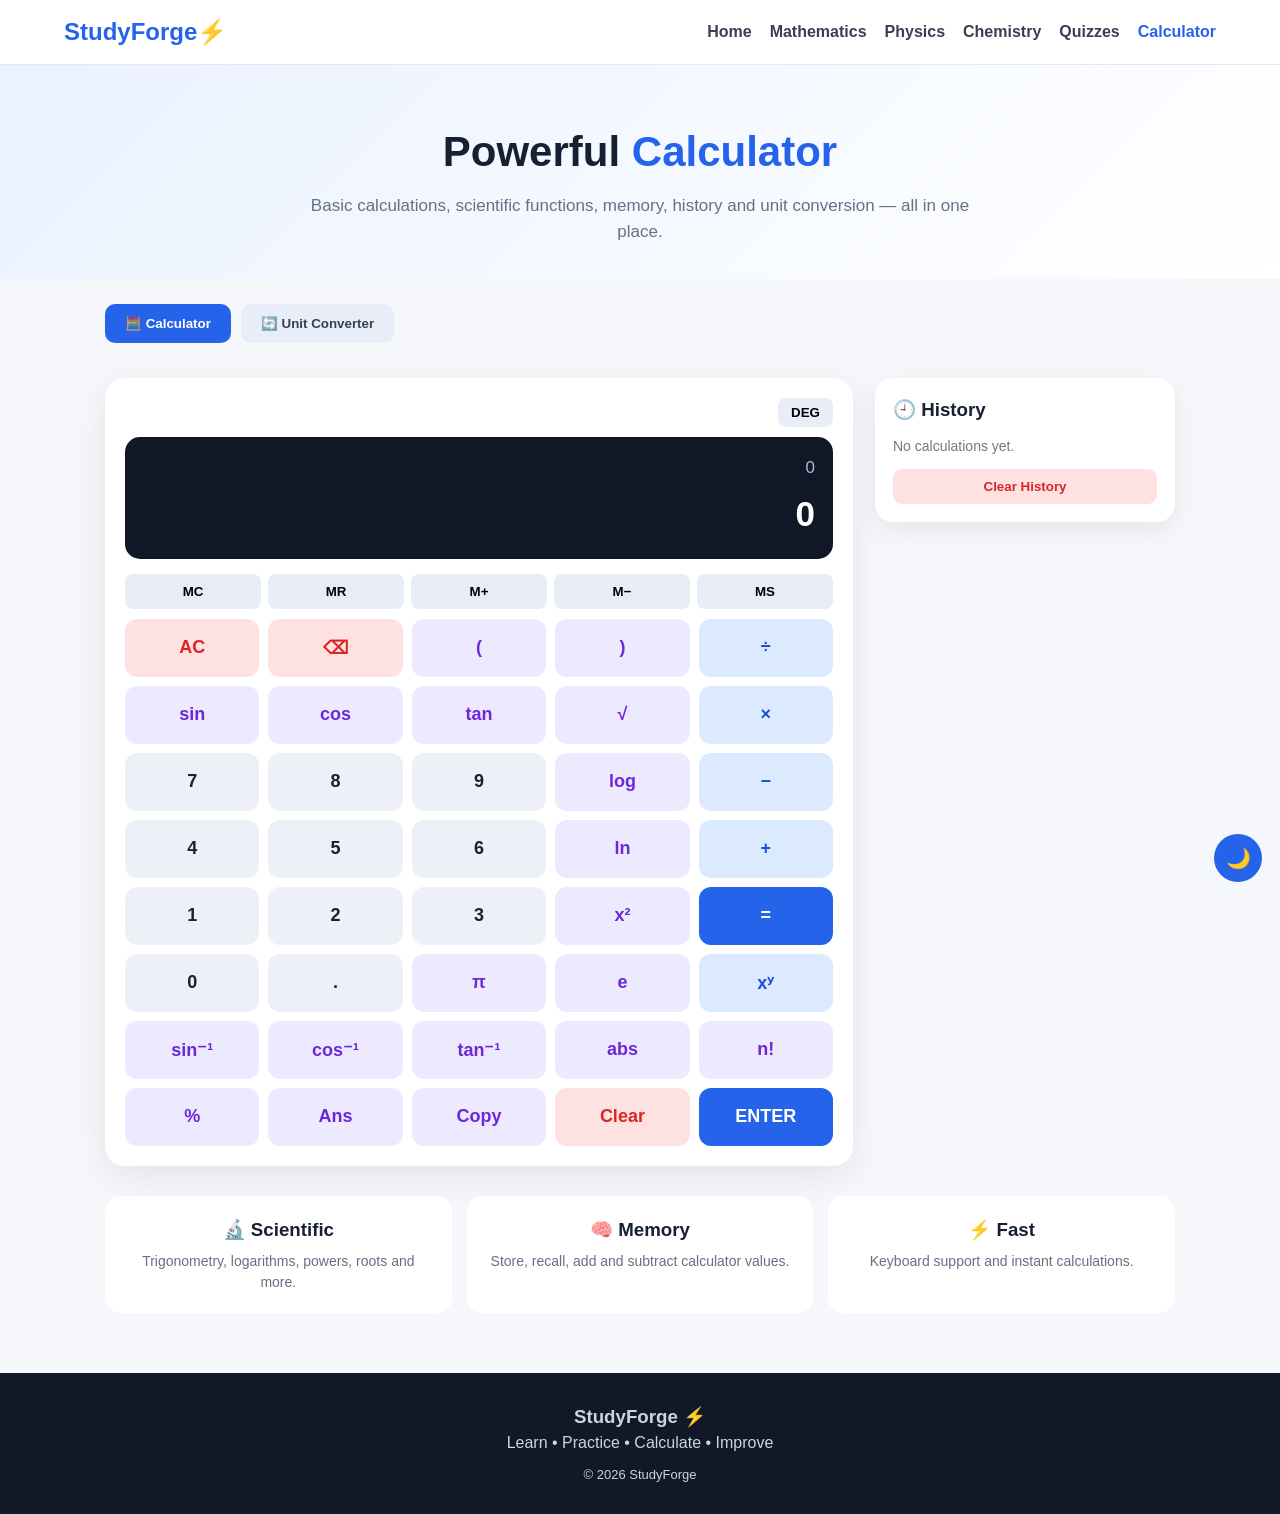
<file: 500-questions.html>
<!DOCTYPE html>
<html lang="en">
<head>
<meta charset="UTF-8">
<meta name="viewport" content="width=device-width, initial-scale=1.0">

<title>StudyForge — Powerful Calculator</title>

<meta name="description"
content="StudyForge powerful calculator with basic, scientific, percentage, memory, history and unit conversion tools.">

<style>
*{
    margin:0;
    padding:0;
    box-sizing:border-box;
}

html{
    scroll-behavior:smooth;
}

body{
    font-family:Arial, sans-serif;
    background:#f5f7fb;
    color:#172033;
    line-height:1.5;
    transition:.3s;
}

body.dark{
    background:#101522;
    color:#f2f5ff;
}

/* NAVBAR */

.navbar{
    position:sticky;
    top:0;
    z-index:1000;
    background:#ffffff;
    border-bottom:1px solid #e5e8ef;
    padding:14px 5%;
    display:flex;
    align-items:center;
    justify-content:space-between;
}

.dark .navbar{
    background:#171d2b;
    border-color:#293246;
}

.logo{
    font-size:24px;
    font-weight:800;
    color:#2563eb;
}

.logo span{
    color:#111827;
}

.dark .logo span{
    color:#fff;
}

.nav-links{
    display:flex;
    gap:18px;
    align-items:center;
}

.nav-links a{
    text-decoration:none;
    color:#374151;
    font-weight:600;
}

.dark .nav-links a{
    color:#e5e7eb;
}

.nav-links a:hover,
.nav-links a.active{
    color:#2563eb;
}

.menu-btn{
    display:none;
    font-size:25px;
    cursor:pointer;
}

/* HERO */

.hero{
    padding:55px 20px 35px;
    text-align:center;
    background:linear-gradient(135deg,#eaf2ff,#ffffff);
}

.dark .hero{
    background:linear-gradient(135deg,#17213a,#101522);
}

.hero h1{
    font-size:42px;
    margin-bottom:10px;
}

.hero h1 span{
    color:#2563eb;
}

.hero p{
    max-width:700px;
    margin:auto;
    color:#667085;
    font-size:17px;
}

.dark .hero p{
    color:#b9c1d1;
}

/* TABS */

.tabs{
    max-width:1100px;
    margin:25px auto;
    padding:0 15px;
    display:flex;
    gap:10px;
    flex-wrap:wrap;
}

.tab{
    border:0;
    background:#e8edf7;
    padding:12px 20px;
    border-radius:10px;
    cursor:pointer;
    font-weight:700;
    color:#334155;
}

.dark .tab{
    background:#222b3d;
    color:#e8edf7;
}

.tab.active{
    background:#2563eb;
    color:white;
}

/* MAIN */

.container{
    max-width:1100px;
    margin:auto;
    padding:10px 15px 60px;
}

.section{
    display:none;
}

.section.active{
    display:block;
}

/* CALCULATOR */

.calculator-layout{
    display:grid;
    grid-template-columns:1fr 300px;
    gap:22px;
}

.calculator{
    background:#fff;
    border-radius:20px;
    padding:20px;
    box-shadow:0 10px 35px rgba(0,0,0,.08);
}

.dark .calculator{
    background:#171d2b;
    box-shadow:0 10px 35px rgba(0,0,0,.25);
}

.display-box{
    background:#101827;
    border-radius:15px;
    padding:18px;
    margin-bottom:15px;
    color:white;
    overflow:hidden;
}

.expression{
    min-height:28px;
    text-align:right;
    color:#aeb9cc;
    font-size:17px;
    overflow-x:auto;
    white-space:nowrap;
}

.result{
    text-align:right;
    font-size:35px;
    font-weight:800;
    margin-top:5px;
    overflow-x:auto;
    white-space:nowrap;
}

.memory-row{
    display:grid;
    grid-template-columns:repeat(5,1fr);
    gap:7px;
    margin-bottom:10px;
}

.memory-row button{
    padding:10px 5px;
    border:0;
    border-radius:8px;
    background:#e8edf5;
    cursor:pointer;
    font-weight:bold;
}

.dark .memory-row button{
    background:#283247;
    color:white;
}

.keypad{
    display:grid;
    grid-template-columns:repeat(5,1fr);
    gap:9px;
}

.key{
    min-height:58px;
    border:0;
    border-radius:12px;
    font-size:18px;
    font-weight:700;
    cursor:pointer;
    background:#edf1f7;
    color:#182235;
    transition:.12s;
}

.dark .key{
    background:#252e40;
    color:#f5f7ff;
}

.key:hover{
    transform:translateY(-2px);
}

.key.operator{
    background:#dbeafe;
    color:#1d4ed8;
}

.key.equal{
    background:#2563eb;
    color:white;
}

.key.danger{
    background:#fee2e2;
    color:#dc2626;
}

.key.function{
    background:#ede9fe;
    color:#6d28d9;
}

.dark .key.operator{
    background:#20385f;
}

.dark .key.function{
    background:#34255c;
}

/* DEG */

.angle-box{
    display:flex;
    justify-content:flex-end;
    margin-bottom:10px;
}

.angle-box button{
    border:0;
    padding:7px 13px;
    border-radius:8px;
    cursor:pointer;
    font-weight:bold;
    background:#e8edf7;
}

.dark .angle-box button{
    background:#283247;
    color:white;
}

/* HISTORY */

.side-card{
    background:#fff;
    border-radius:18px;
    padding:18px;
    box-shadow:0 8px 25px rgba(0,0,0,.07);
    height:max-content;
}

.dark .side-card{
    background:#171d2b;
}

.side-card h3{
    margin-bottom:12px;
}

.history-list{
    max-height:450px;
    overflow-y:auto;
}

.history-item{
    padding:11px;
    border-bottom:1px solid #e5e7eb;
    cursor:pointer;
}

.dark .history-item{
    border-color:#30394b;
}

.history-item:hover{
    background:#f1f5f9;
}

.dark .history-item:hover{
    background:#222b3d;
}

.history-expression{
    font-size:13px;
    color:#667085;
}

.history-answer{
    font-weight:bold;
    margin-top:3px;
}

.clear-history{
    margin-top:12px;
    width:100%;
    border:0;
    padding:10px;
    border-radius:9px;
    cursor:pointer;
    background:#fee2e2;
    color:#dc2626;
    font-weight:bold;
}

/* CONVERTER */

.converter{
    background:#fff;
    padding:25px;
    border-radius:20px;
    box-shadow:0 8px 30px rgba(0,0,0,.07);
}

.dark .converter{
    background:#171d2b;
}

.converter-grid{
    display:grid;
    grid-template-columns:repeat(2,1fr);
    gap:15px;
}

.field{
    margin-bottom:15px;
}

.field label{
    display:block;
    font-weight:bold;
    margin-bottom:7px;
}

.field input,
.field select{
    width:100%;
    padding:13px;
    border:1px solid #d6dce7;
    border-radius:9px;
    font-size:16px;
    outline:none;
    background:white;
}

.dark .field input,
.dark .field select{
    background:#222b3d;
    color:white;
    border-color:#39445a;
}

.convert-btn{
    width:100%;
    padding:14px;
    border:0;
    border-radius:10px;
    background:#2563eb;
    color:white;
    font-size:17px;
    font-weight:bold;
    cursor:pointer;
}

.converter-result{
    margin-top:20px;
    padding:18px;
    border-radius:12px;
    background:#eff6ff;
    color:#1d4ed8;
    font-size:22px;
    font-weight:bold;
    text-align:center;
}

.dark .converter-result{
    background:#172d50;
    color:#93c5fd;
}

/* FEATURES */

.features{
    display:grid;
    grid-template-columns:repeat(3,1fr);
    gap:15px;
    margin-top:30px;
}

.feature{
    background:#fff;
    padding:20px;
    border-radius:15px;
    text-align:center;
}

.dark .feature{
    background:#171d2b;
}

.feature h3{
    margin-bottom:7px;
}

.feature p{
    color:#667085;
    font-size:14px;
}

.dark .feature p{
    color:#b9c1d1;
}

/* FOOTER */

footer{
    text-align:center;
    padding:30px 15px;
    background:#111827;
    color:#cbd5e1;
}

.theme-btn{
    position:fixed;
    right:18px;
    bottom:18px;
    width:48px;
    height:48px;
    border:0;
    border-radius:50%;
    background:#2563eb;
    color:white;
    font-size:20px;
    cursor:pointer;
    z-index:500;
}

/* MOBILE */

@media(max-width:850px){

    .calculator-layout{
        grid-template-columns:1fr;
    }

    .nav-links{
        display:none;
        position:absolute;
        top:65px;
        left:0;
        width:100%;
        background:white;
        padding:15px;
        flex-direction:column;
        border-bottom:1px solid #ddd;
    }

    .dark .nav-links{
        background:#171d2b;
        border-color:#293246;
    }

    .nav-links.show{
        display:flex;
    }

    .menu-btn{
        display:block;
    }

    .hero h1{
        font-size:32px;
    }

    .features{
        grid-template-columns:1fr;
    }
}

@media(max-width:550px){

    .calculator{
        padding:12px;
    }

    .keypad{
        gap:6px;
    }

    .key{
        min-height:52px;
        font-size:16px;
    }

    .result{
        font-size:29px;
    }

    .memory-row{
        gap:5px;
    }

    .memory-row button{
        font-size:12px;
    }

    .converter-grid{
        grid-template-columns:1fr;
    }
}
</style>
</head>

<body>

<!-- NAVBAR -->

<nav class="navbar">

    <div class="logo">
        StudyForge<span>⚡</span>
    </div>

    <div class="menu-btn" onclick="toggleMenu()">☰</div>

    <div class="nav-links" id="navLinks">
        <a href="index.html">Home</a>
        <a href="mathematics.html">Mathematics</a>
        <a href="physics.html">Physics</a>
        <a href="chemistry.html">Chemistry</a>
        <a href="quizzes.html">Quizzes</a>
        <a href="calculator.html" class="active">Calculator</a>
    </div>

</nav>


<!-- HERO -->

<section class="hero">

    <h1>Powerful <span>Calculator</span></h1>

    <p>
        Basic calculations, scientific functions, memory,
        history and unit conversion — all in one place.
    </p>

</section>


<!-- TABS -->

<div class="tabs">

    <button class="tab active" onclick="openTab('calculatorSection',this)">
        🧮 Calculator
    </button>

    <button class="tab" onclick="openTab('converterSection',this)">
        🔄 Unit Converter
    </button>

</div>


<div class="container">

<!-- CALCULATOR SECTION -->

<section id="calculatorSection" class="section active">

<div class="calculator-layout">

<div class="calculator">

    <div class="angle-box">
        <button id="angleBtn" onclick="toggleAngle()">DEG</button>
    </div>

    <div class="display-box">

        <div class="expression" id="expression">
            0
        </div>

        <div class="result" id="result">
            0
        </div>

    </div>


    <!-- MEMORY -->

    <div class="memory-row">

        <button onclick="memoryClear()">MC</button>
        <button onclick="memoryRecall()">MR</button>
        <button onclick="memoryAdd()">M+</button>
        <button onclick="memorySubtract()">M−</button>
        <button onclick="memoryStore()">MS</button>

    </div>


    <!-- KEYPAD -->

    <div class="keypad">

        <button class="key danger" onclick="clearAll()">AC</button>
        <button class="key danger" onclick="backspace()">⌫</button>
        <button class="key function" onclick="insert('(')">(</button>
        <button class="key function" onclick="insert(')')">)</button>
        <button class="key operator" onclick="insert('/')">÷</button>


        <button class="key function" onclick="insert('sin(')">sin</button>
        <button class="key function" onclick="insert('cos(')">cos</button>
        <button class="key function" onclick="insert('tan(')">tan</button>
        <button class="key function" onclick="insert('sqrt(')">√</button>
        <button class="key operator" onclick="insert('*')">×</button>


        <button class="key" onclick="insert('7')">7</button>
        <button class="key" onclick="insert('8')">8</button>
        <button class="key" onclick="insert('9')">9</button>
        <button class="key function" onclick="insert('log(')">log</button>
        <button class="key operator" onclick="insert('-')">−</button>


        <button class="key" onclick="insert('4')">4</button>
        <button class="key" onclick="insert('5')">5</button>
        <button class="key" onclick="insert('6')">6</button>
        <button class="key function" onclick="insert('ln(')">ln</button>
        <button class="key operator" onclick="insert('+')">+</button>


        <button class="key" onclick="insert('1')">1</button>
        <button class="key" onclick="insert('2')">2</button>
        <button class="key" onclick="insert('3')">3</button>
        <button class="key function" onclick="squareCurrent()">x²</button>
        <button class="key equal" onclick="calculate()">=</button>


        <button class="key" onclick="insert('0')">0</button>
        <button class="key" onclick="insert('.')">.</button>
        <button class="key function" onclick="insert('π')">π</button>
        <button class="key function" onclick="insert('e')">e</button>
        <button class="key operator" onclick="insert('^')">xʸ</button>


        <button class="key function" onclick="insert('asin(')">sin⁻¹</button>
        <button class="key function" onclick="insert('acos(')">cos⁻¹</button>
        <button class="key function" onclick="insert('atan(')">tan⁻¹</button>
        <button class="key function" onclick="insert('abs(')">abs</button>
        <button class="key function" onclick="factorial()">n!</button>


        <button class="key function" onclick="insert('%')">%</button>
        <button class="key function" onclick="insert('Ans')">Ans</button>
        <button class="key function" onclick="copyResult()">Copy</button>
        <button class="key danger" onclick="clearAll()">Clear</button>
        <button class="key equal" onclick="calculate()">ENTER</button>

    </div>

</div>


<!-- HISTORY -->

<div class="side-card">

    <h3>🕘 History</h3>

    <div class="history-list" id="historyList">
        <p style="color:#777;font-size:14px;">
            No calculations yet.
        </p>
    </div>

    <button class="clear-history" onclick="clearHistory()">
        Clear History
    </button>

</div>

</div>


<!-- FEATURES -->

<div class="features">

    <div class="feature">
        <h3>🔬 Scientific</h3>
        <p>Trigonometry, logarithms, powers, roots and more.</p>
    </div>

    <div class="feature">
        <h3>🧠 Memory</h3>
        <p>Store, recall, add and subtract calculator values.</p>
    </div>

    <div class="feature">
        <h3>⚡ Fast</h3>
        <p>Keyboard support and instant calculations.</p>
    </div>

</div>

</section>


<!-- CONVERTER -->

<section id="converterSection" class="section">

<div class="converter">

    <h2 style="margin-bottom:20px;">
        🔄 Unit Converter
    </h2>

    <div class="converter-grid">

        <div class="field">

            <label>Category</label>

            <select id="category" onchange="updateUnits()">

                <option value="length">Length</option>
                <option value="mass">Mass</option>
                <option value="temperature">Temperature</option>
                <option value="time">Time</option>

            </select>

        </div>


        <div class="field">

            <label>Value</label>

            <input
                type="number"
                id="convertValue"
                placeholder="Enter value"
                value="1"
            >

        </div>


        <div class="field">

            <label>From</label>

            <select id="fromUnit"></select>

        </div>


        <div class="field">

            <label>To</label>

            <select id="toUnit"></select>

        </div>

    </div>


    <button class="convert-btn" onclick="convertUnit()">
        Convert
    </button>


    <div class="converter-result" id="converterResult">
        Result will appear here
    </div>

</div>

</section>

</div>


<!-- FOOTER -->

<footer>

    <h3>StudyForge ⚡</h3>

    <p>
        Learn • Practice • Calculate • Improve
    </p>

    <p style="margin-top:10px;font-size:13px;">
        © 2026 StudyForge
    </p>

</footer>


<!-- DARK MODE -->

<button class="theme-btn" onclick="toggleTheme()" title="Toggle Theme">
    🌙
</button>


<script>

/* =========================
   GLOBAL VARIABLES
========================= */

let currentInput = "";
let lastAnswer = 0;
let memory = 0;
let angleMode = "DEG";


/* =========================
   NAV MENU
========================= */

function toggleMenu(){

    document
        .getElementById("navLinks")
        .classList.toggle("show");

}


/* =========================
   TABS
========================= */

function openTab(id,button){

    document.querySelectorAll(".section")
        .forEach(section=>{
            section.classList.remove("active");
        });

    document.getElementById(id)
        .classList.add("active");

    document.querySelectorAll(".tab")
        .forEach(tab=>{
            tab.classList.remove("active");
        });

    button.classList.add("active");

}


/* =========================
   DISPLAY
========================= */

function updateDisplay(){

    document.getElementById("expression")
        .textContent = currentInput || "0";

}


/* =========================
   INSERT
========================= */

function insert(value){

    if(currentInput === "Error"){
        currentInput = "";
    }

    currentInput += value;

    updateDisplay();

}


/* =========================
   CLEAR
========================= */

function clearAll(){

    currentInput = "";

    document.getElementById("expression")
        .textContent = "0";

    document.getElementById("result")
        .textContent = "0";

}


/* =========================
   BACKSPACE
========================= */

function backspace(){

    currentInput =
        currentInput.slice(0,-1);

    updateDisplay();

}


/* =========================
   FACTORIAL
========================= */

function factorial(){

    if(!currentInput) return;

    let value = calculateExpression(
        currentInput
    );

    if(!Number.isInteger(value) || value < 0 || value > 170){

        showError();

        return;

    }

    let result = 1;

    for(let i=2;i<=value;i++){
        result *= i;
    }

    currentInput = String(result);

    document.getElementById("result")
        .textContent = formatNumber(result);

    updateDisplay();

}


/* =========================
   SQUARE
========================= */

function squareCurrent(){

    if(!currentInput) return;

    currentInput = "(" + currentInput + ")^2";

    updateDisplay();

}


/* =========================
   CALCULATE
========================= */

function calculate(){

    if(!currentInput) return;

    try{

        let answer =
            calculateExpression(currentInput);

        if(!Number.isFinite(answer)){
            throw new Error();
        }

        lastAnswer = answer;

        document.getElementById("result")
            .textContent =
            formatNumber(answer);

        addHistory(
            currentInput,
            answer
        );

    }
    catch(error){

        showError();

    }

}


/* =========================
   SAFE EXPRESSION ENGINE
========================= */

function calculateExpression(expression){

    let exp = expression;

    exp = exp
        .replace(/π/g,"Math.PI")
        .replace(/\bAns\b/g,"("+lastAnswer+")")
        .replace(/\be\b/g,"Math.E");

    exp = exp.replace(/\^/g,"**");

    exp = exp.replace(
        /sqrt\(/g,
        "Math.sqrt("
    );

    exp = exp.replace(
        /abs\(/g,
        "Math.abs("
    );

    exp = exp.replace(
        /log\(/g,
        "Math.log10("
    );

    exp = exp.replace(
        /ln\(/g,
        "Math.log("
    );

    exp = exp.replace(
        /sin\(/g,
        "SIN("
    );

    exp = exp.replace(
        /cos\(/g,
        "COS("
    );

    exp = exp.replace(
        /tan\(/g,
        "TAN("
    );

    exp = exp.replace(
        /asin\(/g,
        "ASIN("
    );

    exp = exp.replace(
        /acos\(/g,
        "ACOS("
    );

    exp = exp.replace(
        /atan\(/g,
        "ATAN("
    );

    /*
       Percentage:
       50% = 0.5
    */

    exp = exp.replace(
        /(\d+(?:\.\d+)?)%/g,
        "($1/100)"
    );

    /*
       Only allow calculator characters
    */

    if(!/^[0-9+\-*/().,\sA-Za-z_*]+$/.test(exp)){
        throw new Error();
    }

    /*
       Prevent dangerous JavaScript words.
    */

    const allowed =
        /^(Math\.PI|Math\.E|Math\.sqrt|Math\.abs|Math\.log10|Math\.log|SIN|COS|TAN|ASIN|ACOS|ATAN|[0-9+\-*/().,\s]+)*$/;

    /*
       Controlled Function environment.
    */

    const SIN = function(x){

        return Math.sin(
            angleMode === "DEG"
            ? x * Math.PI / 180
            : x
        );

    };

    const COS = function(x){

        return Math.cos(
            angleMode === "DEG"
            ? x * Math.PI / 180
            : x
        );

    };

    const TAN = function(x){

        return Math.tan(
            angleMode === "DEG"
            ? x * Math.PI / 180
            : x
        );

    };

    const ASIN = function(x){

        let r = Math.asin(x);

        return angleMode === "DEG"
            ? r * 180 / Math.PI
            : r;

    };

    const ACOS = function(x){

        let r = Math.acos(x);

        return angleMode === "DEG"
            ? r * 180 / Math.PI
            : r;

    };

    const ATAN = function(x){

        let r = Math.atan(x);

        return angleMode === "DEG"
            ? r * 180 / Math.PI
            : r;

    };

    /*
       Final validation.
    */

    if(/[;{}[\]'"`=<>?:&_]/.test(exp)){
        throw new Error();
    }

    return Function(
        "SIN",
        "COS",
        "TAN",
        "ASIN",
        "ACOS",
        "ATAN",
        '"use strict"; return (' + exp + ')'
    )(
        SIN,
        COS,
        TAN,
        ASIN,
        ACOS,
        ATAN
    );

}


/* =========================
   FORMAT NUMBER
========================= */

function formatNumber(number){

    if(
        Math.abs(number) >= 1e12 ||
        (Math.abs(number) < 1e-8 && number !== 0)
    ){

        return number.toExponential(8);

    }

    return Number(
        number.toFixed(10)
    ).toLocaleString(
        "en-IN"
    );

}


/* =========================
   ERROR
========================= */

function showError(){

    document.getElementById("result")
        .textContent = "Error";

}


/* =========================
   HISTORY
========================= */

function addHistory(expression,answer){

    let history =
        JSON.parse(
            localStorage.getItem(
                "studyforgeCalculatorHistory"
            ) || "[]"
        );

    history.unshift({
        expression:expression,
        answer:answer
    });

    history =
        history.slice(0,30);

    localStorage.setItem(
        "studyforgeCalculatorHistory",
        JSON.stringify(history)
    );

    renderHistory();

}


function renderHistory(){

    let history =
        JSON.parse(
            localStorage.getItem(
                "studyforgeCalculatorHistory"
            ) || "[]"
        );

    const list =
        document.getElementById("historyList");

    if(history.length === 0){

        list.innerHTML =
            '<p style="color:#777;font-size:14px;">No calculations yet.</p>';

        return;

    }

    list.innerHTML =
        history.map((item,index)=>`

            <div class="history-item"
                 onclick="useHistory(${index})">

                <div class="history-expression">
                    ${escapeHTML(item.expression)}
                </div>

                <div class="history-answer">
                    = ${formatNumber(item.answer)}
                </div>

            </div>

        `).join("");

}


function useHistory(index){

    let history =
        JSON.parse(
            localStorage.getItem(
                "studyforgeCalculatorHistory"
            ) || "[]"
        );

    if(history[index]){

        currentInput =
            String(history[index].answer);

        updateDisplay();

        document.getElementById("result")
            .textContent =
            formatNumber(
                history[index].answer
            );

    }

}


function clearHistory(){

    localStorage.removeItem(
        "studyforgeCalculatorHistory"
    );

    renderHistory();

}


/* =========================
   HTML ESCAPE
========================= */

function escapeHTML(text){

    return text
        .replace(/&/g,"&amp;")
        .replace(/</g,"&lt;")
        .replace(/>/g,"&gt;")
        .replace(/"/g,"&quot;")
        .replace(/'/g,"&#039;");

}


/* =========================
   MEMORY
========================= */

function getCurrentValue(){

    try{

        return calculateExpression(
            currentInput || "0"
        );

    }
    catch{

        return 0;

    }

}


function memoryClear(){

    memory = 0;

}


function memoryRecall(){

    currentInput += String(memory);

    updateDisplay();

}


function memoryAdd(){

    memory += getCurrentValue();

}


function memorySubtract(){

    memory -= getCurrentValue();

}


function memoryStore(){

    memory = getCurrentValue();

}


/* =========================
   ANGLE MODE
========================= */

function toggleAngle(){

    angleMode =
        angleMode === "DEG"
        ? "RAD"
        : "DEG";

    document.getElementById("angleBtn")
        .textContent = angleMode;

}


/* =========================
   COPY
========================= */

function copyResult(){

    const value =
        document.getElementById("result")
        .textContent;

    if(
        navigator.clipboard &&
        value !== "Error"
    ){

        navigator.clipboard.writeText(value);

    }

}


/* =========================
   KEYBOARD
========================= */

document.addEventListener(
    "keydown",
    function(event){

        let key = event.key;

        if(
            /[0-9+\-*/().]/.test(key)
        ){

            insert(key);

        }

        else if(key === "Enter"){

            event.preventDefault();

            calculate();

        }

        else if(key === "Backspace"){

            backspace();

        }

        else if(key === "Escape"){

            clearAll();

        }

        else if(key === "^"){

            insert("^");

        }

    }
);


/* =========================
   UNIT CONVERTER
========================= */

const units = {

    length:{
        meter:1,
        kilometer:1000,
        centimeter:0.01,
        millimeter:0.001,
        mile:1609.344,
        yard:0.9144,
        foot:0.3048,
        inch:0.0254
    },

    mass:{
        kilogram:1,
        gram:0.001,
        milligram:0.000001,
        tonne:1000,
        pound:0.45359237,
        ounce:0.028349523125
    },

    time:{
        second:1,
        minute:60,
        hour:3600,
        day:86400,
        week:604800
    },

    temperature:{
        celsius:"c",
        fahrenheit:"f",
        kelvin:"k"
    }

};


function updateUnits(){

    const category =
        document.getElementById(
            "category"
        ).value;

    const from =
        document.getElementById(
            "fromUnit"
        );

    const to =
        document.getElementById(
            "toUnit"
        );

    from.innerHTML = "";
    to.innerHTML = "";

    Object.keys(
        units[category]
    ).forEach(unit=>{

        from.innerHTML +=
            `<option value="${unit}">
                ${capitalize(unit)}
            </option>`;

        to.innerHTML +=
            `<option value="${unit}">
                ${capitalize(unit)}
            </option>`;

    });

}


function capitalize(text){

    return text.charAt(0).toUpperCase()
        + text.slice(1);

}


function convertUnit(){

    const category =
        document.getElementById(
            "category"
        ).value;

    const value =
        Number(
            document.getElementById(
                "convertValue"
            ).value
        );

    const from =
        document.getElementById(
            "fromUnit"
        ).value;

    const to =
        document.getElementById(
            "toUnit"
        ).value;

    if(!Number.isFinite(value)){

        document.getElementById(
            "converterResult"
        ).textContent =
            "Enter a valid number.";

        return;

    }


    let result;


    if(category === "temperature"){

        let celsius;

        if(from === "celsius"){
            celsius = value;
        }

        else if(from === "fahrenheit"){
            celsius =
                (value - 32) * 5 / 9;
        }

        else{
            celsius =
                value - 273.15;
        }


        if(to === "celsius"){
            result = celsius;
        }

        else if(to === "fahrenheit"){
            result =
                celsius * 9 / 5 + 32;
        }

        else{
            result =
                celsius + 273.15;
        }

    }

    else{

        let baseValue =
            value * units[category][from];

        result =
            baseValue /
            units[category][to];

    }


    document.getElementById(
        "converterResult"
    ).textContent =
        formatNumber(result) +
        " " +
        capitalize(to);

}


/* =========================
   DARK MODE
========================= */

function toggleTheme(){

    document.body.classList.toggle("dark");

    const dark =
        document.body.classList.contains(
            "dark"
        );

    localStorage.setItem(
        "studyforgeTheme",
        dark ? "dark" : "light"
    );

    document.querySelector(
        ".theme-btn"
    ).textContent =
        dark ? "☀️" : "🌙";

}


function loadTheme(){

    const theme =
        localStorage.getItem(
            "studyforgeTheme"
        );

    if(theme === "dark"){

        document.body.classList.add("dark");

        document.querySelector(
            ".theme-btn"
        ).textContent = "☀️";

    }

}


/* =========================
   START
========================= */

loadTheme();

renderHistory();

updateUnits();

</script>

</body>
</html>
</file>
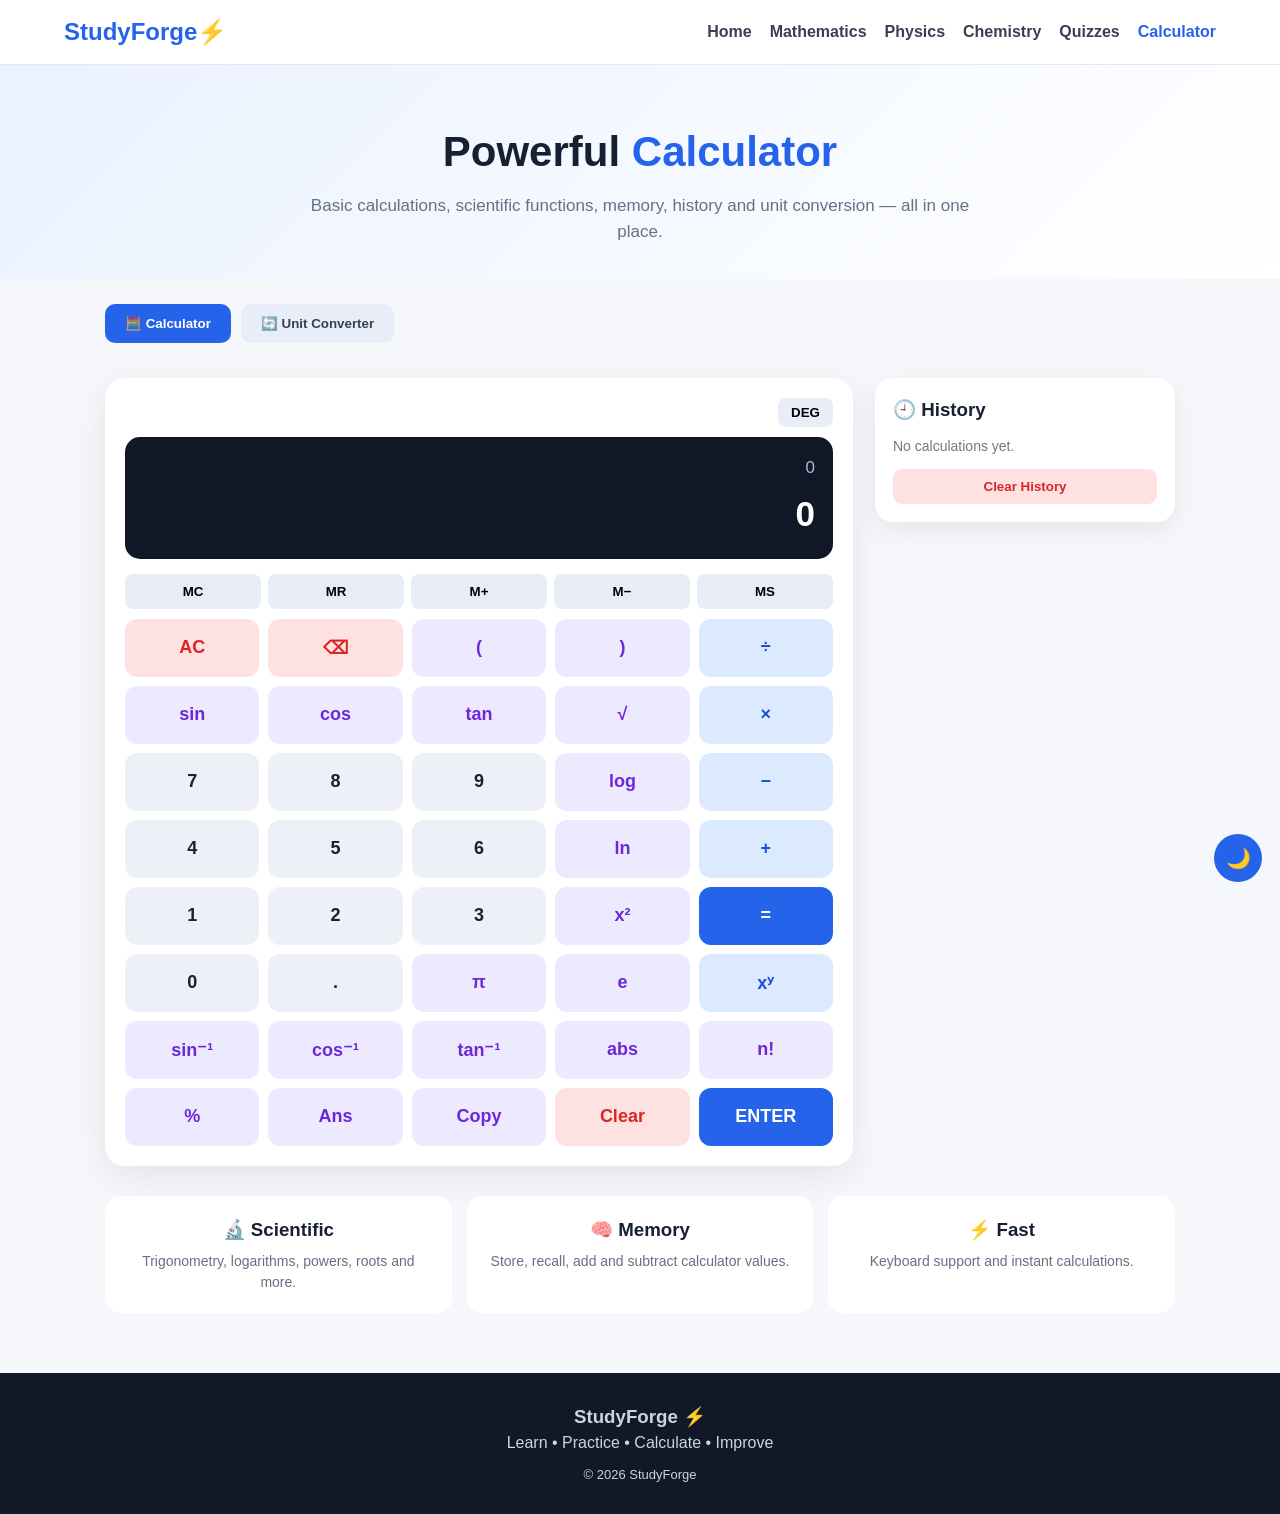
<file: calculator.html>
<!DOCTYPE html>
<html lang="en">
<head>
<meta charset="UTF-8">
<meta name="viewport" content="width=device-width, initial-scale=1.0">

<title>StudyForge — Powerful Calculator</title>

<meta name="description"
content="StudyForge powerful calculator with basic, scientific, percentage, memory, history and unit conversion tools.">

<style>
*{
    margin:0;
    padding:0;
    box-sizing:border-box;
}

html{
    scroll-behavior:smooth;
}

body{
    font-family:Arial, sans-serif;
    background:#f5f7fb;
    color:#172033;
    line-height:1.5;
    transition:.3s;
}

body.dark{
    background:#101522;
    color:#f2f5ff;
}

/* NAVBAR */

.navbar{
    position:sticky;
    top:0;
    z-index:1000;
    background:#ffffff;
    border-bottom:1px solid #e5e8ef;
    padding:14px 5%;
    display:flex;
    align-items:center;
    justify-content:space-between;
}

.dark .navbar{
    background:#171d2b;
    border-color:#293246;
}

.logo{
    font-size:24px;
    font-weight:800;
    color:#2563eb;
}

.logo span{
    color:#111827;
}

.dark .logo span{
    color:#fff;
}

.nav-links{
    display:flex;
    gap:18px;
    align-items:center;
}

.nav-links a{
    text-decoration:none;
    color:#374151;
    font-weight:600;
}

.dark .nav-links a{
    color:#e5e7eb;
}

.nav-links a:hover,
.nav-links a.active{
    color:#2563eb;
}

.menu-btn{
    display:none;
    font-size:25px;
    cursor:pointer;
}

/* HERO */

.hero{
    padding:55px 20px 35px;
    text-align:center;
    background:linear-gradient(135deg,#eaf2ff,#ffffff);
}

.dark .hero{
    background:linear-gradient(135deg,#17213a,#101522);
}

.hero h1{
    font-size:42px;
    margin-bottom:10px;
}

.hero h1 span{
    color:#2563eb;
}

.hero p{
    max-width:700px;
    margin:auto;
    color:#667085;
    font-size:17px;
}

.dark .hero p{
    color:#b9c1d1;
}

/* TABS */

.tabs{
    max-width:1100px;
    margin:25px auto;
    padding:0 15px;
    display:flex;
    gap:10px;
    flex-wrap:wrap;
}

.tab{
    border:0;
    background:#e8edf7;
    padding:12px 20px;
    border-radius:10px;
    cursor:pointer;
    font-weight:700;
    color:#334155;
}

.dark .tab{
    background:#222b3d;
    color:#e8edf7;
}

.tab.active{
    background:#2563eb;
    color:white;
}

/* MAIN */

.container{
    max-width:1100px;
    margin:auto;
    padding:10px 15px 60px;
}

.section{
    display:none;
}

.section.active{
    display:block;
}

/* CALCULATOR */

.calculator-layout{
    display:grid;
    grid-template-columns:1fr 300px;
    gap:22px;
}

.calculator{
    background:#fff;
    border-radius:20px;
    padding:20px;
    box-shadow:0 10px 35px rgba(0,0,0,.08);
}

.dark .calculator{
    background:#171d2b;
    box-shadow:0 10px 35px rgba(0,0,0,.25);
}

.display-box{
    background:#101827;
    border-radius:15px;
    padding:18px;
    margin-bottom:15px;
    color:white;
    overflow:hidden;
}

.expression{
    min-height:28px;
    text-align:right;
    color:#aeb9cc;
    font-size:17px;
    overflow-x:auto;
    white-space:nowrap;
}

.result{
    text-align:right;
    font-size:35px;
    font-weight:800;
    margin-top:5px;
    overflow-x:auto;
    white-space:nowrap;
}

.memory-row{
    display:grid;
    grid-template-columns:repeat(5,1fr);
    gap:7px;
    margin-bottom:10px;
}

.memory-row button{
    padding:10px 5px;
    border:0;
    border-radius:8px;
    background:#e8edf5;
    cursor:pointer;
    font-weight:bold;
}

.dark .memory-row button{
    background:#283247;
    color:white;
}

.keypad{
    display:grid;
    grid-template-columns:repeat(5,1fr);
    gap:9px;
}

.key{
    min-height:58px;
    border:0;
    border-radius:12px;
    font-size:18px;
    font-weight:700;
    cursor:pointer;
    background:#edf1f7;
    color:#182235;
    transition:.12s;
}

.dark .key{
    background:#252e40;
    color:#f5f7ff;
}

.key:hover{
    transform:translateY(-2px);
}

.key.operator{
    background:#dbeafe;
    color:#1d4ed8;
}

.key.equal{
    background:#2563eb;
    color:white;
}

.key.danger{
    background:#fee2e2;
    color:#dc2626;
}

.key.function{
    background:#ede9fe;
    color:#6d28d9;
}

.dark .key.operator{
    background:#20385f;
}

.dark .key.function{
    background:#34255c;
}

/* DEG */

.angle-box{
    display:flex;
    justify-content:flex-end;
    margin-bottom:10px;
}

.angle-box button{
    border:0;
    padding:7px 13px;
    border-radius:8px;
    cursor:pointer;
    font-weight:bold;
    background:#e8edf7;
}

.dark .angle-box button{
    background:#283247;
    color:white;
}

/* HISTORY */

.side-card{
    background:#fff;
    border-radius:18px;
    padding:18px;
    box-shadow:0 8px 25px rgba(0,0,0,.07);
    height:max-content;
}

.dark .side-card{
    background:#171d2b;
}

.side-card h3{
    margin-bottom:12px;
}

.history-list{
    max-height:450px;
    overflow-y:auto;
}

.history-item{
    padding:11px;
    border-bottom:1px solid #e5e7eb;
    cursor:pointer;
}

.dark .history-item{
    border-color:#30394b;
}

.history-item:hover{
    background:#f1f5f9;
}

.dark .history-item:hover{
    background:#222b3d;
}

.history-expression{
    font-size:13px;
    color:#667085;
}

.history-answer{
    font-weight:bold;
    margin-top:3px;
}

.clear-history{
    margin-top:12px;
    width:100%;
    border:0;
    padding:10px;
    border-radius:9px;
    cursor:pointer;
    background:#fee2e2;
    color:#dc2626;
    font-weight:bold;
}

/* CONVERTER */

.converter{
    background:#fff;
    padding:25px;
    border-radius:20px;
    box-shadow:0 8px 30px rgba(0,0,0,.07);
}

.dark .converter{
    background:#171d2b;
}

.converter-grid{
    display:grid;
    grid-template-columns:repeat(2,1fr);
    gap:15px;
}

.field{
    margin-bottom:15px;
}

.field label{
    display:block;
    font-weight:bold;
    margin-bottom:7px;
}

.field input,
.field select{
    width:100%;
    padding:13px;
    border:1px solid #d6dce7;
    border-radius:9px;
    font-size:16px;
    outline:none;
    background:white;
}

.dark .field input,
.dark .field select{
    background:#222b3d;
    color:white;
    border-color:#39445a;
}

.convert-btn{
    width:100%;
    padding:14px;
    border:0;
    border-radius:10px;
    background:#2563eb;
    color:white;
    font-size:17px;
    font-weight:bold;
    cursor:pointer;
}

.converter-result{
    margin-top:20px;
    padding:18px;
    border-radius:12px;
    background:#eff6ff;
    color:#1d4ed8;
    font-size:22px;
    font-weight:bold;
    text-align:center;
}

.dark .converter-result{
    background:#172d50;
    color:#93c5fd;
}

/* FEATURES */

.features{
    display:grid;
    grid-template-columns:repeat(3,1fr);
    gap:15px;
    margin-top:30px;
}

.feature{
    background:#fff;
    padding:20px;
    border-radius:15px;
    text-align:center;
}

.dark .feature{
    background:#171d2b;
}

.feature h3{
    margin-bottom:7px;
}

.feature p{
    color:#667085;
    font-size:14px;
}

.dark .feature p{
    color:#b9c1d1;
}

/* FOOTER */

footer{
    text-align:center;
    padding:30px 15px;
    background:#111827;
    color:#cbd5e1;
}

.theme-btn{
    position:fixed;
    right:18px;
    bottom:18px;
    width:48px;
    height:48px;
    border:0;
    border-radius:50%;
    background:#2563eb;
    color:white;
    font-size:20px;
    cursor:pointer;
    z-index:500;
}

/* MOBILE */

@media(max-width:850px){

    .calculator-layout{
        grid-template-columns:1fr;
    }

    .nav-links{
        display:none;
        position:absolute;
        top:65px;
        left:0;
        width:100%;
        background:white;
        padding:15px;
        flex-direction:column;
        border-bottom:1px solid #ddd;
    }

    .dark .nav-links{
        background:#171d2b;
        border-color:#293246;
    }

    .nav-links.show{
        display:flex;
    }

    .menu-btn{
        display:block;
    }

    .hero h1{
        font-size:32px;
    }

    .features{
        grid-template-columns:1fr;
    }
}

@media(max-width:550px){

    .calculator{
        padding:12px;
    }

    .keypad{
        gap:6px;
    }

    .key{
        min-height:52px;
        font-size:16px;
    }

    .result{
        font-size:29px;
    }

    .memory-row{
        gap:5px;
    }

    .memory-row button{
        font-size:12px;
    }

    .converter-grid{
        grid-template-columns:1fr;
    }
}
</style>
</head>

<body>

<!-- NAVBAR -->

<nav class="navbar">

    <div class="logo">
        StudyForge<span>⚡</span>
    </div>

    <div class="menu-btn" onclick="toggleMenu()">☰</div>

    <div class="nav-links" id="navLinks">
        <a href="index.html">Home</a>
        <a href="mathematics.html">Mathematics</a>
        <a href="physics.html">Physics</a>
        <a href="chemistry.html">Chemistry</a>
        <a href="quizzes.html">Quizzes</a>
        <a href="calculator.html" class="active">Calculator</a>
    </div>

</nav>


<!-- HERO -->

<section class="hero">

    <h1>Powerful <span>Calculator</span></h1>

    <p>
        Basic calculations, scientific functions, memory,
        history and unit conversion — all in one place.
    </p>

</section>


<!-- TABS -->

<div class="tabs">

    <button class="tab active" onclick="openTab('calculatorSection',this)">
        🧮 Calculator
    </button>

    <button class="tab" onclick="openTab('converterSection',this)">
        🔄 Unit Converter
    </button>

</div>


<div class="container">

<!-- CALCULATOR SECTION -->

<section id="calculatorSection" class="section active">

<div class="calculator-layout">

<div class="calculator">

    <div class="angle-box">
        <button id="angleBtn" onclick="toggleAngle()">DEG</button>
    </div>

    <div class="display-box">

        <div class="expression" id="expression">
            0
        </div>

        <div class="result" id="result">
            0
        </div>

    </div>


    <!-- MEMORY -->

    <div class="memory-row">

        <button onclick="memoryClear()">MC</button>
        <button onclick="memoryRecall()">MR</button>
        <button onclick="memoryAdd()">M+</button>
        <button onclick="memorySubtract()">M−</button>
        <button onclick="memoryStore()">MS</button>

    </div>


    <!-- KEYPAD -->

    <div class="keypad">

        <button class="key danger" onclick="clearAll()">AC</button>
        <button class="key danger" onclick="backspace()">⌫</button>
        <button class="key function" onclick="insert('(')">(</button>
        <button class="key function" onclick="insert(')')">)</button>
        <button class="key operator" onclick="insert('/')">÷</button>


        <button class="key function" onclick="insert('sin(')">sin</button>
        <button class="key function" onclick="insert('cos(')">cos</button>
        <button class="key function" onclick="insert('tan(')">tan</button>
        <button class="key function" onclick="insert('sqrt(')">√</button>
        <button class="key operator" onclick="insert('*')">×</button>


        <button class="key" onclick="insert('7')">7</button>
        <button class="key" onclick="insert('8')">8</button>
        <button class="key" onclick="insert('9')">9</button>
        <button class="key function" onclick="insert('log(')">log</button>
        <button class="key operator" onclick="insert('-')">−</button>


        <button class="key" onclick="insert('4')">4</button>
        <button class="key" onclick="insert('5')">5</button>
        <button class="key" onclick="insert('6')">6</button>
        <button class="key function" onclick="insert('ln(')">ln</button>
        <button class="key operator" onclick="insert('+')">+</button>


        <button class="key" onclick="insert('1')">1</button>
        <button class="key" onclick="insert('2')">2</button>
        <button class="key" onclick="insert('3')">3</button>
        <button class="key function" onclick="squareCurrent()">x²</button>
        <button class="key equal" onclick="calculate()">=</button>


        <button class="key" onclick="insert('0')">0</button>
        <button class="key" onclick="insert('.')">.</button>
        <button class="key function" onclick="insert('π')">π</button>
        <button class="key function" onclick="insert('e')">e</button>
        <button class="key operator" onclick="insert('^')">xʸ</button>


        <button class="key function" onclick="insert('asin(')">sin⁻¹</button>
        <button class="key function" onclick="insert('acos(')">cos⁻¹</button>
        <button class="key function" onclick="insert('atan(')">tan⁻¹</button>
        <button class="key function" onclick="insert('abs(')">abs</button>
        <button class="key function" onclick="factorial()">n!</button>


        <button class="key function" onclick="insert('%')">%</button>
        <button class="key function" onclick="insert('Ans')">Ans</button>
        <button class="key function" onclick="copyResult()">Copy</button>
        <button class="key danger" onclick="clearAll()">Clear</button>
        <button class="key equal" onclick="calculate()">ENTER</button>

    </div>

</div>


<!-- HISTORY -->

<div class="side-card">

    <h3>🕘 History</h3>

    <div class="history-list" id="historyList">
        <p style="color:#777;font-size:14px;">
            No calculations yet.
        </p>
    </div>

    <button class="clear-history" onclick="clearHistory()">
        Clear History
    </button>

</div>

</div>


<!-- FEATURES -->

<div class="features">

    <div class="feature">
        <h3>🔬 Scientific</h3>
        <p>Trigonometry, logarithms, powers, roots and more.</p>
    </div>

    <div class="feature">
        <h3>🧠 Memory</h3>
        <p>Store, recall, add and subtract calculator values.</p>
    </div>

    <div class="feature">
        <h3>⚡ Fast</h3>
        <p>Keyboard support and instant calculations.</p>
    </div>

</div>

</section>


<!-- CONVERTER -->

<section id="converterSection" class="section">

<div class="converter">

    <h2 style="margin-bottom:20px;">
        🔄 Unit Converter
    </h2>

    <div class="converter-grid">

        <div class="field">

            <label>Category</label>

            <select id="category" onchange="updateUnits()">

                <option value="length">Length</option>
                <option value="mass">Mass</option>
                <option value="temperature">Temperature</option>
                <option value="time">Time</option>

            </select>

        </div>


        <div class="field">

            <label>Value</label>

            <input
                type="number"
                id="convertValue"
                placeholder="Enter value"
                value="1"
            >

        </div>


        <div class="field">

            <label>From</label>

            <select id="fromUnit"></select>

        </div>


        <div class="field">

            <label>To</label>

            <select id="toUnit"></select>

        </div>

    </div>


    <button class="convert-btn" onclick="convertUnit()">
        Convert
    </button>


    <div class="converter-result" id="converterResult">
        Result will appear here
    </div>

</div>

</section>

</div>


<!-- FOOTER -->

<footer>

    <h3>StudyForge ⚡</h3>

    <p>
        Learn • Practice • Calculate • Improve
    </p>

    <p style="margin-top:10px;font-size:13px;">
        © 2026 StudyForge
    </p>

</footer>


<!-- DARK MODE -->

<button class="theme-btn" onclick="toggleTheme()" title="Toggle Theme">
    🌙
</button>


<script>

/* =========================
   GLOBAL VARIABLES
========================= */

let currentInput = "";
let lastAnswer = 0;
let memory = 0;
let angleMode = "DEG";


/* =========================
   NAV MENU
========================= */

function toggleMenu(){

    document
        .getElementById("navLinks")
        .classList.toggle("show");

}


/* =========================
   TABS
========================= */

function openTab(id,button){

    document.querySelectorAll(".section")
        .forEach(section=>{
            section.classList.remove("active");
        });

    document.getElementById(id)
        .classList.add("active");

    document.querySelectorAll(".tab")
        .forEach(tab=>{
            tab.classList.remove("active");
        });

    button.classList.add("active");

}


/* =========================
   DISPLAY
========================= */

function updateDisplay(){

    document.getElementById("expression")
        .textContent = currentInput || "0";

}


/* =========================
   INSERT
========================= */

function insert(value){

    if(currentInput === "Error"){
        currentInput = "";
    }

    currentInput += value;

    updateDisplay();

}


/* =========================
   CLEAR
========================= */

function clearAll(){

    currentInput = "";

    document.getElementById("expression")
        .textContent = "0";

    document.getElementById("result")
        .textContent = "0";

}


/* =========================
   BACKSPACE
========================= */

function backspace(){

    currentInput =
        currentInput.slice(0,-1);

    updateDisplay();

}


/* =========================
   FACTORIAL
========================= */

function factorial(){

    if(!currentInput) return;

    let value = calculateExpression(
        currentInput
    );

    if(!Number.isInteger(value) || value < 0 || value > 170){

        showError();

        return;

    }

    let result = 1;

    for(let i=2;i<=value;i++){
        result *= i;
    }

    currentInput = String(result);

    document.getElementById("result")
        .textContent = formatNumber(result);

    updateDisplay();

}


/* =========================
   SQUARE
========================= */

function squareCurrent(){

    if(!currentInput) return;

    currentInput = "(" + currentInput + ")^2";

    updateDisplay();

}


/* =========================
   CALCULATE
========================= */

function calculate(){

    if(!currentInput) return;

    try{

        let answer =
            calculateExpression(currentInput);

        if(!Number.isFinite(answer)){
            throw new Error();
        }

        lastAnswer = answer;

        document.getElementById("result")
            .textContent =
            formatNumber(answer);

        addHistory(
            currentInput,
            answer
        );

    }
    catch(error){

        showError();

    }

}


/* =========================
   SAFE EXPRESSION ENGINE
========================= */

function calculateExpression(expression){

    let exp = expression;

    exp = exp
        .replace(/π/g,"Math.PI")
        .replace(/\bAns\b/g,"("+lastAnswer+")")
        .replace(/\be\b/g,"Math.E");

    exp = exp.replace(/\^/g,"**");

    exp = exp.replace(
        /sqrt\(/g,
        "Math.sqrt("
    );

    exp = exp.replace(
        /abs\(/g,
        "Math.abs("
    );

    exp = exp.replace(
        /log\(/g,
        "Math.log10("
    );

    exp = exp.replace(
        /ln\(/g,
        "Math.log("
    );

    exp = exp.replace(
        /sin\(/g,
        "SIN("
    );

    exp = exp.replace(
        /cos\(/g,
        "COS("
    );

    exp = exp.replace(
        /tan\(/g,
        "TAN("
    );

    exp = exp.replace(
        /asin\(/g,
        "ASIN("
    );

    exp = exp.replace(
        /acos\(/g,
        "ACOS("
    );

    exp = exp.replace(
        /atan\(/g,
        "ATAN("
    );

    /*
       Percentage:
       50% = 0.5
    */

    exp = exp.replace(
        /(\d+(?:\.\d+)?)%/g,
        "($1/100)"
    );

    /*
       Only allow calculator characters
    */

    if(!/^[0-9+\-*/().,\sA-Za-z_*]+$/.test(exp)){
        throw new Error();
    }

    /*
       Prevent dangerous JavaScript words.
    */

    const allowed =
        /^(Math\.PI|Math\.E|Math\.sqrt|Math\.abs|Math\.log10|Math\.log|SIN|COS|TAN|ASIN|ACOS|ATAN|[0-9+\-*/().,\s]+)*$/;

    /*
       Controlled Function environment.
    */

    const SIN = function(x){

        return Math.sin(
            angleMode === "DEG"
            ? x * Math.PI / 180
            : x
        );

    };

    const COS = function(x){

        return Math.cos(
            angleMode === "DEG"
            ? x * Math.PI / 180
            : x
        );

    };

    const TAN = function(x){

        return Math.tan(
            angleMode === "DEG"
            ? x * Math.PI / 180
            : x
        );

    };

    const ASIN = function(x){

        let r = Math.asin(x);

        return angleMode === "DEG"
            ? r * 180 / Math.PI
            : r;

    };

    const ACOS = function(x){

        let r = Math.acos(x);

        return angleMode === "DEG"
            ? r * 180 / Math.PI
            : r;

    };

    const ATAN = function(x){

        let r = Math.atan(x);

        return angleMode === "DEG"
            ? r * 180 / Math.PI
            : r;

    };

    /*
       Final validation.
    */

    if(/[;{}[\]'"`=<>?:&_]/.test(exp)){
        throw new Error();
    }

    return Function(
        "SIN",
        "COS",
        "TAN",
        "ASIN",
        "ACOS",
        "ATAN",
        '"use strict"; return (' + exp + ')'
    )(
        SIN,
        COS,
        TAN,
        ASIN,
        ACOS,
        ATAN
    );

}


/* =========================
   FORMAT NUMBER
========================= */

function formatNumber(number){

    if(
        Math.abs(number) >= 1e12 ||
        (Math.abs(number) < 1e-8 && number !== 0)
    ){

        return number.toExponential(8);

    }

    return Number(
        number.toFixed(10)
    ).toLocaleString(
        "en-IN"
    );

}


/* =========================
   ERROR
========================= */

function showError(){

    document.getElementById("result")
        .textContent = "Error";

}


/* =========================
   HISTORY
========================= */

function addHistory(expression,answer){

    let history =
        JSON.parse(
            localStorage.getItem(
                "studyforgeCalculatorHistory"
            ) || "[]"
        );

    history.unshift({
        expression:expression,
        answer:answer
    });

    history =
        history.slice(0,30);

    localStorage.setItem(
        "studyforgeCalculatorHistory",
        JSON.stringify(history)
    );

    renderHistory();

}


function renderHistory(){

    let history =
        JSON.parse(
            localStorage.getItem(
                "studyforgeCalculatorHistory"
            ) || "[]"
        );

    const list =
        document.getElementById("historyList");

    if(history.length === 0){

        list.innerHTML =
            '<p style="color:#777;font-size:14px;">No calculations yet.</p>';

        return;

    }

    list.innerHTML =
        history.map((item,index)=>`

            <div class="history-item"
                 onclick="useHistory(${index})">

                <div class="history-expression">
                    ${escapeHTML(item.expression)}
                </div>

                <div class="history-answer">
                    = ${formatNumber(item.answer)}
                </div>

            </div>

        `).join("");

}


function useHistory(index){

    let history =
        JSON.parse(
            localStorage.getItem(
                "studyforgeCalculatorHistory"
            ) || "[]"
        );

    if(history[index]){

        currentInput =
            String(history[index].answer);

        updateDisplay();

        document.getElementById("result")
            .textContent =
            formatNumber(
                history[index].answer
            );

    }

}


function clearHistory(){

    localStorage.removeItem(
        "studyforgeCalculatorHistory"
    );

    renderHistory();

}


/* =========================
   HTML ESCAPE
========================= */

function escapeHTML(text){

    return text
        .replace(/&/g,"&amp;")
        .replace(/</g,"&lt;")
        .replace(/>/g,"&gt;")
        .replace(/"/g,"&quot;")
        .replace(/'/g,"&#039;");

}


/* =========================
   MEMORY
========================= */

function getCurrentValue(){

    try{

        return calculateExpression(
            currentInput || "0"
        );

    }
    catch{

        return 0;

    }

}


function memoryClear(){

    memory = 0;

}


function memoryRecall(){

    currentInput += String(memory);

    updateDisplay();

}


function memoryAdd(){

    memory += getCurrentValue();

}


function memorySubtract(){

    memory -= getCurrentValue();

}


function memoryStore(){

    memory = getCurrentValue();

}


/* =========================
   ANGLE MODE
========================= */

function toggleAngle(){

    angleMode =
        angleMode === "DEG"
        ? "RAD"
        : "DEG";

    document.getElementById("angleBtn")
        .textContent = angleMode;

}


/* =========================
   COPY
========================= */

function copyResult(){

    const value =
        document.getElementById("result")
        .textContent;

    if(
        navigator.clipboard &&
        value !== "Error"
    ){

        navigator.clipboard.writeText(value);

    }

}


/* =========================
   KEYBOARD
========================= */

document.addEventListener(
    "keydown",
    function(event){

        let key = event.key;

        if(
            /[0-9+\-*/().]/.test(key)
        ){

            insert(key);

        }

        else if(key === "Enter"){

            event.preventDefault();

            calculate();

        }

        else if(key === "Backspace"){

            backspace();

        }

        else if(key === "Escape"){

            clearAll();

        }

        else if(key === "^"){

            insert("^");

        }

    }
);


/* =========================
   UNIT CONVERTER
========================= */

const units = {

    length:{
        meter:1,
        kilometer:1000,
        centimeter:0.01,
        millimeter:0.001,
        mile:1609.344,
        yard:0.9144,
        foot:0.3048,
        inch:0.0254
    },

    mass:{
        kilogram:1,
        gram:0.001,
        milligram:0.000001,
        tonne:1000,
        pound:0.45359237,
        ounce:0.028349523125
    },

    time:{
        second:1,
        minute:60,
        hour:3600,
        day:86400,
        week:604800
    },

    temperature:{
        celsius:"c",
        fahrenheit:"f",
        kelvin:"k"
    }

};


function updateUnits(){

    const category =
        document.getElementById(
            "category"
        ).value;

    const from =
        document.getElementById(
            "fromUnit"
        );

    const to =
        document.getElementById(
            "toUnit"
        );

    from.innerHTML = "";
    to.innerHTML = "";

    Object.keys(
        units[category]
    ).forEach(unit=>{

        from.innerHTML +=
            `<option value="${unit}">
                ${capitalize(unit)}
            </option>`;

        to.innerHTML +=
            `<option value="${unit}">
                ${capitalize(unit)}
            </option>`;

    });

}


function capitalize(text){

    return text.charAt(0).toUpperCase()
        + text.slice(1);

}


function convertUnit(){

    const category =
        document.getElementById(
            "category"
        ).value;

    const value =
        Number(
            document.getElementById(
                "convertValue"
            ).value
        );

    const from =
        document.getElementById(
            "fromUnit"
        ).value;

    const to =
        document.getElementById(
            "toUnit"
        ).value;

    if(!Number.isFinite(value)){

        document.getElementById(
            "converterResult"
        ).textContent =
            "Enter a valid number.";

        return;

    }


    let result;


    if(category === "temperature"){

        let celsius;

        if(from === "celsius"){
            celsius = value;
        }

        else if(from === "fahrenheit"){
            celsius =
                (value - 32) * 5 / 9;
        }

        else{
            celsius =
                value - 273.15;
        }


        if(to === "celsius"){
            result = celsius;
        }

        else if(to === "fahrenheit"){
            result =
                celsius * 9 / 5 + 32;
        }

        else{
            result =
                celsius + 273.15;
        }

    }

    else{

        let baseValue =
            value * units[category][from];

        result =
            baseValue /
            units[category][to];

    }


    document.getElementById(
        "converterResult"
    ).textContent =
        formatNumber(result) +
        " " +
        capitalize(to);

}


/* =========================
   DARK MODE
========================= */

function toggleTheme(){

    document.body.classList.toggle("dark");

    const dark =
        document.body.classList.contains(
            "dark"
        );

    localStorage.setItem(
        "studyforgeTheme",
        dark ? "dark" : "light"
    );

    document.querySelector(
        ".theme-btn"
    ).textContent =
        dark ? "☀️" : "🌙";

}


function loadTheme(){

    const theme =
        localStorage.getItem(
            "studyforgeTheme"
        );

    if(theme === "dark"){

        document.body.classList.add("dark");

        document.querySelector(
            ".theme-btn"
        ).textContent = "☀️";

    }

}


/* =========================
   START
========================= */

loadTheme();

renderHistory();

updateUnits();

</script>

</body>
</html>
</file>
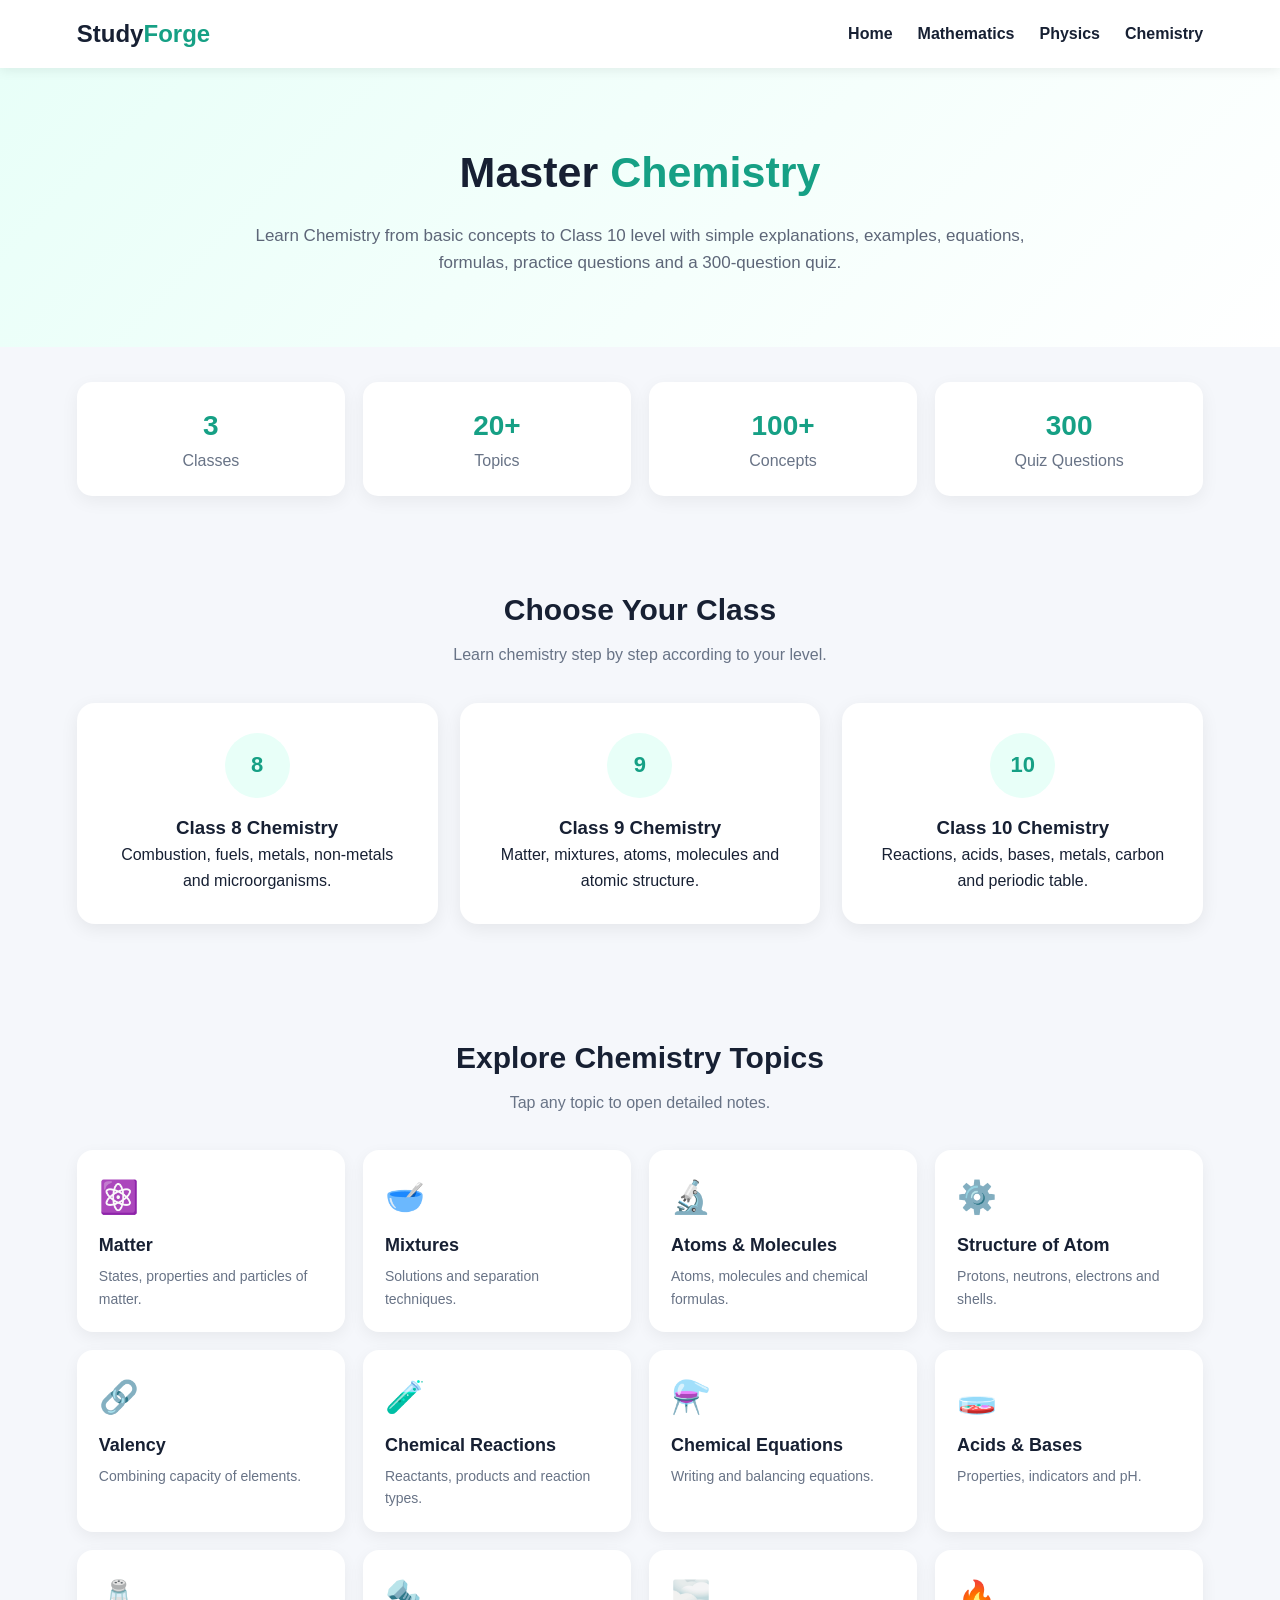
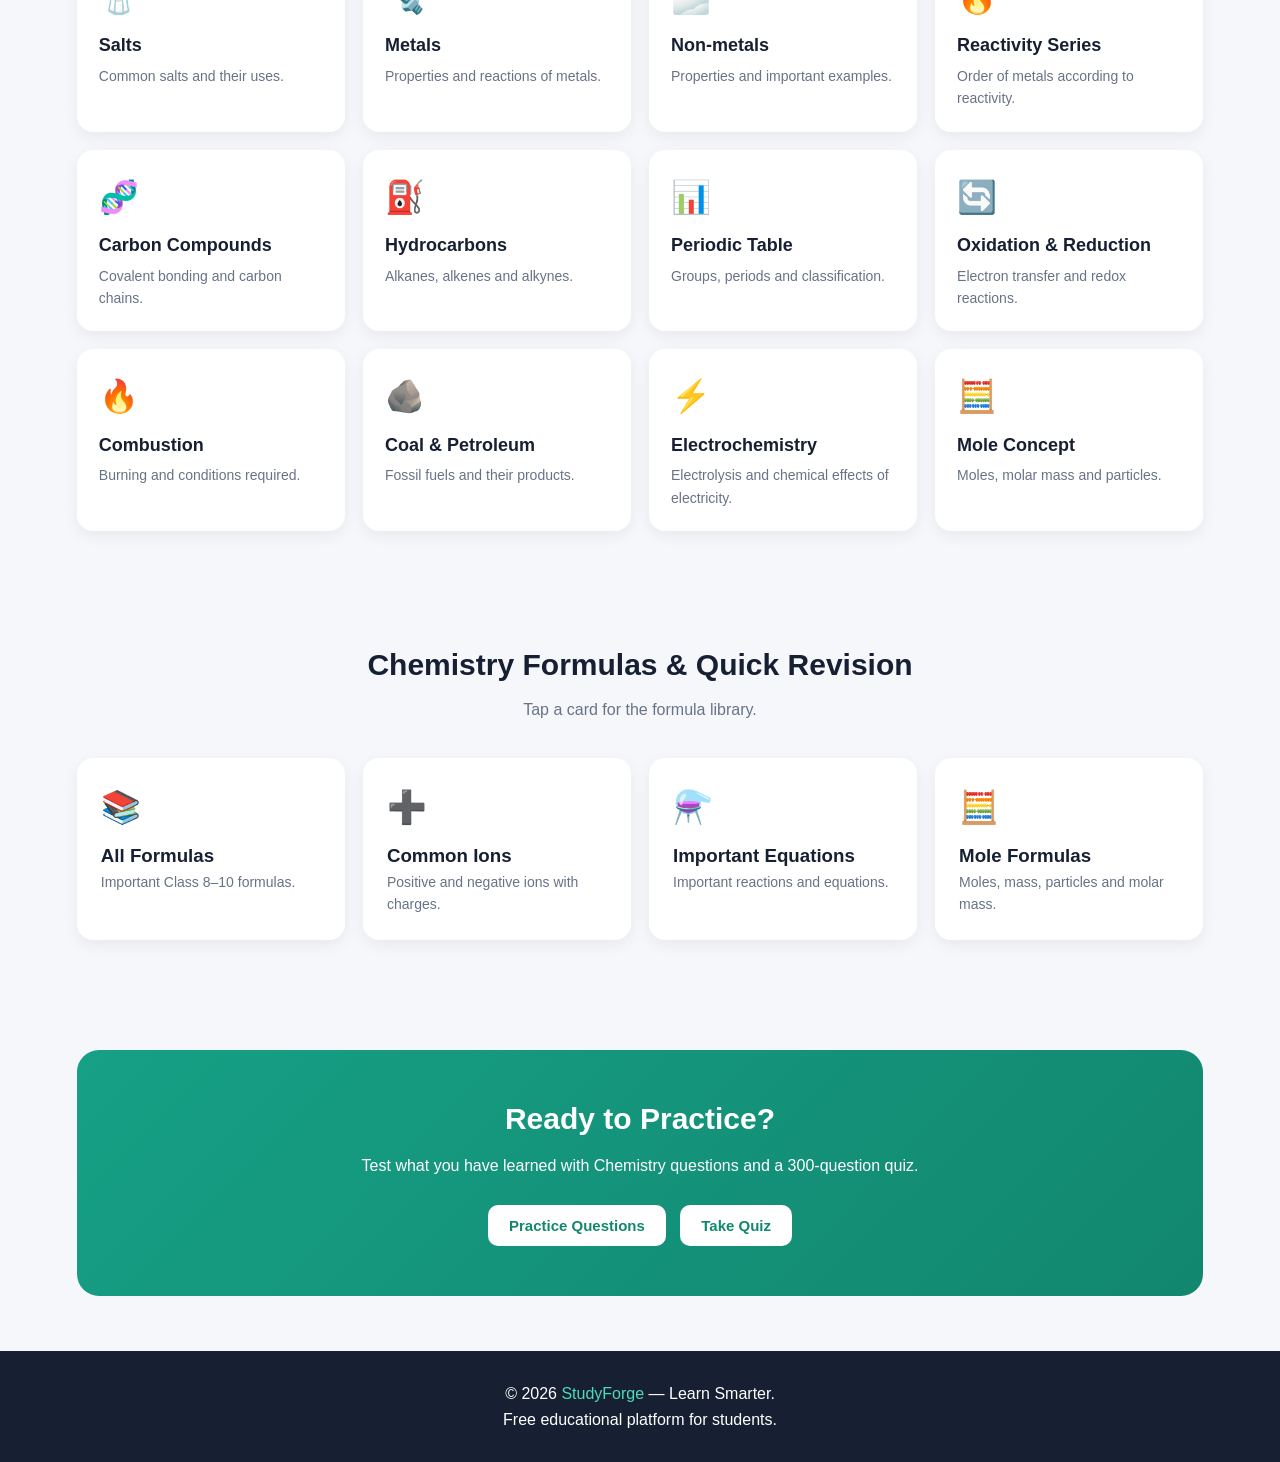
<file: chemistry.html>
<!DOCTYPE html>
<html lang="en">
<head>
<meta charset="UTF-8">
<meta name="viewport" content="width=device-width,initial-scale=1.0">

<title>StudyForge — Chemistry</title>

<meta name="description"
content="StudyForge Chemistry — Class 8, 9 and 10 Chemistry concepts, notes, formulas, reactions, practice questions and 300-question quiz.">

<style>
*{margin:0;padding:0;box-sizing:border-box}

html{scroll-behavior:smooth}

body{
font-family:Arial,sans-serif;
background:#f5f7fb;
color:#172033;
line-height:1.6
}

button{font-family:inherit}

.navbar{
background:#fff;
padding:15px 6%;
display:flex;
align-items:center;
justify-content:space-between;
box-shadow:0 2px 12px rgba(0,0,0,.08);
position:sticky;
top:0;
z-index:1000
}

.logo{
font-size:24px;
font-weight:800
}

.logo span{color:#16a085}

.nav-links{
display:flex;
gap:25px
}

.nav-links a{
text-decoration:none;
color:#172033;
font-weight:600
}

.nav-links a:hover{color:#16a085}

.menu-btn{
display:none;
font-size:26px;
cursor:pointer
}

.hero{
padding:70px 6%;
text-align:center;
background:linear-gradient(135deg,#e8fff8,#fff)
}

.hero h1{
font-size:43px;
margin-bottom:15px
}

.hero h1 span{color:#16a085}

.hero p{
max-width:800px;
margin:auto;
color:#5d6678;
font-size:17px
}

.section{padding:55px 6%}

.section-title{
text-align:center;
margin-bottom:35px
}

.section-title h2{
font-size:30px;
margin-bottom:8px
}

.section-title p{color:#687386}

.stats{
display:grid;
grid-template-columns:repeat(4,1fr);
gap:18px;
padding:35px 6%
}

.stat{
background:#fff;
padding:22px;
text-align:center;
border-radius:15px;
box-shadow:0 5px 18px rgba(0,0,0,.06)
}

.stat h3{
color:#16a085;
font-size:28px
}

.stat p{color:#687386}

.class-grid{
display:grid;
grid-template-columns:repeat(3,1fr);
gap:22px
}

.class-card{
background:#fff;
padding:30px;
border-radius:18px;
text-align:center;
cursor:pointer;
box-shadow:0 5px 18px rgba(0,0,0,.07);
transition:.25s
}

.class-card:hover{transform:translateY(-5px)}

.class-number{
width:65px;
height:65px;
margin:auto auto 15px;
border-radius:50%;
display:flex;
align-items:center;
justify-content:center;
background:#e8fff8;
color:#16a085;
font-size:22px;
font-weight:bold
}

.topic-grid{
display:grid;
grid-template-columns:repeat(4,1fr);
gap:18px
}

.topic-card{
background:#fff;
padding:22px;
border-radius:16px;
cursor:pointer;
box-shadow:0 5px 16px rgba(0,0,0,.06);
transition:.25s
}

.topic-card:hover{transform:translateY(-4px)}

.topic-icon{
font-size:32px;
margin-bottom:8px
}

.topic-card h3{
font-size:18px;
margin-bottom:5px
}

.topic-card p{
color:#687386;
font-size:14px
}

.formula-grid{
display:grid;
grid-template-columns:repeat(4,1fr);
gap:18px
}

.formula-card{
background:#fff;
padding:24px;
border-radius:16px;
cursor:pointer;
box-shadow:0 5px 16px rgba(0,0,0,.06);
transition:.25s
}

.formula-card:hover{transform:translateY(-4px)}

.formula-icon{
font-size:32px;
margin-bottom:8px
}

.formula-card p{
color:#687386;
font-size:14px
}

.practice-box{
background:linear-gradient(135deg,#16a085,#12876f);
color:white;
padding:45px 30px;
border-radius:22px;
text-align:center
}

.practice-box h2{
font-size:30px;
margin-bottom:10px
}

.practice-box p{margin-bottom:22px}

.btn{
border:none;
padding:12px 21px;
border-radius:10px;
cursor:pointer;
font-weight:bold;
font-size:15px;
margin:5px
}

.btn-light{
background:white;
color:#12876f
}

.btn-green{
background:#16a085;
color:white
}

.learn-page,
.practice-page,
.quiz-page{
display:none;
position:fixed;
inset:0;
background:#f5f7fb;
z-index:3000;
overflow-y:auto
}

.learn-header,
.practice-header,
.quiz-header{
background:white;
padding:16px 6%;
display:flex;
align-items:center;
gap:15px;
box-shadow:0 2px 12px rgba(0,0,0,.08);
position:sticky;
top:0;
z-index:10
}

.learn-header h2,
.practice-header h2,
.quiz-header h2{
color:#16a085
}

.back-btn{
border:none;
background:#e8fff8;
color:#12876f;
padding:10px 15px;
border-radius:9px;
cursor:pointer;
font-weight:bold
}

.learn-content,
.practice-content,
.quiz-content{
max-width:1050px;
margin:auto;
padding:35px 6%
}

.lesson-section{
background:white;
padding:25px;
margin-bottom:20px;
border-radius:16px;
box-shadow:0 4px 15px rgba(0,0,0,.06)
}

.lesson-title{
color:#12876f;
margin-bottom:12px
}

.lesson-body{color:#4d586b}

.lesson-body ul{
padding-left:22px;
margin:10px 0
}

.lesson-body li{margin-bottom:7px}

.chem-equation{
background:#f0faf7;
padding:15px;
border-radius:10px;
margin:14px 0;
font-weight:bold;
text-align:center;
font-size:18px;
color:#116b59;
overflow-x:auto
}

.formula-box{
background:#f0faf7;
padding:15px;
border-radius:10px;
margin:12px 0;
font-weight:bold;
color:#116b59
}

.formula-row{
display:flex;
justify-content:space-between;
gap:15px;
padding:11px 5px;
border-bottom:1px solid #dce8e4
}

.formula-row:last-child{border-bottom:0}

.formula-name{
font-weight:bold;
color:#263348
}

.formula-value{
font-weight:bold;
color:#12876f;
text-align:right
}

.note-box{
background:#fff8dc;
padding:15px;
border-left:4px solid #e2b93b;
border-radius:8px;
margin-top:15px
}

.example-box{
background:#f5f7fb;
padding:15px;
border-radius:10px;
margin:12px 0
}

.practice-card{
background:#fff;
padding:23px;
margin-bottom:18px;
border-radius:15px;
box-shadow:0 4px 15px rgba(0,0,0,.06)
}

.answer-input{
width:100%;
padding:12px;
margin-top:15px;
border:1px solid #ccd3df;
border-radius:9px;
font-size:15px
}

.answer-btn{
margin-top:10px;
background:#16a085;
color:#fff;
border:0;
padding:10px 15px;
border-radius:8px;
cursor:pointer
}

.answer-text{
display:none;
margin-top:12px;
padding:12px;
background:#e8fff8;
border-radius:8px;
color:#116b59;
font-weight:bold
}

.quiz-box{
background:white;
padding:28px;
border-radius:18px;
box-shadow:0 5px 18px rgba(0,0,0,.07)
}

.quiz-top{
display:flex;
justify-content:space-between;
align-items:center;
gap:10px;
flex-wrap:wrap
}

.quiz-progress{
color:#16a085;
font-weight:bold
}

.difficulty{
background:#e8fff8;
color:#12876f;
padding:6px 12px;
border-radius:20px;
font-size:13px;
font-weight:bold
}

.progress-wrap{
width:100%;
height:9px;
background:#e1e6ed;
border-radius:20px;
overflow:hidden;
margin:16px 0 25px
}

.progress-bar{
height:100%;
background:#16a085;
width:0;
transition:.3s
}

.quiz-question{
font-size:21px;
font-weight:bold;
margin-bottom:20px
}

.option{
padding:14px;
border:1px solid #d5dbe5;
border-radius:10px;
margin:10px 0;
cursor:pointer;
transition:.2s
}

.option:hover{background:#f0faf7}

.option.correct{
background:#d9f8ed;
border-color:#16a085
}

.option.wrong{
background:#ffe1e1;
border-color:#e05252
}

.option.disabled{
cursor:not-allowed
}

.quiz-actions{
display:flex;
justify-content:space-between;
margin-top:20px;
gap:10px
}

.quiz-next,
.restart-btn{
background:#16a085;
color:white
}

.quiz-next:disabled{
opacity:.45;
cursor:not-allowed
}

.quiz-score{
text-align:center;
font-size:42px;
color:#16a085;
font-weight:bold;
margin:20px 0
}

.result-box{
background:white;
padding:35px;
border-radius:20px;
text-align:center;
box-shadow:0 5px 18px rgba(0,0,0,.07)
}

.score-message{
font-size:18px;
color:#687386;
margin-bottom:20px
}

.result-grid{
display:grid;
grid-template-columns:repeat(3,1fr);
gap:12px;
margin:25px 0
}

.result-stat{
padding:18px;
background:#f5f7fb;
border-radius:12px
}

.result-stat b{
display:block;
font-size:24px;
color:#16a085
}

.search-box{
width:100%;
padding:14px;
border:1px solid #ccd3df;
border-radius:10px;
font-size:16px;
margin-bottom:20px
}

.small-title{
font-size:14px;
color:#687386;
margin-bottom:8px
}

footer{
background:#172033;
color:white;
text-align:center;
padding:30px 6%
}

footer span{color:#50d9b8}

@media(max-width:800px){

.nav-links{
display:none;
position:absolute;
top:65px;
left:0;
width:100%;
background:white;
flex-direction:column;
padding:20px 6%;
box-shadow:0 5px 15px rgba(0,0,0,.08)
}

.nav-links.active{display:flex}

.menu-btn{display:block}

.hero h1{font-size:32px}

.stats{grid-template-columns:repeat(2,1fr)}

.class-grid{grid-template-columns:1fr}

.topic-grid{grid-template-columns:repeat(2,1fr)}

.formula-grid{grid-template-columns:repeat(2,1fr)}
}

@media(max-width:500px){

.hero{padding:55px 6%}

.hero h1{font-size:29px}

.topic-grid,
.formula-grid{
grid-template-columns:1fr
}

.section{padding:45px 6%}

.learn-content,
.practice-content,
.quiz-content{
padding:25px 5%
}

.quiz-question{font-size:18px}

.result-grid{grid-template-columns:1fr}

.formula-row{display:block}

.formula-value{
text-align:left;
margin-top:4px
}
}
</style>
</head>

<body>

<header class="navbar">

<div class="logo">Study<span>Forge</span></div>

<nav class="nav-links" id="navLinks">
<a href="index.html">Home</a>
<a href="mathematics.html">Mathematics</a>
<a href="physics.html">Physics</a>
<a href="chemistry.html">Chemistry</a>
</nav>

<div class="menu-btn" onclick="toggleMenu()">☰</div>

</header>

<section class="hero">

<h1>Master <span>Chemistry</span></h1>

<p>
Learn Chemistry from basic concepts to Class 10 level with
simple explanations, examples, equations, formulas,
practice questions and a 300-question quiz.
</p>

</section>

<section class="stats">

<div class="stat">
<h3>3</h3>
<p>Classes</p>
</div>

<div class="stat">
<h3>20+</h3>
<p>Topics</p>
</div>

<div class="stat">
<h3>100+</h3>
<p>Concepts</p>
</div>

<div class="stat">
<h3>300</h3>
<p>Quiz Questions</p>
</div>

</section>

<section class="section">

<div class="section-title">
<h2>Choose Your Class</h2>
<p>Learn chemistry step by step according to your level.</p>
</div>

<div class="class-grid">

<div class="class-card" onclick="openLearn('class8')">
<div class="class-number">8</div>
<h3>Class 8 Chemistry</h3>
<p>Combustion, fuels, metals, non-metals and microorganisms.</p>
</div>

<div class="class-card" onclick="openLearn('class9')">
<div class="class-number">9</div>
<h3>Class 9 Chemistry</h3>
<p>Matter, mixtures, atoms, molecules and atomic structure.</p>
</div>

<div class="class-card" onclick="openLearn('class10')">
<div class="class-number">10</div>
<h3>Class 10 Chemistry</h3>
<p>Reactions, acids, bases, metals, carbon and periodic table.</p>
</div>

</div>
</section>

<section class="section">

<div class="section-title">
<h2>Explore Chemistry Topics</h2>
<p>Tap any topic to open detailed notes.</p>
</div>

<div class="topic-grid">

<div class="topic-card" onclick="openLearn('matter')">
<div class="topic-icon">⚛️</div>
<h3>Matter</h3>
<p>States, properties and particles of matter.</p>
</div>

<div class="topic-card" onclick="openLearn('mixtures')">
<div class="topic-icon">🥣</div>
<h3>Mixtures</h3>
<p>Solutions and separation techniques.</p>
</div>

<div class="topic-card" onclick="openLearn('atoms')">
<div class="topic-icon">🔬</div>
<h3>Atoms & Molecules</h3>
<p>Atoms, molecules and chemical formulas.</p>
</div>

<div class="topic-card" onclick="openLearn('structure')">
<div class="topic-icon">⚙️</div>
<h3>Structure of Atom</h3>
<p>Protons, neutrons, electrons and shells.</p>
</div>

<div class="topic-card" onclick="openLearn('valency')">
<div class="topic-icon">🔗</div>
<h3>Valency</h3>
<p>Combining capacity of elements.</p>
</div>

<div class="topic-card" onclick="openLearn('reactions')">
<div class="topic-icon">🧪</div>
<h3>Chemical Reactions</h3>
<p>Reactants, products and reaction types.</p>
</div>

<div class="topic-card" onclick="openLearn('equations')">
<div class="topic-icon">⚗️</div>
<h3>Chemical Equations</h3>
<p>Writing and balancing equations.</p>
</div>

<div class="topic-card" onclick="openLearn('acids')">
<div class="topic-icon">🧫</div>
<h3>Acids & Bases</h3>
<p>Properties, indicators and pH.</p>
</div>

<div class="topic-card" onclick="openLearn('salts')">
<div class="topic-icon">🧂</div>
<h3>Salts</h3>
<p>Common salts and their uses.</p>
</div>

<div class="topic-card" onclick="openLearn('metals')">
<div class="topic-icon">🔩</div>
<h3>Metals</h3>
<p>Properties and reactions of metals.</p>
</div>

<div class="topic-card" onclick="openLearn('nonmetals')">
<div class="topic-icon">🌫️</div>
<h3>Non-metals</h3>
<p>Properties and important examples.</p>
</div>

<div class="topic-card" onclick="openLearn('reactivity')">
<div class="topic-icon">🔥</div>
<h3>Reactivity Series</h3>
<p>Order of metals according to reactivity.</p>
</div>

<div class="topic-card" onclick="openLearn('carbon')">
<div class="topic-icon">🧬</div>
<h3>Carbon Compounds</h3>
<p>Covalent bonding and carbon chains.</p>
</div>

<div class="topic-card" onclick="openLearn('hydrocarbons')">
<div class="topic-icon">⛽</div>
<h3>Hydrocarbons</h3>
<p>Alkanes, alkenes and alkynes.</p>
</div>

<div class="topic-card" onclick="openLearn('periodic')">
<div class="topic-icon">📊</div>
<h3>Periodic Table</h3>
<p>Groups, periods and classification.</p>
</div>

<div class="topic-card" onclick="openLearn('oxidation')">
<div class="topic-icon">🔄</div>
<h3>Oxidation & Reduction</h3>
<p>Electron transfer and redox reactions.</p>
</div>

<div class="topic-card" onclick="openLearn('combustion')">
<div class="topic-icon">🔥</div>
<h3>Combustion</h3>
<p>Burning and conditions required.</p>
</div>

<div class="topic-card" onclick="openLearn('coal')">
<div class="topic-icon">🪨</div>
<h3>Coal & Petroleum</h3>
<p>Fossil fuels and their products.</p>
</div>

<div class="topic-card" onclick="openLearn('electrochemistry')">
<div class="topic-icon">⚡</div>
<h3>Electrochemistry</h3>
<p>Electrolysis and chemical effects of electricity.</p>
</div>

<div class="topic-card" onclick="openLearn('mole')">
<div class="topic-icon">🧮</div>
<h3>Mole Concept</h3>
<p>Moles, molar mass and particles.</p>
</div>

</div>
</section>

<section class="section">

<div class="section-title">
<h2>Chemistry Formulas & Quick Revision</h2>
<p>Tap a card for the formula library.</p>
</div>

<div class="formula-grid">

<div class="formula-card" onclick="openLearn('formulas')">
<div class="formula-icon">📚</div>
<h3>All Formulas</h3>
<p>Important Class 8–10 formulas.</p>
</div>

<div class="formula-card" onclick="openLearn('ions')">
<div class="formula-icon">➕</div>
<h3>Common Ions</h3>
<p>Positive and negative ions with charges.</p>
</div>

<div class="formula-card" onclick="openLearn('equations')">
<div class="formula-icon">⚗️</div>
<h3>Important Equations</h3>
<p>Important reactions and equations.</p>
</div>

<div class="formula-card" onclick="openLearn('mole')">
<div class="formula-icon">🧮</div>
<h3>Mole Formulas</h3>
<p>Moles, mass, particles and molar mass.</p>
</div>

</div>
</section>

<section class="section">

<div class="practice-box">

<h2>Ready to Practice?</h2>

<p>
Test what you have learned with Chemistry questions
and a 300-question quiz.
</p>

<button class="btn btn-light" onclick="openPractice()">
Practice Questions
</button>

<button class="btn btn-light" onclick="startQuiz()">
Take Quiz
</button>

</div>

</section>

<footer>

<p>© 2026 <span>StudyForge</span> — Learn Smarter.</p>
<p>Free educational platform for students.</p>

</footer>

<div class="learn-page" id="learnPage">

<div class="learn-header">
<button class="back-btn" onclick="closePages()">← Back</button>
<h2 id="learnTitle">Chemistry</h2>
</div>

<div class="learn-content" id="learnContent"></div>

</div>

<div class="practice-page" id="practicePage">

<div class="practice-header">
<button class="back-btn" onclick="closePages()">← Back</button>
<h2>Chemistry Practice</h2>
</div>

<div class="practice-content" id="practiceContent"></div>

</div>

<div class="quiz-page" id="quizPage">

<div class="quiz-header">
<button class="back-btn" onclick="closePages()">← Back</button>
<h2>300 Question Quiz</h2>
</div>

<div class="quiz-content" id="quizContent"></div>

</div>

<script>

/* =========================
NAVIGATION
========================= */

function toggleMenu(){
document.getElementById("navLinks").classList.toggle("active");
}

function hideAllPages(){
document.getElementById("learnPage").style.display="none";
document.getElementById("practicePage").style.display="none";
document.getElementById("quizPage").style.display="none";
}

function closePages(){
hideAllPages();
document.body.style.overflow="auto";
}

function openPage(id){
hideAllPages();
document.getElementById(id).style.display="block";
document.body.style.overflow="hidden";
window.scrollTo(0,0);
}

/* =========================
HELPERS
========================= */

function formulaRows(rows){
return rows.map(function(r){
return `
<div class="formula-row">
<span class="formula-name">${r[0]}</span>
<span class="formula-value">${r[1]}</span>
</div>`;
}).join("");
}

function section(title,body){
return `
<div class="lesson-section">
<h2 class="lesson-title">${title}</h2>
<div class="lesson-body">${body}</div>
</div>`;
}

/* =========================
LESSON DATABASE
========================= */

const lessons={};

/* =========================
CLASS 8
========================= */

lessons.class8={
title:"Class 8 Chemistry",
html:
section("Class 8 Chemistry — Foundation",`
<p>Class 8 chemistry builds the foundation for higher classes.</p>
<ul>
<li>Combustion and Flame</li>
<li>Coal and Petroleum</li>
<li>Metals and Non-metals</li>
<li>Physical and Chemical Changes</li>
<li>Microorganisms</li>
</ul>
`)
+
section("Combustion",`
<p>Combustion is a chemical process in which a substance reacts with oxygen and releases heat and usually light.</p>
<div class="chem-equation">Fuel + O₂ → Products + Heat</div>
<ul>
<li><b>Ignition temperature:</b> Minimum temperature at which a substance catches fire.</li>
<li><b>Combustible:</b> A substance that can burn.</li>
<li><b>Rapid combustion:</b> Combustion that occurs quickly.</li>
<li><b>Spontaneous combustion:</b> Burning without an external flame.</li>
<li><b>Explosion:</b> Extremely rapid combustion.</li>
</ul>
`)
+
section("Coal and Petroleum",`
<ul>
<li>Coal and petroleum are fossil fuels.</li>
<li>Coal mainly contains carbon.</li>
<li>Petroleum is a mixture of hydrocarbons.</li>
<li>Petroleum refining separates useful fractions.</li>
<li>Petroleum products include petrol, diesel and kerosene.</li>
<li>Natural gas is also a fossil fuel.</li>
</ul>
<div class="note-box">Fossil fuels are limited resources and should be used carefully.</div>
`)
+
section("Metals and Non-metals",`
<p><b>Metals:</b></p>
<ul>
<li>Lustrous</li>
<li>Malleable</li>
<li>Ductile</li>
<li>Good conductors of heat and electricity</li>
<li>Generally sonorous</li>
</ul>
<p><b>Non-metals:</b></p>
<ul>
<li>Generally poor conductors</li>
<li>Often brittle in solid form</li>
<li>Generally not malleable</li>
<li>Generally not ductile</li>
</ul>
`)
+
section("Microorganisms",`
<p>Microorganisms are organisms too small to be clearly seen with the naked eye.</p>
<ul>
<li>Lactobacillus helps in making curd.</li>
<li>Yeast is used in baking.</li>
<li>Yeast helps fermentation.</li>
<li>Some microorganisms are used to produce medicines.</li>
<li>Some microorganisms cause diseases.</li>
</ul>
`)
};

/* =========================
CLASS 9
========================= */

lessons.class9={
title:"Class 9 Chemistry",
html:
section("Class 9 Chemistry — Foundation",`
<p>Class 9 introduces matter, atoms, molecules and atomic structure.</p>
<ul>
<li>Matter in Our Surroundings</li>
<li>Is Matter Around Us Pure?</li>
<li>Atoms and Molecules</li>
<li>Structure of the Atom</li>
</ul>
`)
+
section("Matter",`
<p>Matter is anything that has mass and occupies space.</p>
<ul>
<li>Particles of matter are very small.</li>
<li>There are spaces between particles.</li>
<li>Particles are continuously moving.</li>
<li>Particles attract one another.</li>
</ul>
<h3>States of Matter</h3>
<ul>
<li><b>Solid:</b> Fixed shape and fixed volume.</li>
<li><b>Liquid:</b> Fixed volume but no fixed shape.</li>
<li><b>Gas:</b> No fixed shape and no fixed volume.</li>
</ul>
`)
+
section("Mixtures",`
<p>A mixture contains two or more substances physically combined.</p>
<ul>
<li><b>Homogeneous mixture:</b> Uniform composition.</li>
<li><b>Heterogeneous mixture:</b> Non-uniform composition.</li>
<li>Filtration can separate insoluble solids from liquids.</li>
<li>Evaporation can separate dissolved solids from solutions.</li>
<li>Distillation can separate liquids based on boiling points.</li>
</ul>
`)
+
section("Atoms and Molecules",`
<p>An atom is the smallest particle of an element that takes part in chemical reactions.</p>
<p>A molecule is made of two or more atoms chemically bonded together.</p>
<div class="chem-equation">H₂ + O₂ → H₂O</div>
<ul>
<li>H₂ = hydrogen molecule</li>
<li>O₂ = oxygen molecule</li>
<li>H₂O = water molecule</li>
</ul>
`)
+
section("Structure of Atom",`
<ul>
<li><b>Proton:</b> Positive charge.</li>
<li><b>Electron:</b> Negative charge.</li>
<li><b>Neutron:</b> No charge.</li>
<li>Protons and neutrons are present in the nucleus.</li>
<li>Electrons occupy regions around the nucleus.</li>
</ul>
`)
};

/* =========================
CLASS 10
========================= */

lessons.class10={
title:"Class 10 Chemistry",
html:
section("Class 10 Chemistry — Core Concepts",`
<p>Class 10 chemistry focuses on chemical reactions, acids and bases, metals, carbon compounds and the periodic table.</p>
<ul>
<li>Chemical Reactions and Equations</li>
<li>Acids, Bases and Salts</li>
<li>Metals and Non-metals</li>
<li>Carbon Compounds</li>
<li>Periodic Classification</li>
</ul>
`)
+
section("Chemical Reactions",`
<p>A chemical reaction converts reactants into new products.</p>
<div class="chem-equation">2Mg + O₂ → 2MgO</div>
<p>Common types:</p>
<ul>
<li>Combination reaction</li>
<li>Decomposition reaction</li>
<li>Displacement reaction</li>
<li>Double displacement reaction</li>
<li>Oxidation-reduction reaction</li>
</ul>
`)
+
section("Acids and Bases",`
<ul>
<li>Acids generally produce H⁺ ions in aqueous solution.</li>
<li>Bases generally produce OH⁻ ions in aqueous solution.</li>
<li>Acids turn blue litmus red.</li>
<li>Bases turn red litmus blue.</li>
<li>pH below 7 is acidic.</li>
<li>pH 7 is neutral.</li>
<li>pH above 7 is basic.</li>
</ul>
<div class="chem-equation">HCl + NaOH → NaCl + H₂O</div>
`)
+
section("Metals",`
<ul>
<li>Metals generally lose electrons to form positive ions.</li>
<li>Many metals react with oxygen to form metal oxides.</li>
<li>Some metals react with acids to release hydrogen.</li>
</ul>
<div class="chem-equation">Mg + 2HCl → MgCl₂ + H₂</div>
`)
+
section("Carbon Compounds",`
<p>Carbon forms a very large number of compounds because of catenation and tetravalency.</p>
<ul>
<li>Carbon has valency 4.</li>
<li>Covalent bonds are common in carbon compounds.</li>
<li>Hydrocarbons contain only carbon and hydrogen.</li>
<li>Alkanes contain single bonds.</li>
<li>Alkenes contain at least one double bond.</li>
<li>Alkynes contain at least one triple bond.</li>
</ul>
`)
+
section("Periodic Table",`
<ul>
<li>Horizontal rows are called periods.</li>
<li>Vertical columns are called groups.</li>
<li>Elements in the same group often show similar chemical properties.</li>
<li>Modern periodic table is arranged according to atomic number.</li>
</ul>
`)
};

/* =========================
TOPICS
========================= */

lessons.matter={
title:"Matter",
html:
section("Matter",`
<p>Matter is anything that has mass and occupies space.</p>
<ul>
<li>Particles are tiny.</li>
<li>Particles have spaces between them.</li>
<li>Particles are in continuous motion.</li>
<li>Particles attract each other.</li>
</ul>
<h3>Solid</h3>
<p>Strong intermolecular forces and fixed shape.</p>
<h3>Liquid</h3>
<p>Particles can move past one another.</p>
<h3>Gas</h3>
<p>Particles are far apart and move freely.</p>
`)
};

lessons.mixtures={
title:"Mixtures",
html:
section("Mixtures and Separation",`
<p>A mixture contains two or more substances that are physically combined.</p>
<ul>
<li>Filtration</li>
<li>Evaporation</li>
<li>Distillation</li>
<li>Chromatography</li>
<li>Centrifugation</li>
<li>Separating funnel</li>
</ul>
`)
};

lessons.atoms={
title:"Atoms and Molecules",
html:
section("Atoms and Molecules",`
<p><b>Atom:</b> Smallest unit of an element participating in chemical reactions.</p>
<p><b>Molecule:</b> Two or more atoms chemically bonded.</p>
<div class="formula-box">
Molecular mass = Sum of atomic masses of all atoms in a molecule
</div>
<div class="example-box">
H₂O = 2 × 1 + 16 = 18 u
</div>
`)
};

lessons.structure={
title:"Structure of Atom",
html:
section("Subatomic Particles",`
<div class="formula-box">
Proton = +1 charge<br>
Electron = −1 charge<br>
Neutron = 0 charge
</div>
<ul>
<li>Nucleus contains protons and neutrons.</li>
<li>Electrons occupy shells around the nucleus.</li>
<li>Atomic number = Number of protons.</li>
<li>For a neutral atom, electrons = protons.</li>
<li>Mass number = Protons + Neutrons.</li>
</ul>
`)
};

lessons.valency={
title:"Valency",
html:
section("Valency",`
<p>Valency is the combining capacity of an atom.</p>
<div class="formula-box">
Na → Na⁺ → Valency 1<br>
Mg → Mg²⁺ → Valency 2<br>
Al → Al³⁺ → Valency 3<br>
Cl → Cl⁻ → Valency 1
</div>
<p>Valency helps us write chemical formulas.</p>
<div class="example-box">
Mg has valency 2 and Cl has valency 1.<br>
Therefore: MgCl₂
</div>
`)
};

lessons.reactions={
title:"Chemical Reactions",
html:
section("Chemical Reactions",`
<p>A chemical reaction produces one or more new substances.</p>
<ul>
<li>Combination</li>
<li>Decomposition</li>
<li>Displacement</li>
<li>Double displacement</li>
<li>Redox</li>
</ul>
<div class="chem-equation">CaO + H₂O → Ca(OH)₂</div>
`)
};

lessons.equations={
title:"Chemical Equations",
html:
section("Writing Chemical Equations",`
<p>A chemical equation represents a chemical reaction using symbols and formulas.</p>
<p>An equation is balanced when the number of atoms of each element is equal on both sides.</p>
<div class="chem-equation">2H₂ + O₂ → 2H₂O</div>
<div class="note-box">
Never change subscripts while balancing an equation. Change only coefficients.
</div>
`)
};

lessons.acids={
title:"Acids and Bases",
html:
section("Acids and Bases",`
<p>Acids and bases have different chemical properties.</p>
<ul>
<li>Acids generally have pH below 7.</li>
<li>Bases generally have pH above 7.</li>
<li>Neutral substances have pH around 7.</li>
<li>Litmus is an important indicator.</li>
</ul>
<div class="chem-equation">Acid + Base → Salt + Water</div>
`)
};

lessons.salts={
title:"Salts",
html:
section("Salts",`
<p>Salts are ionic compounds often formed during neutralisation.</p>
<div class="chem-equation">HCl + NaOH → NaCl + H₂O</div>
<ul>
<li>NaCl = Sodium chloride</li>
<li>NaHCO₃ = Baking soda</li>
<li>Na₂CO₃·10H₂O = Washing soda</li>
<li>CaSO₄·½H₂O = Plaster of Paris</li>
</ul>
`)
};

lessons.metals={
title:"Metals",
html:
section("Metals",`
<ul>
<li>Metals are generally lustrous.</li>
<li>They are generally malleable.</li>
<li>They are generally ductile.</li>
<li>They conduct heat and electricity.</li>
<li>Many metals form positive ions.</li>
</ul>
<div class="chem-equation">Zn + 2HCl → ZnCl₂ + H₂</div>
`)
};

lessons.nonmetals={
title:"Non-metals",
html:
section("Non-metals",`
<ul>
<li>Many non-metals are poor conductors.</li>
<li>Solid non-metals are often brittle.</li>
<li>They are generally not malleable.</li>
<li>They are generally not ductile.</li>
<li>They may form negative ions or share electrons.</li>
</ul>
`)
};

lessons.reactivity={
title:"Reactivity Series",
html:
section("Reactivity Series",`
<p>A commonly used reactivity order is:</p>
<div class="formula-box">
K &gt; Na &gt; Ca &gt; Mg &gt; Al &gt; Zn &gt; Fe &gt; Pb &gt; H &gt; Cu &gt; Hg &gt; Ag &gt; Au
</div>
<p>A more reactive metal can displace a less reactive metal from its salt solution.</p>
<div class="chem-equation">Zn + CuSO₄ → ZnSO₄ + Cu</div>
`)
};

lessons.carbon={
title:"Carbon Compounds",
html:
section("Carbon Compounds",`
<p>Carbon has valency 4 and can form strong covalent bonds.</p>
<ul>
<li>Tetravalency</li>
<li>Catenation</li>
<li>Covalent bonding</li>
<li>Chains and rings</li>
</ul>
`)
};

lessons.hydrocarbons={
title:"Hydrocarbons",
html:
section("Hydrocarbons",`
<p>Hydrocarbons contain only carbon and hydrogen.</p>
<div class="formula-box">
Alkanes → CₙH₂ₙ₊₂<br>
Alkenes → CₙH₂ₙ<br>
Alkynes → CₙH₂ₙ₋₂
</div>
<div class="example-box">
Methane = CH₄<br>
Ethene = C₂H₄<br>
Ethyne = C₂H₂
</div>
`)
};

lessons.periodic={
title:"Periodic Table",
html:
section("Periodic Table",`
<ul>
<li>Periods are horizontal rows.</li>
<li>Groups are vertical columns.</li>
<li>Modern periodic table is based on atomic number.</li>
<li>Elements in the same group often have similar valence-electron patterns.</li>
</ul>
`)
};

lessons.oxidation={
title:"Oxidation and Reduction",
html:
section("Redox Reactions",`
<p><b>Oxidation</b> can involve loss of electrons or increase in oxidation state.</p>
<p><b>Reduction</b> can involve gain of electrons or decrease in oxidation state.</p>
<div class="formula-box">
Oxidation = Loss of electrons<br>
Reduction = Gain of electrons
</div>
<div class="chem-equation">Zn → Zn²⁺ + 2e⁻</div>
`)
};

lessons.combustion={
title:"Combustion",
html:
section("Combustion",`
<p>Combustion is a reaction with oxygen that releases energy.</p>
<ul>
<li>Fuel is the substance that burns.</li>
<li>Oxygen supports combustion.</li>
<li>Ignition temperature is required to start burning.</li>
</ul>
<div class="chem-equation">CH₄ + 2O₂ → CO₂ + 2H₂O + Heat</div>
`)
};

lessons.coal={
title:"Coal and Petroleum",
html:
section("Coal and Petroleum",`
<ul>
<li>They are fossil fuels.</li>
<li>Coal is mainly carbon.</li>
<li>Petroleum is a mixture of hydrocarbons.</li>
<li>Petroleum is refined into useful fractions.</li>
<li>Natural gas is another fossil fuel.</li>
</ul>
`)
};

lessons.electrochemistry={
title:"Electrochemistry",
html:
section("Electrochemistry",`
<p>Electrochemistry studies the relationship between electricity and chemical changes.</p>
<p><b>Electrolysis</b> uses electricity to bring about a chemical change.</p>
<ul>
<li>Anode</li>
<li>Cathode</li>
<li>Electrolyte</li>
<li>Electrodes</li>
</ul>
`)
};

lessons.mole={
title:"Mole Concept",
html:
section("Mole Concept",`
<p>A mole is a counting unit used for particles.</p>
<div class="formula-box">
Number of particles = Moles × 6.022 × 10²³
</div>
<div class="formula-box">
Moles = Given mass ÷ Molar mass
</div>
<div class="formula-box">
Molarity = Moles of solute ÷ Volume of solution in litres
</div>
`)
};

lessons.formulas={
title:"Chemistry Formula Library",
html:
section("Important Chemistry Formulas",`
${formulaRows([
["Moles","n = Given mass / Molar mass"],
["Particles","N = n × 6.022 × 10²³"],
["Mass","Mass = Moles × Molar mass"],
["Molarity","M = Moles / Volume(L)"],
["Density","Density = Mass / Volume"],
["Mass Number","A = Protons + Neutrons"],
["Atomic Number","Z = Number of Protons"],
["pH","pH = −log[H⁺]"]
])}
`)
+
section("Common Chemical Formulas",`
${formulaRows([
["Water","H₂O"],
["Carbon dioxide","CO₂"],
["Oxygen","O₂"],
["Hydrogen","H₂"],
["Sodium chloride","NaCl"],
["Hydrochloric acid","HCl"],
["Sulfuric acid","H₂SO₄"],
["Sodium hydroxide","NaOH"],
["Calcium carbonate","CaCO₃"],
["Ammonia","NH₃"]
])}
`)
};

lessons.ions={
title:"Common Ions",
html:
section("Common Positive Ions",`
${formulaRows([
["Hydrogen","H⁺"],
["Sodium","Na⁺"],
["Potassium","K⁺"],
["Magnesium","Mg²⁺"],
["Calcium","Ca²⁺"],
["Aluminium","Al³⁺"],
["Ammonium","NH₄⁺"]
])}
`)
+
section("Common Negative Ions",`
${formulaRows([
["Chloride","Cl⁻"],
["Oxide","O²⁻"],
["Hydroxide","OH⁻"],
["Nitrate","NO₃⁻"],
["Sulfate","SO₄²⁻"],
["Carbonate","CO₃²⁻"],
["Phosphate","PO₄³⁻"]
])}
`)
};

/* =========================
OPEN LEARN
========================= */

function openLearn(key){

const lesson=lessons[key];

if(!lesson){

alert("Lesson not available yet.");

return;
}

document.getElementById("learnTitle").textContent=lesson.title;

document.getElementById("learnContent").innerHTML=lesson.html;

openPage("learnPage");
}

/* =========================
PRACTICE
========================= */

const practiceQuestions=[
{
q:"What is the smallest unit of an element that participates in chemical reactions?",
a:"Atom"
},
{
q:"What is the valency of magnesium?",
a:"2"
},
{
q:"What is the chemical formula of water?",
a:"H₂O"
},
{
q:"What is the pH of a neutral solution at 25°C?",
a:"7"
},
{
q:"Which gas supports combustion?",
a:"Oxygen"
},
{
q:"What is the atomic number equal to?",
a:"Number of protons"
},
{
q:"What type of bond is commonly found in carbon compounds?",
a:"Covalent bond"
},
{
q:"What is the formula of sodium chloride?",
a:"NaCl"
},
{
q:"What is oxidation in terms of electrons?",
a:"Loss of electrons"
},
{
q:"What is reduction in terms of electrons?",
a:"Gain of electrons"
}
];

function openPractice(){

let html="";

practiceQuestions.forEach(function(item,index){

html+=`
<div class="practice-card">

<h3>Q${index+1}. ${item.q}</h3>

<input
class="answer-input"
id="answer${index}"
placeholder="Write your answer..."
>

<button
class="answer-btn"
onclick="showAnswer(${index})">
Show Answer
</button>

<div
class="answer-text"
id="solution${index}">
Answer: ${item.a}
</div>

</div>
`;

});

document.getElementById("practiceContent").innerHTML=html;

openPage("practicePage");
}

function showAnswer(index){

document.getElementById("solution"+index).style.display="block";

}

/* =========================
300 QUESTION QUIZ
========================= */

const baseQuiz=[

["Which gas supports combustion?","Oxygen","Nitrogen","Hydrogen","Carbon dioxide",0],

["What is the formula of water?","CO₂","H₂O","O₂","H₂",1],

["What is the valency of sodium?","1","2","3","4",0],

["What is the charge of a proton?","Negative","Positive","Zero","Variable",1],

["What is the charge of an electron?","Positive","Negative","Zero","Variable",1],

["What is the charge of a neutron?","Positive","Negative","Zero","Variable",2],

["What is the atomic number?","Number of neutrons","Number of protons","Mass number","Number of shells",1],

["What is the pH of a neutral solution?","0","5","7","14",2],

["Which is a metal?","Oxygen","Sulfur","Iron","Chlorine",2],

["Which is a non-metal?","Iron","Copper","Oxygen","Aluminium",2],

["Which particle is found in the nucleus?","Electron","Proton","Only electron","None",1],

["What is NaCl commonly called?","Baking soda","Common salt","Washing soda","Limestone",1],

["Which element has symbol O?","Gold","Oxygen","Osmium only","Silver",1],

["Which element has symbol Fe?","Fluorine","Iron","Francium","Fermium",1],

["What is oxidation in electron terms?","Gain of electrons","Loss of electrons","No change","Sharing only",1],

["What is reduction in electron terms?","Gain of electrons","Loss of electrons","No change","Burning",0],

["What is a mixture?","Only one atom","Two or more substances physically combined","Only one element","A proton",1],

["Which method separates an insoluble solid from a liquid?","Filtration","Distillation","Sublimation","Chromatography",0],

["Which is a fossil fuel?","Coal","Oxygen","Water","Salt",0],

["What is the formula of carbon dioxide?","CO","CO₂","C₂O","C₂O₂",1]

];

/*
Create 300 questions from the core question bank.
Questions are varied by rotating wording/options.
*/

const quizQuestions=[];

for(let i=0;i<300;i++){

const base=baseQuiz[i%baseQuiz.length];

let q=base[0];

if(i>=20){

const variation=Math.floor(i/baseQuiz.length);

if(variation%4===1){
q="Choose the correct answer: "+base[0];
}

else if(variation%4===2){
q="Chemistry question: "+base[0];
}

else if(variation%4===3){
q="Test your knowledge — "+base[0];
}
}

quizQuestions.push({
question:q,
options:[base[1],base[2],base[3],base[4]],
answer:base[5]
});

}

/* =========================
QUIZ STATE
========================= */

let quizIndex=0;
let quizScore=0;
let quizAnswered=false;

/* =========================
START QUIZ
========================= */

function startQuiz(){

quizIndex=0;
quizScore=0;
quizAnswered=false;

openPage("quizPage");

renderQuiz();
}

/* =========================
RENDER QUIZ
========================= */

function renderQuiz(){

const item=quizQuestions[quizIndex];

document.getElementById("quizContent").innerHTML=`

<div class="quiz-box">

<div class="quiz-top">

<div class="quiz-progress">
Question ${quizIndex+1} / ${quizQuestions.length}
</div>

<div class="difficulty">
${quizIndex<100?"Easy":quizIndex<200?"Medium":"Hard"}
</div>

</div>

<div class="progress-wrap">

<div
class="progress-bar"
style="width:${((quizIndex+1)/quizQuestions.length)*100}%">
</div>

</div>

<div class="quiz-question">
${item.question}
</div>

<div id="options">

${item.options.map(function(option,index){

return `
<div
class="option"
onclick="selectOption(${index})"
id="option${index}">
${String.fromCharCode(65+index)}. ${option}
</div>
`;

}).join("")}

</div>

<div class="quiz-actions">

<button
class="btn quiz-next"
id="nextBtn"
onclick="nextQuestion()"
disabled>
${quizIndex===quizQuestions.length-1?"Finish":"Next"}
</button>

</div>

</div>
`;
}

/* =========================
SELECT OPTION
========================= */

function selectOption(selected){

if(quizAnswered)return;

quizAnswered=true;

const item=quizQuestions[quizIndex];

const options=document.querySelectorAll(".option");

options.forEach(function(option){
option.classList.add("disabled");
});

if(selected===item.answer){

document
.getElementById("option"+selected)
.classList.add("correct");

quizScore++;

}else{

document
.getElementById("option"+selected)
.classList.add("wrong");

document
.getElementById("option"+item.answer)
.classList.add("correct");

}

document.getElementById("nextBtn").disabled=false;

}

/* =========================
NEXT QUESTION
========================= */

function nextQuestion(){

if(!quizAnswered)return;

if(quizIndex<quizQuestions.length-1){

quizIndex++;

quizAnswered=false;

renderQuiz();

}else{

showResult();

}

}

/* =========================
RESULT
========================= */

function showResult(){

const percentage=Math.round(
(quizScore/quizQuestions.length)*100
);

let message="Keep practicing!";

if(percentage>=90){
message="Excellent work! 🔥";
}
else if(percentage>=75){
message="Great job! 👏";
}
else if(percentage>=50){
message="Good effort! Keep learning.";
}

document.getElementById("quizContent").innerHTML=`

<div class="result-box">

<h2>Quiz Completed 🎉</h2>

<div class="quiz-score">
${percentage}%
</div>

<div class="score-message">
${message}
</div>

<div class="result-grid">

<div class="result-stat">
<b>${quizScore}</b>
Correct
</div>

<div class="result-stat">
<b>${quizQuestions.length-quizScore}</b>
Wrong
</div>

<div class="result-stat">
<b>${quizQuestions.length}</b>
Total
</div>

</div>

<button
class="btn restart-btn"
onclick="startQuiz()">
Restart Quiz
</button>

<button
class="btn btn-green"
onclick="closePages()">
Back to Chemistry
</button>

</div>
`;
}

/* =========================
SAFETY CHECK
========================= */

document.addEventListener("keydown",function(e){

if(e.key==="Escape"){
closePages();
}

});

</script>

</body>
</html>
</file>
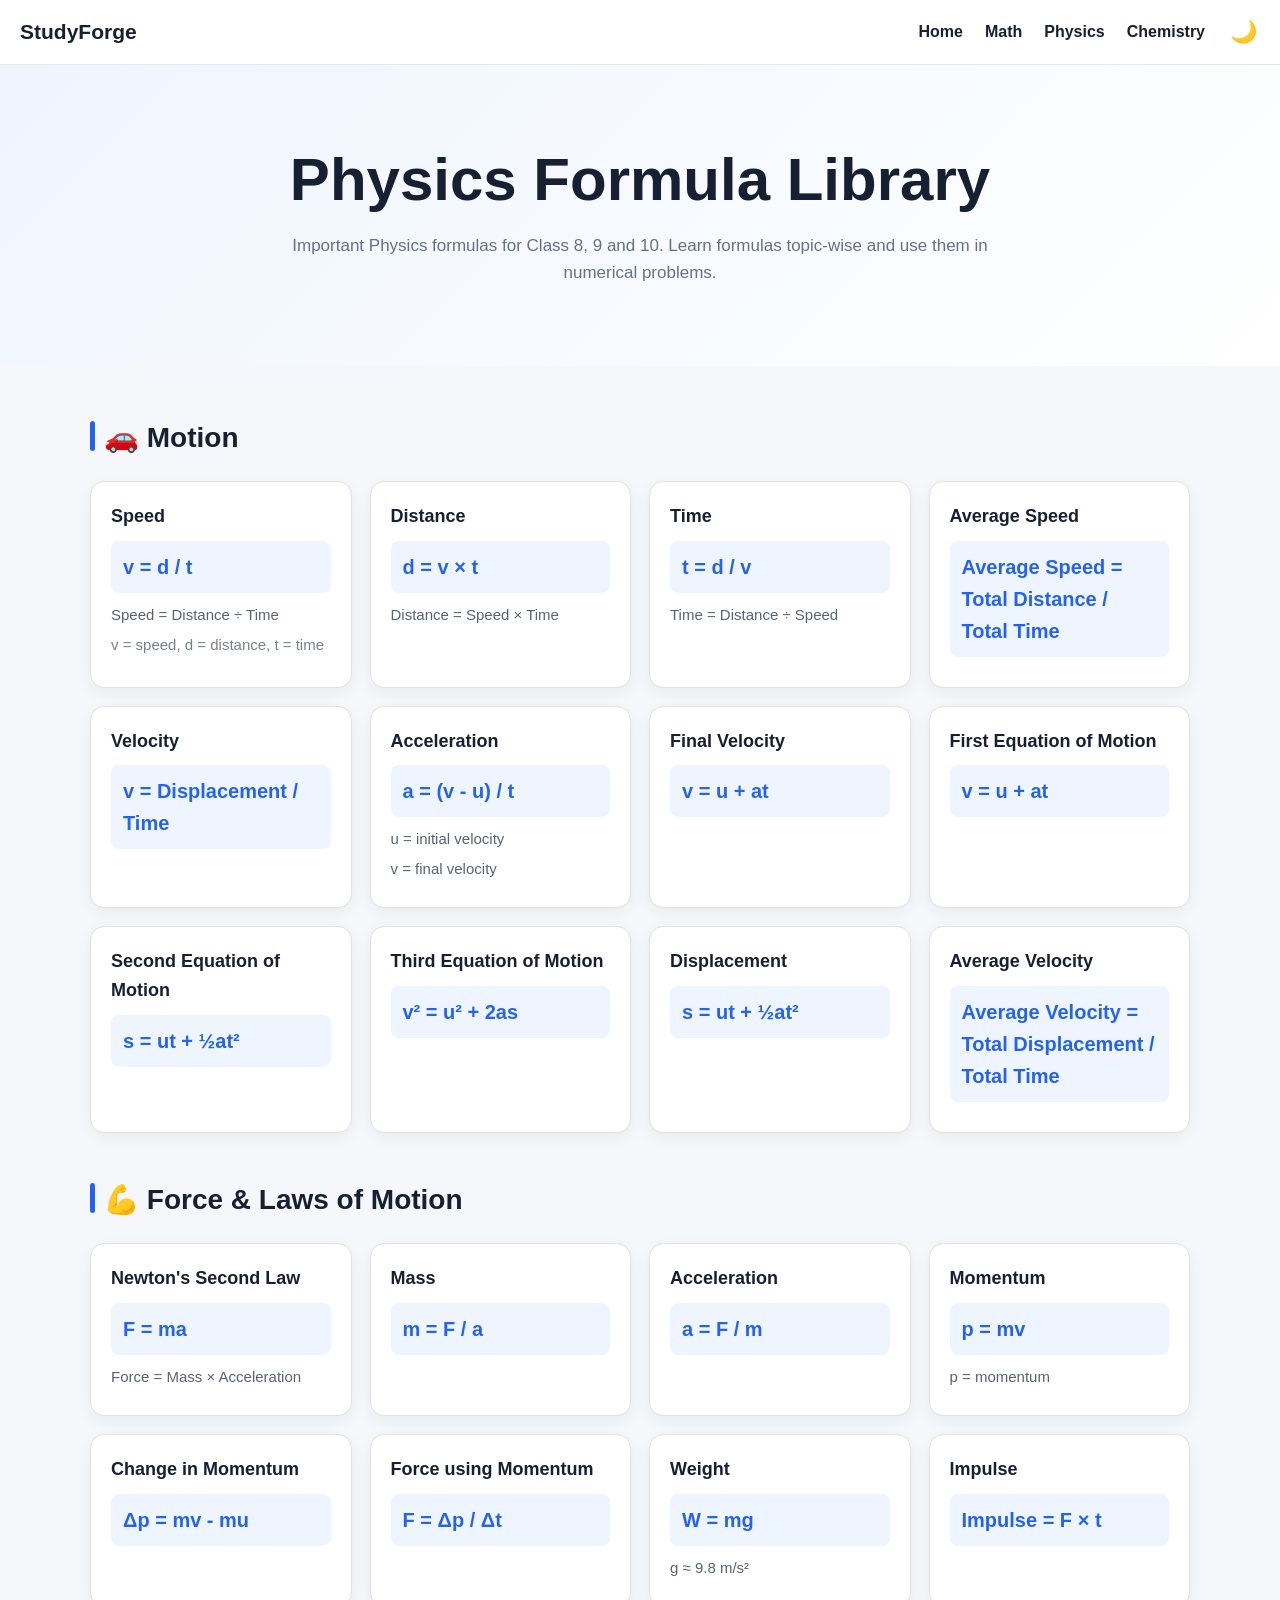
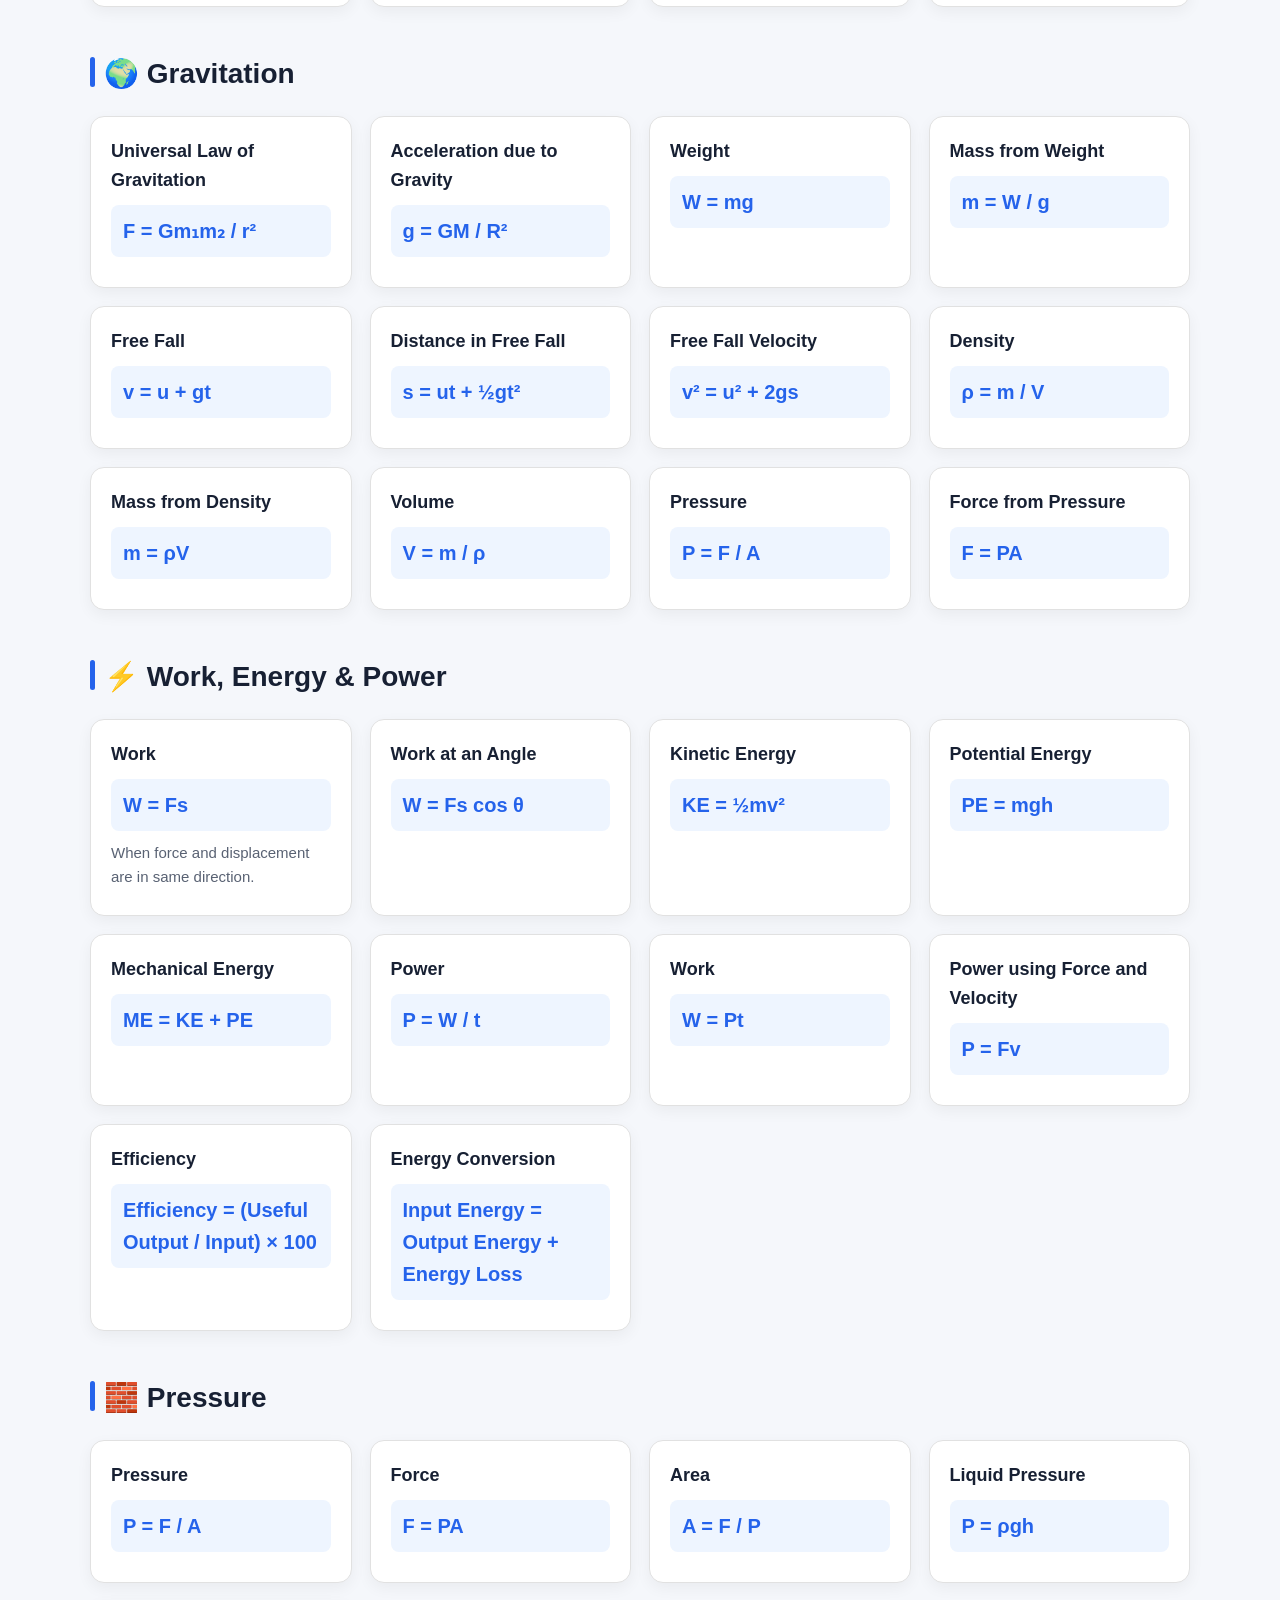
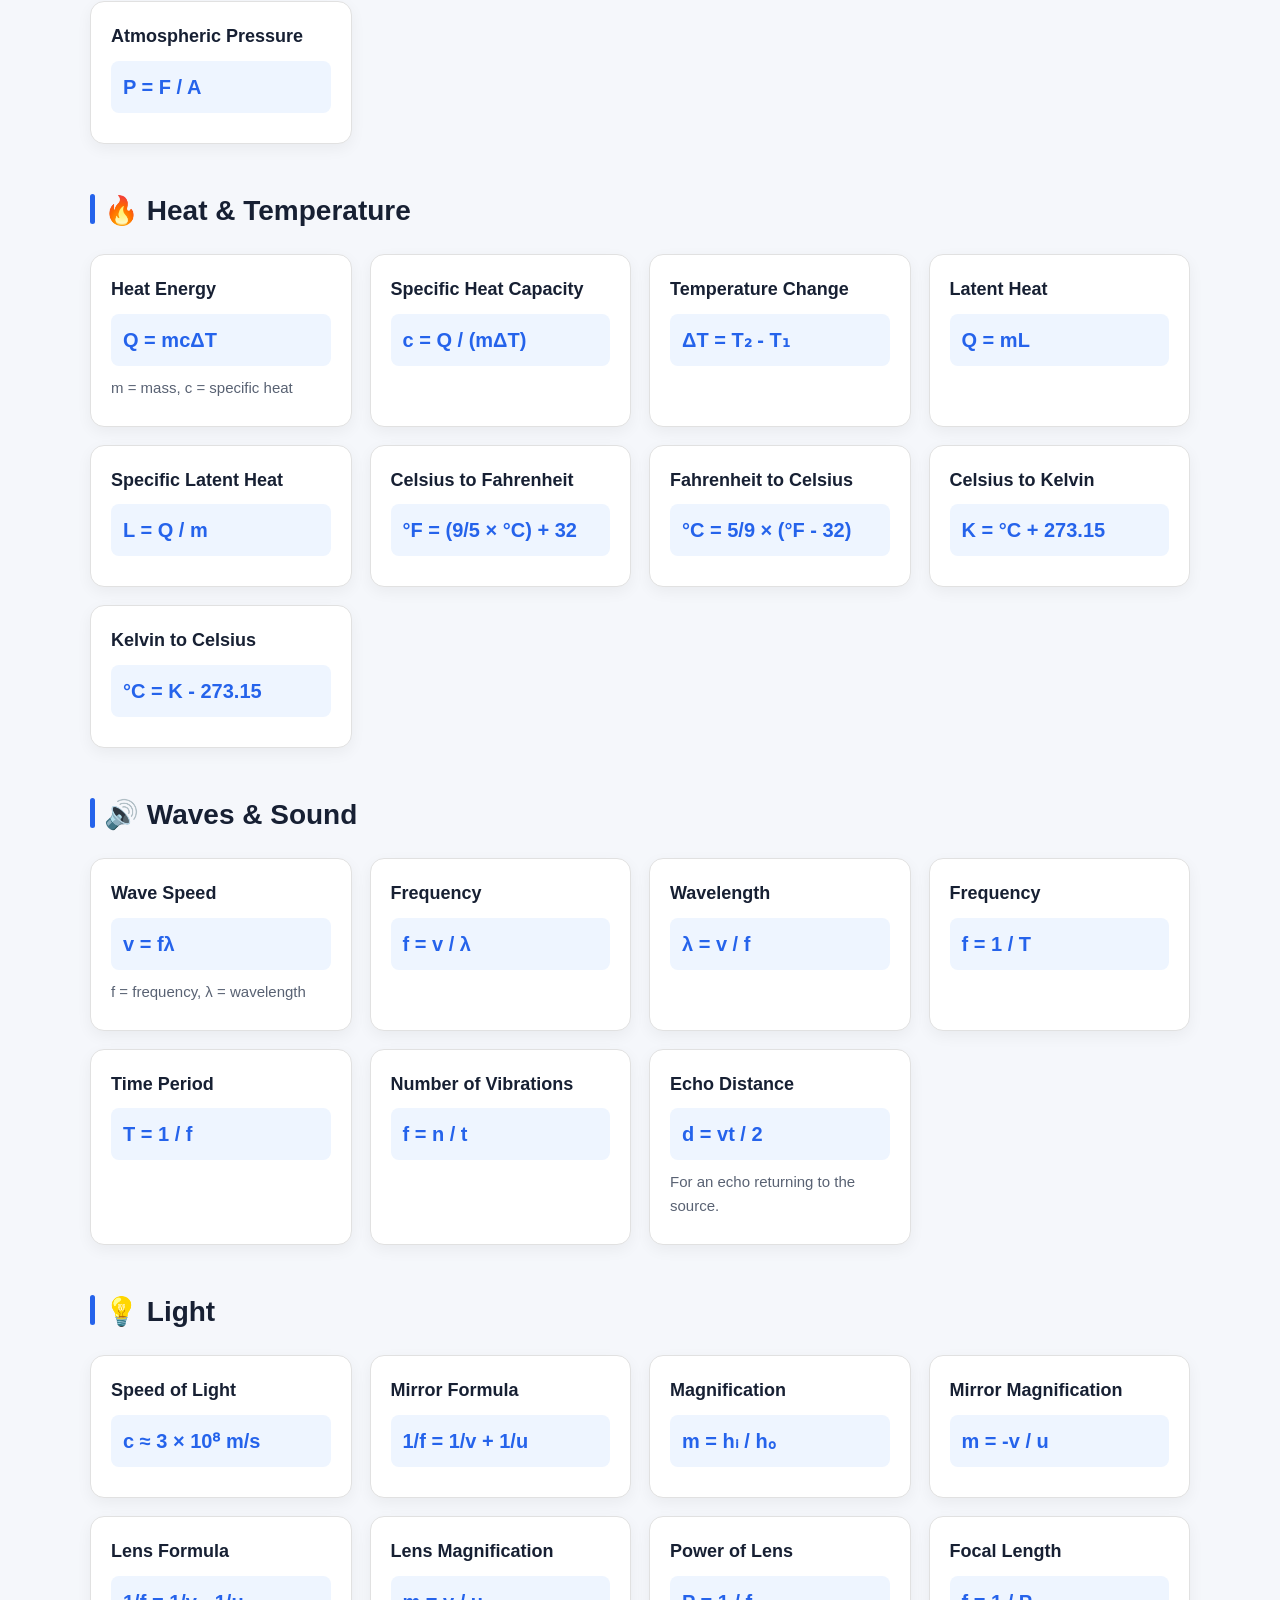
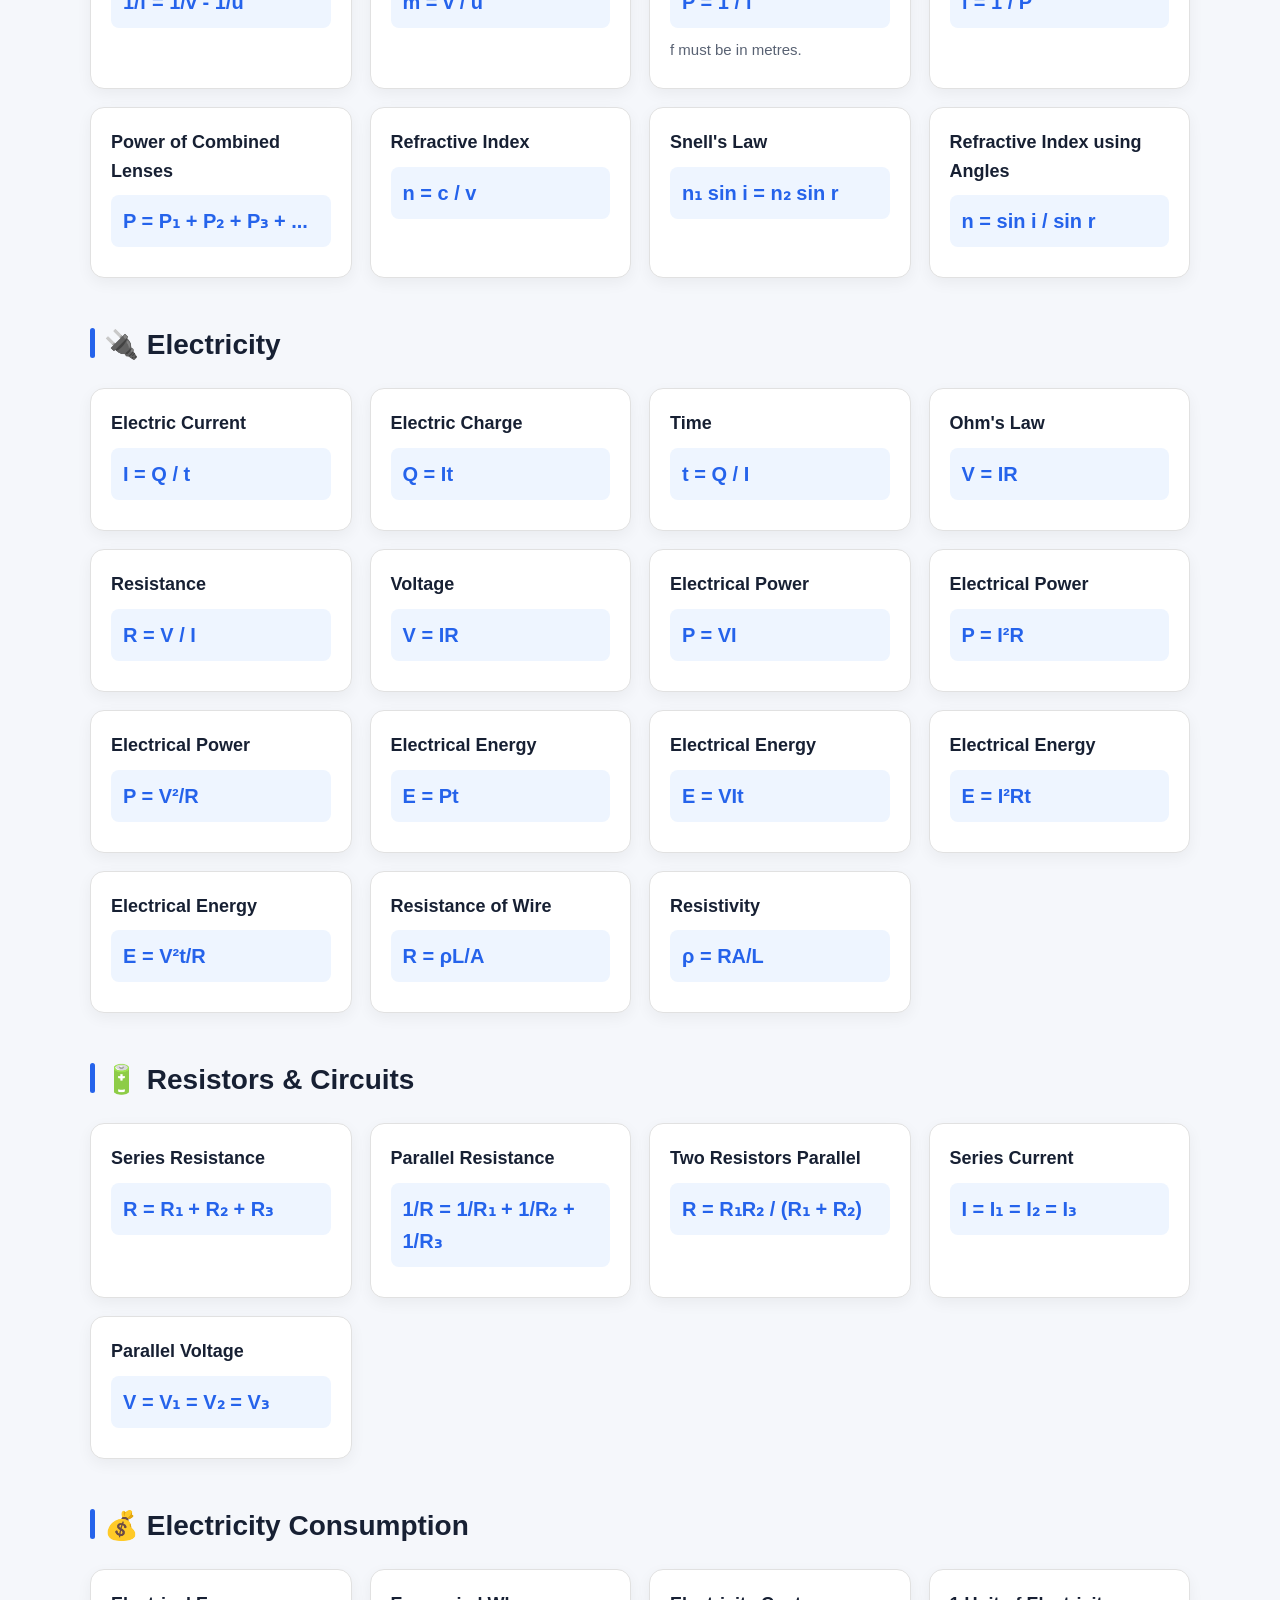
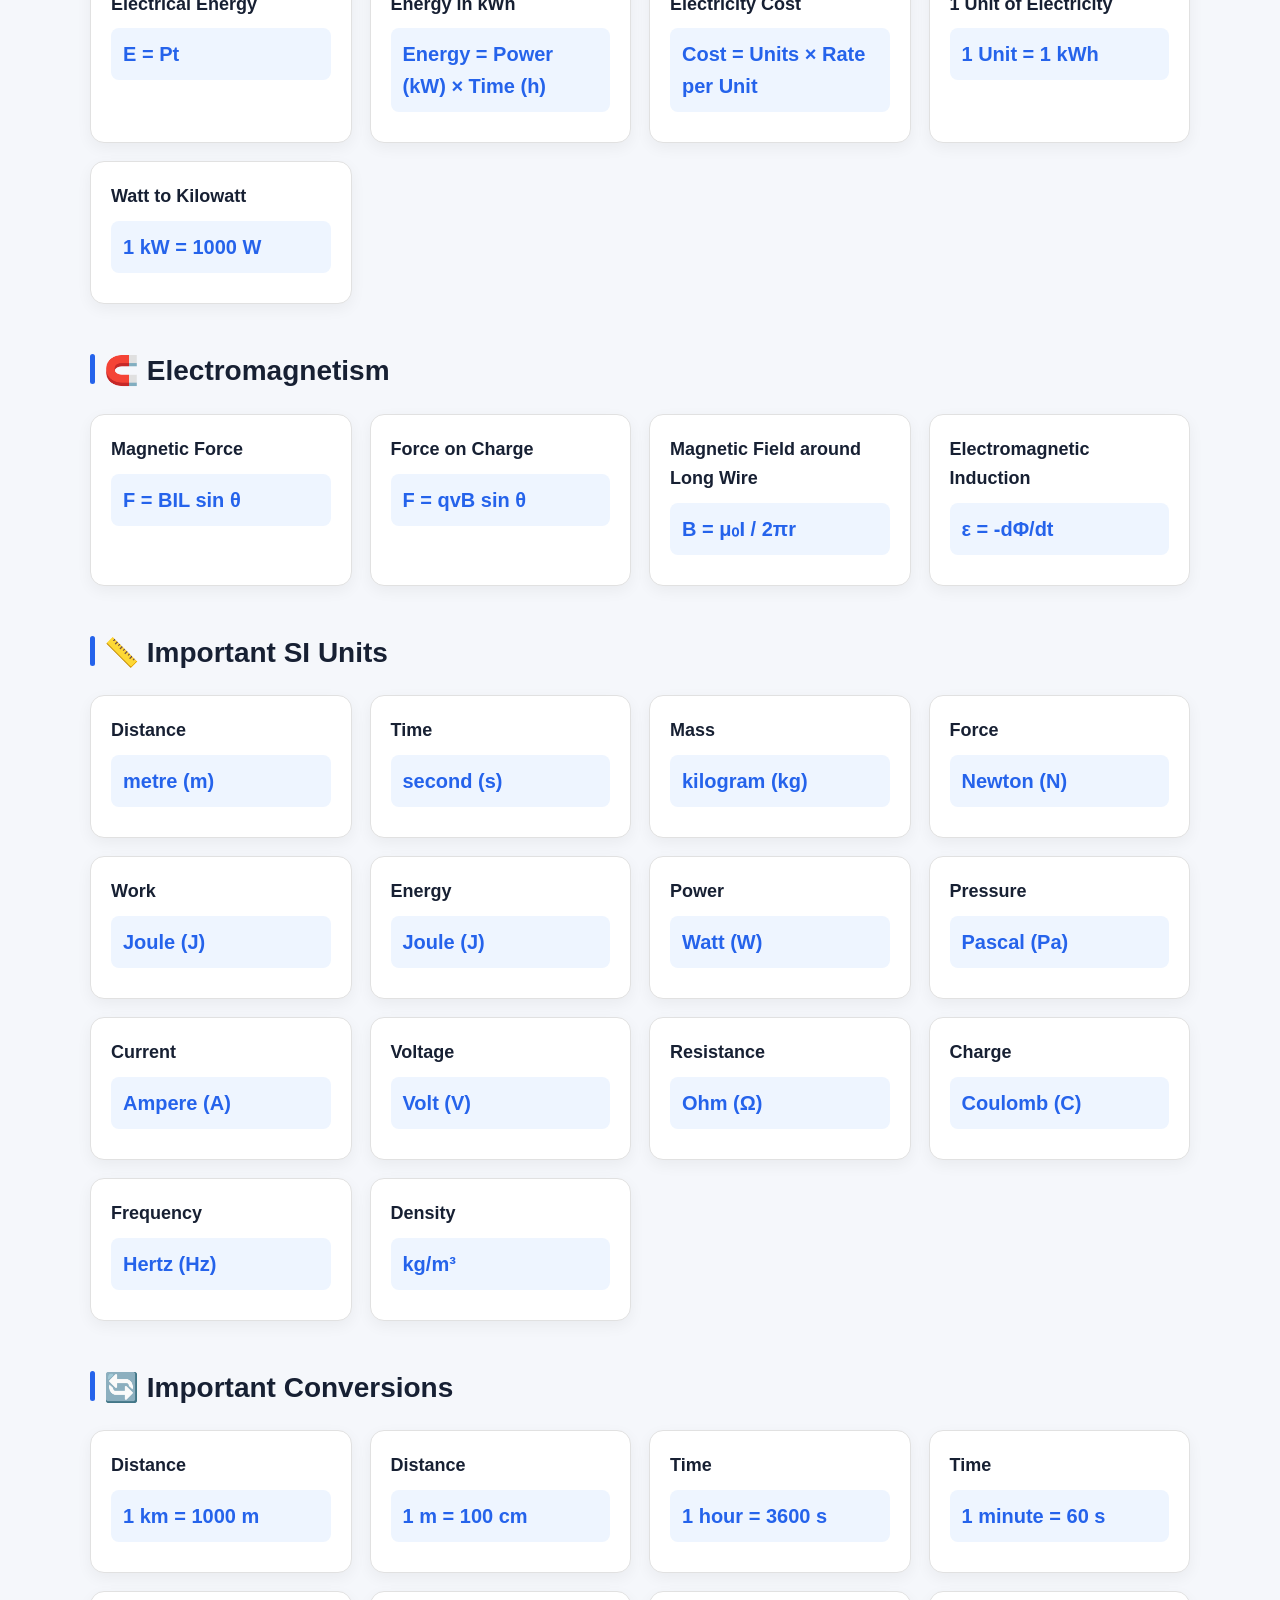
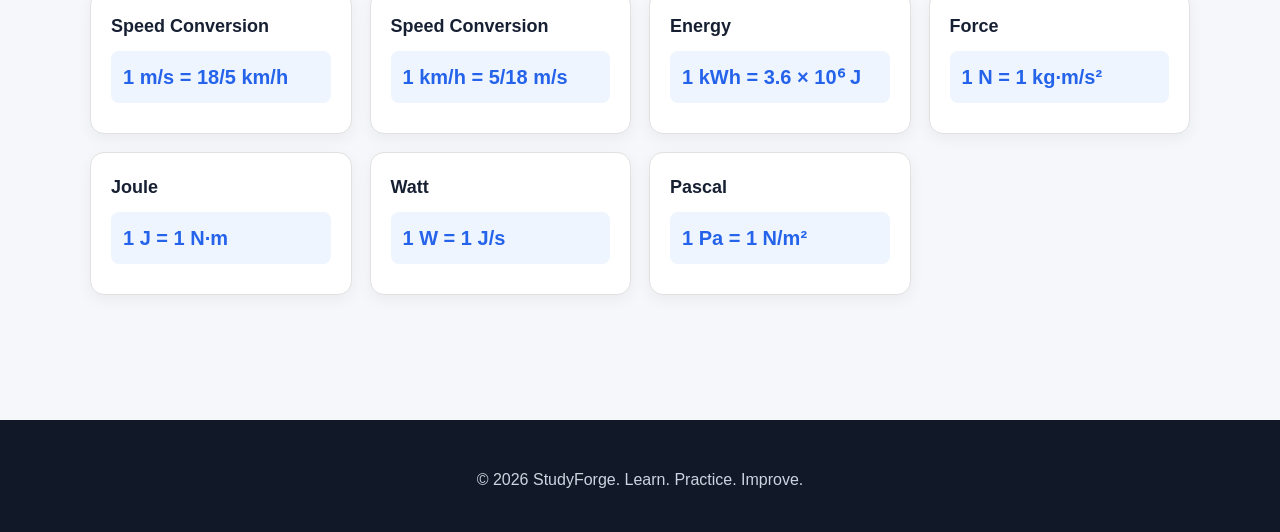
<file: formula.html>
<!DOCTYPE html>
<html lang="en">
<head>
    <meta charset="UTF-8">
    <meta name="viewport" content="width=device-width, initial-scale=1.0">

    <title>Physics Formula Library | StudyForge</title>
    <meta name="description" content="Complete Physics formula library for Class 8, 9 and 10. Motion, force, work, energy, electricity, light, sound, heat and more.">

<link rel="stylesheet" href="formula.css">

    <style>
        .formula-section {
            padding: 50px 20px;
        }

        .formula-container {
            max-width: 1100px;
            margin: auto;
        }

        .formula-topic {
            margin-bottom: 45px;
        }

        .formula-topic h2 {
            margin-bottom: 20px;
            font-size: 28px;
        }

        .formula-grid {
            display: grid;
            grid-template-columns: repeat(auto-fit, minmax(260px, 1fr));
            gap: 18px;
        }

        .formula-box {
            padding: 20px;
            border: 1px solid #e1e1e1;
            border-radius: 14px;
            background: #ffffff;
            box-shadow: 0 5px 15px rgba(0,0,0,0.05);
            transition: 0.2s;
        }

        .formula-box:hover {
            transform: translateY(-3px);
        }

        .formula-box h3 {
            margin-bottom: 10px;
            font-size: 18px;
        }

        .formula {
            font-size: 20px;
            font-weight: bold;
            margin: 10px 0;
        }

        .formula-box p {
            margin: 6px 0;
        }

        .symbol {
            font-size: 14px;
            opacity: 0.8;
        }

        body.dark .formula-box {
            background: #151922;
            border-color: #292e3a;
        }

        body.dark .formula-section {
            background: #0b0d12;
        }

        @media (max-width: 600px) {
            .formula-section {
                padding: 35px 14px;
            }

            .formula-topic h2 {
                font-size: 24px;
            }

            .formula {
                font-size: 18px;
            }
        }
    </style>
</head>

<body>

<!-- ================= NAVBAR ================= -->

<header class="navbar">

    <div class="logo">
        <a href="../index.html">StudyForge</a>
    </div>

    <button class="menu-btn" onclick="toggleMenu()">☰</button>

    <nav id="navMenu">

        <a href="../index.html">Home</a>
        <a href="../math/index.html">Math</a>
        <a href="index.html">Physics</a>
        <a href="../chemistry/index.html">Chemistry</a>

        <button class="theme-btn" onclick="toggleTheme()">🌙</button>

    </nav>

</header>


<!-- ================= HERO ================= -->

<section class="hero">

    <h1>Physics Formula Library</h1>

    <p>
        Important Physics formulas for Class 8, 9 and 10.
        Learn formulas topic-wise and use them in numerical problems.
    </p>

</section>


<!-- ================= FORMULAS ================= -->

<section class="formula-section">

<div class="formula-container">


<!-- =================================================
     1. MOTION
================================================= -->

<div class="formula-topic">

<h2>🚗 Motion</h2>

<div class="formula-grid">


<div class="formula-box">
<h3>Speed</h3>
<div class="formula">v = d / t</div>
<p>Speed = Distance ÷ Time</p>
<p class="symbol">v = speed, d = distance, t = time</p>
</div>


<div class="formula-box">
<h3>Distance</h3>
<div class="formula">d = v × t</div>
<p>Distance = Speed × Time</p>
</div>


<div class="formula-box">
<h3>Time</h3>
<div class="formula">t = d / v</div>
<p>Time = Distance ÷ Speed</p>
</div>


<div class="formula-box">
<h3>Average Speed</h3>
<div class="formula">
Average Speed = Total Distance / Total Time
</div>
</div>


<div class="formula-box">
<h3>Velocity</h3>
<div class="formula">v = Displacement / Time</div>
</div>


<div class="formula-box">
<h3>Acceleration</h3>
<div class="formula">a = (v - u) / t</div>
<p>u = initial velocity</p>
<p>v = final velocity</p>
</div>


<div class="formula-box">
<h3>Final Velocity</h3>
<div class="formula">v = u + at</div>
</div>


<div class="formula-box">
<h3>First Equation of Motion</h3>
<div class="formula">v = u + at</div>
</div>


<div class="formula-box">
<h3>Second Equation of Motion</h3>
<div class="formula">s = ut + ½at²</div>
</div>


<div class="formula-box">
<h3>Third Equation of Motion</h3>
<div class="formula">v² = u² + 2as</div>
</div>


<div class="formula-box">
<h3>Displacement</h3>
<div class="formula">s = ut + ½at²</div>
</div>


<div class="formula-box">
<h3>Average Velocity</h3>
<div class="formula">
Average Velocity = Total Displacement / Total Time
</div>
</div>


</div>
</div>


<!-- =================================================
     2. FORCE
================================================= -->

<div class="formula-topic">

<h2>💪 Force & Laws of Motion</h2>

<div class="formula-grid">


<div class="formula-box">
<h3>Newton's Second Law</h3>
<div class="formula">F = ma</div>
<p>Force = Mass × Acceleration</p>
</div>


<div class="formula-box">
<h3>Mass</h3>
<div class="formula">m = F / a</div>
</div>


<div class="formula-box">
<h3>Acceleration</h3>
<div class="formula">a = F / m</div>
</div>


<div class="formula-box">
<h3>Momentum</h3>
<div class="formula">p = mv</div>
<p>p = momentum</p>
</div>


<div class="formula-box">
<h3>Change in Momentum</h3>
<div class="formula">Δp = mv - mu</div>
</div>


<div class="formula-box">
<h3>Force using Momentum</h3>
<div class="formula">F = Δp / Δt</div>
</div>


<div class="formula-box">
<h3>Weight</h3>
<div class="formula">W = mg</div>
<p>g ≈ 9.8 m/s²</p>
</div>


<div class="formula-box">
<h3>Impulse</h3>
<div class="formula">Impulse = F × t</div>
</div>


</div>
</div>


<!-- =================================================
     3. GRAVITATION
================================================= -->

<div class="formula-topic">

<h2>🌍 Gravitation</h2>

<div class="formula-grid">


<div class="formula-box">
<h3>Universal Law of Gravitation</h3>
<div class="formula">
F = Gm₁m₂ / r²
</div>
</div>


<div class="formula-box">
<h3>Acceleration due to Gravity</h3>
<div class="formula">g = GM / R²</div>
</div>


<div class="formula-box">
<h3>Weight</h3>
<div class="formula">W = mg</div>
</div>


<div class="formula-box">
<h3>Mass from Weight</h3>
<div class="formula">m = W / g</div>
</div>


<div class="formula-box">
<h3>Free Fall</h3>
<div class="formula">v = u + gt</div>
</div>


<div class="formula-box">
<h3>Distance in Free Fall</h3>
<div class="formula">s = ut + ½gt²</div>
</div>


<div class="formula-box">
<h3>Free Fall Velocity</h3>
<div class="formula">v² = u² + 2gs</div>
</div>


<div class="formula-box">
<h3>Density</h3>
<div class="formula">ρ = m / V</div>
</div>


<div class="formula-box">
<h3>Mass from Density</h3>
<div class="formula">m = ρV</div>
</div>


<div class="formula-box">
<h3>Volume</h3>
<div class="formula">V = m / ρ</div>
</div>


<div class="formula-box">
<h3>Pressure</h3>
<div class="formula">P = F / A</div>
</div>


<div class="formula-box">
<h3>Force from Pressure</h3>
<div class="formula">F = PA</div>
</div>


</div>
</div>


<!-- =================================================
     4. WORK ENERGY POWER
================================================= -->

<div class="formula-topic">

<h2>⚡ Work, Energy & Power</h2>

<div class="formula-grid">


<div class="formula-box">
<h3>Work</h3>
<div class="formula">W = Fs</div>
<p>When force and displacement are in same direction.</p>
</div>


<div class="formula-box">
<h3>Work at an Angle</h3>
<div class="formula">W = Fs cos θ</div>
</div>


<div class="formula-box">
<h3>Kinetic Energy</h3>
<div class="formula">KE = ½mv²</div>
</div>


<div class="formula-box">
<h3>Potential Energy</h3>
<div class="formula">PE = mgh</div>
</div>


<div class="formula-box">
<h3>Mechanical Energy</h3>
<div class="formula">ME = KE + PE</div>
</div>


<div class="formula-box">
<h3>Power</h3>
<div class="formula">P = W / t</div>
</div>


<div class="formula-box">
<h3>Work</h3>
<div class="formula">W = Pt</div>
</div>


<div class="formula-box">
<h3>Power using Force and Velocity</h3>
<div class="formula">P = Fv</div>
</div>


<div class="formula-box">
<h3>Efficiency</h3>
<div class="formula">
Efficiency = (Useful Output / Input) × 100
</div>
</div>


<div class="formula-box">
<h3>Energy Conversion</h3>
<div class="formula">
Input Energy = Output Energy + Energy Loss
</div>
</div>


</div>
</div>


<!-- =================================================
     5. PRESSURE
================================================= -->

<div class="formula-topic">

<h2>🧱 Pressure</h2>

<div class="formula-grid">


<div class="formula-box">
<h3>Pressure</h3>
<div class="formula">P = F / A</div>
</div>


<div class="formula-box">
<h3>Force</h3>
<div class="formula">F = PA</div>
</div>


<div class="formula-box">
<h3>Area</h3>
<div class="formula">A = F / P</div>
</div>


<div class="formula-box">
<h3>Liquid Pressure</h3>
<div class="formula">P = ρgh</div>
</div>


<div class="formula-box">
<h3>Atmospheric Pressure</h3>
<div class="formula">P = F / A</div>
</div>


</div>
</div>


<!-- =================================================
     6. HEAT
================================================= -->

<div class="formula-topic">

<h2>🔥 Heat & Temperature</h2>

<div class="formula-grid">


<div class="formula-box">
<h3>Heat Energy</h3>
<div class="formula">Q = mcΔT</div>
<p>m = mass, c = specific heat</p>
</div>


<div class="formula-box">
<h3>Specific Heat Capacity</h3>
<div class="formula">
c = Q / (mΔT)
</div>
</div>


<div class="formula-box">
<h3>Temperature Change</h3>
<div class="formula">ΔT = T₂ - T₁</div>
</div>


<div class="formula-box">
<h3>Latent Heat</h3>
<div class="formula">Q = mL</div>
</div>


<div class="formula-box">
<h3>Specific Latent Heat</h3>
<div class="formula">L = Q / m</div>
</div>


<div class="formula-box">
<h3>Celsius to Fahrenheit</h3>
<div class="formula">
°F = (9/5 × °C) + 32
</div>
</div>


<div class="formula-box">
<h3>Fahrenheit to Celsius</h3>
<div class="formula">
°C = 5/9 × (°F - 32)
</div>
</div>


<div class="formula-box">
<h3>Celsius to Kelvin</h3>
<div class="formula">K = °C + 273.15</div>
</div>


<div class="formula-box">
<h3>Kelvin to Celsius</h3>
<div class="formula">°C = K - 273.15</div>
</div>


</div>
</div>


<!-- =================================================
     7. WAVES & SOUND
================================================= -->

<div class="formula-topic">

<h2>🔊 Waves & Sound</h2>

<div class="formula-grid">


<div class="formula-box">
<h3>Wave Speed</h3>
<div class="formula">v = fλ</div>
<p>f = frequency, λ = wavelength</p>
</div>


<div class="formula-box">
<h3>Frequency</h3>
<div class="formula">f = v / λ</div>
</div>


<div class="formula-box">
<h3>Wavelength</h3>
<div class="formula">λ = v / f</div>
</div>


<div class="formula-box">
<h3>Frequency</h3>
<div class="formula">f = 1 / T</div>
</div>


<div class="formula-box">
<h3>Time Period</h3>
<div class="formula">T = 1 / f</div>
</div>


<div class="formula-box">
<h3>Number of Vibrations</h3>
<div class="formula">f = n / t</div>
</div>


<div class="formula-box">
<h3>Echo Distance</h3>
<div class="formula">d = vt / 2</div>
<p>For an echo returning to the source.</p>
</div>


</div>
</div>


<!-- =================================================
     8. LIGHT
================================================= -->

<div class="formula-topic">

<h2>💡 Light</h2>

<div class="formula-grid">


<div class="formula-box">
<h3>Speed of Light</h3>
<div class="formula">c ≈ 3 × 10⁸ m/s</div>
</div>


<div class="formula-box">
<h3>Mirror Formula</h3>
<div class="formula">1/f = 1/v + 1/u</div>
</div>


<div class="formula-box">
<h3>Magnification</h3>
<div class="formula">m = hᵢ / hₒ</div>
</div>


<div class="formula-box">
<h3>Mirror Magnification</h3>
<div class="formula">m = -v / u</div>
</div>


<div class="formula-box">
<h3>Lens Formula</h3>
<div class="formula">1/f = 1/v - 1/u</div>
</div>


<div class="formula-box">
<h3>Lens Magnification</h3>
<div class="formula">m = v / u</div>
</div>


<div class="formula-box">
<h3>Power of Lens</h3>
<div class="formula">P = 1 / f</div>
<p>f must be in metres.</p>
</div>


<div class="formula-box">
<h3>Focal Length</h3>
<div class="formula">f = 1 / P</div>
</div>


<div class="formula-box">
<h3>Power of Combined Lenses</h3>
<div class="formula">
P = P₁ + P₂ + P₃ + ...
</div>
</div>


<div class="formula-box">
<h3>Refractive Index</h3>
<div class="formula">n = c / v</div>
</div>


<div class="formula-box">
<h3>Snell's Law</h3>
<div class="formula">
n₁ sin i = n₂ sin r
</div>
</div>


<div class="formula-box">
<h3>Refractive Index using Angles</h3>
<div class="formula">
n = sin i / sin r
</div>
</div>


</div>
</div>


<!-- =================================================
     9. ELECTRICITY
================================================= -->

<div class="formula-topic">

<h2>🔌 Electricity</h2>

<div class="formula-grid">


<div class="formula-box">
<h3>Electric Current</h3>
<div class="formula">I = Q / t</div>
</div>


<div class="formula-box">
<h3>Electric Charge</h3>
<div class="formula">Q = It</div>
</div>


<div class="formula-box">
<h3>Time</h3>
<div class="formula">t = Q / I</div>
</div>


<div class="formula-box">
<h3>Ohm's Law</h3>
<div class="formula">V = IR</div>
</div>


<div class="formula-box">
<h3>Resistance</h3>
<div class="formula">R = V / I</div>
</div>


<div class="formula-box">
<h3>Voltage</h3>
<div class="formula">V = IR</div>
</div>


<div class="formula-box">
<h3>Electrical Power</h3>
<div class="formula">P = VI</div>
</div>


<div class="formula-box">
<h3>Electrical Power</h3>
<div class="formula">P = I²R</div>
</div>


<div class="formula-box">
<h3>Electrical Power</h3>
<div class="formula">P = V²/R</div>
</div>


<div class="formula-box">
<h3>Electrical Energy</h3>
<div class="formula">E = Pt</div>
</div>


<div class="formula-box">
<h3>Electrical Energy</h3>
<div class="formula">E = VIt</div>
</div>


<div class="formula-box">
<h3>Electrical Energy</h3>
<div class="formula">E = I²Rt</div>
</div>


<div class="formula-box">
<h3>Electrical Energy</h3>
<div class="formula">E = V²t/R</div>
</div>


<div class="formula-box">
<h3>Resistance of Wire</h3>
<div class="formula">R = ρL/A</div>
</div>


<div class="formula-box">
<h3>Resistivity</h3>
<div class="formula">ρ = RA/L</div>
</div>


</div>
</div>


<!-- =================================================
     10. RESISTORS
================================================= -->

<div class="formula-topic">

<h2>🔋 Resistors & Circuits</h2>

<div class="formula-grid">


<div class="formula-box">
<h3>Series Resistance</h3>
<div class="formula">
R = R₁ + R₂ + R₃
</div>
</div>


<div class="formula-box">
<h3>Parallel Resistance</h3>
<div class="formula">
1/R = 1/R₁ + 1/R₂ + 1/R₃
</div>
</div>


<div class="formula-box">
<h3>Two Resistors Parallel</h3>
<div class="formula">
R = R₁R₂ / (R₁ + R₂)
</div>
</div>


<div class="formula-box">
<h3>Series Current</h3>
<div class="formula">
I = I₁ = I₂ = I₃
</div>
</div>


<div class="formula-box">
<h3>Parallel Voltage</h3>
<div class="formula">
V = V₁ = V₂ = V₃
</div>
</div>


</div>
</div>


<!-- =================================================
     11. ELECTRICITY BILL
================================================= -->

<div class="formula-topic">

<h2>💰 Electricity Consumption</h2>

<div class="formula-grid">


<div class="formula-box">
<h3>Electrical Energy</h3>
<div class="formula">E = Pt</div>
</div>


<div class="formula-box">
<h3>Energy in kWh</h3>
<div class="formula">
Energy = Power (kW) × Time (h)
</div>
</div>


<div class="formula-box">
<h3>Electricity Cost</h3>
<div class="formula">
Cost = Units × Rate per Unit
</div>
</div>


<div class="formula-box">
<h3>1 Unit of Electricity</h3>
<div class="formula">
1 Unit = 1 kWh
</div>
</div>


<div class="formula-box">
<h3>Watt to Kilowatt</h3>
<div class="formula">
1 kW = 1000 W
</div>
</div>


</div>
</div>


<!-- =================================================
     12. ELECTROMAGNETISM
================================================= -->

<div class="formula-topic">

<h2>🧲 Electromagnetism</h2>

<div class="formula-grid">


<div class="formula-box">
<h3>Magnetic Force</h3>
<div class="formula">
F = BIL sin θ
</div>
</div>


<div class="formula-box">
<h3>Force on Charge</h3>
<div class="formula">
F = qvB sin θ
</div>
</div>


<div class="formula-box">
<h3>Magnetic Field around Long Wire</h3>
<div class="formula">
B = μ₀I / 2πr
</div>
</div>


<div class="formula-box">
<h3>Electromagnetic Induction</h3>
<div class="formula">
ε = -dΦ/dt
</div>
</div>


</div>
</div>


<!-- =================================================
     13. BASIC UNITS
================================================= -->

<div class="formula-topic">

<h2>📏 Important SI Units</h2>

<div class="formula-grid">


<div class="formula-box">
<h3>Distance</h3>
<div class="formula">metre (m)</div>
</div>


<div class="formula-box">
<h3>Time</h3>
<div class="formula">second (s)</div>
</div>


<div class="formula-box">
<h3>Mass</h3>
<div class="formula">kilogram (kg)</div>
</div>


<div class="formula-box">
<h3>Force</h3>
<div class="formula">Newton (N)</div>
</div>


<div class="formula-box">
<h3>Work</h3>
<div class="formula">Joule (J)</div>
</div>


<div class="formula-box">
<h3>Energy</h3>
<div class="formula">Joule (J)</div>
</div>


<div class="formula-box">
<h3>Power</h3>
<div class="formula">Watt (W)</div>
</div>


<div class="formula-box">
<h3>Pressure</h3>
<div class="formula">Pascal (Pa)</div>
</div>


<div class="formula-box">
<h3>Current</h3>
<div class="formula">Ampere (A)</div>
</div>


<div class="formula-box">
<h3>Voltage</h3>
<div class="formula">Volt (V)</div>
</div>


<div class="formula-box">
<h3>Resistance</h3>
<div class="formula">Ohm (Ω)</div>
</div>


<div class="formula-box">
<h3>Charge</h3>
<div class="formula">Coulomb (C)</div>
</div>


<div class="formula-box">
<h3>Frequency</h3>
<div class="formula">Hertz (Hz)</div>
</div>


<div class="formula-box">
<h3>Density</h3>
<div class="formula">kg/m³</div>
</div>


</div>
</div>


<!-- =================================================
     14. IMPORTANT CONVERSIONS
================================================= -->

<div class="formula-topic">

<h2>🔄 Important Conversions</h2>

<div class="formula-grid">


<div class="formula-box">
<h3>Distance</h3>
<div class="formula">1 km = 1000 m</div>
</div>


<div class="formula-box">
<h3>Distance</h3>
<div class="formula">1 m = 100 cm</div>
</div>


<div class="formula-box">
<h3>Time</h3>
<div class="formula">1 hour = 3600 s</div>
</div>


<div class="formula-box">
<h3>Time</h3>
<div class="formula">1 minute = 60 s</div>
</div>


<div class="formula-box">
<h3>Speed Conversion</h3>
<div class="formula">
1 m/s = 18/5 km/h
</div>
</div>


<div class="formula-box">
<h3>Speed Conversion</h3>
<div class="formula">
1 km/h = 5/18 m/s
</div>
</div>


<div class="formula-box">
<h3>Energy</h3>
<div class="formula">
1 kWh = 3.6 × 10⁶ J
</div>
</div>


<div class="formula-box">
<h3>Force</h3>
<div class="formula">
1 N = 1 kg·m/s²
</div>
</div>


<div class="formula-box">
<h3>Joule</h3>
<div class="formula">
1 J = 1 N·m
</div>
</div>


<div class="formula-box">
<h3>Watt</h3>
<div class="formula">
1 W = 1 J/s
</div>
</div>


<div class="formula-box">
<h3>Pascal</h3>
<div class="formula">
1 Pa = 1 N/m²
</div>
</div>


</div>
</div>


<!-- =================================================
     END
================================================= -->

</div>

</section>


<!-- ================= FOOTER ================= -->

<footer>

<p>© 2026 StudyForge. Learn. Practice. Improve.</p>

</footer>


<script src="../script.js"></script>

</body>
</html>
</file>
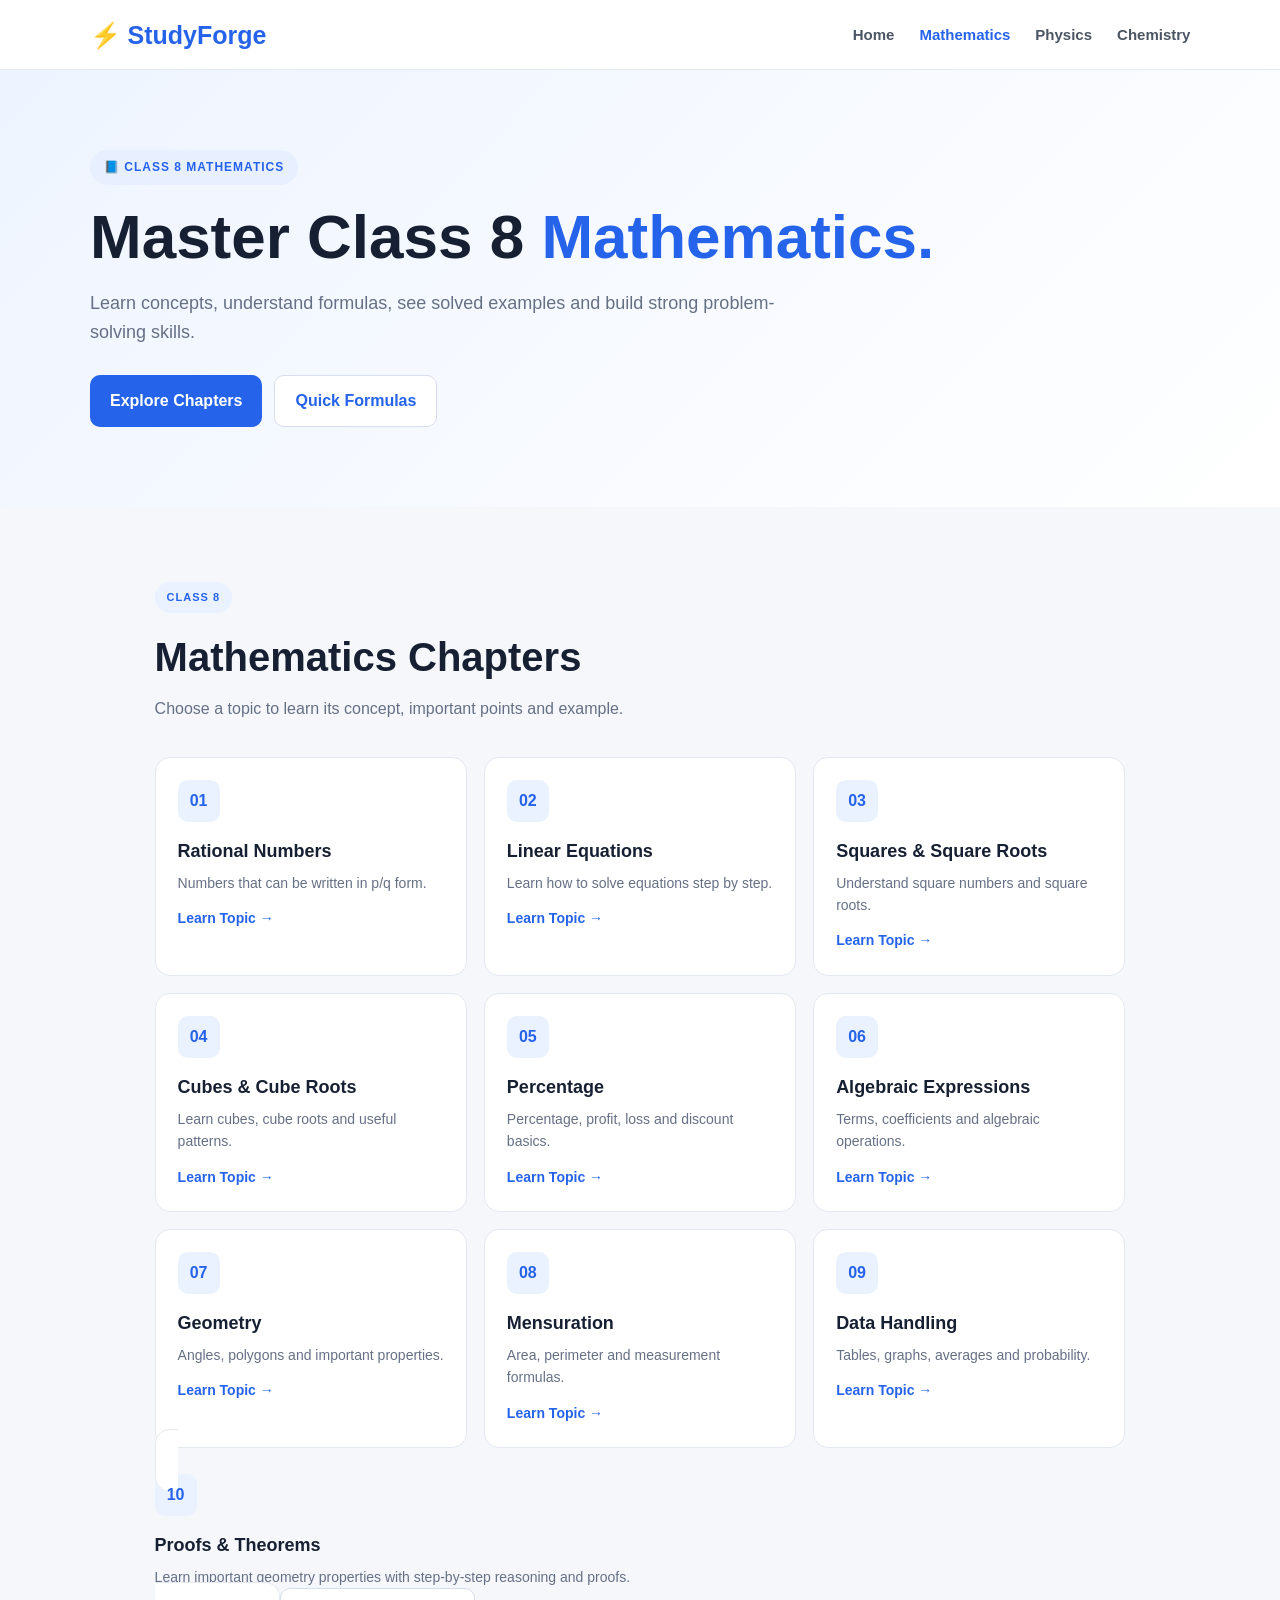
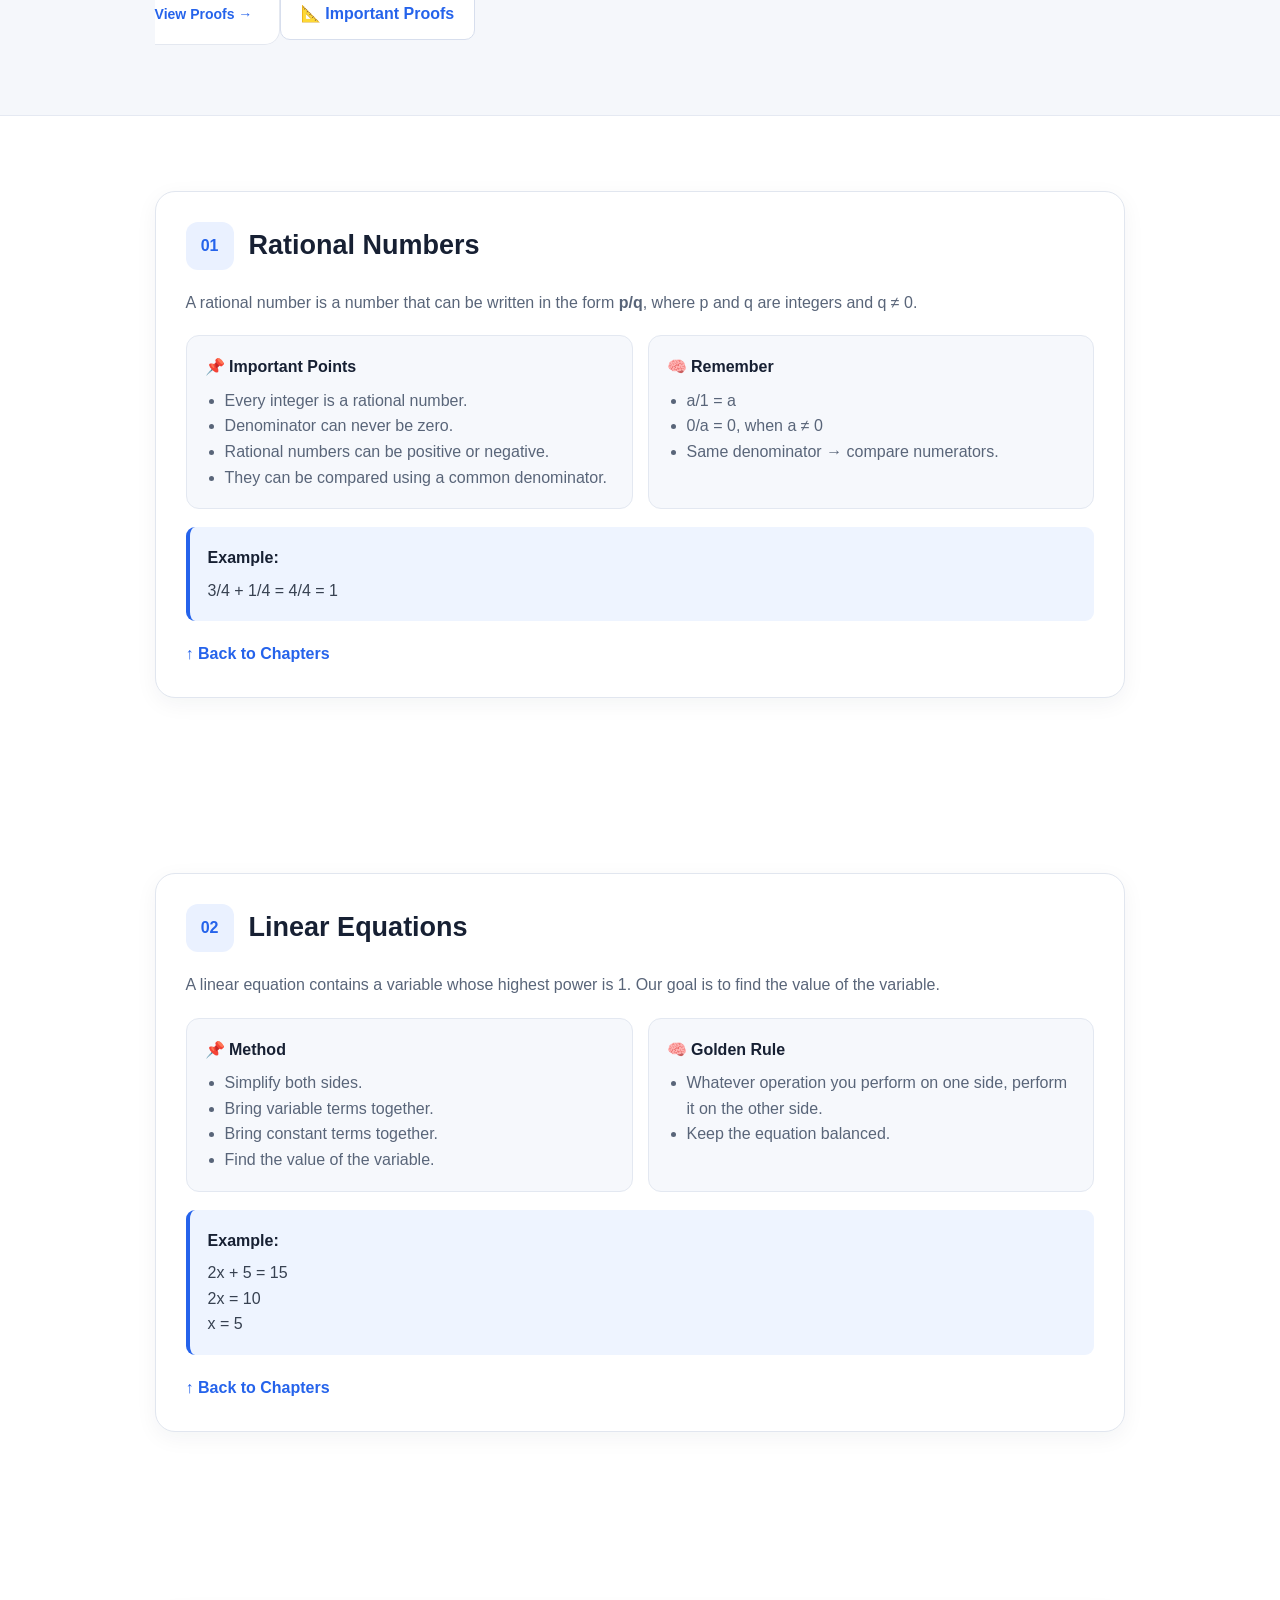
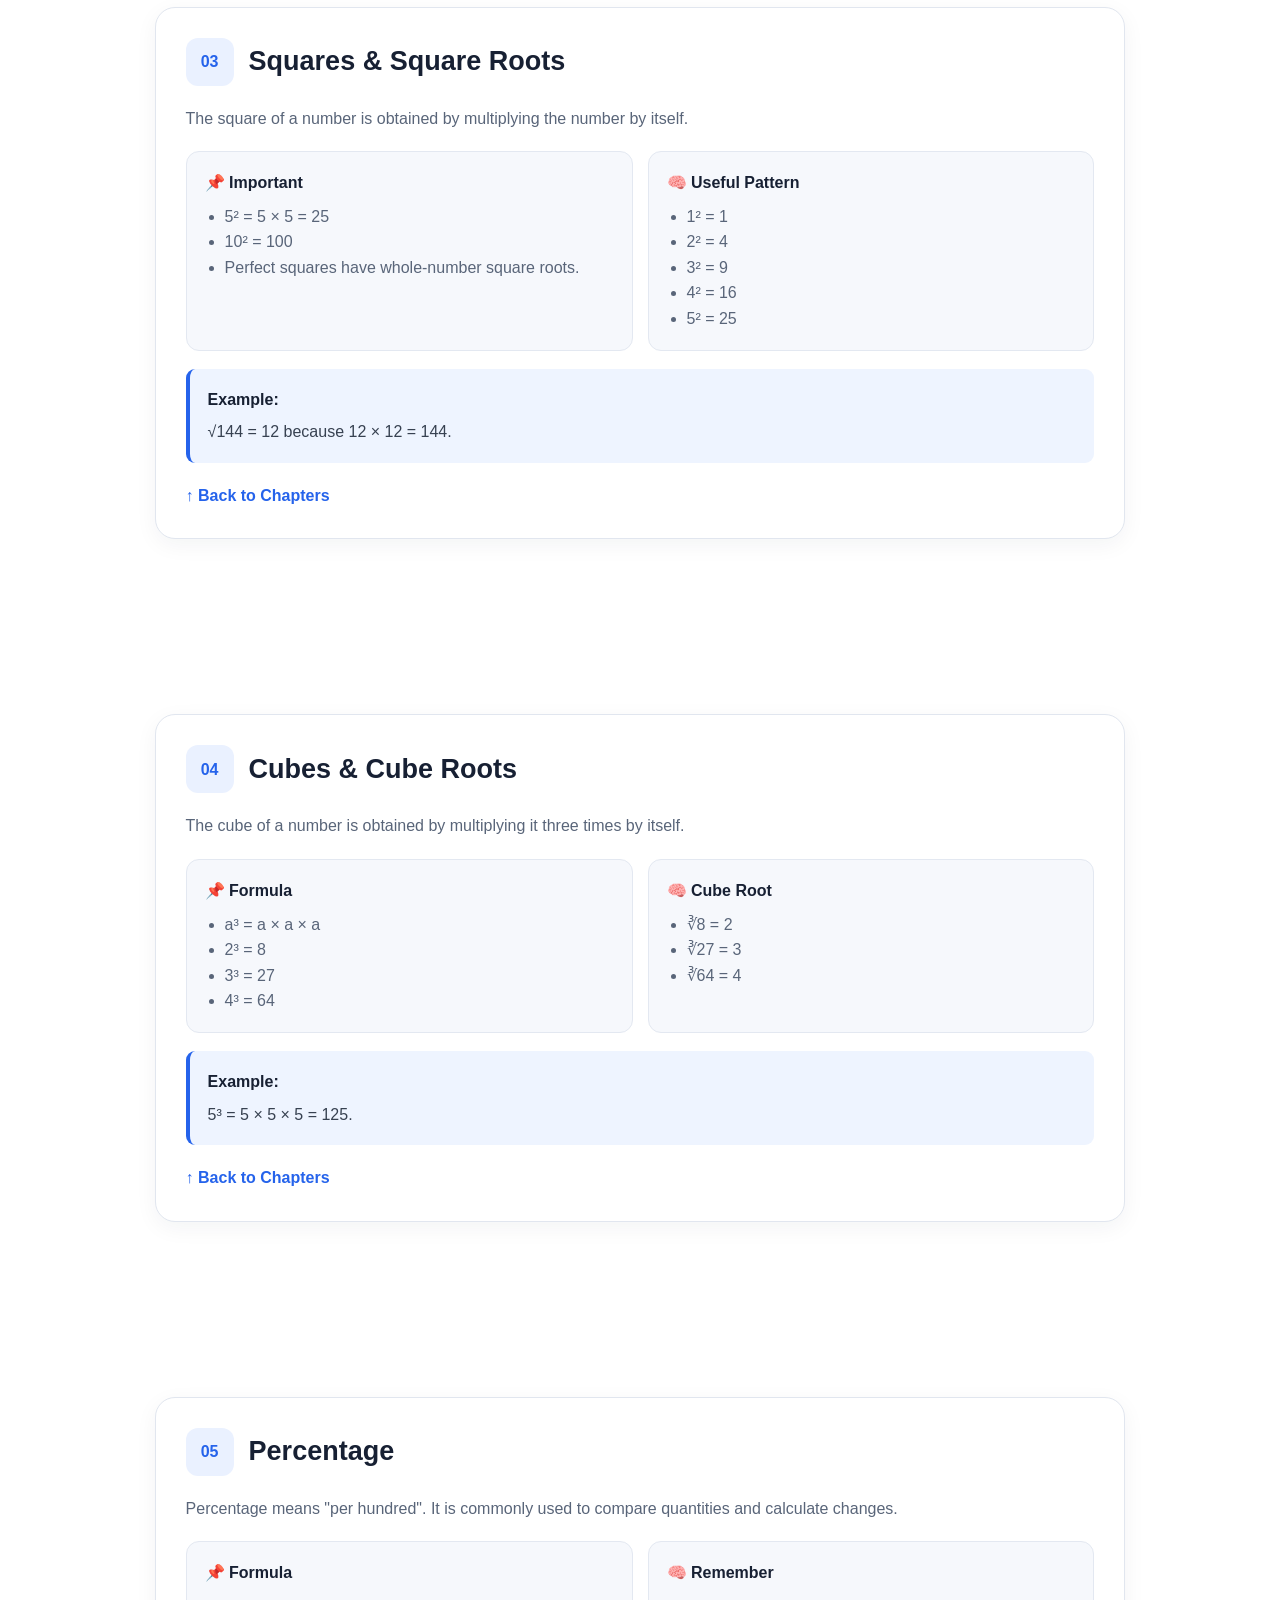
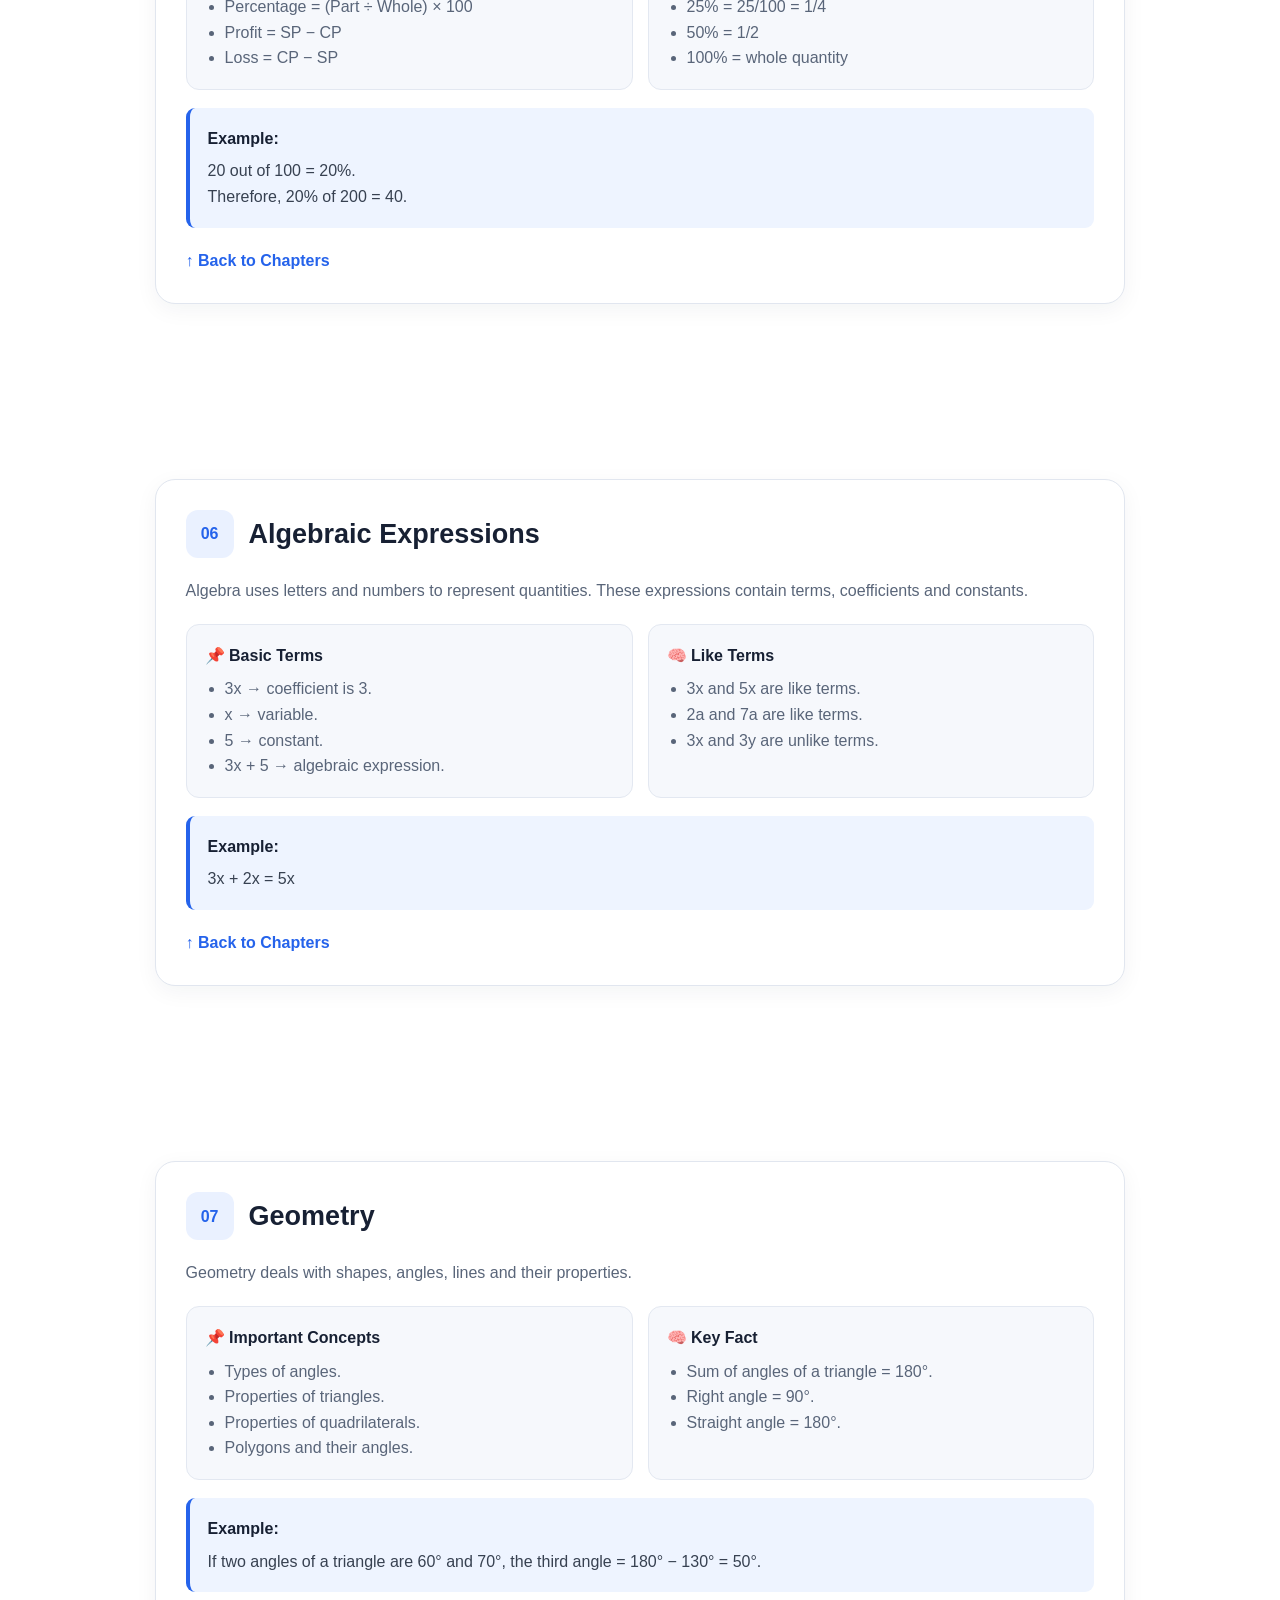
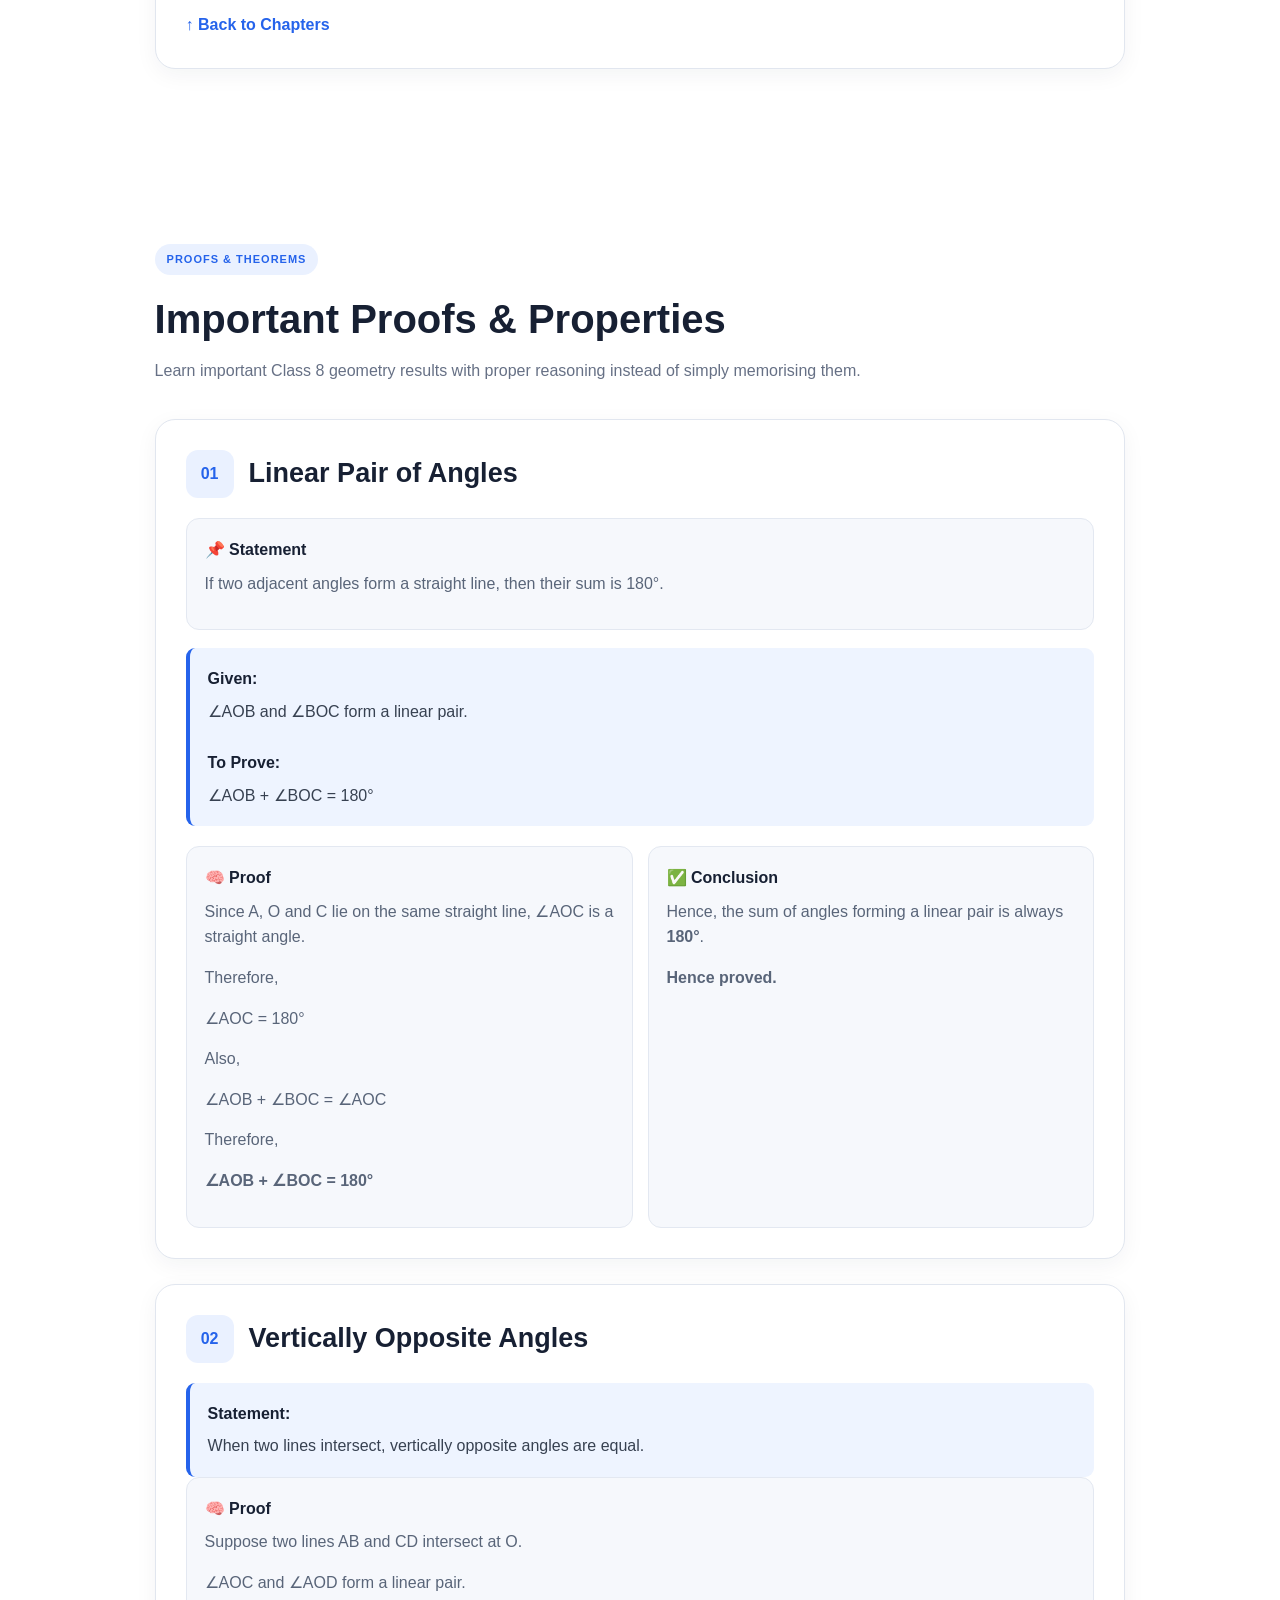
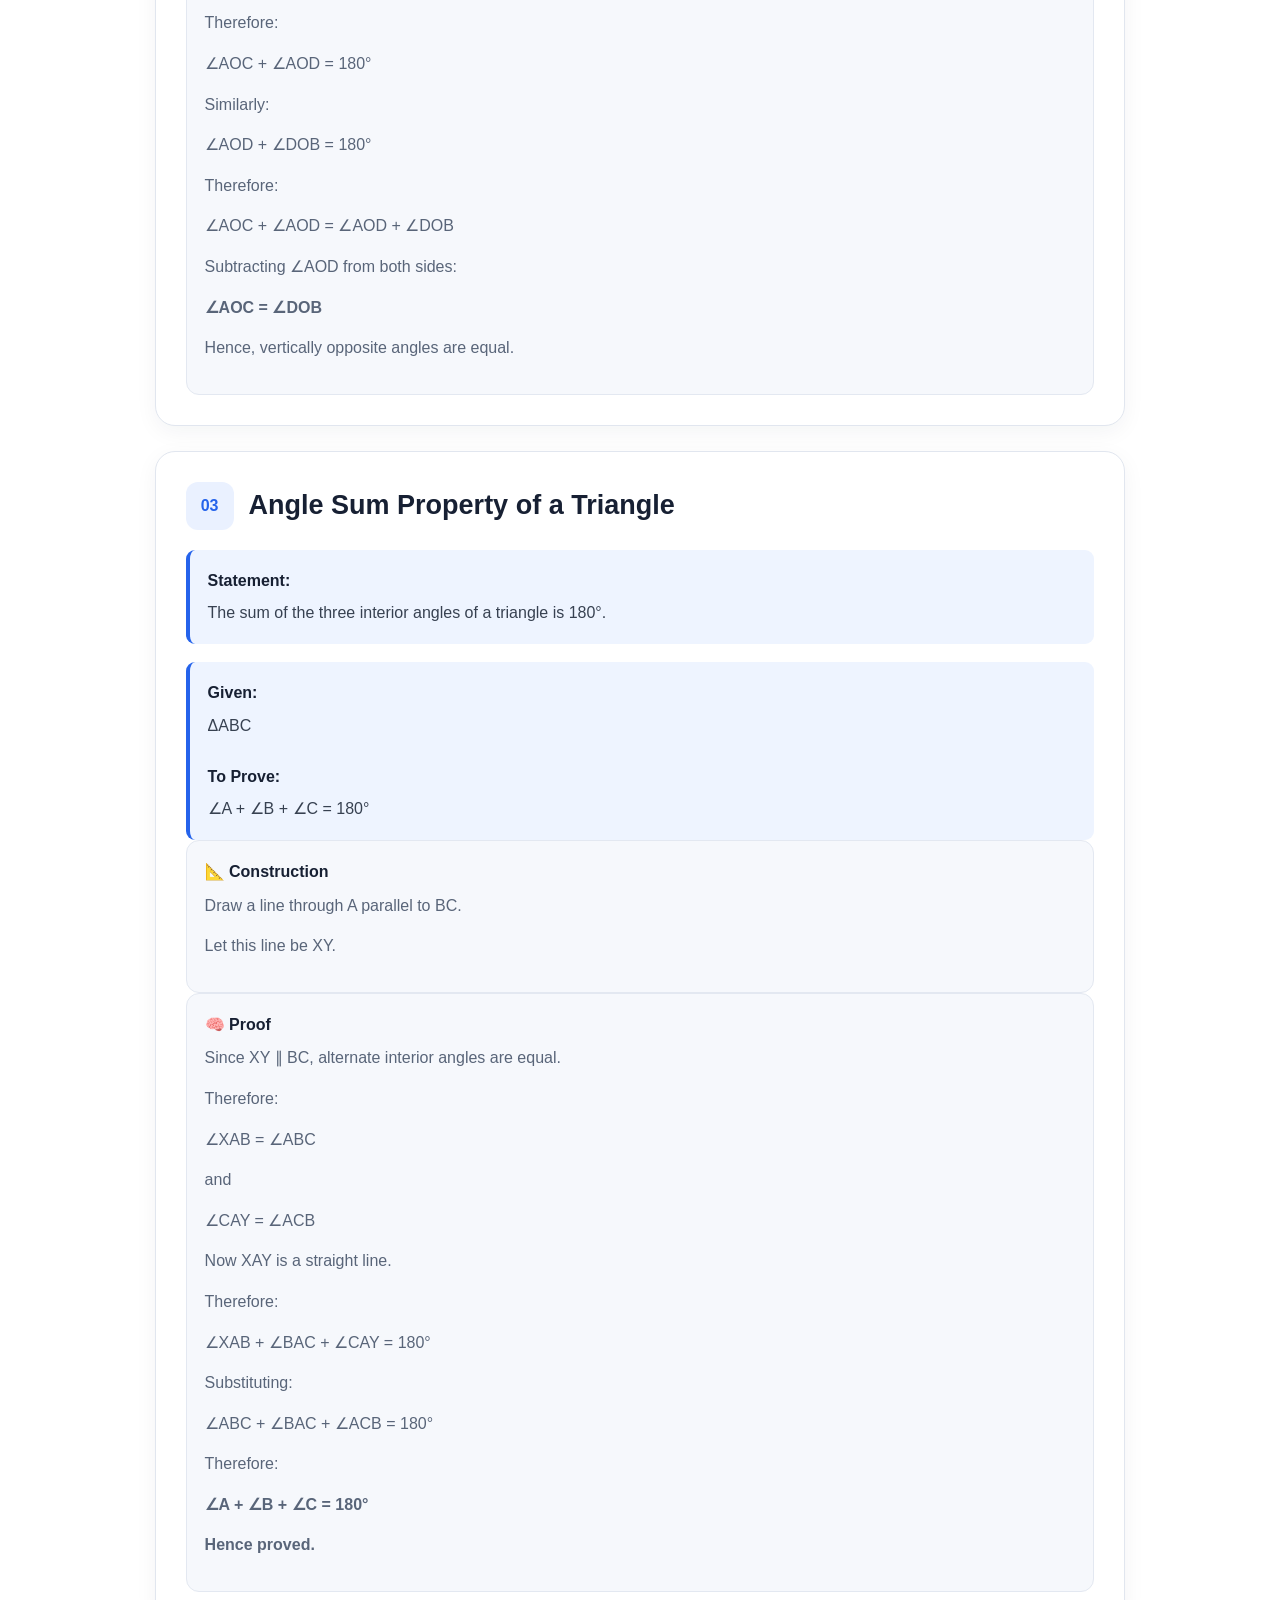
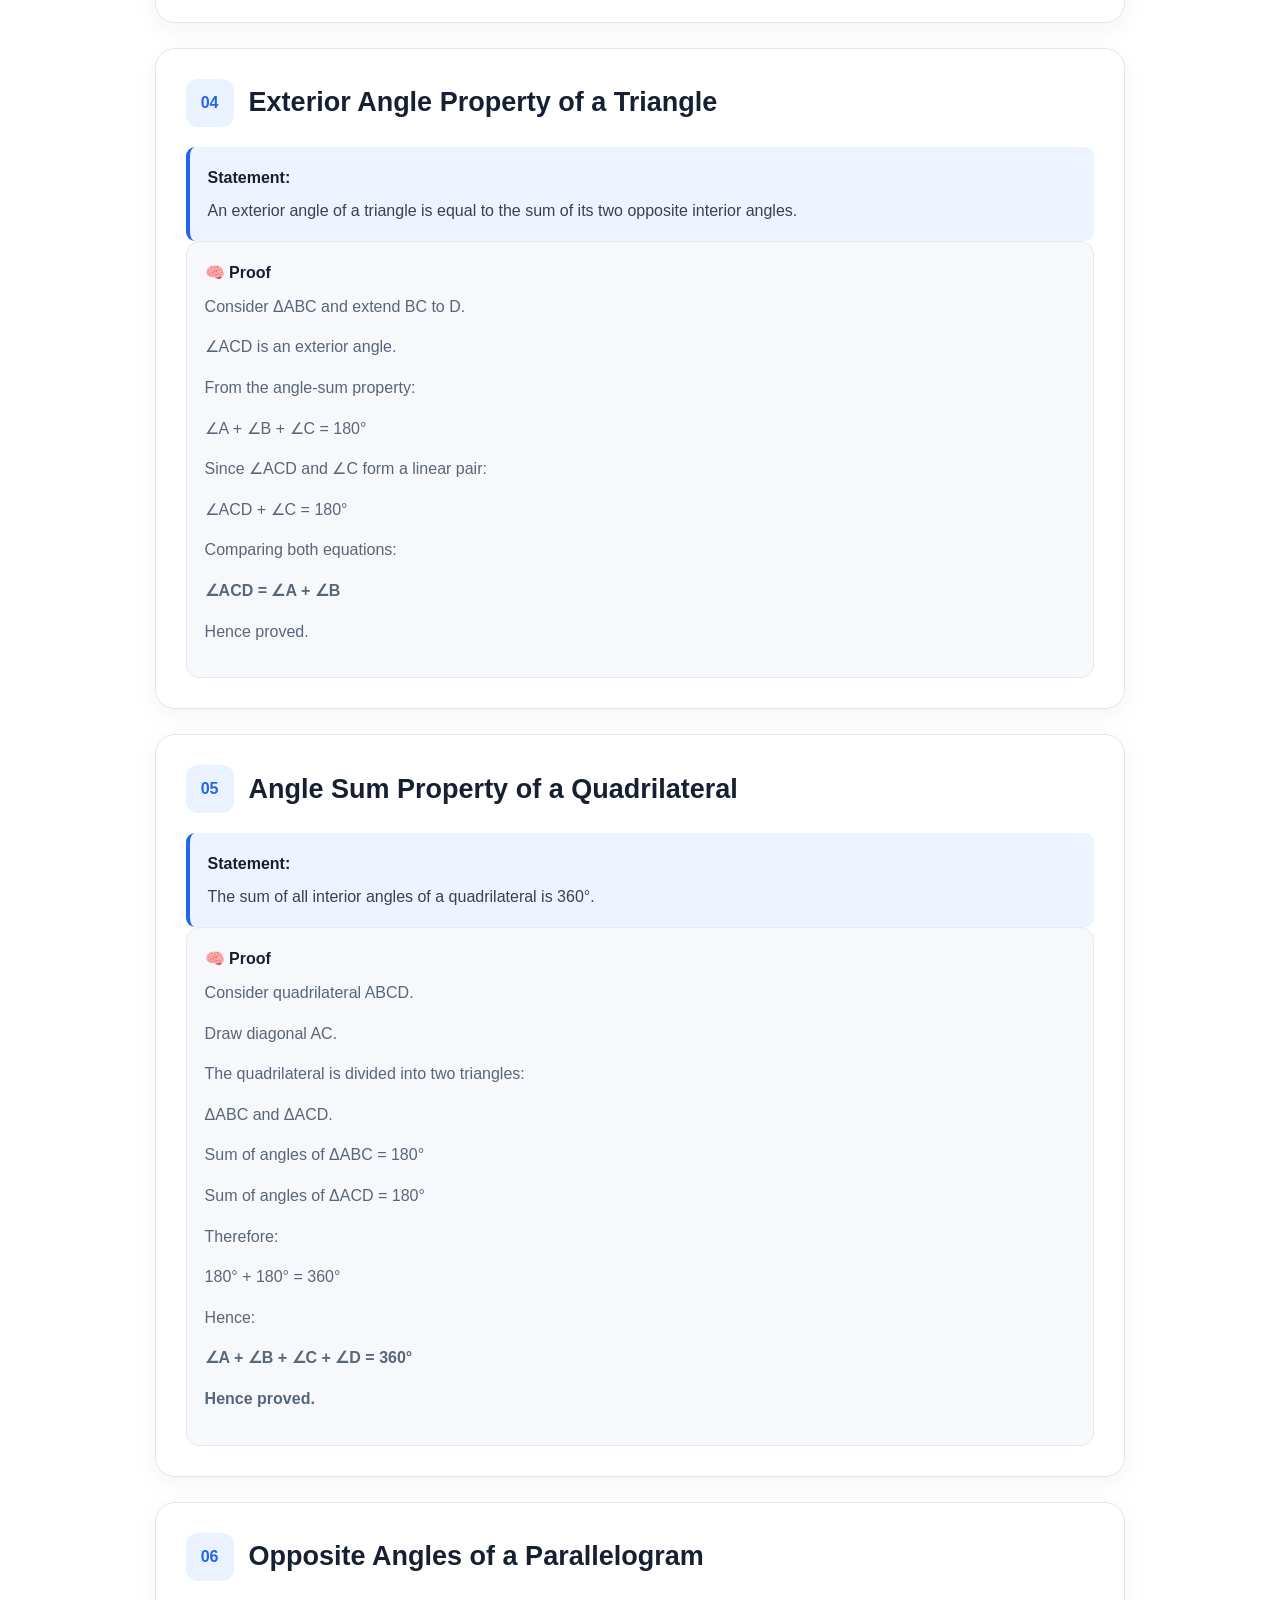
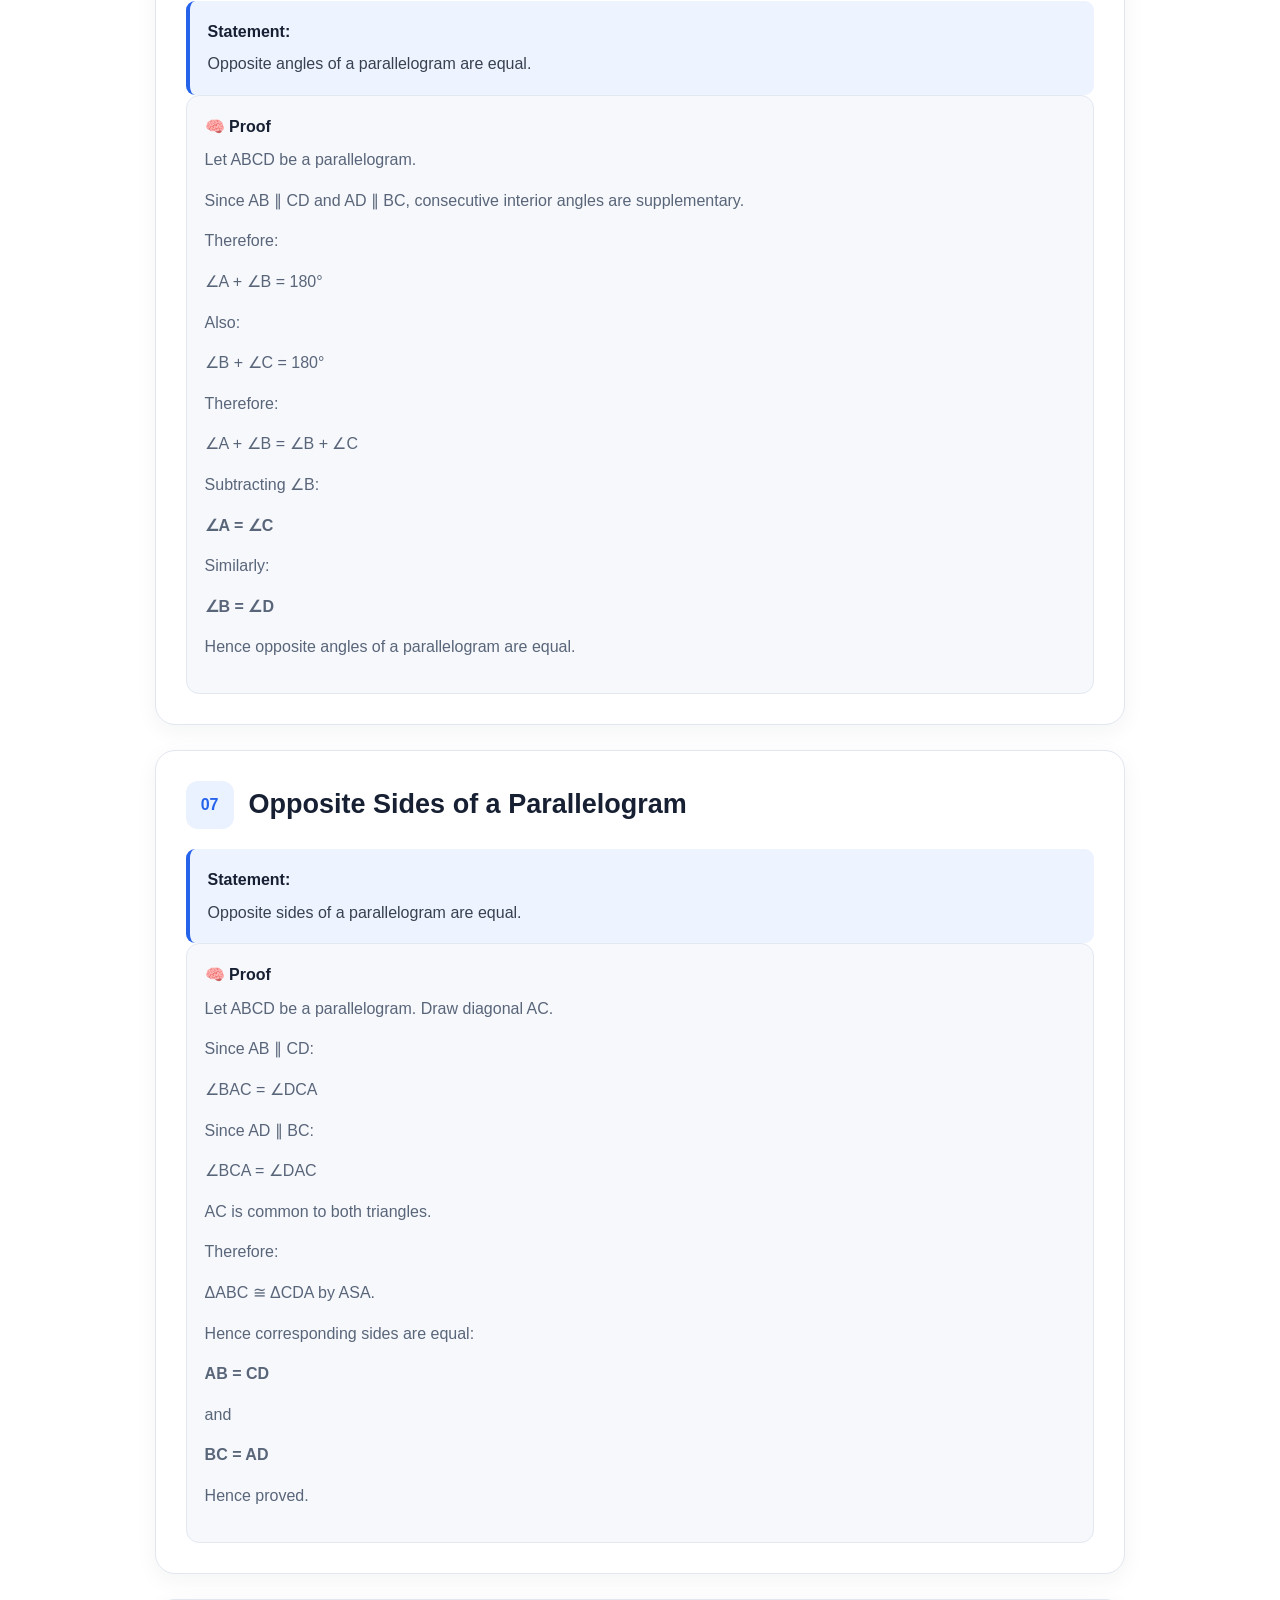
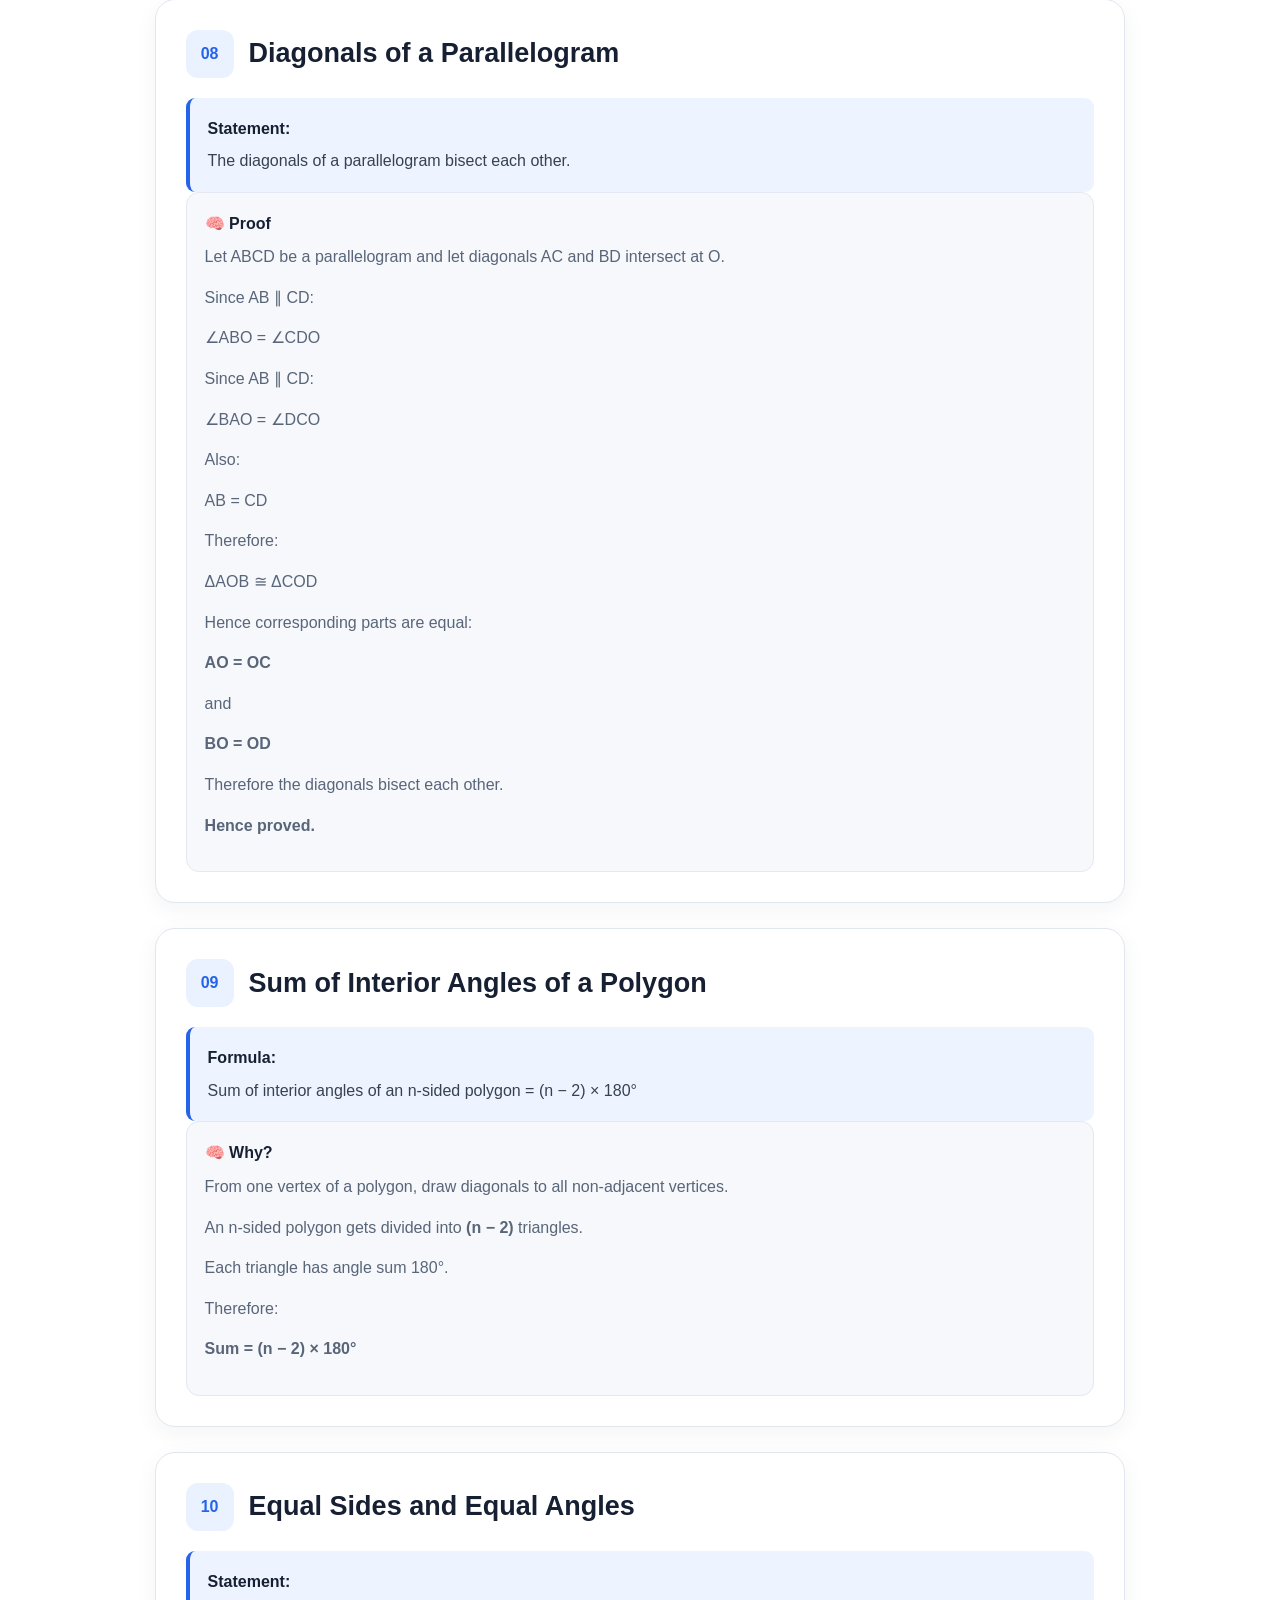
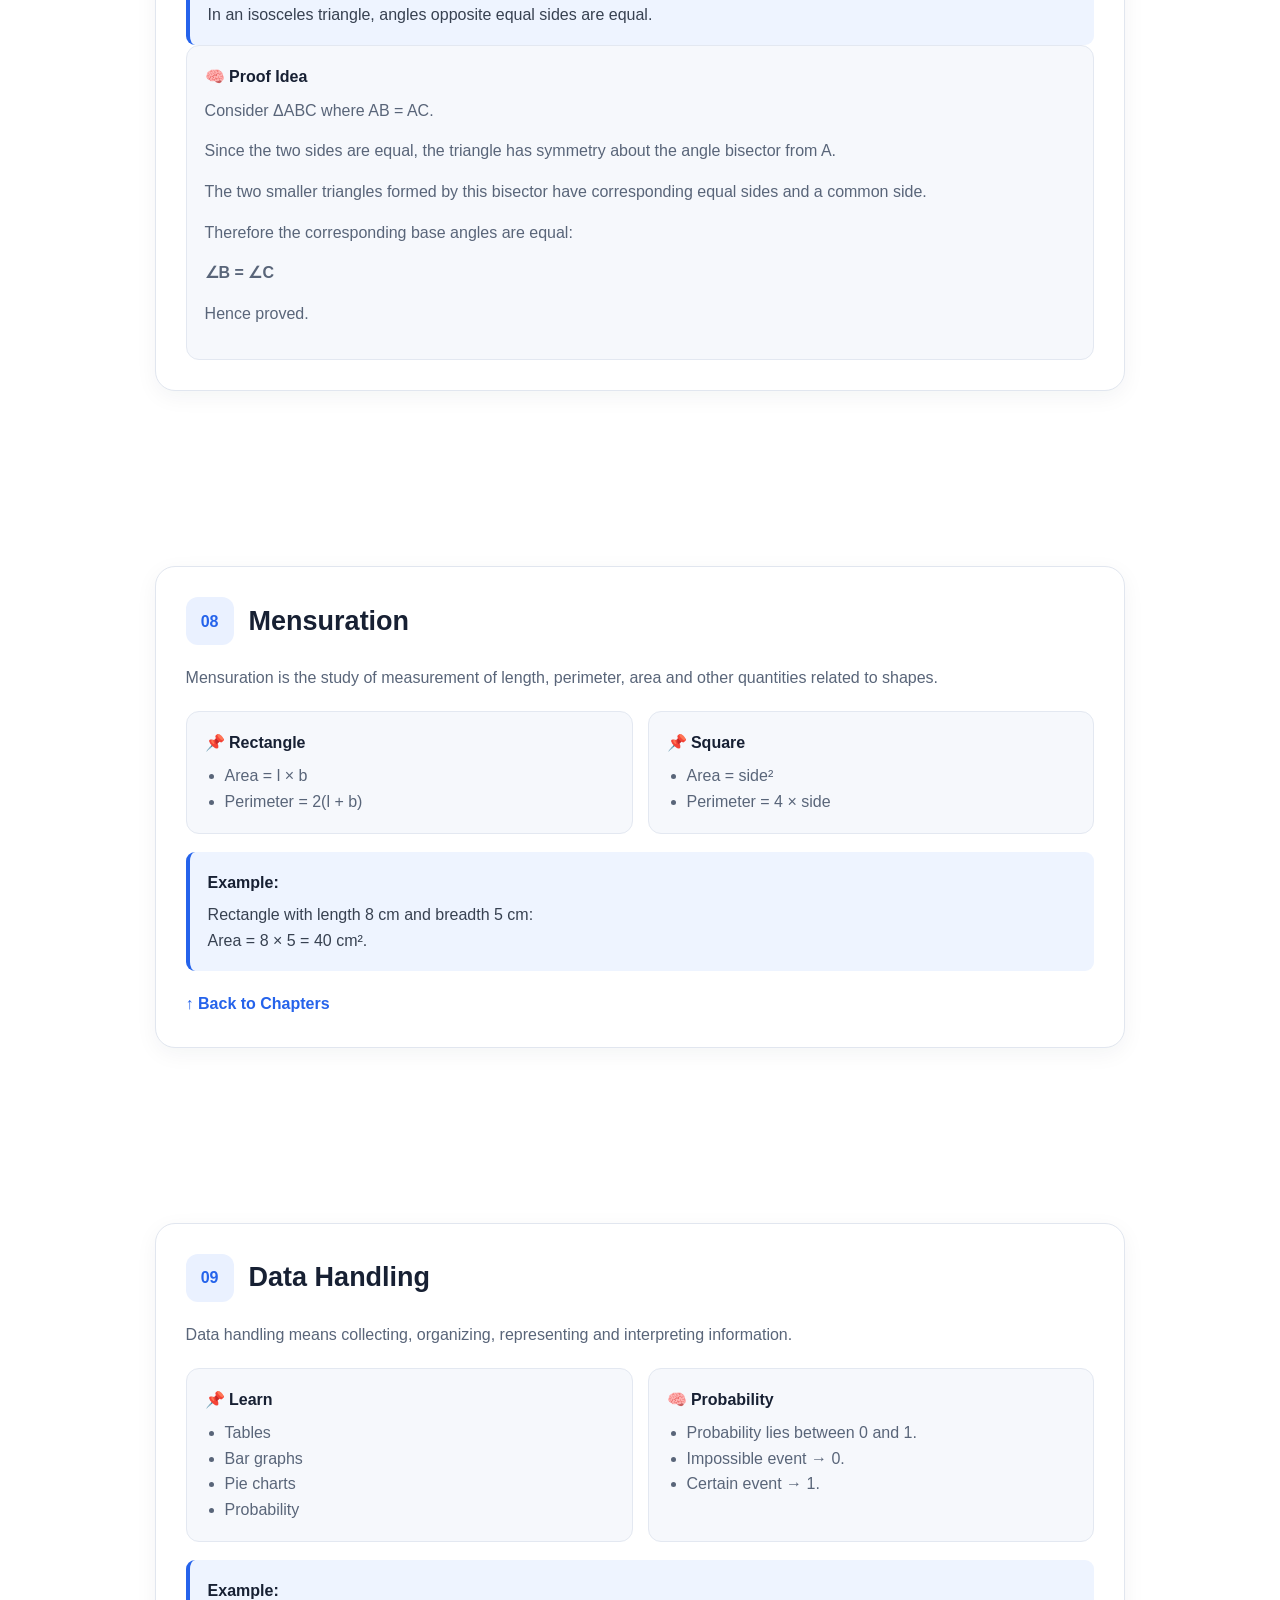
<file: math8.html>
<!DOCTYPE html>
<html lang="en">

<head>

<meta charset="UTF-8">
<meta name="viewport" content="width=device-width, initial-scale=1.0">

<title>StudyForge — Class 8 Mathematics</title>

<meta name="description"
content="StudyForge Class 8 Mathematics — Learn concepts, formulas, examples and practice topics.">

<style>

/* ==============================
   BASIC
   ============================== */

* {
    margin: 0;
    padding: 0;
    box-sizing: border-box;
}

html {
    scroll-behavior: smooth;
    scroll-padding-top: 85px;
}

body {
    font-family: Arial, sans-serif;
    background: #f5f7fb;
    color: #172033;
    line-height: 1.6;
}

a {
    text-decoration: none;
    color: inherit;
}


/* ==============================
   NAVBAR
   ============================== */

.navbar {
    min-height: 70px;
    background: white;
    border-bottom: 1px solid #e5e9f2;
    display: flex;
    align-items: center;
    justify-content: space-between;
    padding: 0 7%;
    position: sticky;
    top: 0;
    z-index: 1000;
}

.logo {
    font-size: 25px;
    font-weight: 800;
    color: #2563eb;
}

.nav-links {
    display: flex;
    gap: 25px;
}

.nav-links a {
    color: #4b5563;
    font-size: 15px;
    font-weight: 600;
}

.nav-links a:hover,
.nav-links a.active {
    color: #2563eb;
}

.menu-btn {
    display: none;
    border: none;
    background: none;
    font-size: 27px;
}


/* ==============================
   HERO
   ============================== */

.hero {
    padding: 80px 7%;
    background: linear-gradient(135deg, #eef4ff, #ffffff);
}

.hero-content {
    max-width: 1100px;
    margin: auto;
}

.badge {
    display: inline-block;
    padding: 8px 14px;
    border-radius: 30px;
    background: #e8f0ff;
    color: #2563eb;
    font-size: 12px;
    font-weight: 800;
    letter-spacing: 1px;
}

.hero h1 {
    margin-top: 18px;
    font-size: clamp(38px, 7vw, 62px);
    line-height: 1.1;
}

.hero h1 span {
    color: #2563eb;
}

.hero p {
    max-width: 700px;
    margin-top: 18px;
    color: #667085;
    font-size: 18px;
}

.hero-buttons {
    display: flex;
    gap: 12px;
    flex-wrap: wrap;
    margin-top: 28px;
}

.btn {
    display: inline-flex;
    align-items: center;
    justify-content: center;
    padding: 12px 20px;
    border-radius: 10px;
    font-weight: 700;
    transition: 0.25s;
    cursor: pointer;
    border: none;
}

.primary {
    background: #2563eb;
    color: white;
}

.primary:hover {
    transform: translateY(-2px);
}

.secondary {
    background: white;
    color: #2563eb;
    border: 1px solid #d7deed;
}

.secondary:hover {
    background: #f0f5ff;
}


/* ==============================
   COMMON SECTION
   ============================== */

.section {
    max-width: 1150px;
    margin: auto;
    padding: 75px 7%;
}

.heading {
    margin-bottom: 35px;
}

.tag {
    display: inline-block;
    color: #2563eb;
    background: #eaf1ff;
    padding: 7px 12px;
    border-radius: 30px;
    font-size: 11px;
    font-weight: 800;
    letter-spacing: 1px;
}

.heading h2 {
    font-size: clamp(28px, 5vw, 40px);
    margin-top: 12px;
}

.heading p {
    color: #667085;
    margin-top: 7px;
}


/* ==============================
   CHAPTER CARDS
   ============================== */

.chapter-grid {
    display: grid;
    grid-template-columns: repeat(3, 1fr);
    gap: 17px;
}

.chapter {
    background: white;
    border: 1px solid #e4e8f0;
    border-radius: 15px;
    padding: 22px;
    transition: 0.25s;
}

.chapter:hover {
    transform: translateY(-4px);
    box-shadow: 0 10px 28px rgba(23, 32, 51, 0.08);
    border-color: #c9d8ff;
}

.chapter-number {
    width: 42px;
    height: 42px;
    display: flex;
    align-items: center;
    justify-content: center;
    border-radius: 10px;
    background: #eaf1ff;
    color: #2563eb;
    font-weight: 800;
    margin-bottom: 15px;
}

.chapter h3 {
    font-size: 18px;
    margin-bottom: 6px;
}

.chapter p {
    color: #667085;
    font-size: 14px;
}

.chapter-link {
    display: inline-block;
    color: #2563eb;
    font-weight: 700;
    font-size: 14px;
    margin-top: 13px;
}


/* ==============================
   TOPIC DETAILS
   ============================== */

.topic-details {
    background: white;
    border-top: 1px solid #e5e9f2;
}

.topic-box {
    background: white;
    border: 1px solid #e1e6ef;
    border-radius: 20px;
    padding: 30px;
    margin-bottom: 25px;
    box-shadow: 0 6px 22px rgba(23, 32, 51, 0.05);
}

.topic-header {
    display: flex;
    align-items: center;
    gap: 15px;
    margin-bottom: 20px;
}

.topic-number {
    min-width: 48px;
    height: 48px;
    border-radius: 12px;
    background: #eaf1ff;
    color: #2563eb;
    display: flex;
    align-items: center;
    justify-content: center;
    font-weight: 800;
}

.topic-header h2 {
    font-size: 27px;
}

.topic-box p {
    color: #596579;
    margin-bottom: 15px;
}

.learn-grid {
    display: grid;
    grid-template-columns: 1fr 1fr;
    gap: 15px;
    margin-top: 20px;
}

.learn-card {
    background: #f6f8fc;
    border: 1px solid #e3e8f1;
    border-radius: 13px;
    padding: 18px;
}

.learn-card h3 {
    font-size: 16px;
    margin-bottom: 8px;
}

.learn-card ul {
    padding-left: 20px;
    color: #596579;
}

.example {
    margin-top: 18px;
    padding: 18px;
    background: #eef4ff;
    border-left: 4px solid #2563eb;
    border-radius: 9px;
}

.example strong {
    color: #172033;
}

.example p {
    margin: 7px 0 0;
    color: #374151;
}

.back-btn {
    display: inline-block;
    margin-top: 20px;
    color: #2563eb;
    font-weight: 700;
}


/* ==============================
   FORMULAS
   ============================== */

.formula-section {
    background: white;
    max-width: none;
    padding-left: 7%;
    padding-right: 7%;
}

.formula-box {
    max-width: 1050px;
    margin: auto;
    background: #f5f7fb;
    border: 1px solid #e4e8f0;
    border-radius: 18px;
    padding: 28px;
}

.formula {
    background: white;
    border-left: 4px solid #2563eb;
    padding: 15px 18px;
    margin-bottom: 12px;
    border-radius: 8px;
}

.formula:last-child {
    margin-bottom: 0;
}

.formula strong {
    display: block;
    margin-bottom: 4px;
}

.formula span {
    color: #2563eb;
    font-weight: 700;
}


/* ==============================
   PRACTICE
   ============================== */

.practice {
    background: #172033;
    color: white;
    border-radius: 20px;
    padding: 40px;
    display: flex;
    justify-content: space-between;
    align-items: center;
    gap: 25px;
}

.practice .tag {
    background: #263450;
    color: #9db8ff;
}

.practice h2 {
    margin-top: 12px;
    font-size: 32px;
}

.practice p {
    color: #c4cad5;
    margin-top: 7px;
}


/* ==============================
   QUIZ
   ============================== */

.quiz-section {
    display: none;
}

.quiz-box {
    background: white;
    border: 1px solid #e1e6ef;
    border-radius: 20px;
    padding: 30px;
    max-width: 850px;
    margin: auto;
    box-shadow: 0 8px 25px rgba(23, 32, 51, 0.06);
}

.quiz-box h3 {
    font-size: 22px;
    margin-bottom: 22px;
}

.option {
    width: 100%;
    padding: 15px;
    margin-bottom: 12px;
    border: 1px solid #dce2ec;
    background: #f8faff;
    border-radius: 10px;
    text-align: left;
    font-size: 15px;
    cursor: pointer;
    transition: 0.2s;
}

.option:hover {
    border-color: #2563eb;
    background: #eef4ff;
}

.option.correct {
    background: #dcfce7;
    border-color: #22c55e;
}

.option.wrong {
    background: #fee2e2;
    border-color: #ef4444;
}

.next-btn {
    margin-top: 15px;
    padding: 12px 20px;
    border: none;
    border-radius: 10px;
    background: #2563eb;
    color: white;
    font-weight: 700;
    cursor: pointer;
}

#result {
    margin-top: 20px;
    font-size: 18px;
    font-weight: 700;
}


/* ==============================
   FOOTER
   ============================== */

.footer {
    background: #111827;
    color: white;
    padding: 45px 7% 20px;
}

.footer-inner {
    max-width: 1100px;
    margin: auto;
    display: flex;
    justify-content: space-between;
    gap: 30px;
}

.footer p {
    color: #9ca3af;
    margin-top: 7px;
}

.footer-links {
    display: flex;
    gap: 20px;
    flex-wrap: wrap;
}

.footer-links a {
    color: #cbd5e1;
    font-size: 14px;
}

.footer-links a:hover {
    color: white;
}

.copyright {
    max-width: 1100px;
    margin: 35px auto 0;
    padding-top: 18px;
    border-top: 1px solid #263042;
    text-align: center;
}


/* ==============================
   MOBILE
   ============================== */

@media (max-width: 850px) {

    .navbar {
        padding: 0 5%;
    }

    .nav-links {
        display: none;
    }

    .menu-btn {
        display: block;
    }

    .hero {
        padding: 65px 5%;
    }

    .section {
        padding: 60px 5%;
    }

    .chapter-grid {
        grid-template-columns: repeat(2, 1fr);
    }

    .learn-grid {
        grid-template-columns: 1fr;
    }

    .practice {
        flex-direction: column;
        align-items: flex-start;
        padding: 30px;
    }

    .footer-inner {
        flex-direction: column;
    }
}

@media (max-width: 520px) {

    .hero h1 {
        font-size: 40px;
    }

    .hero p {
        font-size: 16px;
    }

    .chapter-grid {
        grid-template-columns: 1fr;
    }

    .topic-box {
        padding: 22px;
    }

    .topic-header h2 {
        font-size: 23px;
    }

    .practice h2 {
        font-size: 27px;
    }

    .footer {
        padding-left: 5%;
        padding-right: 5%;
    }
}

</style>

</head>


<body>


<!-- ==============================
     NAVBAR
     ============================== -->

<header class="navbar">

    <a href="mathematics.html" class="logo">
        ⚡ StudyForge
    </a>

    <nav class="nav-links">

        <a href="index.html">
            Home
        </a>

        <a href="mathematics.html" class="active">
            Mathematics
        </a>

        <a href="physics.html">
            Physics
        </a>

        <a href="chemistry.html">
            Chemistry
        </a>

    </nav>

    <button class="menu-btn">
        ☰
    </button>

</header>



<!-- ==============================
     HERO
     ============================== -->

<main>

<section class="hero">

    <div class="hero-content">

        <span class="badge">
            📘 CLASS 8 MATHEMATICS
        </span>

        <h1>
            Master Class 8
            <span>Mathematics.</span>
        </h1>

        <p>
            Learn concepts, understand formulas, see solved examples
            and build strong problem-solving skills.
        </p>

        <div class="hero-buttons">

            <a href="#chapters" class="btn primary">
                Explore Chapters
            </a>

            <a href="#formulas" class="btn secondary">
                Quick Formulas
            </a>

        </div>

    </div>

</section>



<!-- ==============================
     CHAPTERS
     ============================== -->

<section class="section" id="chapters">

    <div class="heading">

        <span class="tag">
            CLASS 8
        </span>

        <h2>
            Mathematics Chapters
        </h2>

        <p>
            Choose a topic to learn its concept,
            important points and example.
        </p>

    </div>


    <div class="chapter-grid">


        <a href="#number-system" class="chapter">

            <div class="chapter-number">01</div>

            <h3>Rational Numbers</h3>

            <p>
                Numbers that can be written in p/q form.
            </p>

            <span class="chapter-link">
                Learn Topic →
            </span>

        </a>


        <a href="#linear-equations" class="chapter">

            <div class="chapter-number">02</div>

            <h3>Linear Equations</h3>

            <p>
                Learn how to solve equations step by step.
            </p>

            <span class="chapter-link">
                Learn Topic →
            </span>

        </a>


        <a href="#squares" class="chapter">

            <div class="chapter-number">03</div>

            <h3>Squares & Square Roots</h3>

            <p>
                Understand square numbers and square roots.
            </p>

            <span class="chapter-link">
                Learn Topic →
            </span>

        </a>


        <a href="#cubes" class="chapter">

            <div class="chapter-number">04</div>

            <h3>Cubes & Cube Roots</h3>

            <p>
                Learn cubes, cube roots and useful patterns.
            </p>

            <span class="chapter-link">
                Learn Topic →
            </span>

        </a>


        <a href="#percent" class="chapter">

            <div class="chapter-number">05</div>

            <h3>Percentage</h3>

            <p>
                Percentage, profit, loss and discount basics.
            </p>

            <span class="chapter-link">
                Learn Topic →
            </span>

        </a>


        <a href="#algebra" class="chapter">

            <div class="chapter-number">06</div>

            <h3>Algebraic Expressions</h3>

            <p>
                Terms, coefficients and algebraic operations.
            </p>

            <span class="chapter-link">
                Learn Topic →
            </span>

        </a>


        <a href="#geometry" class="chapter">

            <div class="chapter-number">07</div>

            <h3>Geometry</h3>

            <p>
                Angles, polygons and important properties.
            </p>

            <span class="chapter-link">
                Learn Topic →
            </span>

        </a>


        <a href="#mensuration" class="chapter">

            <div class="chapter-number">08</div>

            <h3>Mensuration</h3>

            <p>
                Area, perimeter and measurement formulas.
            </p>

            <span class="chapter-link">
                Learn Topic →
            </span>

        </a>


        <a href="#data" class="chapter">

            <div class="chapter-number">09</div>

            <h3>Data Handling</h3>

            <p>
                Tables, graphs, averages and probability.
            </p>

            <span class="chapter-link">
                Learn Topic →
            </span>

        </a>


    </div>
<!-- 10. Proofs & Theorems -->
<a href="#proofs" class="chapter">

    <div class="chapter-number">10</div>

    <h3>
        Proofs & Theorems
    </h3>

    <p>
        Learn important geometry properties with
        step-by-step reasoning and proofs.
    </p>

    <span class="chapter-link">
        View Proofs →
    </span>

</a>
<a href="#proofs" class="btn secondary">
    📐 Important Proofs
</a>
</section>



<!-- ==============================
     TOPIC DETAILS
     ============================== -->

<section class="topic-details">


<!-- RATIONAL NUMBERS -->

<div class="section" id="number-system">

<div class="topic-box">

<div class="topic-header">

<div class="topic-number">
01
</div>

<h2>
Rational Numbers
</h2>

</div>

<p>
A rational number is a number that can be written
in the form <strong>p/q</strong>, where p and q are
integers and q ≠ 0.
</p>


<div class="learn-grid">

<div class="learn-card">

<h3>
📌 Important Points
</h3>

<ul>

<li>Every integer is a rational number.</li>

<li>Denominator can never be zero.</li>

<li>Rational numbers can be positive or negative.</li>

<li>They can be compared using a common denominator.</li>

</ul>

</div>


<div class="learn-card">

<h3>
🧠 Remember
</h3>

<ul>

<li>a/1 = a</li>

<li>0/a = 0, when a ≠ 0</li>

<li>Same denominator → compare numerators.</li>

</ul>

</div>

</div>


<div class="example">

<strong>
Example:
</strong>

<p>
3/4 + 1/4 = 4/4 = 1
</p>

</div>


<a href="#chapters" class="back-btn">
↑ Back to Chapters
</a>

</div>

</div>



<!-- LINEAR EQUATIONS -->

<div class="section" id="linear-equations">

<div class="topic-box">

<div class="topic-header">

<div class="topic-number">
02
</div>

<h2>
Linear Equations
</h2>

</div>

<p>
A linear equation contains a variable whose highest
power is 1. Our goal is to find the value of the variable.
</p>


<div class="learn-grid">

<div class="learn-card">

<h3>
📌 Method
</h3>

<ul>

<li>Simplify both sides.</li>

<li>Bring variable terms together.</li>

<li>Bring constant terms together.</li>

<li>Find the value of the variable.</li>

</ul>

</div>


<div class="learn-card">

<h3>
🧠 Golden Rule
</h3>

<ul>

<li>Whatever operation you perform on one side, perform it on the other side.</li>

<li>Keep the equation balanced.</li>

</ul>

</div>

</div>


<div class="example">

<strong>
Example:
</strong>

<p>
2x + 5 = 15<br>
2x = 10<br>
x = 5
</p>

</div>


<a href="#chapters" class="back-btn">
↑ Back to Chapters
</a>

</div>

</div>



<!-- SQUARES -->

<div class="section" id="squares">

<div class="topic-box">

<div class="topic-header">

<div class="topic-number">
03
</div>

<h2>
Squares & Square Roots
</h2>

</div>

<p>
The square of a number is obtained by multiplying
the number by itself.
</p>


<div class="learn-grid">

<div class="learn-card">

<h3>
📌 Important
</h3>

<ul>

<li>5² = 5 × 5 = 25</li>

<li>10² = 100</li>

<li>Perfect squares have whole-number square roots.</li>

</ul>

</div>


<div class="learn-card">

<h3>
🧠 Useful Pattern
</h3>

<ul>

<li>1² = 1</li>

<li>2² = 4</li>

<li>3² = 9</li>

<li>4² = 16</li>

<li>5² = 25</li>

</ul>

</div>

</div>


<div class="example">

<strong>
Example:
</strong>

<p>
√144 = 12 because 12 × 12 = 144.
</p>

</div>


<a href="#chapters" class="back-btn">
↑ Back to Chapters
</a>

</div>

</div>



<!-- CUBES -->

<div class="section" id="cubes">

<div class="topic-box">

<div class="topic-header">

<div class="topic-number">
04
</div>

<h2>
Cubes & Cube Roots
</h2>

</div>

<p>
The cube of a number is obtained by multiplying
it three times by itself.
</p>


<div class="learn-grid">

<div class="learn-card">

<h3>
📌 Formula
</h3>

<ul>

<li>a³ = a × a × a</li>

<li>2³ = 8</li>

<li>3³ = 27</li>

<li>4³ = 64</li>

</ul>

</div>


<div class="learn-card">

<h3>
🧠 Cube Root
</h3>

<ul>

<li>∛8 = 2</li>

<li>∛27 = 3</li>

<li>∛64 = 4</li>

</ul>

</div>

</div>


<div class="example">

<strong>
Example:
</strong>

<p>
5³ = 5 × 5 × 5 = 125.
</p>

</div>


<a href="#chapters" class="back-btn">
↑ Back to Chapters
</a>

</div>

</div>



<!-- PERCENTAGE -->

<div class="section" id="percent">

<div class="topic-box">

<div class="topic-header">

<div class="topic-number">
05
</div>

<h2>
Percentage
</h2>

</div>

<p>
Percentage means "per hundred". It is commonly
used to compare quantities and calculate changes.
</p>


<div class="learn-grid">

<div class="learn-card">

<h3>
📌 Formula
</h3>

<ul>

<li>Percentage = (Part ÷ Whole) × 100</li>

<li>Profit = SP − CP</li>

<li>Loss = CP − SP</li>

</ul>

</div>


<div class="learn-card">

<h3>
🧠 Remember
</h3>

<ul>

<li>25% = 25/100 = 1/4</li>

<li>50% = 1/2</li>

<li>100% = whole quantity</li>

</ul>

</div>

</div>


<div class="example">

<strong>
Example:
</strong>

<p>
20 out of 100 = 20%.<br>
Therefore, 20% of 200 = 40.
</p>

</div>


<a href="#chapters" class="back-btn">
↑ Back to Chapters
</a>

</div>

</div>



<!-- ALGEBRA -->

<div class="section" id="algebra">

<div class="topic-box">

<div class="topic-header">

<div class="topic-number">
06
</div>

<h2>
Algebraic Expressions
</h2>

</div>

<p>
Algebra uses letters and numbers to represent quantities.
These expressions contain terms, coefficients and constants.
</p>


<div class="learn-grid">

<div class="learn-card">

<h3>
📌 Basic Terms
</h3>

<ul>

<li>3x → coefficient is 3.</li>

<li>x → variable.</li>

<li>5 → constant.</li>

<li>3x + 5 → algebraic expression.</li>

</ul>

</div>


<div class="learn-card">

<h3>
🧠 Like Terms
</h3>

<ul>

<li>3x and 5x are like terms.</li>

<li>2a and 7a are like terms.</li>

<li>3x and 3y are unlike terms.</li>

</ul>

</div>

</div>


<div class="example">

<strong>
Example:
</strong>

<p>
3x + 2x = 5x
</p>

</div>


<a href="#chapters" class="back-btn">
↑ Back to Chapters
</a>

</div>

</div>



<!-- GEOMETRY -->

<div class="section" id="geometry">

<div class="topic-box">

<div class="topic-header">

<div class="topic-number">
07
</div>

<h2>
Geometry
</h2>

</div>

<p>
Geometry deals with shapes, angles, lines and
their properties.
</p>


<div class="learn-grid">

<div class="learn-card">

<h3>
📌 Important Concepts
</h3>

<ul>

<li>Types of angles.</li>

<li>Properties of triangles.</li>

<li>Properties of quadrilaterals.</li>

<li>Polygons and their angles.</li>

</ul>

</div>


<div class="learn-card">

<h3>
🧠 Key Fact
</h3>

<ul>

<li>Sum of angles of a triangle = 180°.</li>

<li>Right angle = 90°.</li>

<li>Straight angle = 180°.</li>

</ul>

</div>

</div>


<div class="example">

<strong>
Example:
</strong>

<p>
If two angles of a triangle are 60° and 70°,
the third angle = 180° − 130° = 50°.
</p>

</div>


<a href="#chapters" class="back-btn">
↑ Back to Chapters
</a>

</div>

</div>
<!-- ==============================
     PROOFS & THEOREMS
     ============================== -->

<section class="section" id="proofs">

    <div class="heading">

        <span class="tag">
            PROOFS & THEOREMS
        </span>

        <h2>
            Important Proofs & Properties
        </h2>

        <p>
            Learn important Class 8 geometry results with
            proper reasoning instead of simply memorising them.
        </p>

    </div>


    <!-- LINEAR PAIR -->

    <div class="topic-box">

        <div class="topic-header">

            <div class="topic-number">
                01
            </div>

            <h2>
                Linear Pair of Angles
            </h2>

        </div>

        <div class="learn-card">

            <h3>📌 Statement</h3>

            <p>
                If two adjacent angles form a straight line,
                then their sum is 180°.
            </p>

        </div>

        <div class="example">

            <strong>Given:</strong>

            <p>
                ∠AOB and ∠BOC form a linear pair.
            </p>

            <br>

            <strong>To Prove:</strong>

            <p>
                ∠AOB + ∠BOC = 180°
            </p>

        </div>

        <div class="learn-grid">

            <div class="learn-card">

                <h3>🧠 Proof</h3>

                <p>
                    Since A, O and C lie on the same straight line,
                    ∠AOC is a straight angle.
                </p>

                <p>
                    Therefore,
                </p>

                <p>
                    ∠AOC = 180°
                </p>

                <p>
                    Also,
                </p>

                <p>
                    ∠AOB + ∠BOC = ∠AOC
                </p>

                <p>
                    Therefore,
                </p>

                <p>
                    <strong>
                        ∠AOB + ∠BOC = 180°
                    </strong>
                </p>

            </div>


            <div class="learn-card">

                <h3>✅ Conclusion</h3>

                <p>
                    Hence, the sum of angles forming a linear pair
                    is always <strong>180°</strong>.
                </p>

                <p>
                    <strong>Hence proved.</strong>
                </p>

            </div>

        </div>

    </div>



    <!-- VERTICALLY OPPOSITE -->

    <div class="topic-box">

        <div class="topic-header">

            <div class="topic-number">
                02
            </div>

            <h2>
                Vertically Opposite Angles
            </h2>

        </div>

        <div class="example">

            <strong>Statement:</strong>

            <p>
                When two lines intersect, vertically opposite
                angles are equal.
            </p>

        </div>

        <div class="learn-card">

            <h3>🧠 Proof</h3>

            <p>
                Suppose two lines AB and CD intersect at O.
            </p>

            <p>
                ∠AOC and ∠AOD form a linear pair.
            </p>

            <p>
                Therefore:
            </p>

            <p>
                ∠AOC + ∠AOD = 180°
            </p>

            <p>
                Similarly:
            </p>

            <p>
                ∠AOD + ∠DOB = 180°
            </p>

            <p>
                Therefore:
            </p>

            <p>
                ∠AOC + ∠AOD
                =
                ∠AOD + ∠DOB
            </p>

            <p>
                Subtracting ∠AOD from both sides:
            </p>

            <p>
                <strong>
                    ∠AOC = ∠DOB
                </strong>
            </p>

            <p>
                Hence, vertically opposite angles are equal.
            </p>

        </div>

    </div>



    <!-- TRIANGLE ANGLE SUM -->

    <div class="topic-box">

        <div class="topic-header">

            <div class="topic-number">
                03
            </div>

            <h2>
                Angle Sum Property of a Triangle
            </h2>

        </div>

        <div class="example">

            <strong>Statement:</strong>

            <p>
                The sum of the three interior angles of a triangle
                is 180°.
            </p>

        </div>

        <div class="example">

            <strong>Given:</strong>

            <p>
                ΔABC
            </p>

            <br>

            <strong>To Prove:</strong>

            <p>
                ∠A + ∠B + ∠C = 180°
            </p>

        </div>

        <div class="learn-card">

            <h3>📐 Construction</h3>

            <p>
                Draw a line through A parallel to BC.
            </p>

            <p>
                Let this line be XY.
            </p>

        </div>

        <div class="learn-card">

            <h3>🧠 Proof</h3>

            <p>
                Since XY ∥ BC,
                alternate interior angles are equal.
            </p>

            <p>
                Therefore:
            </p>

            <p>
                ∠XAB = ∠ABC
            </p>

            <p>
                and
            </p>

            <p>
                ∠CAY = ∠ACB
            </p>

            <p>
                Now XAY is a straight line.
            </p>

            <p>
                Therefore:
            </p>

            <p>
                ∠XAB + ∠BAC + ∠CAY = 180°
            </p>

            <p>
                Substituting:
            </p>

            <p>
                ∠ABC + ∠BAC + ∠ACB = 180°
            </p>

            <p>
                Therefore:
            </p>

            <p>
                <strong>
                    ∠A + ∠B + ∠C = 180°
                </strong>
            </p>

            <p>
                <strong>Hence proved.</strong>
            </p>

        </div>

    </div>



    <!-- EXTERIOR ANGLE -->

    <div class="topic-box">

        <div class="topic-header">

            <div class="topic-number">
                04
            </div>

            <h2>
                Exterior Angle Property of a Triangle
            </h2>

        </div>

        <div class="example">

            <strong>Statement:</strong>

            <p>
                An exterior angle of a triangle is equal to
                the sum of its two opposite interior angles.
            </p>

        </div>

        <div class="learn-card">

            <h3>🧠 Proof</h3>

            <p>
                Consider ΔABC and extend BC to D.
            </p>

            <p>
                ∠ACD is an exterior angle.
            </p>

            <p>
                From the angle-sum property:
            </p>

            <p>
                ∠A + ∠B + ∠C = 180°
            </p>

            <p>
                Since ∠ACD and ∠C form a linear pair:
            </p>

            <p>
                ∠ACD + ∠C = 180°
            </p>

            <p>
                Comparing both equations:
            </p>

            <p>
                <strong>
                    ∠ACD = ∠A + ∠B
                </strong>
            </p>

            <p>
                Hence proved.
            </p>

        </div>

    </div>



    <!-- QUADRILATERAL ANGLE SUM -->

    <div class="topic-box">

        <div class="topic-header">

            <div class="topic-number">
                05
            </div>

            <h2>
                Angle Sum Property of a Quadrilateral
            </h2>

        </div>

        <div class="example">

            <strong>Statement:</strong>

            <p>
                The sum of all interior angles of a quadrilateral
                is 360°.
            </p>

        </div>

        <div class="learn-card">

            <h3>🧠 Proof</h3>

            <p>
                Consider quadrilateral ABCD.
            </p>

            <p>
                Draw diagonal AC.
            </p>

            <p>
                The quadrilateral is divided into two triangles:
            </p>

            <p>
                ΔABC and ΔACD.
            </p>

            <p>
                Sum of angles of ΔABC = 180°
            </p>

            <p>
                Sum of angles of ΔACD = 180°
            </p>

            <p>
                Therefore:
            </p>

            <p>
                180° + 180° = 360°
            </p>

            <p>
                Hence:
            </p>

            <p>
                <strong>
                    ∠A + ∠B + ∠C + ∠D = 360°
                </strong>
            </p>

            <p>
                <strong>Hence proved.</strong>
            </p>

        </div>

    </div>



    <!-- PARALLELOGRAM OPPOSITE ANGLES -->

    <div class="topic-box">

        <div class="topic-header">

            <div class="topic-number">
                06
            </div>

            <h2>
                Opposite Angles of a Parallelogram
            </h2>

        </div>

        <div class="example">

            <strong>Statement:</strong>

            <p>
                Opposite angles of a parallelogram are equal.
            </p>

        </div>

        <div class="learn-card">

            <h3>🧠 Proof</h3>

            <p>
                Let ABCD be a parallelogram.
            </p>

            <p>
                Since AB ∥ CD and AD ∥ BC,
                consecutive interior angles are supplementary.
            </p>

            <p>
                Therefore:
            </p>

            <p>
                ∠A + ∠B = 180°
            </p>

            <p>
                Also:
            </p>

            <p>
                ∠B + ∠C = 180°
            </p>

            <p>
                Therefore:
            </p>

            <p>
                ∠A + ∠B = ∠B + ∠C
            </p>

            <p>
                Subtracting ∠B:
            </p>

            <p>
                <strong>
                    ∠A = ∠C
                </strong>
            </p>

            <p>
                Similarly:
            </p>

            <p>
                <strong>
                    ∠B = ∠D
                </strong>
            </p>

            <p>
                Hence opposite angles of a parallelogram are equal.
            </p>

        </div>

    </div>



    <!-- PARALLELOGRAM OPPOSITE SIDES -->

    <div class="topic-box">

        <div class="topic-header">

            <div class="topic-number">
                07
            </div>

            <h2>
                Opposite Sides of a Parallelogram
            </h2>

        </div>

        <div class="example">

            <strong>Statement:</strong>

            <p>
                Opposite sides of a parallelogram are equal.
            </p>

        </div>

        <div class="learn-card">

            <h3>🧠 Proof</h3>

            <p>
                Let ABCD be a parallelogram.
                Draw diagonal AC.
            </p>

            <p>
                Since AB ∥ CD:
            </p>

            <p>
                ∠BAC = ∠DCA
            </p>

            <p>
                Since AD ∥ BC:
            </p>

            <p>
                ∠BCA = ∠DAC
            </p>

            <p>
                AC is common to both triangles.
            </p>

            <p>
                Therefore:
            </p>

            <p>
                ΔABC ≅ ΔCDA by ASA.
            </p>

            <p>
                Hence corresponding sides are equal:
            </p>

            <p>
                <strong>
                    AB = CD
                </strong>
            </p>

            <p>
                and
            </p>

            <p>
                <strong>
                    BC = AD
                </strong>
            </p>

            <p>
                Hence proved.
            </p>

        </div>

    </div>



    <!-- DIAGONALS OF PARALLELOGRAM -->

    <div class="topic-box">

        <div class="topic-header">

            <div class="topic-number">
                08
            </div>

            <h2>
                Diagonals of a Parallelogram
            </h2>

        </div>

        <div class="example">

            <strong>Statement:</strong>

            <p>
                The diagonals of a parallelogram bisect each other.
            </p>

        </div>

        <div class="learn-card">

            <h3>🧠 Proof</h3>

            <p>
                Let ABCD be a parallelogram and let diagonals
                AC and BD intersect at O.
            </p>

            <p>
                Since AB ∥ CD:
            </p>

            <p>
                ∠ABO = ∠CDO
            </p>

            <p>
                Since AB ∥ CD:
            </p>

            <p>
                ∠BAO = ∠DCO
            </p>

            <p>
                Also:
            </p>

            <p>
                AB = CD
            </p>

            <p>
                Therefore:
            </p>

            <p>
                ΔAOB ≅ ΔCOD
            </p>

            <p>
                Hence corresponding parts are equal:
            </p>

            <p>
                <strong>
                    AO = OC
                </strong>
            </p>

            <p>
                and
            </p>

            <p>
                <strong>
                    BO = OD
                </strong>
            </p>

            <p>
                Therefore the diagonals bisect each other.
            </p>

            <p>
                <strong>Hence proved.</strong>
            </p>

        </div>

    </div>



    <!-- SUM OF INTERIOR ANGLES POLYGON -->

    <div class="topic-box">

        <div class="topic-header">

            <div class="topic-number">
                09
            </div>

            <h2>
                Sum of Interior Angles of a Polygon
            </h2>

        </div>

        <div class="example">

            <strong>Formula:</strong>

            <p>
                Sum of interior angles of an n-sided polygon
                = (n − 2) × 180°
            </p>

        </div>

        <div class="learn-card">

            <h3>🧠 Why?</h3>

            <p>
                From one vertex of a polygon, draw diagonals to
                all non-adjacent vertices.
            </p>

            <p>
                An n-sided polygon gets divided into
                <strong>(n − 2)</strong> triangles.
            </p>

            <p>
                Each triangle has angle sum 180°.
            </p>

            <p>
                Therefore:
            </p>

            <p>
                <strong>
                    Sum = (n − 2) × 180°
                </strong>
            </p>

        </div>

    </div>



    <!-- TRIANGLE EXAMPLE -->

    <div class="topic-box">

        <div class="topic-header">

            <div class="topic-number">
                10
            </div>

            <h2>
                Equal Sides and Equal Angles
            </h2>

        </div>

        <div class="example">

            <strong>Statement:</strong>

            <p>
                In an isosceles triangle, angles opposite equal
                sides are equal.
            </p>

        </div>

        <div class="learn-card">

            <h3>🧠 Proof Idea</h3>

            <p>
                Consider ΔABC where AB = AC.
            </p>

            <p>
                Since the two sides are equal, the triangle has
                symmetry about the angle bisector from A.
            </p>

            <p>
                The two smaller triangles formed by this bisector
                have corresponding equal sides and a common side.
            </p>

            <p>
                Therefore the corresponding base angles are equal:
            </p>

            <p>
                <strong>
                    ∠B = ∠C
                </strong>
            </p>

            <p>
                Hence proved.
            </p>

        </div>

    </div>


</section>


<!-- MENSURATION -->

<div class="section" id="mensuration">

<div class="topic-box">

<div class="topic-header">

<div class="topic-number">
08
</div>

<h2>
Mensuration
</h2>

</div>

<p>
Mensuration is the study of measurement of length,
perimeter, area and other quantities related to shapes.
</p>


<div class="learn-grid">

<div class="learn-card">

<h3>
📌 Rectangle
</h3>

<ul>

<li>Area = l × b</li>

<li>Perimeter = 2(l + b)</li>

</ul>

</div>


<div class="learn-card">

<h3>
📌 Square
</h3>

<ul>

<li>Area = side²</li>

<li>Perimeter = 4 × side</li>

</ul>

</div>

</div>


<div class="example">

<strong>
Example:
</strong>

<p>
Rectangle with length 8 cm and breadth 5 cm:<br>
Area = 8 × 5 = 40 cm².
</p>

</div>


<a href="#chapters" class="back-btn">
↑ Back to Chapters
</a>

</div>

</div>



<!-- DATA HANDLING -->

<div class="section" id="data">

<div class="topic-box">

<div class="topic-header">

<div class="topic-number">
09
</div>

<h2>
Data Handling
</h2>

</div>

<p>
Data handling means collecting, organizing,
representing and interpreting information.
</p>


<div class="learn-grid">

<div class="learn-card">

<h3>
📌 Learn
</h3>

<ul>

<li>Tables</li>

<li>Bar graphs</li>

<li>Pie charts</li>

<li>Probability</li>

</ul>

</div>


<div class="learn-card">

<h3>
🧠 Probability
</h3>

<ul>

<li>Probability lies between 0 and 1.</li>

<li>Impossible event → 0.</li>

<li>Certain event → 1.</li>

</ul>

</div>

</div>


<div class="example">

<strong>
Example:
</strong>

<p>
When a fair coin is tossed, probability of getting
heads = 1/2.
</p>

</div>


<a href="#chapters" class="back-btn">
↑ Back to Chapters
</a>

</div>

</div>


</section>



<!-- ==============================
     FORMULAS
     ============================== -->

<section class="section formula-section" id="formulas">

<div class="heading">

<span class="tag">
QUICK REVISION
</span>

<h2>
Important Formulas
</h2>

<p>
Quickly revise useful Class 8 formulas.
</p>

</div>


<div class="formula-box">

<div class="formula">

<strong>
Percentage
</strong>

<span>
Percentage = (Part ÷ Whole) × 100
</span>

</div>


<div class="formula">

<strong>
Simple Interest
</strong>

<span>
SI = (P × R × T) ÷ 100
</span>

</div>


<div class="formula">

<strong>
Profit
</strong>

<span>
Profit = Selling Price − Cost Price
</span>

</div>


<div class="formula">

<strong>
Loss
</strong>

<span>
Loss = Cost Price − Selling Price
</span>

</div>


<div class="formula">

<strong>
Rectangle Area
</strong>

<span>
Area = Length × Breadth
</span>

</div>


<div class="formula">

<strong>
Rectangle Perimeter
</strong>

<span>
Perimeter = 2 × (Length + Breadth)
</span>

</div>


<div class="formula">

<strong>
Square Area
</strong>

<span>
Area = Side × Side
</span>

</div>


<div class="formula">

<strong>
Square Perimeter
</strong>

<span>
Perimeter = 4 × Side
</span>

</div>

</div>

</section>



<!-- ==============================
     PRACTICE BUTTON
     ============================== -->

<section class="section" id="practice">

<div class="practice">

<div>

<span class="tag">
PRACTICE
</span>

<h2>
Ready to Practice?
</h2>

<p>
Test your Class 8 Mathematics knowledge
with quick questions.
</p>

</div>


<button
class="btn primary"
onclick="startQuiz()">

Start Practice →

</button>

</div>

</section>



<!-- ==============================
     QUIZ
     ============================== -->

<section class="section quiz-section" id="quiz">

<div class="heading">

<span class="tag">
CLASS 8 QUIZ
</span>

<h2>
Mathematics Practice
</h2>

<p id="questionNumber">
Question 1 of 10
</p>

</div>


<div class="quiz-box">

<h3 id="question">
Click "Start Practice" to begin.
</h3>


<div id="options"></div>


<button
class="next-btn"
id="nextBtn"
onclick="nextQuestion()"
style="display:none;">

Next Question →

</button>


<p id="result"></p>

</div>

</section>


</main>



<!-- ==============================
     FOOTER
     ============================== -->

<footer class="footer">

<div class="footer-inner">


<div>

<h2>
⚡ StudyForge
</h2>

<p>
Learn smarter. Practice better.
Build your future.
</p>

</div>


<div class="footer-links">

<a href="index.html">
Home
</a>

<a href="mathematics.html">
Mathematics
</a>

<a href="physics.html">
Physics
</a>

<a href="chemistry.html">
Chemistry
</a>

</div>

</div>


<div class="copyright">

<p>
© 2026 StudyForge. All rights reserved.
</p>

</div>

</footer>



<!-- ==============================
     QUIZ JAVASCRIPT
     ============================== -->

<script>

const questions = [

{
question: "What is 25% of 200?",
options: ["25", "40", "50", "75"],
answer: 2
},

{
question: "What is the square of 12?",
options: ["24", "124", "144", "122"],
answer: 2
},

{
question: "What is √81?",
options: ["7", "8", "9", "10"],
answer: 2
},

{
question: "Solve: 2x + 5 = 15",
options: ["3", "5", "7", "10"],
answer: 1
},

{
question: "What is 3³?",
options: ["9", "18", "27", "36"],
answer: 2
},

{
question: "What is the area of a rectangle with length 8 cm and breadth 5 cm?",
options: [
"13 cm²",
"26 cm²",
"40 cm²",
"80 cm²"
],
answer: 2
},

{
question: "Which of these is a rational number?",
options: [
"3/5",
"√2",
"π",
"√3"
],
answer: 0
},

{
question: "What is the perimeter of a square with side 6 cm?",
options: [
"12 cm",
"18 cm",
"24 cm",
"36 cm"
],
answer: 2
},

{
question: "What is 50% of 80?",
options: [
"20",
"30",
"40",
"50"
],
answer: 2
},

{
question: "If x + 7 = 12, what is x?",
options: [
"3",
"4",
"5",
"6"
],
answer: 2
}

];


let currentQuestion = 0;
let score = 0;
let answered = false;


function startQuiz() {

document.getElementById("quiz").style.display = "block";

currentQuestion = 0;
score = 0;

showQuestion();

setTimeout(function() {

document.getElementById("quiz").scrollIntoView({
behavior: "smooth"
});

}, 100);

}


function showQuestion() {

answered = false;

const q = questions[currentQuestion];


document.getElementById("questionNumber").textContent =
"Question " +
(currentQuestion + 1) +
" of " +
questions.length;


document.getElementById("question").textContent =
q.question;


document.getElementById("result").textContent = "";


const optionsBox =
document.getElementById("options");

optionsBox.innerHTML = "";


q.options.forEach(function(option, index) {

const button =
document.createElement("button");

button.className = "option";

button.textContent =
String.fromCharCode(65 + index) +
". " +
option;


button.onclick = function() {

checkAnswer(index, button);

};


optionsBox.appendChild(button);

});


document.getElementById("nextBtn").style.display =
"none";

}


function checkAnswer(selected, button) {

if (answered) return;

answered = true;

const q = questions[currentQuestion];

const allOptions =
document.querySelectorAll(".option");


allOptions.forEach(function(btn, index) {

if (index === q.answer) {

btn.classList.add("correct");

}

});


if (selected === q.answer) {

score++;

button.classList.add("correct");

document.getElementById("result").textContent =
"✅ Correct!";

}

else {

button.classList.add("wrong");

document.getElementById("result").textContent =
"❌ Wrong! Correct answer: " +
q.options[q.answer];

}


document.getElementById("nextBtn").style.display =
"inline-block";

}


function nextQuestion() {

currentQuestion++;


if (currentQuestion < questions.length) {

showQuestion();

}

else {

showResult();

}

}


function showResult() {

document.getElementById("questionNumber").textContent =
"Quiz Completed 🎉";


document.getElementById("question").textContent =
"Your Score: " +
score +
" / " +
questions.length;


document.getElementById("options").innerHTML = "";


document.getElementById("nextBtn").style.display =
"none";


if (score === questions.length) {

document.getElementById("result").textContent =
"🏆 Perfect Score! Excellent work!";

}

else if (score >= 7) {

document.getElementById("result").textContent =
"🔥 Great job! Keep practicing.";

}

else if (score >= 5) {

document.getElementById("result").textContent =
"👍 Good attempt! Practice a little more.";

}

else {

document.getElementById("result").textContent =
"💪 Keep learning and try again!";

}

}

</script>


</body>
</html>
</file>
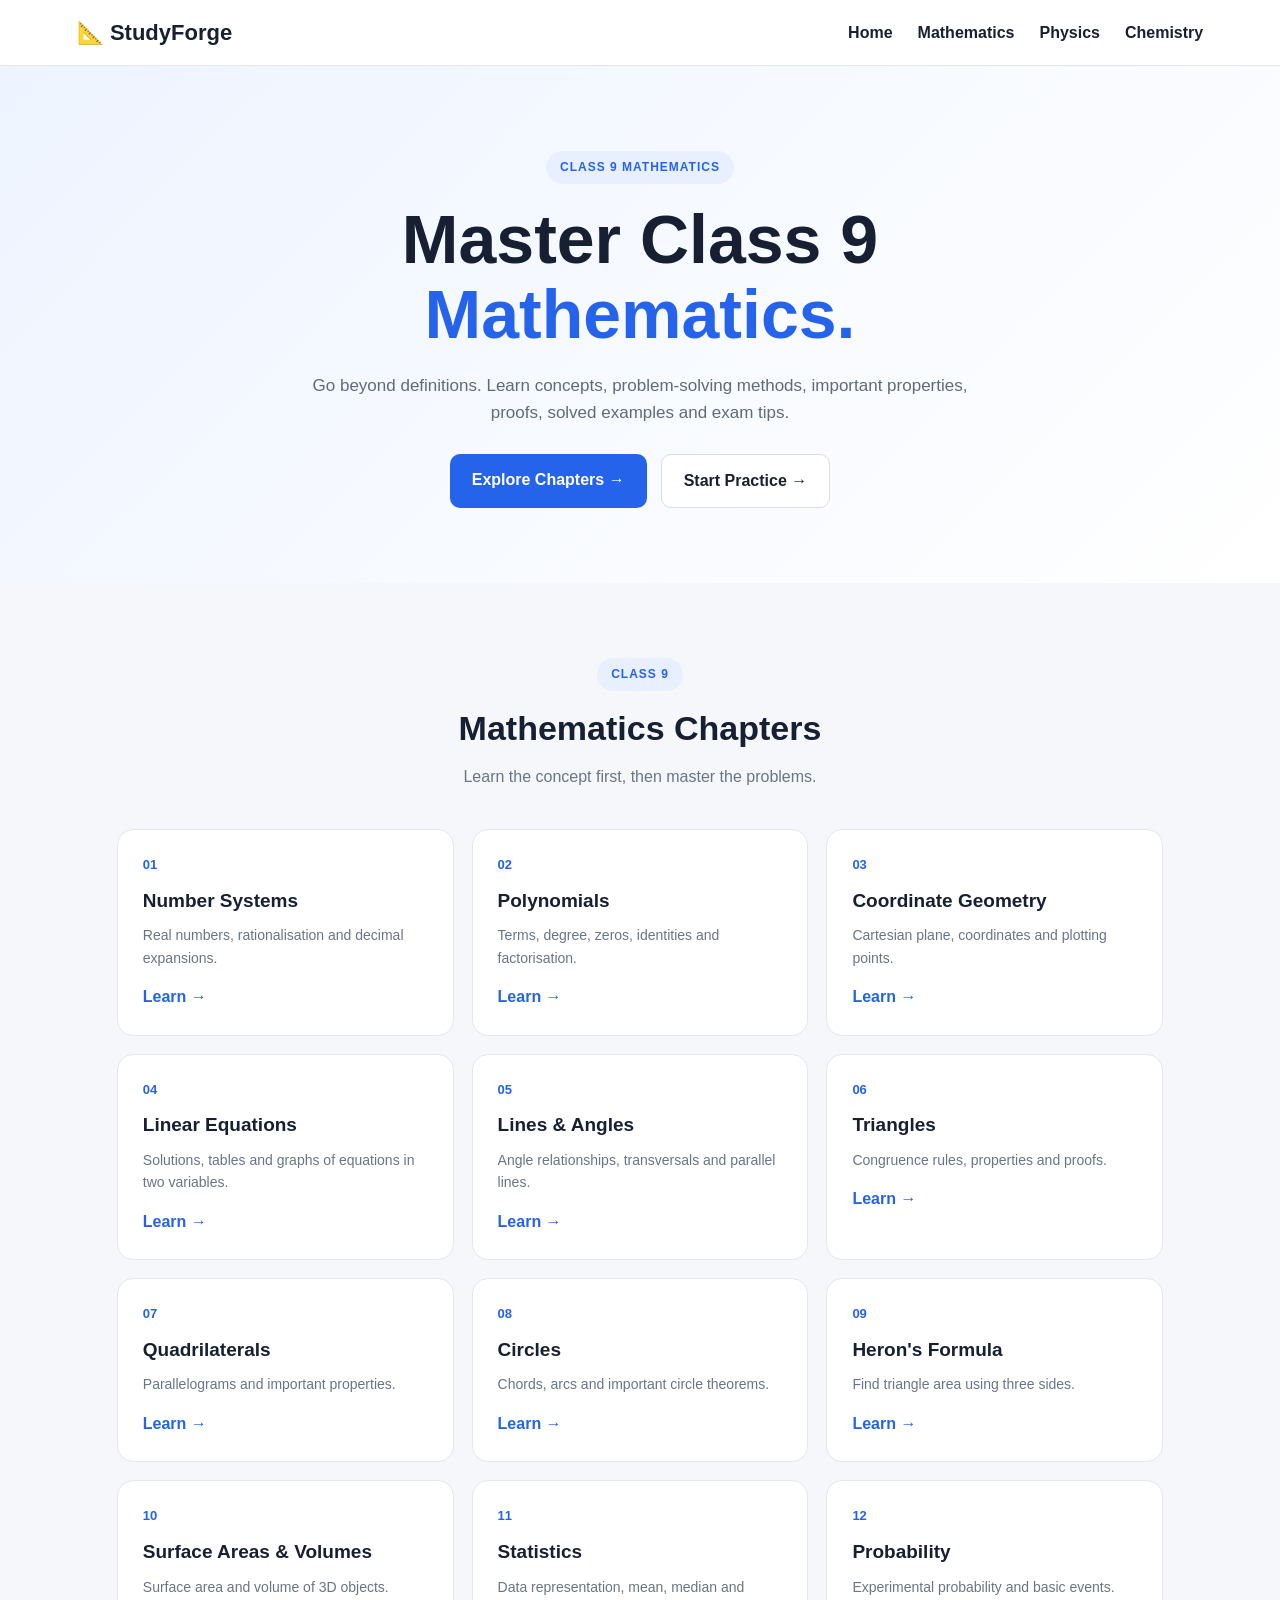
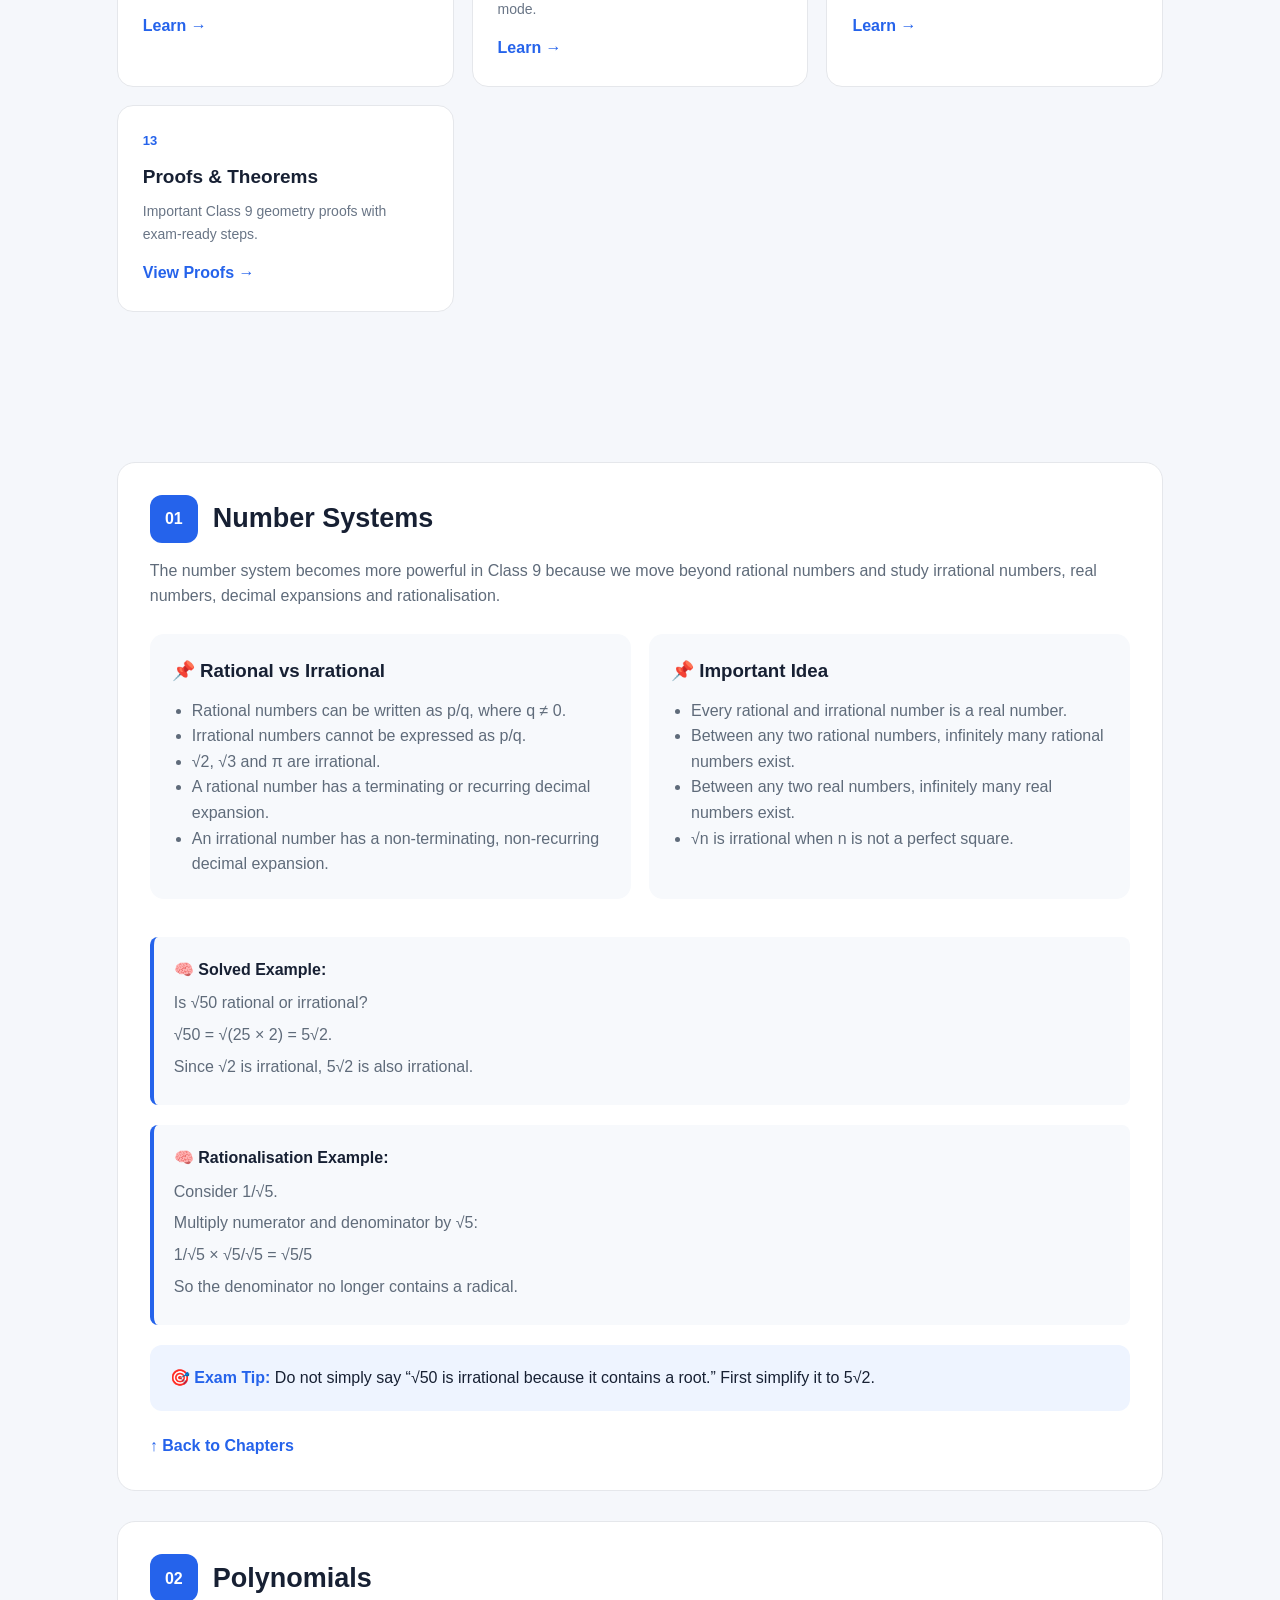
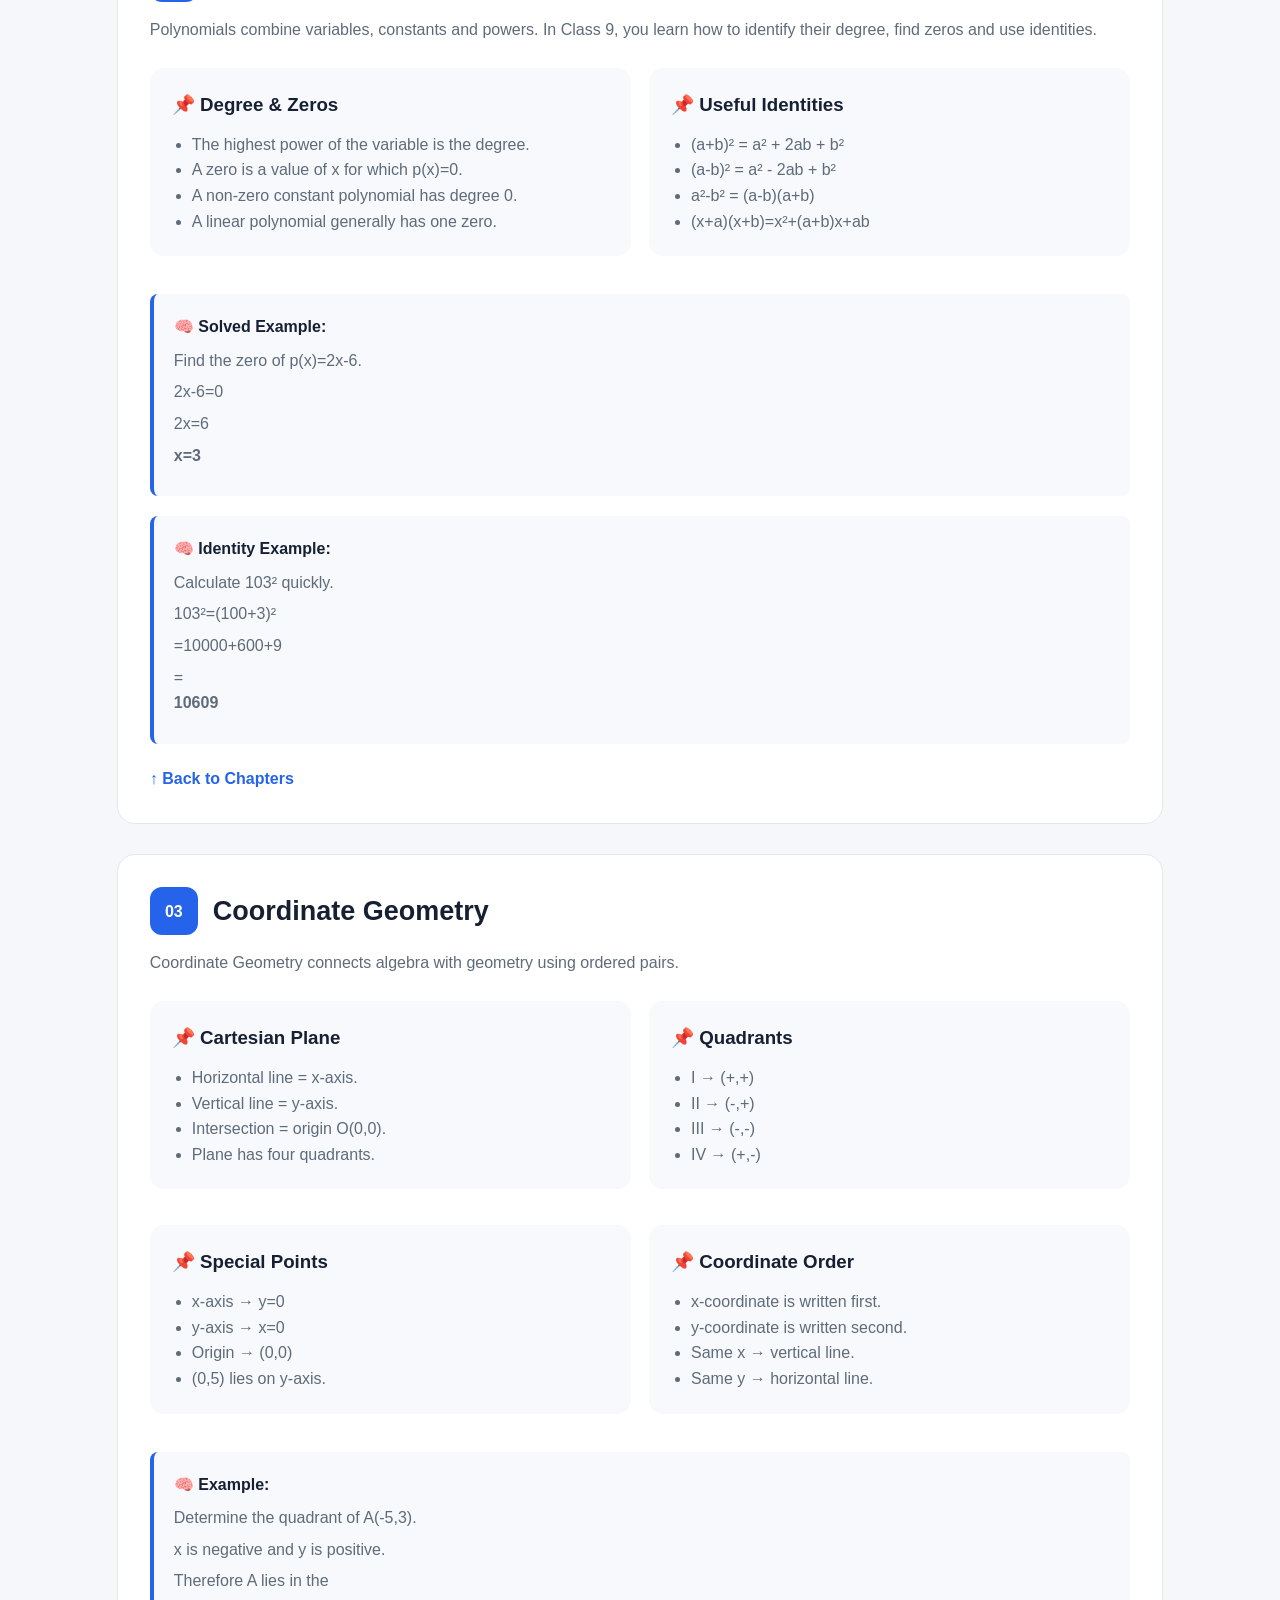
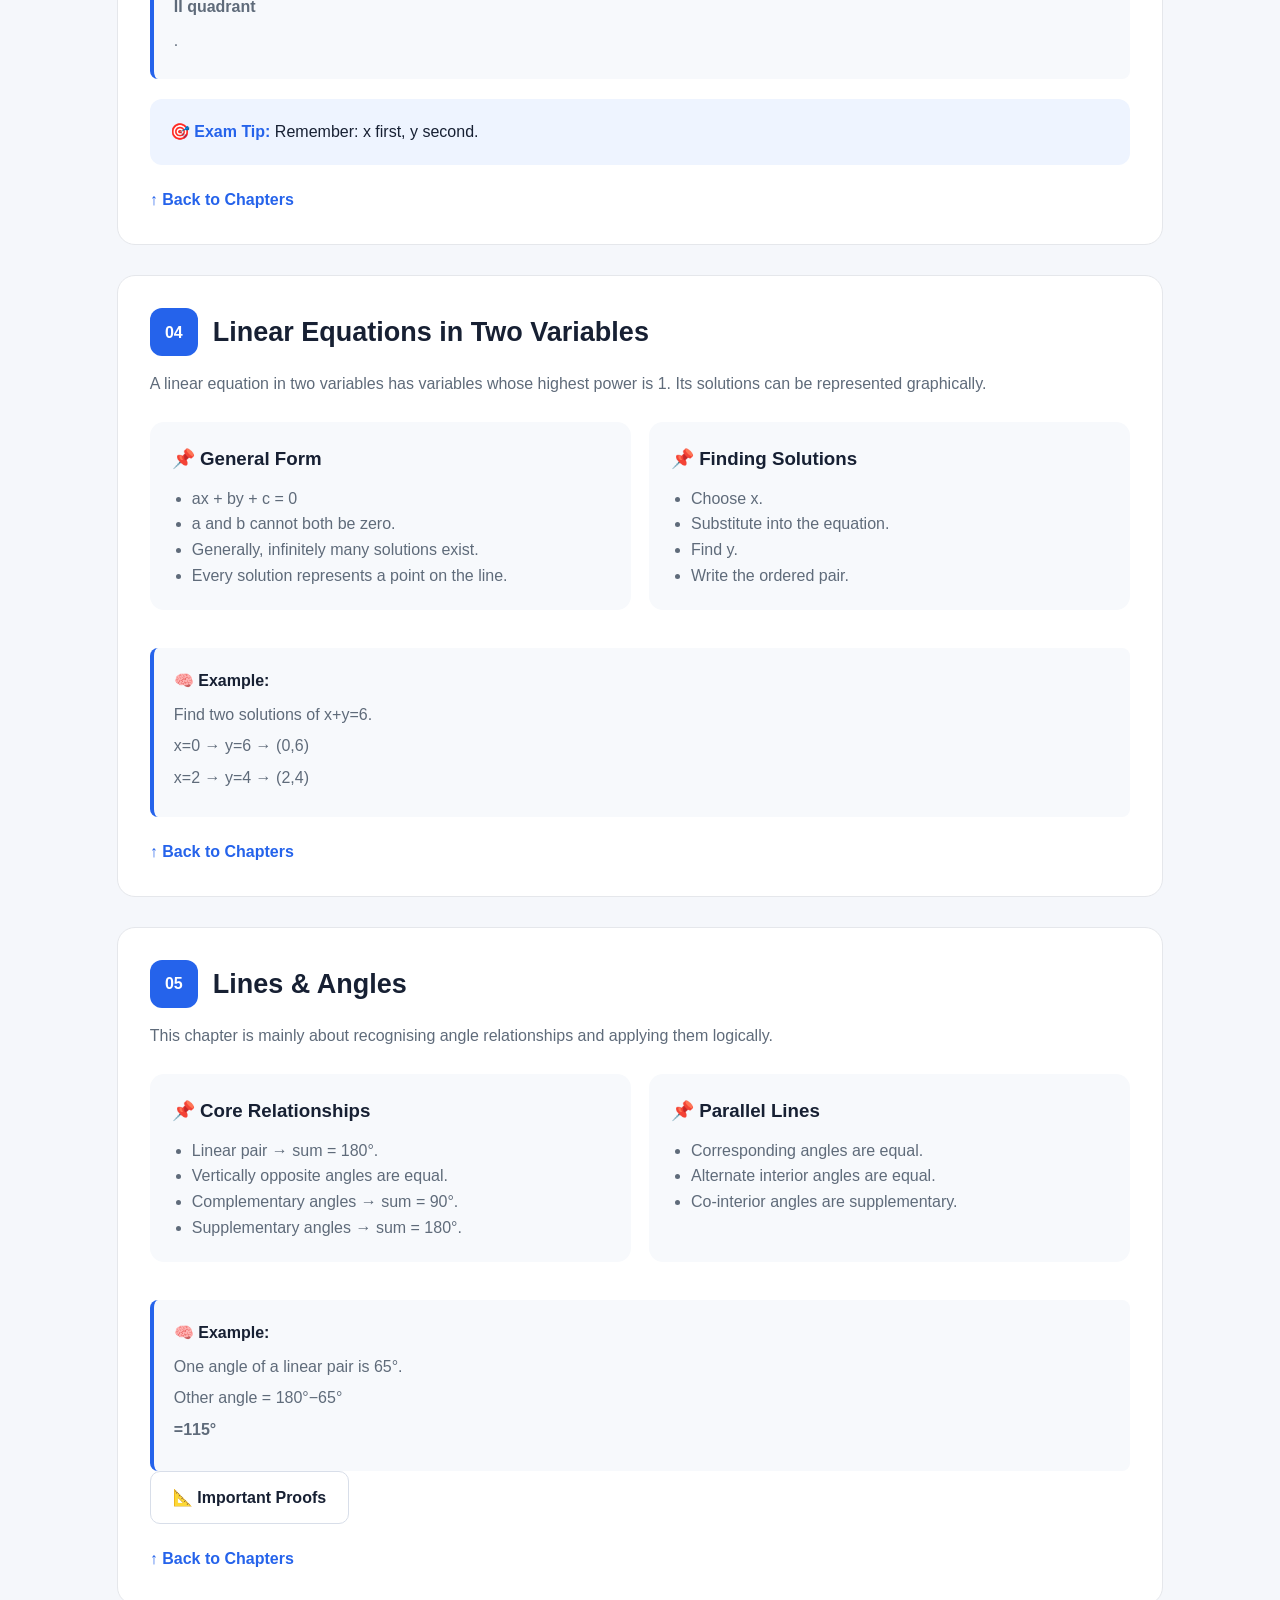
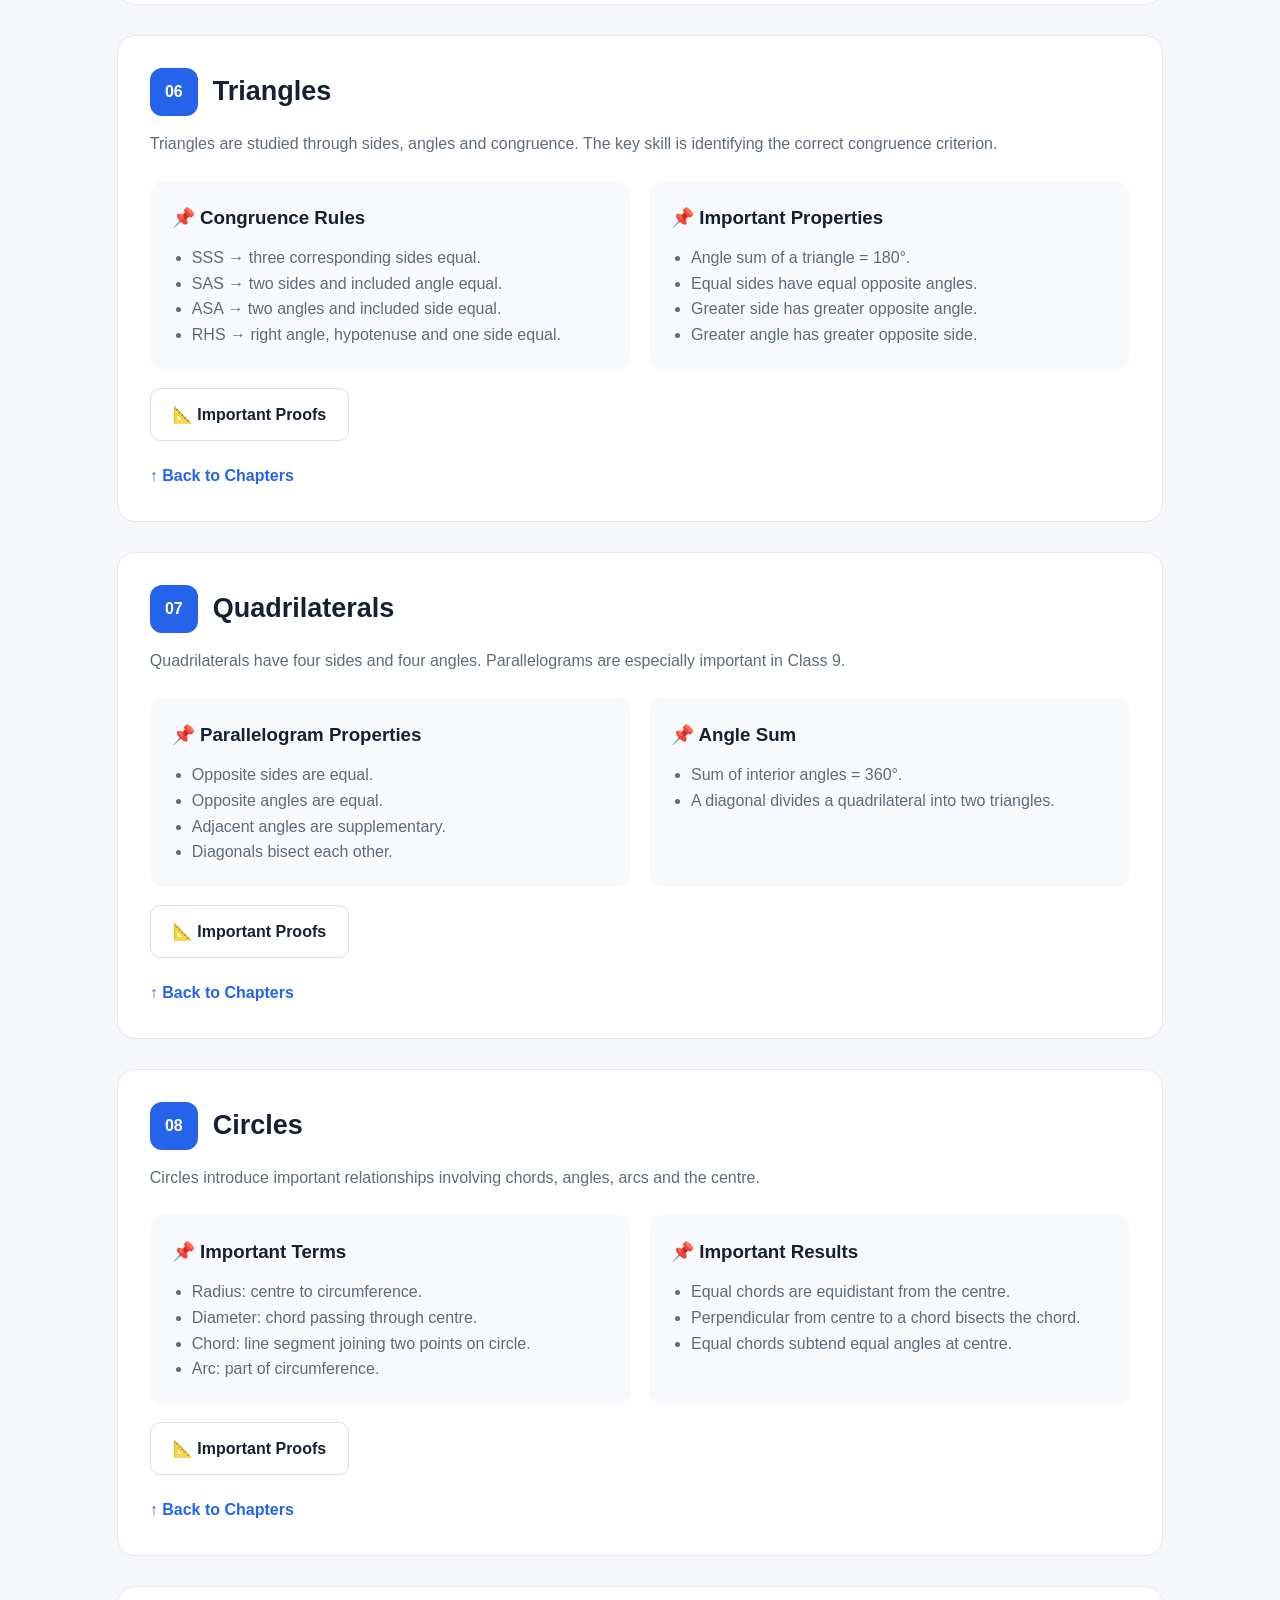
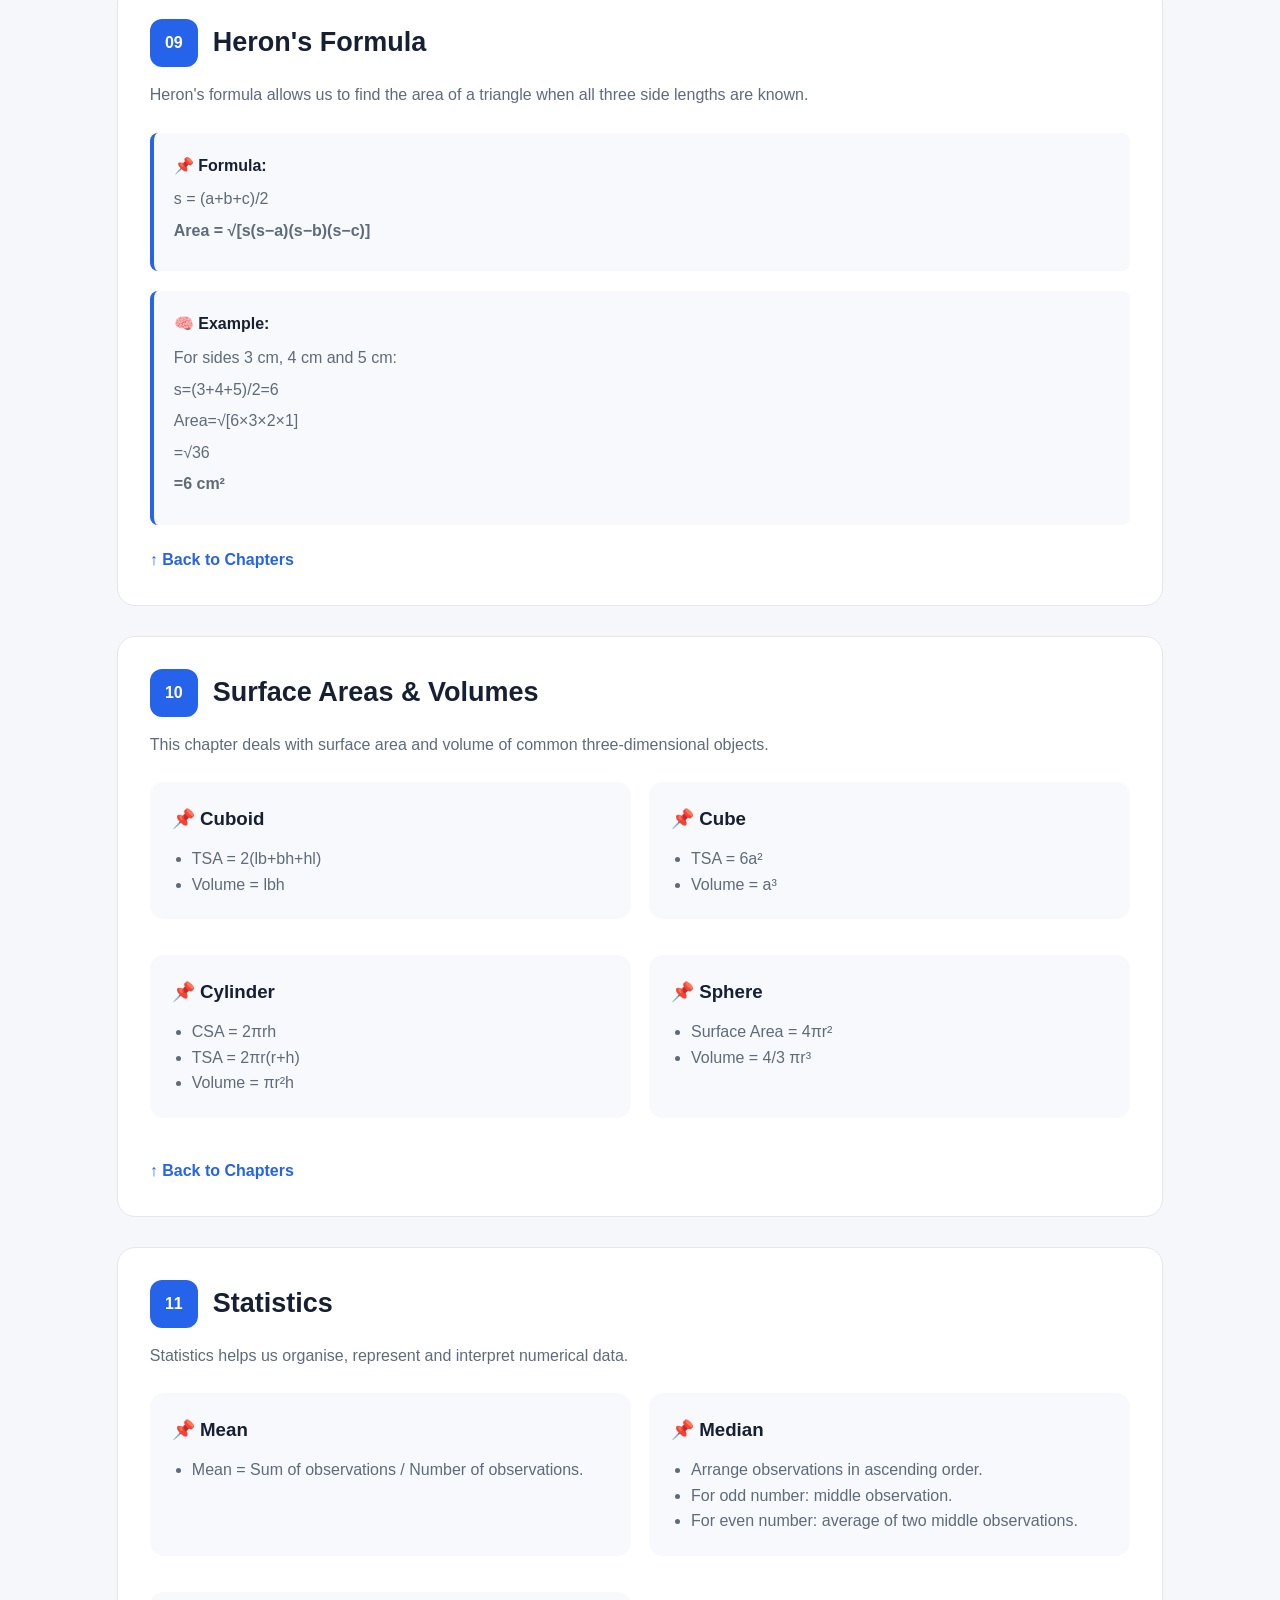
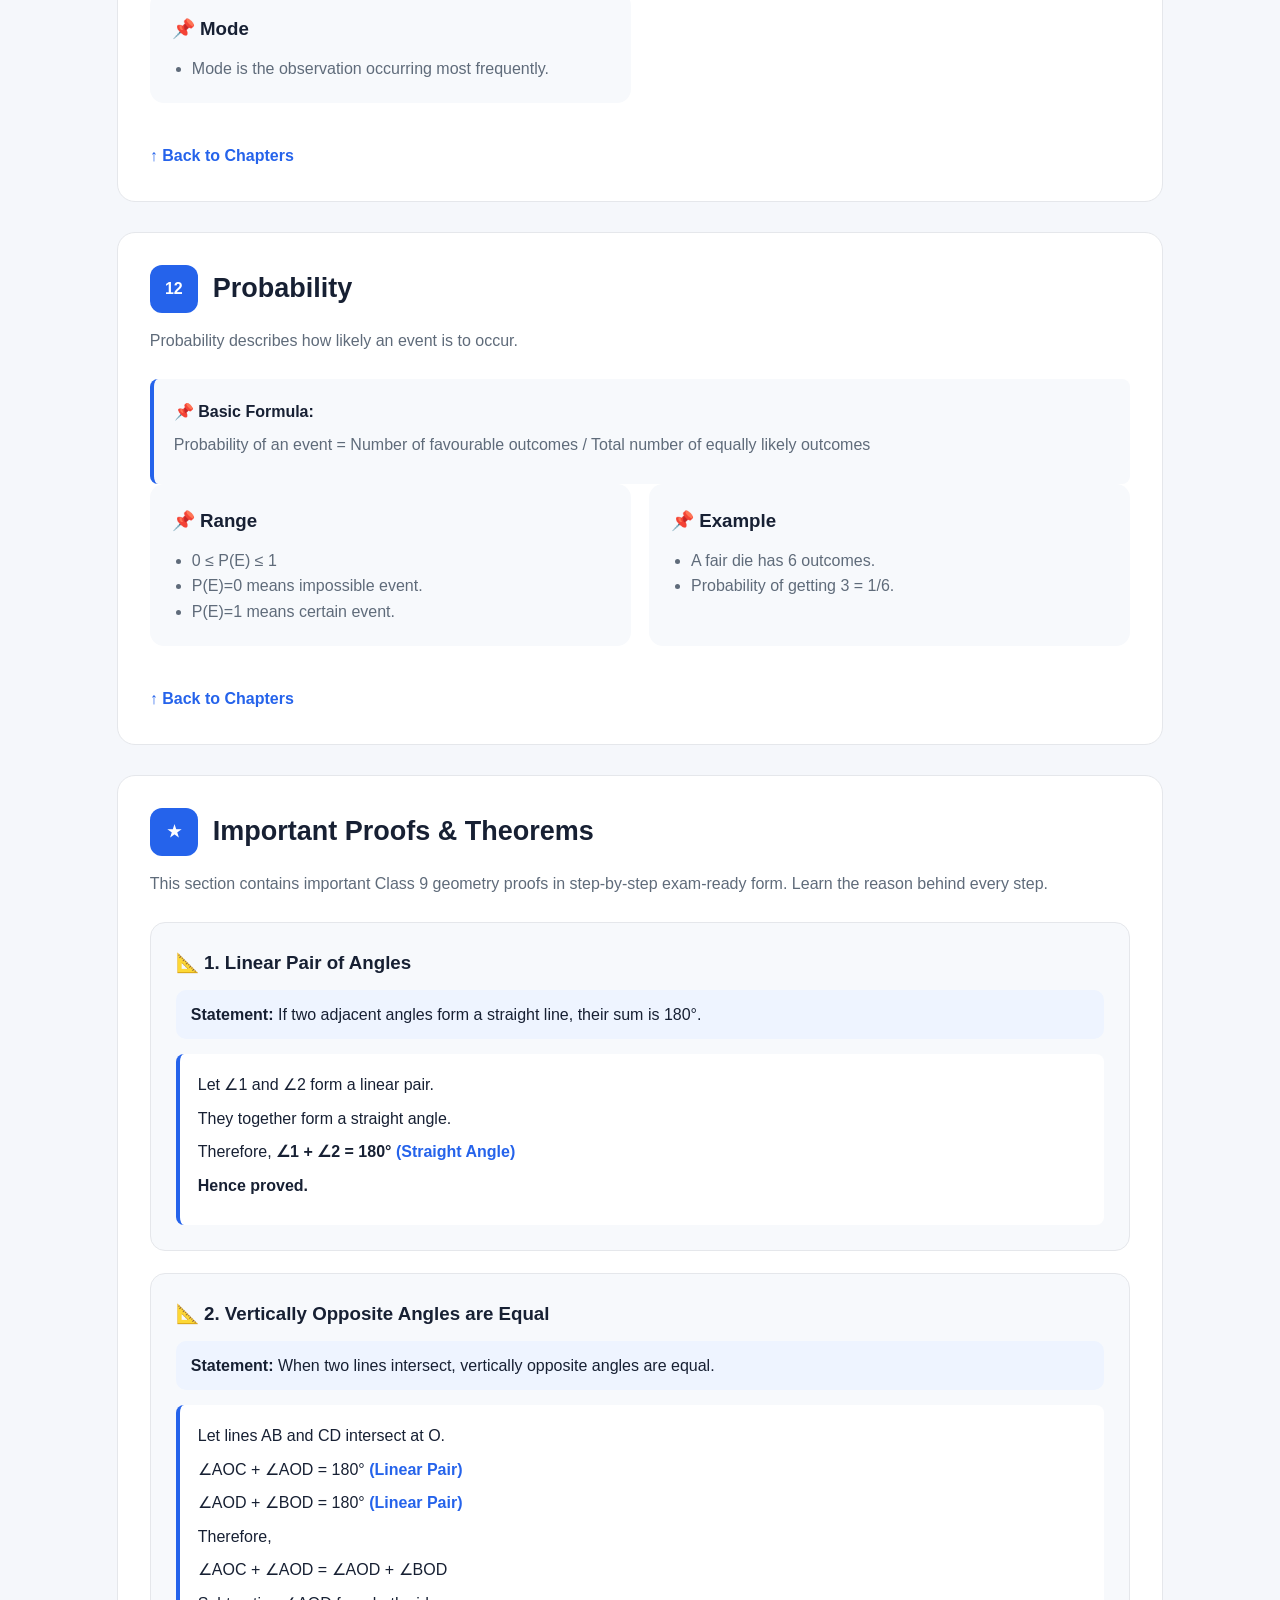
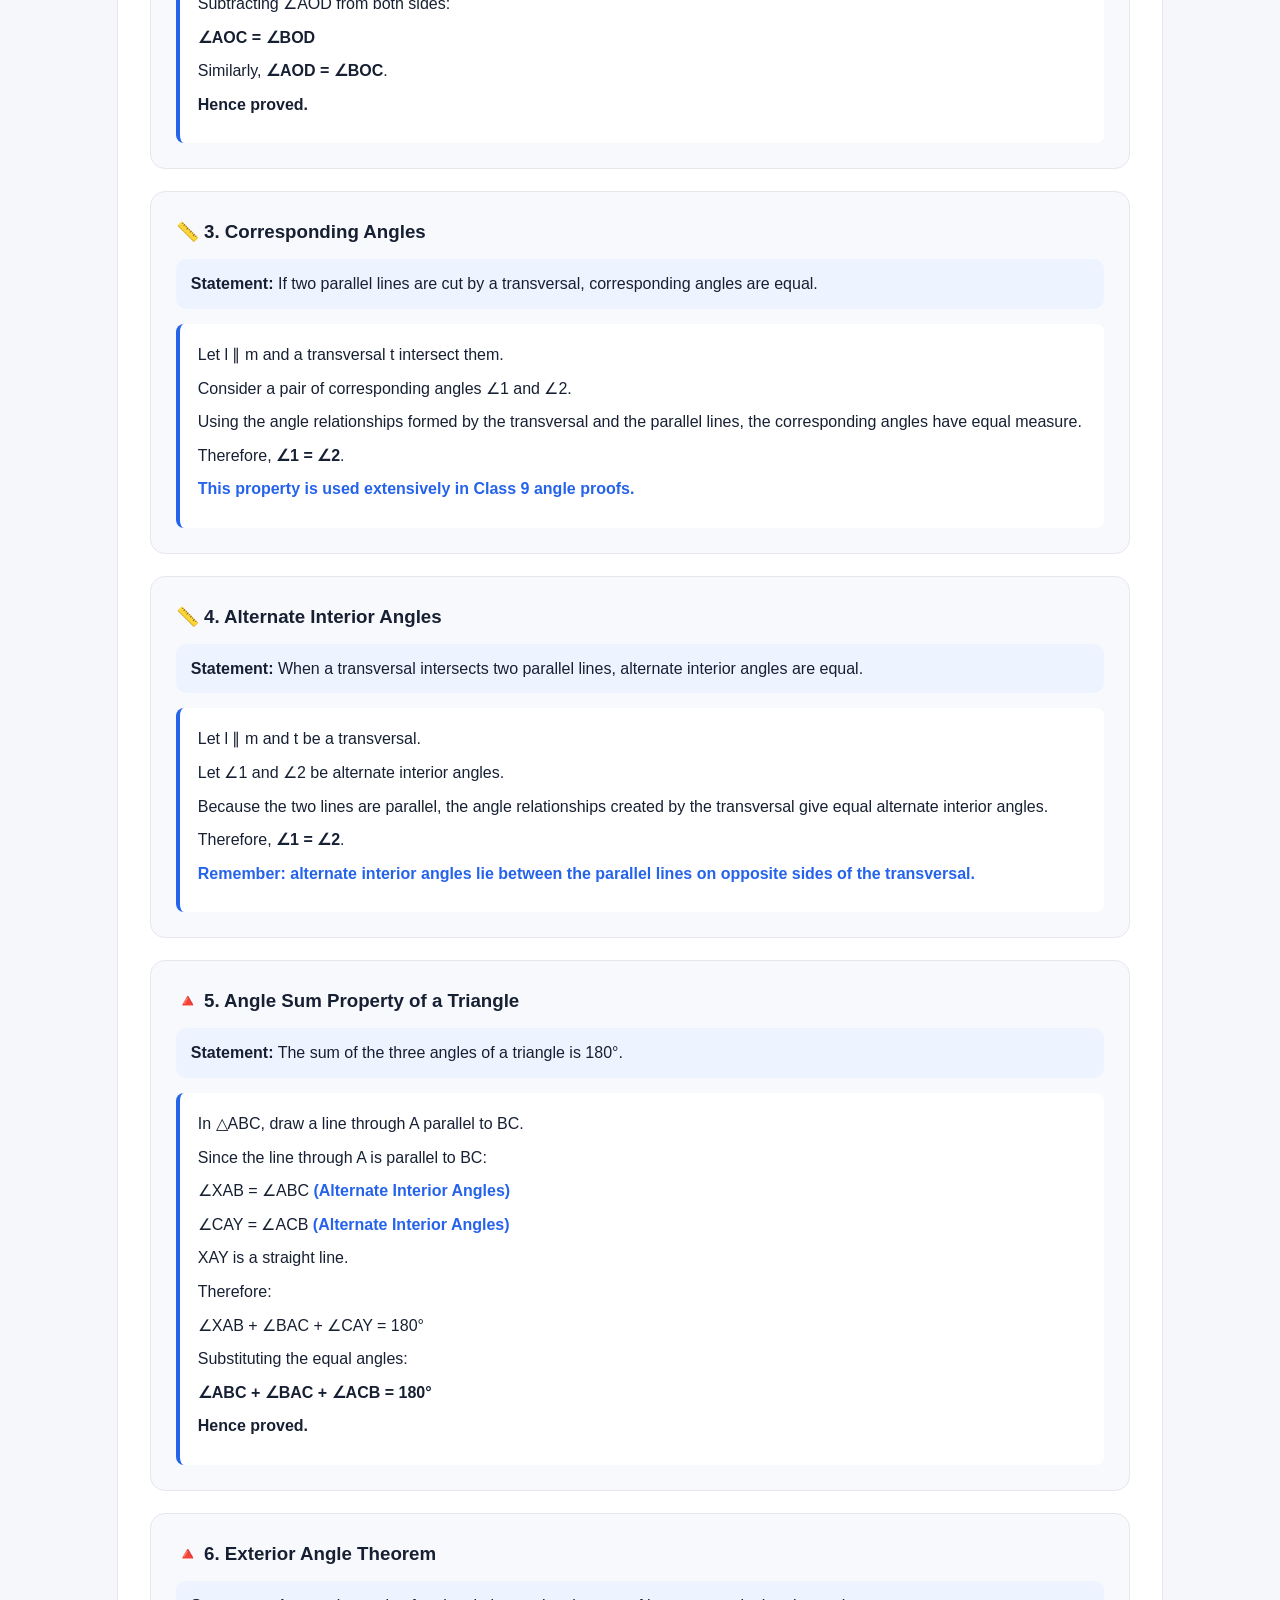
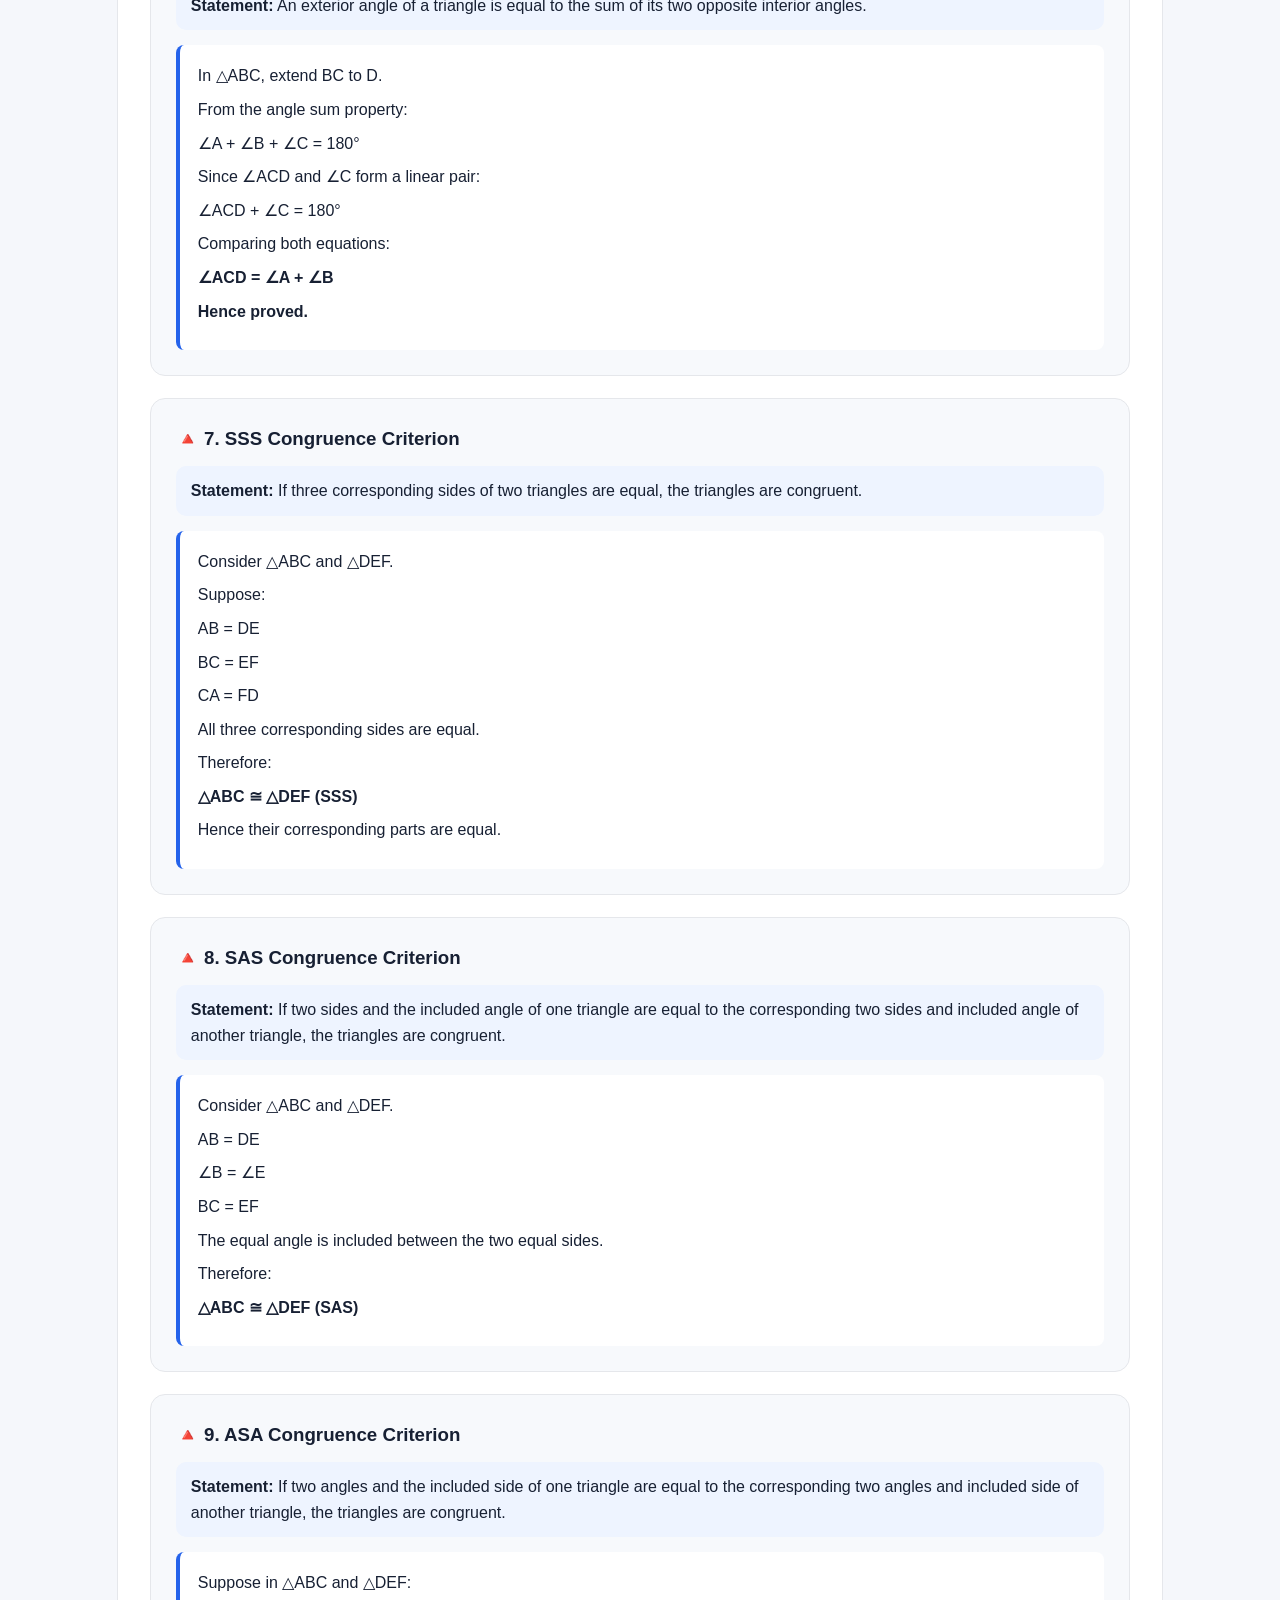
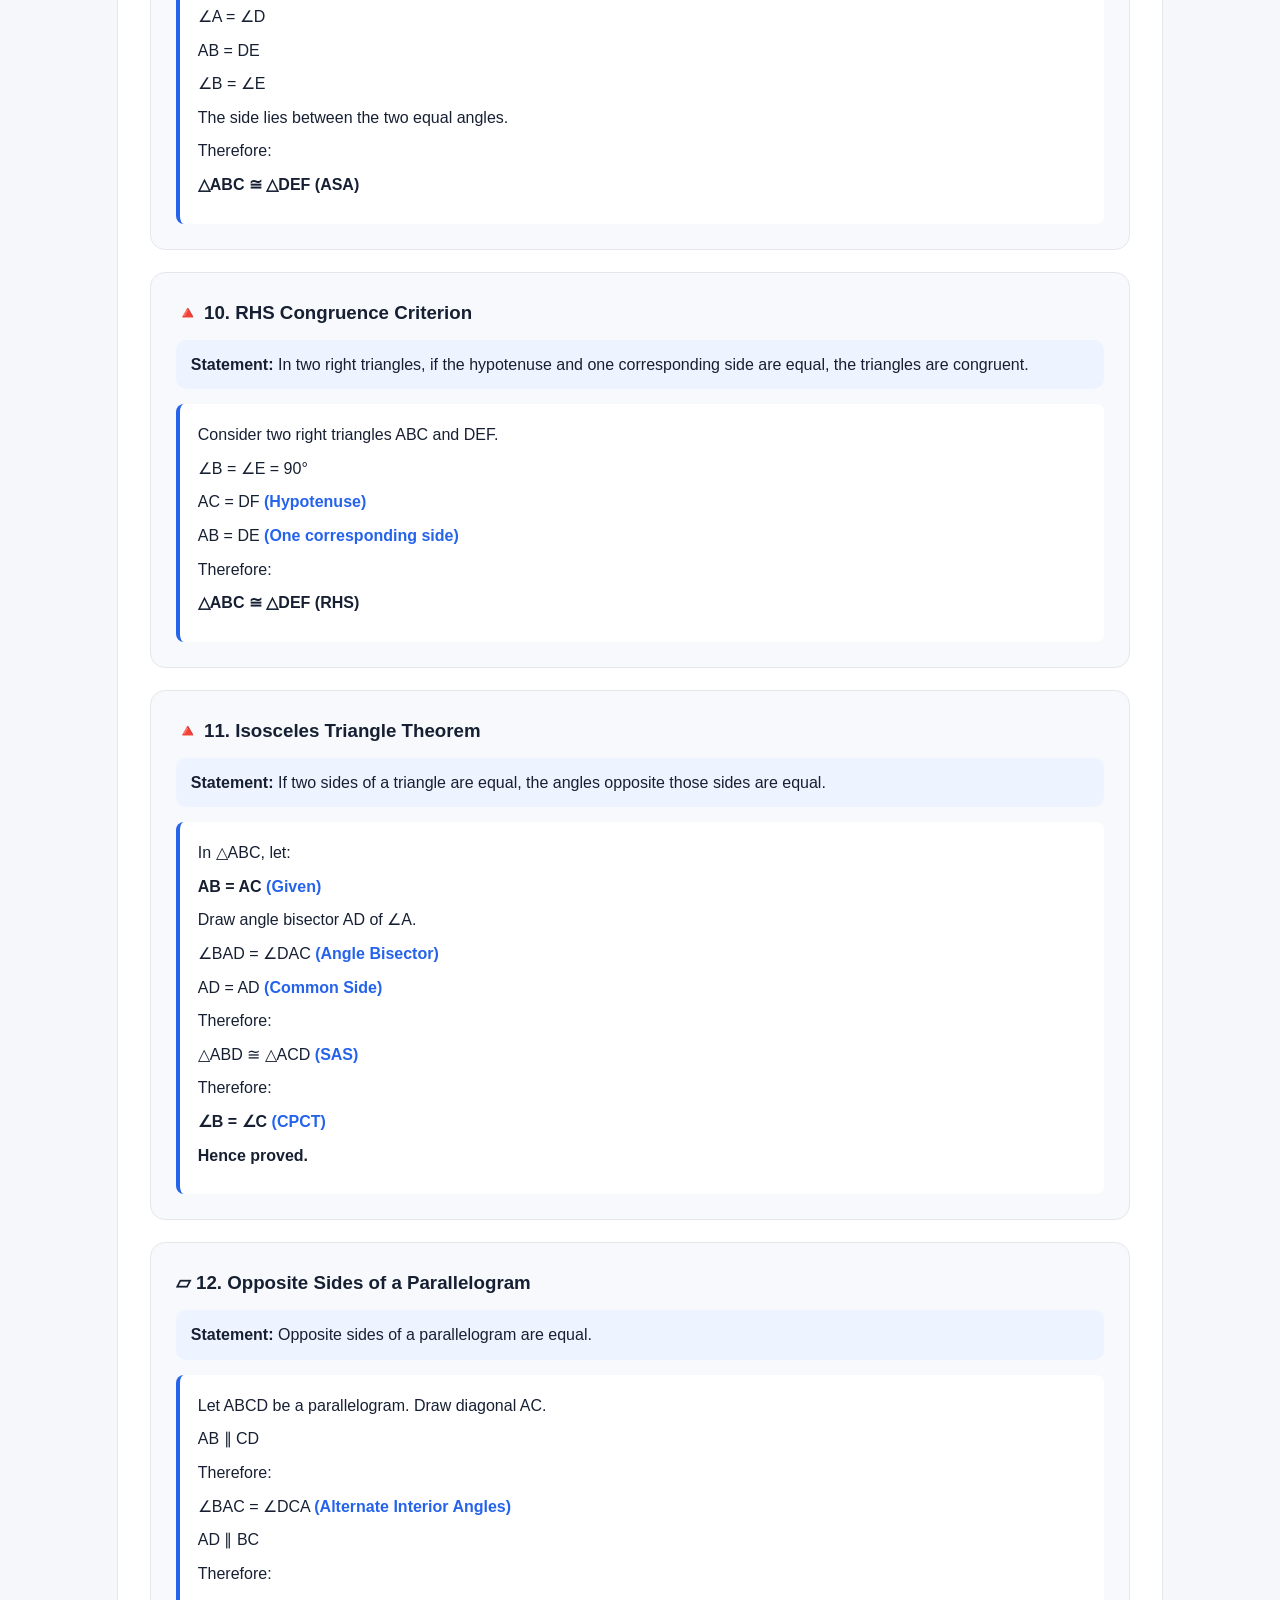
<file: math9.html>
<!DOCTYPE html><html lang="en">
<head>
<meta charset="UTF-8">
<meta name="viewport" content="width=device-width, initial-scale=1.0"><title>Class 9 Mathematics — StudyForge</title><meta name="description" content="StudyForge Class 9 Mathematics — concepts, solved examples, formulas, important proofs and interactive practice."><style>
*{
    margin:0;
    padding:0;
    box-sizing:border-box;
}

html{
    scroll-behavior:smooth;
}

body{
    font-family:Arial,sans-serif;
    background:#f5f7fb;
    color:#172033;
    line-height:1.6;
}

a{
    text-decoration:none;
    color:inherit;
}

/* NAVBAR */

.navbar{
    position:sticky;
    top:0;
    z-index:1000;
    display:flex;
    align-items:center;
    justify-content:space-between;
    padding:15px 6%;
    background:rgba(255,255,255,.97);
    border-bottom:1px solid #e5e7eb;
}

.logo{
    font-size:22px;
    font-weight:800;
}

.nav-links{
    display:flex;
    gap:25px;
}

.nav-links a{
    font-weight:600;
}

.nav-links a:hover{
    color:#2563eb;
}

.menu-btn{
    display:none;
    border:none;
    background:none;
    font-size:25px;
    cursor:pointer;
}

/* HERO */

.hero{
    padding:85px 6% 75px;
    background:linear-gradient(135deg,#eef4ff,#ffffff);
}

.hero-content{
    max-width:850px;
    margin:auto;
    text-align:center;
}

.badge,
.tag{
    display:inline-block;
    padding:7px 14px;
    border-radius:20px;
    background:#e8f0ff;
    color:#2563eb;
    font-size:12px;
    font-weight:800;
    letter-spacing:1px;
}

.hero h1{
    margin-top:18px;
    font-size:clamp(38px,7vw,68px);
    line-height:1.1;
}

.hero h1 span{
    color:#2563eb;
}

.hero p{
    max-width:680px;
    margin:20px auto;
    color:#5f6b7a;
    font-size:17px;
}

.hero-buttons{
    display:flex;
    justify-content:center;
    gap:14px;
    margin-top:28px;
    flex-wrap:wrap;
}

.btn{
    padding:13px 22px;
    border-radius:10px;
    font-weight:700;
    display:inline-block;
}

.primary{
    background:#2563eb;
    color:white;
}

.secondary{
    background:white;
    border:1px solid #d8dee9;
}

/* SECTIONS */

.section{
    padding:75px 6%;
    max-width:1200px;
    margin:auto;
}

.heading{
    text-align:center;
    margin-bottom:40px;
}

.heading h2{
    font-size:34px;
    margin-top:10px;
}

.heading p{
    color:#697586;
    margin-top:8px;
}

/* CHAPTERS */

.chapter-grid{
    display:grid;
    grid-template-columns:repeat(3,1fr);
    gap:18px;
}

.chapter{
    background:white;
    border:1px solid #e5e7eb;
    border-radius:16px;
    padding:25px;
    transition:.25s;
}

.chapter:hover{
    transform:translateY(-4px);
    box-shadow:0 12px 30px rgba(20,30,50,.08);
}

.chapter-number{
    font-size:13px;
    font-weight:800;
    color:#2563eb;
    margin-bottom:10px;
}

.chapter h3{
    font-size:19px;
    margin-bottom:8px;
}

.chapter p{
    color:#697586;
    font-size:14px;
}

.chapter-link{
    display:inline-block;
    margin-top:15px;
    color:#2563eb;
    font-weight:700;
}

/* TOPICS */

.topic-details{
    background:#f5f7fb;
}

.topic-box{
    margin-bottom:30px;
    padding:32px;
    border-radius:18px;
    background:white;
    border:1px solid #e5e7eb;
}

.topic-header{
    display:flex;
    align-items:center;
    gap:15px;
    margin-bottom:15px;
}

.topic-number{
    min-width:48px;
    height:48px;
    display:grid;
    place-items:center;
    border-radius:12px;
    background:#2563eb;
    color:white;
    font-weight:800;
}

.topic-header h2{
    font-size:27px;
}

.topic-box>p{
    color:#5f6b7a;
    margin-bottom:25px;
}

.learn-grid{
    display:grid;
    grid-template-columns:repeat(2,1fr);
    gap:18px;
}

.learn-card{
    padding:22px;
    border-radius:14px;
    background:#f7f9fc;
    margin-bottom:18px;
}

.learn-card h3{
    margin-bottom:12px;
}

.learn-card ul{
    padding-left:20px;
    color:#5f6b7a;
}

.example{
    margin-top:20px;
    padding:20px;
    border-left:4px solid #2563eb;
    background:#f7f9fc;
    border-radius:8px;
}

.example strong{
    display:block;
    margin-bottom:8px;
}

.example p{
    color:#5f6b7a;
    margin-bottom:6px;
}

.tip-box{
    margin-top:20px;
    padding:20px;
    border-radius:12px;
    background:#eef4ff;
}

.tip-box strong{
    color:#2563eb;
}

.back-btn{
    display:inline-block;
    margin-top:22px;
    color:#2563eb;
    font-weight:700;
}

/* PROOFS */

.proof-card{
    margin-bottom:22px;
    padding:25px;
    border-radius:15px;
    background:#f7f9fc;
    border:1px solid #e5e7eb;
}

.proof-card h3{
    margin-bottom:12px;
}

.proof-statement{
    padding:12px 15px;
    background:#eef4ff;
    border-radius:10px;
    margin-bottom:15px;
}

.proof{
    padding:18px;
    background:white;
    border-left:4px solid #2563eb;
    border-radius:8px;
}

.proof p{
    margin-bottom:8px;
}

.reason{
    color:#2563eb;
    font-weight:700;
}

/* FORMULAS */

.formula-section{
    max-width:none;
    background:#eef4ff;
}

.formula-box{
    max-width:1100px;
    margin:auto;
    display:grid;
    grid-template-columns:repeat(2,1fr);
    gap:15px;
}

.formula{
    background:white;
    padding:20px;
    border-radius:12px;
}

.formula strong{
    display:block;
    margin-bottom:6px;
}

.formula span{
    color:#2563eb;
    font-weight:700;
}

/* PRACTICE */

.practice{
    padding:80px 6%;
    background:#172033;
    color:white;
    text-align:center;
}

.practice .tag{
    background:rgba(255,255,255,.12);
    color:white;
}

.practice h2{
    font-size:36px;
    margin:12px 0;
}

.practice>p{
    color:#cbd5e1;
    max-width:650px;
    margin:auto;
}

.quiz-box{
    max-width:700px;
    margin:35px auto 0;
    background:white;
    color:#172033;
    border-radius:18px;
    padding:25px;
    text-align:left;
}

.quiz-top{
    display:flex;
    justify-content:space-between;
    margin-bottom:20px;
    font-size:14px;
    font-weight:700;
}

.question{
    font-size:22px;
    font-weight:800;
    margin-bottom:22px;
}

.options{
    display:grid;
    gap:12px;
}

.option-btn{
    width:100%;
    padding:14px;
    border:1px solid #d9dee8;
    background:#f8fafc;
    border-radius:10px;
    text-align:left;
    font-size:16px;
    cursor:pointer;
}

.option-btn:hover{
    border-color:#2563eb;
}

.option-btn.correct{
    background:#dcfce7;
    border-color:#16a34a;
}

.option-btn.wrong{
    background:#fee2e2;
    border-color:#dc2626;
}

.feedback{
    margin-top:18px;
    font-weight:700;
    min-height:25px;
}

.next-btn,
.restart-btn{
    margin-top:20px;
    padding:12px 22px;
    border:none;
    border-radius:10px;
    background:#2563eb;
    color:white;
    font-weight:700;
    cursor:pointer;
}

.result-box{
    text-align:center;
}

.result-box h3{
    font-size:28px;
    margin-bottom:10px;
}

/* FOOTER */

.footer{
    padding:45px 6%;
    background:#0f172a;
    color:white;
    text-align:center;
}

.footer p{
    color:#aeb8c7;
    margin-top:8px;
}

.footer-links{
    display:flex;
    justify-content:center;
    gap:20px;
    flex-wrap:wrap;
    margin:20px 0;
}

.footer-links a:hover{
    color:#60a5fa;
}

.copyright{
    font-size:13px;
}

/* MOBILE */

@media(max-width:800px){

    .nav-links{
        display:none;
        position:absolute;
        top:65px;
        left:0;
        right:0;
        padding:20px;
        background:white;
        flex-direction:column;
        border-bottom:1px solid #e5e7eb;
    }

    .nav-links.show{
        display:flex;
    }

    .menu-btn{
        display:block;
        margin-left:auto;
    }

    .chapter-grid,
    .learn-grid,
    .formula-box{
        grid-template-columns:1fr;
    }

    .topic-box{
        padding:23px;
    }
}

@media(max-width:500px){

    .logo{
        font-size:19px;
    }

    .hero{
        padding-top:65px;
    }

    .hero h1{
        font-size:40px;
    }

    .section{
        padding:55px 5%;
    }

    .topic-header h2{
        font-size:22px;
    }

    .practice{
        padding:60px 5%;
    }

    .quiz-box{
        padding:20px;
    }

    .question{
        font-size:19px;
    }
}
</style></head><body><!-- NAVBAR --><header class="navbar"><a href="mathematics.html" class="logo">
📐 StudyForge
</a><button class="menu-btn" onclick="toggleMenu()">☰</button>

<nav class="nav-links" id="navLinks"><a href="index.html">Home</a>
<a href="mathematics.html">Mathematics</a>
<a href="physics.html">Physics</a>
<a href="chemistry.html">Chemistry</a>

</nav></header><main><!-- HERO --><section class="hero"><div class="hero-content"><span class="badge">CLASS 9 MATHEMATICS</span>

<h1>
Master Class 9<br>
<span>Mathematics.</span>
</h1><p>
Go beyond definitions. Learn concepts, problem-solving methods,
important properties, proofs, solved examples and exam tips.
</p><div class="hero-buttons"><a href="#chapters" class="btn primary">
Explore Chapters →
</a><a href="#practice" class="btn secondary">
Start Practice →
</a></div></div></section><!-- CHAPTERS --><section class="section" id="chapters"><div class="heading"><span class="tag">CLASS 9</span>

<h2>Mathematics Chapters</h2><p>
Learn the concept first, then master the problems.
</p></div><div class="chapter-grid"><a href="#number-systems" class="chapter">
<div class="chapter-number">01</div>
<h3>Number Systems</h3>
<p>Real numbers, rationalisation and decimal expansions.</p>
<span class="chapter-link">Learn →</span>
</a><a href="#polynomials" class="chapter">
<div class="chapter-number">02</div>
<h3>Polynomials</h3>
<p>Terms, degree, zeros, identities and factorisation.</p>
<span class="chapter-link">Learn →</span>
</a><a href="#coordinate-geometry" class="chapter">
<div class="chapter-number">03</div>
<h3>Coordinate Geometry</h3>
<p>Cartesian plane, coordinates and plotting points.</p>
<span class="chapter-link">Learn →</span>
</a><a href="#linear-equations" class="chapter">
<div class="chapter-number">04</div>
<h3>Linear Equations</h3>
<p>Solutions, tables and graphs of equations in two variables.</p>
<span class="chapter-link">Learn →</span>
</a><a href="#lines-angles" class="chapter">
<div class="chapter-number">05</div>
<h3>Lines & Angles</h3>
<p>Angle relationships, transversals and parallel lines.</p>
<span class="chapter-link">Learn →</span>
</a><a href="#triangles" class="chapter">
<div class="chapter-number">06</div>
<h3>Triangles</h3>
<p>Congruence rules, properties and proofs.</p>
<span class="chapter-link">Learn →</span>
</a><a href="#quadrilaterals" class="chapter">
<div class="chapter-number">07</div>
<h3>Quadrilaterals</h3>
<p>Parallelograms and important properties.</p>
<span class="chapter-link">Learn →</span>
</a><a href="#circles" class="chapter">
<div class="chapter-number">08</div>
<h3>Circles</h3>
<p>Chords, arcs and important circle theorems.</p>
<span class="chapter-link">Learn →</span>
</a><a href="#herons-formula" class="chapter">
<div class="chapter-number">09</div>
<h3>Heron's Formula</h3>
<p>Find triangle area using three sides.</p>
<span class="chapter-link">Learn →</span>
</a><a href="#surface-area" class="chapter">
<div class="chapter-number">10</div>
<h3>Surface Areas & Volumes</h3>
<p>Surface area and volume of 3D objects.</p>
<span class="chapter-link">Learn →</span>
</a><a href="#statistics" class="chapter">
<div class="chapter-number">11</div>
<h3>Statistics</h3>
<p>Data representation, mean, median and mode.</p>
<span class="chapter-link">Learn →</span>
</a><a href="#probability" class="chapter">
<div class="chapter-number">12</div>
<h3>Probability</h3>
<p>Experimental probability and basic events.</p>
<span class="chapter-link">Learn →</span>
</a><a href="#proofs" class="chapter">
<div class="chapter-number">13</div>
<h3>Proofs & Theorems</h3>
<p>Important Class 9 geometry proofs with exam-ready steps.</p>
<span class="chapter-link">View Proofs →</span>
</a></div>
</section><!-- TOPIC DETAILS --><section class="section topic-details"><!-- NUMBER SYSTEMS --><div class="topic-box" id="number-systems"><div class="topic-header">
<div class="topic-number">01</div>
<h2>Number Systems</h2>
</div><p>
The number system becomes more powerful in Class 9 because we move
beyond rational numbers and study irrational numbers, real numbers,
decimal expansions and rationalisation.
</p><div class="learn-grid"><div class="learn-card">
<h3>📌 Rational vs Irrational</h3>
<ul>
<li>Rational numbers can be written as p/q, where q ≠ 0.</li>
<li>Irrational numbers cannot be expressed as p/q.</li>
<li>√2, √3 and π are irrational.</li>
<li>A rational number has a terminating or recurring decimal expansion.</li>
<li>An irrational number has a non-terminating, non-recurring decimal expansion.</li>
</ul>
</div><div class="learn-card">
<h3>📌 Important Idea</h3>
<ul>
<li>Every rational and irrational number is a real number.</li>
<li>Between any two rational numbers, infinitely many rational numbers exist.</li>
<li>Between any two real numbers, infinitely many real numbers exist.</li>
<li>√n is irrational when n is not a perfect square.</li>
</ul>
</div></div><div class="example">
<strong>🧠 Solved Example:</strong>
<p>Is √50 rational or irrational?</p>
<p>√50 = √(25 × 2) = 5√2.</p>
<p>Since √2 is irrational, 5√2 is also irrational.</p>
</div><div class="example">
<strong>🧠 Rationalisation Example:</strong>
<p>Consider 1/√5.</p>
<p>Multiply numerator and denominator by √5:</p>
<p>1/√5 × √5/√5 = √5/5</p>
<p>So the denominator no longer contains a radical.</p>
</div><div class="tip-box">
<strong>🎯 Exam Tip:</strong>
Do not simply say “√50 is irrational because it contains a root.”
First simplify it to 5√2.
</div><a href="#chapters" class="back-btn">↑ Back to Chapters</a>

</div><!-- POLYNOMIALS --><div class="topic-box" id="polynomials"><div class="topic-header">
<div class="topic-number">02</div>
<h2>Polynomials</h2>
</div><p>
Polynomials combine variables, constants and powers. In Class 9,
you learn how to identify their degree, find zeros and use identities.
</p><div class="learn-grid"><div class="learn-card">
<h3>📌 Degree & Zeros</h3>
<ul>
<li>The highest power of the variable is the degree.</li>
<li>A zero is a value of x for which p(x)=0.</li>
<li>A non-zero constant polynomial has degree 0.</li>
<li>A linear polynomial generally has one zero.</li>
</ul>
</div><div class="learn-card">
<h3>📌 Useful Identities</h3>
<ul>
<li>(a+b)² = a² + 2ab + b²</li>
<li>(a-b)² = a² - 2ab + b²</li>
<li>a²-b² = (a-b)(a+b)</li>
<li>(x+a)(x+b)=x²+(a+b)x+ab</li>
</ul>
</div></div><div class="example">
<strong>🧠 Solved Example:</strong>
<p>Find the zero of p(x)=2x-6.</p>
<p>2x-6=0</p>
<p>2x=6</p>
<p><strong>x=3</strong></p>
</div><div class="example">
<strong>🧠 Identity Example:</strong>
<p>Calculate 103² quickly.</p>
<p>103²=(100+3)²</p>
<p>=10000+600+9</p>
<p>=<strong>10609</strong></p>
</div><a href="#chapters" class="back-btn">↑ Back to Chapters</a>

</div><!-- COORDINATE GEOMETRY --><div class="topic-box" id="coordinate-geometry"><div class="topic-header">
<div class="topic-number">03</div>
<h2>Coordinate Geometry</h2>
</div><p>
Coordinate Geometry connects algebra with geometry using ordered pairs.
</p><div class="learn-grid"><div class="learn-card">
<h3>📌 Cartesian Plane</h3>
<ul>
<li>Horizontal line = x-axis.</li>
<li>Vertical line = y-axis.</li>
<li>Intersection = origin O(0,0).</li>
<li>Plane has four quadrants.</li>
</ul>
</div><div class="learn-card">
<h3>📌 Quadrants</h3>
<ul>
<li>I → (+,+)</li>
<li>II → (-,+)</li>
<li>III → (-,-)</li>
<li>IV → (+,-)</li>
</ul>
</div><div class="learn-card">
<h3>📌 Special Points</h3>
<ul>
<li>x-axis → y=0</li>
<li>y-axis → x=0</li>
<li>Origin → (0,0)</li>
<li>(0,5) lies on y-axis.</li>
</ul>
</div><div class="learn-card">
<h3>📌 Coordinate Order</h3>
<ul>
<li>x-coordinate is written first.</li>
<li>y-coordinate is written second.</li>
<li>Same x → vertical line.</li>
<li>Same y → horizontal line.</li>
</ul>
</div></div><div class="example">
<strong>🧠 Example:</strong>
<p>Determine the quadrant of A(-5,3).</p>
<p>x is negative and y is positive.</p>
<p>Therefore A lies in the <strong>II quadrant</strong>.</p>
</div><div class="tip-box">
<strong>🎯 Exam Tip:</strong>
Remember: x first, y second.
</div><a href="#chapters" class="back-btn">↑ Back to Chapters</a>

</div><!-- LINEAR EQUATIONS --><div class="topic-box" id="linear-equations"><div class="topic-header">
<div class="topic-number">04</div>
<h2>Linear Equations in Two Variables</h2>
</div><p>
A linear equation in two variables has variables whose highest power is 1.
Its solutions can be represented graphically.
</p><div class="learn-grid"><div class="learn-card">
<h3>📌 General Form</h3>
<ul>
<li>ax + by + c = 0</li>
<li>a and b cannot both be zero.</li>
<li>Generally, infinitely many solutions exist.</li>
<li>Every solution represents a point on the line.</li>
</ul>
</div><div class="learn-card">
<h3>📌 Finding Solutions</h3>
<ul>
<li>Choose x.</li>
<li>Substitute into the equation.</li>
<li>Find y.</li>
<li>Write the ordered pair.</li>
</ul>
</div></div><div class="example">
<strong>🧠 Example:</strong>
<p>Find two solutions of x+y=6.</p>
<p>x=0 → y=6 → (0,6)</p>
<p>x=2 → y=4 → (2,4)</p>
</div><a href="#chapters" class="back-btn">↑ Back to Chapters</a>

</div><!-- LINES AND ANGLES --><div class="topic-box" id="lines-angles"><div class="topic-header">
<div class="topic-number">05</div>
<h2>Lines & Angles</h2>
</div><p>
This chapter is mainly about recognising angle relationships and applying
them logically.
</p><div class="learn-grid"><div class="learn-card">
<h3>📌 Core Relationships</h3>
<ul>
<li>Linear pair → sum = 180°.</li>
<li>Vertically opposite angles are equal.</li>
<li>Complementary angles → sum = 90°.</li>
<li>Supplementary angles → sum = 180°.</li>
</ul>
</div><div class="learn-card">
<h3>📌 Parallel Lines</h3>
<ul>
<li>Corresponding angles are equal.</li>
<li>Alternate interior angles are equal.</li>
<li>Co-interior angles are supplementary.</li>
</ul>
</div></div><div class="example">
<strong>🧠 Example:</strong>
<p>One angle of a linear pair is 65°.</p>
<p>Other angle = 180°−65°</p>
<p><strong>=115°</strong></p>
</div><a href="#proofs" class="btn secondary">
📐 Important Proofs
</a><br><a href="#chapters" class="back-btn">↑ Back to Chapters</a>

</div><!-- TRIANGLES --><div class="topic-box" id="triangles"><div class="topic-header">
<div class="topic-number">06</div>
<h2>Triangles</h2>
</div><p>
Triangles are studied through sides, angles and congruence.
The key skill is identifying the correct congruence criterion.
</p><div class="learn-grid"><div class="learn-card">
<h3>📌 Congruence Rules</h3>
<ul>
<li>SSS → three corresponding sides equal.</li>
<li>SAS → two sides and included angle equal.</li>
<li>ASA → two angles and included side equal.</li>
<li>RHS → right angle, hypotenuse and one side equal.</li>
</ul>
</div><div class="learn-card">
<h3>📌 Important Properties</h3>
<ul>
<li>Angle sum of a triangle = 180°.</li>
<li>Equal sides have equal opposite angles.</li>
<li>Greater side has greater opposite angle.</li>
<li>Greater angle has greater opposite side.</li>
</ul>
</div></div><a href="#proofs" class="btn secondary">
📐 Important Proofs
</a><br><a href="#chapters" class="back-btn">↑ Back to Chapters</a>

</div><!-- QUADRILATERALS --><div class="topic-box" id="quadrilaterals"><div class="topic-header">
<div class="topic-number">07</div>
<h2>Quadrilaterals</h2>
</div><p>
Quadrilaterals have four sides and four angles. Parallelograms are
especially important in Class 9.
</p><div class="learn-grid"><div class="learn-card">
<h3>📌 Parallelogram Properties</h3>
<ul>
<li>Opposite sides are equal.</li>
<li>Opposite angles are equal.</li>
<li>Adjacent angles are supplementary.</li>
<li>Diagonals bisect each other.</li>
</ul>
</div><div class="learn-card">
<h3>📌 Angle Sum</h3>
<ul>
<li>Sum of interior angles = 360°.</li>
<li>A diagonal divides a quadrilateral into two triangles.</li>
</ul>
</div></div><a href="#proofs" class="btn secondary">
📐 Important Proofs
</a><br><a href="#chapters" class="back-btn">↑ Back to Chapters</a>

</div><!-- CIRCLES --><div class="topic-box" id="circles"><div class="topic-header">
<div class="topic-number">08</div>
<h2>Circles</h2>
</div><p>
Circles introduce important relationships involving chords, angles,
arcs and the centre.
</p><div class="learn-grid"><div class="learn-card">
<h3>📌 Important Terms</h3>
<ul>
<li>Radius: centre to circumference.</li>
<li>Diameter: chord passing through centre.</li>
<li>Chord: line segment joining two points on circle.</li>
<li>Arc: part of circumference.</li>
</ul>
</div><div class="learn-card">
<h3>📌 Important Results</h3>
<ul>
<li>Equal chords are equidistant from the centre.</li>
<li>Perpendicular from centre to a chord bisects the chord.</li>
<li>Equal chords subtend equal angles at centre.</li>
</ul>
</div></div><a href="#proofs" class="btn secondary">
📐 Important Proofs
</a><br><a href="#chapters" class="back-btn">↑ Back to Chapters</a>

</div><!-- HERON --><div class="topic-box" id="herons-formula"><div class="topic-header">
<div class="topic-number">09</div>
<h2>Heron's Formula</h2>
</div><p>
Heron's formula allows us to find the area of a triangle when all three
side lengths are known.
</p><div class="example">
<strong>📌 Formula:</strong>
<p>s = (a+b+c)/2</p>
<p><strong>Area = √[s(s−a)(s−b)(s−c)]</strong></p>
</div><div class="example">
<strong>🧠 Example:</strong>
<p>For sides 3 cm, 4 cm and 5 cm:</p>
<p>s=(3+4+5)/2=6</p>
<p>Area=√[6×3×2×1]</p>
<p>=√36</p>
<p><strong>=6 cm²</strong></p>
</div><a href="#chapters" class="back-btn">↑ Back to Chapters</a>

</div><!-- SURFACE AREA --><div class="topic-box" id="surface-area"><div class="topic-header">
<div class="topic-number">10</div>
<h2>Surface Areas & Volumes</h2>
</div><p>
This chapter deals with surface area and volume of common three-dimensional
objects.
</p><div class="learn-grid"><div class="learn-card">
<h3>📌 Cuboid</h3>
<ul>
<li>TSA = 2(lb+bh+hl)</li>
<li>Volume = lbh</li>
</ul>
</div><div class="learn-card">
<h3>📌 Cube</h3>
<ul>
<li>TSA = 6a²</li>
<li>Volume = a³</li>
</ul>
</div><div class="learn-card">
<h3>📌 Cylinder</h3>
<ul>
<li>CSA = 2πrh</li>
<li>TSA = 2πr(r+h)</li>
<li>Volume = πr²h</li>
</ul>
</div><div class="learn-card">
<h3>📌 Sphere</h3>
<ul>
<li>Surface Area = 4πr²</li>
<li>Volume = 4/3 πr³</li>
</ul>
</div></div><a href="#chapters" class="back-btn">↑ Back to Chapters</a>

</div><!-- STATISTICS --><div class="topic-box" id="statistics"><div class="topic-header">
<div class="topic-number">11</div>
<h2>Statistics</h2>
</div><p>
Statistics helps us organise, represent and interpret numerical data.
</p><div class="learn-grid"><div class="learn-card">
<h3>📌 Mean</h3>
<ul>
<li>Mean = Sum of observations / Number of observations.</li>
</ul>
</div><div class="learn-card">
<h3>📌 Median</h3>
<ul>
<li>Arrange observations in ascending order.</li>
<li>For odd number: middle observation.</li>
<li>For even number: average of two middle observations.</li>
</ul>
</div><div class="learn-card">
<h3>📌 Mode</h3>
<ul>
<li>Mode is the observation occurring most frequently.</li>
</ul>
</div></div><a href="#chapters" class="back-btn">↑ Back to Chapters</a>

</div><!-- PROBABILITY --><div class="topic-box" id="probability"><div class="topic-header">
<div class="topic-number">12</div>
<h2>Probability</h2>
</div><p>
Probability describes how likely an event is to occur.
</p><div class="example">
<strong>📌 Basic Formula:</strong>
<p>
Probability of an event =
Number of favourable outcomes /
Total number of equally likely outcomes
</p>
</div><div class="learn-grid"><div class="learn-card">
<h3>📌 Range</h3>
<ul>
<li>0 ≤ P(E) ≤ 1</li>
<li>P(E)=0 means impossible event.</li>
<li>P(E)=1 means certain event.</li>
</ul>
</div><div class="learn-card">
<h3>📌 Example</h3>
<ul>
<li>A fair die has 6 outcomes.</li>
<li>Probability of getting 3 = 1/6.</li>
</ul>
</div></div><a href="#chapters" class="back-btn">↑ Back to Chapters</a>

</div><!-- ========================= --><!-- PROOFS & THEOREMS --><!-- ========================= --><div class="topic-box" id="proofs"><div class="topic-header">
<div class="topic-number">★</div>
<h2>Important Proofs & Theorems</h2>
</div><p>
This section contains important Class 9 geometry proofs in
step-by-step exam-ready form. Learn the reason behind every step.
</p><!-- PROOF 1 --><div class="proof-card"><h3>📐 1. Linear Pair of Angles</h3><div class="proof-statement">
<strong>Statement:</strong>
If two adjacent angles form a straight line, their sum is 180°.
</div><div class="proof"><p>
Let ∠1 and ∠2 form a linear pair.
</p><p>
They together form a straight angle.
</p><p>
Therefore,
<strong>∠1 + ∠2 = 180°</strong>
<span class="reason">(Straight Angle)</span>
</p><p><strong>Hence proved.</strong></p></div>
</div><!-- PROOF 2 --><div class="proof-card"><h3>📐 2. Vertically Opposite Angles are Equal</h3><div class="proof-statement">
<strong>Statement:</strong>
When two lines intersect, vertically opposite angles are equal.
</div><div class="proof"><p>
Let lines AB and CD intersect at O.
</p><p>
∠AOC + ∠AOD = 180°
<span class="reason">(Linear Pair)</span>
</p><p>
∠AOD + ∠BOD = 180°
<span class="reason">(Linear Pair)</span>
</p><p>
Therefore,
</p><p>
∠AOC + ∠AOD = ∠AOD + ∠BOD
</p><p>
Subtracting ∠AOD from both sides:
</p><p>
<strong>∠AOC = ∠BOD</strong>
</p><p>
Similarly,
<strong>∠AOD = ∠BOC</strong>.
</p><p><strong>Hence proved.</strong></p></div>
</div><!-- PROOF 3 --><div class="proof-card"><h3>📏 3. Corresponding Angles</h3><div class="proof-statement">
<strong>Statement:</strong>
If two parallel lines are cut by a transversal, corresponding angles are equal.
</div><div class="proof"><p>
Let l ∥ m and a transversal t intersect them.
</p><p>
Consider a pair of corresponding angles ∠1 and ∠2.
</p><p>
Using the angle relationships formed by the transversal and the parallel
lines, the corresponding angles have equal measure.
</p><p>
Therefore,
<strong>∠1 = ∠2</strong>.
</p><p class="reason">
This property is used extensively in Class 9 angle proofs.
</p></div>
</div><!-- PROOF 4 --><div class="proof-card"><h3>📏 4. Alternate Interior Angles</h3><div class="proof-statement">
<strong>Statement:</strong>
When a transversal intersects two parallel lines, alternate interior
angles are equal.
</div><div class="proof"><p>
Let l ∥ m and t be a transversal.
</p><p>
Let ∠1 and ∠2 be alternate interior angles.
</p><p>
Because the two lines are parallel, the angle relationships created by
the transversal give equal alternate interior angles.
</p><p>
Therefore,
<strong>∠1 = ∠2</strong>.
</p><p class="reason">
Remember: alternate interior angles lie between the parallel lines
on opposite sides of the transversal.
</p></div>
</div><!-- PROOF 5 --><div class="proof-card"><h3>🔺 5. Angle Sum Property of a Triangle</h3><div class="proof-statement">
<strong>Statement:</strong>
The sum of the three angles of a triangle is 180°.
</div><div class="proof"><p>
In △ABC, draw a line through A parallel to BC.
</p><p>
Since the line through A is parallel to BC:
</p><p>
∠XAB = ∠ABC
<span class="reason">(Alternate Interior Angles)</span>
</p><p>
∠CAY = ∠ACB
<span class="reason">(Alternate Interior Angles)</span>
</p><p>
XAY is a straight line.
</p><p>
Therefore:
</p><p>
∠XAB + ∠BAC + ∠CAY = 180°
</p><p>
Substituting the equal angles:
</p><p>
<strong>∠ABC + ∠BAC + ∠ACB = 180°</strong>
</p><p><strong>Hence proved.</strong></p></div>
</div><!-- PROOF 6 --><div class="proof-card"><h3>🔺 6. Exterior Angle Theorem</h3><div class="proof-statement">
<strong>Statement:</strong>
An exterior angle of a triangle is equal to the sum of its two
opposite interior angles.
</div><div class="proof"><p>
In △ABC, extend BC to D.
</p><p>
From the angle sum property:
</p><p>
∠A + ∠B + ∠C = 180°
</p><p>
Since ∠ACD and ∠C form a linear pair:
</p><p>
∠ACD + ∠C = 180°
</p><p>
Comparing both equations:
</p><p>
<strong>∠ACD = ∠A + ∠B</strong>
</p><p><strong>Hence proved.</strong></p></div>
</div><!-- PROOF 7 --><div class="proof-card"><h3>🔺 7. SSS Congruence Criterion</h3><div class="proof-statement">
<strong>Statement:</strong>
If three corresponding sides of two triangles are equal, the triangles
are congruent.
</div><div class="proof"><p>
Consider △ABC and △DEF.
</p><p>
Suppose:
</p><p>
AB = DE
</p><p>
BC = EF
</p><p>
CA = FD
</p><p>
All three corresponding sides are equal.
</p><p>
Therefore:
</p><p>
<strong>△ABC ≅ △DEF (SSS)</strong>
</p><p>
Hence their corresponding parts are equal.
</p></div>
</div><!-- PROOF 8 --><div class="proof-card"><h3>🔺 8. SAS Congruence Criterion</h3><div class="proof-statement">
<strong>Statement:</strong>
If two sides and the included angle of one triangle are equal to the
corresponding two sides and included angle of another triangle, the
triangles are congruent.
</div><div class="proof"><p>
Consider △ABC and △DEF.
</p><p>
AB = DE
</p><p>
∠B = ∠E
</p><p>
BC = EF
</p><p>
The equal angle is included between the two equal sides.
</p><p>
Therefore:
</p><p>
<strong>△ABC ≅ △DEF (SAS)</strong>
</p></div>
</div><!-- PROOF 9 --><div class="proof-card"><h3>🔺 9. ASA Congruence Criterion</h3><div class="proof-statement">
<strong>Statement:</strong>
If two angles and the included side of one triangle are equal to the
corresponding two angles and included side of another triangle, the
triangles are congruent.
</div><div class="proof"><p>
Suppose in △ABC and △DEF:</p><p>
∠A = ∠D
</p><p>
AB = DE
</p><p>
∠B = ∠E
</p><p>
The side lies between the two equal angles.
</p><p>
Therefore:
</p><p>
<strong>△ABC ≅ △DEF (ASA)</strong>
</p></div>
</div><!-- PROOF 10 --><div class="proof-card"><h3>🔺 10. RHS Congruence Criterion</h3><div class="proof-statement">
<strong>Statement:</strong>
In two right triangles, if the hypotenuse and one corresponding side
are equal, the triangles are congruent.
</div><div class="proof"><p>
Consider two right triangles ABC and DEF.
</p><p>
∠B = ∠E = 90°
</p><p>
AC = DF
<span class="reason">(Hypotenuse)</span>
</p><p>
AB = DE
<span class="reason">(One corresponding side)</span>
</p><p>
Therefore:
</p><p>
<strong>△ABC ≅ △DEF (RHS)</strong>
</p></div>
</div><!-- PROOF 11 --><div class="proof-card"><h3>🔺 11. Isosceles Triangle Theorem</h3><div class="proof-statement">
<strong>Statement:</strong>
If two sides of a triangle are equal, the angles opposite those sides
are equal.
</div><div class="proof"><p>
In △ABC, let:
</p><p>
<strong>AB = AC</strong>
<span class="reason">(Given)</span>
</p><p>
Draw angle bisector AD of ∠A.
</p><p>
∠BAD = ∠DAC
<span class="reason">(Angle Bisector)</span>
</p><p>
AD = AD
<span class="reason">(Common Side)</span>
</p><p>
Therefore:
</p><p>
△ABD ≅ △ACD
<span class="reason">(SAS)</span>
</p><p>
Therefore:
</p><p>
<strong>∠B = ∠C</strong>
<span class="reason">(CPCT)</span>
</p><p><strong>Hence proved.</strong></p></div>
</div><!-- PROOF 12 --><div class="proof-card"><h3>▱ 12. Opposite Sides of a Parallelogram</h3><div class="proof-statement">
<strong>Statement:</strong>
Opposite sides of a parallelogram are equal.
</div><div class="proof"><p>
Let ABCD be a parallelogram.
Draw diagonal AC.
</p><p>
AB ∥ CD
</p><p>
Therefore:
</p><p>
∠BAC = ∠DCA
<span class="reason">(Alternate Interior Angles)</span>
</p><p>
AD ∥ BC
</p><p>
Therefore:
</p><p>
∠BCA = ∠DAC
<span class="reason">(Alternate Interior Angles)</span>
</p><p>
AC = AC
<span class="reason">(Common Side)</span>
</p><p>
Therefore:
</p><p>
△ABC ≅ △CDA
<span class="reason">(ASA)</span>
</p><p>
Hence:
</p><p>
<strong>AB = CD</strong>
</p><p>
and
</p><p>
<strong>BC = AD</strong>.
</p></div>
</div><!-- PROOF 13 --><div class="proof-card"><h3>▱ 13. Opposite Angles of a Parallelogram</h3><div class="proof-statement">
<strong>Statement:</strong>
Opposite angles of a parallelogram are equal.
</div><div class="proof"><p>
Let ABCD be a parallelogram.
</p><p>
AB ∥ CD.
</p><p>
Therefore:
</p><p>
∠A + ∠B = 180°
</p><p>
Also AD ∥ BC, so:
</p><p>
∠B + ∠C = 180°
</p><p>
Therefore:
</p><p>
∠A + ∠B = ∠B + ∠C
</p><p>
Subtracting ∠B:
</p><p>
<strong>∠A = ∠C</strong>
</p><p>
Similarly:
</p><p>
<strong>∠B = ∠D</strong>
</p><p><strong>Hence proved.</strong></p></div>
</div><!-- PROOF 14 --><div class="proof-card"><h3>▱ 14. Diagonals of a Parallelogram Bisect Each Other</h3><div class="proof-statement">
<strong>Statement:</strong>
The diagonals of a parallelogram bisect each other.
</div><div class="proof"><p>
Let diagonals AC and BD of parallelogram ABCD intersect at O.
</p><p>
From the opposite-side property:
</p><p>
AB = CD
</p><p>
Since AB ∥ CD:
</p><p>
∠ABO = ∠CDO
<span class="reason">(Alternate Interior Angles)</span>
</p><p>
∠BAO = ∠DCO
<span class="reason">(Alternate Interior Angles)</span>
</p><p>
Therefore:
</p><p>
△AOB ≅ △COD
<span class="reason">(ASA)</span>
</p><p>
Hence:
</p><p>
<strong>AO = OC</strong>
</p><p>
and
</p><p>
<strong>BO = OD</strong>.
</p><p>
Therefore the diagonals bisect each other.
</p></div>
</div><!-- PROOF 15 --><div class="proof-card"><h3>⭕ 15. Perpendicular from Centre to a Chord Bisects the Chord</h3><div class="proof-statement">
<strong>Statement:</strong>
The perpendicular from the centre of a circle to a chord bisects the chord.
</div><div class="proof"><p>
Let AB be a chord of a circle with centre O.
</p><p>
OM ⟂ AB.
</p><p>
OA = OB
<span class="reason">(Radii of same circle)</span>
</p><p>
OM = OM
<span class="reason">(Common Side)</span>
</p><p>
∠OMA = ∠OMB = 90°
</p><p>
Therefore:
</p><p>
△OMA ≅ △OMB
<span class="reason">(RHS)</span>
</p><p>
Hence:
</p><p>
<strong>AM = MB</strong>
<span class="reason">(CPCT)</span>
</p><p>
Thus OM bisects chord AB.
</p></div>
</div><!-- PROOF 16 --><div class="proof-card"><h3>⭕ 16. Equal Chords are Equidistant from the Centre</h3><div class="proof-statement">
<strong>Statement:</strong>
Equal chords of a circle are equidistant from the centre.
</div><div class="proof"><p>
Let AB and CD be equal chords of a circle with centre O.
</p><p>
Draw OM ⟂ AB and ON ⟂ CD.
</p><p>
From the perpendicular-chord theorem:
</p><p>
AM = MB
</p><p>
CN = ND
</p><p>
Since AB = CD:
</p><p>
<strong>AM = CN</strong>
</p><p>
Also:
</p><p>
OA = OC
<span class="reason">(Radii)</span>
</p><p>
∠OMA = ∠ONC = 90°
</p><p>
Therefore:
</p><p>
△OMA ≅ △ONC
<span class="reason">(RHS)</span>
</p><p>
Hence:
</p><p>
<strong>OM = ON</strong>.
</p><p>
Therefore the chords are equidistant from the centre.
</p></div>
</div><!-- PROOF 17 --><div class="proof-card"><h3>⭕ 17. Equal Chords Subtend Equal Angles at Centre</h3><div class="proof-statement">
<strong>Statement:</strong>
Equal chords of a circle subtend equal angles at the centre.
</div><div class="proof"><p>
Let AB and CD be equal chords of a circle with centre O.
</p><p>
OA = OC
<span class="reason">(Radii)</span>
</p><p>
OB = OD
<span class="reason">(Radii)</span>
</p><p>
AB = CD
<span class="reason">(Given)</span>
</p><p>
Therefore:
</p><p>
△AOB ≅ △COD
<span class="reason">(SSS)</span>
</p><p>
Hence:
</p><p>
<strong>∠AOB = ∠COD</strong>
<span class="reason">(CPCT)</span>
</p><p><strong>Hence proved.</strong></p></div>
</div><!-- PROOF 18 --><div class="proof-card"><h3>🔷 18. Interior Angle Sum of a Polygon</h3><div class="proof-statement">
<strong>Statement:</strong>
The sum of the interior angles of an n-sided polygon is
(n−2)×180°.
</div><div class="proof"><p>
Take an n-sided polygon.
</p><p>
From one vertex, draw diagonals to all non-adjacent vertices.
</p><p>
The polygon is divided into:
</p><p>
<strong>(n−2) triangles</strong>
</p><p>
Each triangle has angle sum 180°.
</p><p>
Therefore:
</p><p>
<strong>Interior Angle Sum = (n−2)×180°</strong>
</p><p><strong>Hence proved.</strong></p></div>
</div><!-- PROOF 19 --><div class="proof-card"><h3>🔺 19. Greater Side has Greater Opposite Angle</h3><div class="proof-statement">
<strong>Statement:</strong>
In a triangle, the side opposite the greater angle is greater.
</div><div class="proof"><p>
In △ABC, suppose:
</p><p>
∠B &gt; ∠C.
</p><p>
The side opposite ∠B is AC.
</p><p>
The side opposite ∠C is AB.
</p><p>
Therefore:
</p><p>
<strong>AC &gt; AB</strong>.
</p><p>
Thus, the greater angle has the greater opposite side.
</p></div>
</div><!-- PROOF 20 --><div class="proof-card"><h3>🔺 20. Greater Angle has Greater Opposite Side</h3><div class="proof-statement">
<strong>Statement:</strong>
In a triangle, the greater side has the greater opposite angle.
</div><div class="proof"><p>
In △ABC, suppose:
</p><p>
<strong>AC &gt; AB</strong>.
</p><p>
AC is opposite ∠B.
</p><p>
AB is opposite ∠C.
</p><p>
Therefore:
</p><p>
<strong>∠B &gt; ∠C</strong>.
</p><p><strong>Hence proved.</strong></p></div>
</div><!-- PROOF 21 --><div class="proof-card"><h3>📐 21. Two Lines Parallel to the Same Line are Parallel</h3><div class="proof-statement">
<strong>Statement:</strong>
If two lines are parallel to the same line, then they are parallel to
each other.
</div><div class="proof"><p>
Suppose:
</p><p>
l ∥ m
</p><p>
and
</p><p>
n ∥ m.
</p><p>
A transversal creates corresponding angles with the parallel lines.
</p><p>
Therefore the corresponding angles made by l and n are equal.
</p><p>
Hence:
</p><p>
<strong>l ∥ n</strong>.
</p><p><strong>Hence proved.</strong></p></div>
</div><div class="tip-box"><strong>🎯 PROOF WRITING FORMULA:</strong>

<p>
<strong>Given → Construction → Angle/Side relation → Congruence →
CPCT → Required result</strong>
</p><p>
For Class 9 geometry, always write the reason:
<strong>Given, Common Side, Linear Pair, Alternate Interior Angles,
SSS, SAS, ASA, RHS, CPCT</strong>.
</p></div><a href="#chapters" class="back-btn">↑ Back to Chapters</a>

</div></section><!-- FORMULA SHEET --><section class="section formula-section"><div class="heading"><span class="tag">QUICK REVISION</span>

<h2>Class 9 Formula Sheet</h2><p>Important formulas for fast revision.</p></div><div class="formula-box"><div class="formula">
<strong>Heron's Formula</strong>
<span>Area = √[s(s−a)(s−b)(s−c)]</span>
</div><div class="formula">
<strong>Semi-perimeter</strong>
<span>s = (a+b+c)/2</span>
</div><div class="formula">
<strong>Triangle Angle Sum</strong>
<span>A+B+C = 180°</span>
</div><div class="formula">
<strong>Quadrilateral Angle Sum</strong>
<span>A+B+C+D = 360°</span>
</div><div class="formula">
<strong>Cube Volume</strong>
<span>a³</span>
</div><div class="formula">
<strong>Cuboid Volume</strong>
<span>lbh</span>
</div><div class="formula">
<strong>Cylinder Volume</strong>
<span>πr²h</span>
</div><div class="formula">
<strong>Sphere Volume</strong>
<span>4/3 πr³</span>
</div><div class="formula">
<strong>Sphere Surface Area</strong>
<span>4πr²</span>
</div><div class="formula">
<strong>Probability</strong>
<span>P(E)=Favourable Outcomes/Total Outcomes</span>
</div><div class="formula">
<strong>Polygon Interior Angle Sum</strong>
<span>(n−2)×180°</span>
</div><div class="formula">
<strong>Polynomial Identity</strong>
<span>(a+b)²=a²+2ab+b²</span>
</div></div></section><!-- PRACTICE --><section class="practice" id="practice"><span class="tag">INTERACTIVE PRACTICE</span>

<h2>Test Your Class 9 Maths</h2><p>
Solve the questions and check your understanding.
</p><div class="quiz-box" id="quizBox"><div class="quiz-top">
<span id="questionNumber">Question 1/12</span>
<span id="score">Score: 0</span>
</div><div class="question" id="question">
Loading...
</div><div class="options" id="options"></div><div class="feedback" id="feedback"></div><button class="next-btn" id="nextBtn" onclick="nextQuestion()" style="display:none;">
Next Question →
</button></div></section></main><!-- FOOTER --><footer class="footer"><h3>📐 StudyForge</h3><p>Learn smarter. Practice better. Build confidence.</p><div class="footer-links"><a href="index.html">Home</a>
<a href="mathematics.html">Mathematics</a>
<a href="physics.html">Physics</a>
<a href="chemistry.html">Chemistry</a>

</div><p class="copyright">
© 2026 StudyForge. All rights reserved.
</p></footer><script>

/* MOBILE MENU */

function toggleMenu(){

    document.getElementById("navLinks").classList.toggle("show");

}


/* QUIZ */

const quiz = [

{
question:"What is the value of √49?",
options:["5","6","7","8"],
answer:2
},

{
question:"Which of the following is irrational?",
options:["1/2","0.25","√2","4"],
answer:2
},

{
question:"What is the degree of 5x³+2x−1?",
options:["1","2","3","5"],
answer:2
},

{
question:"The point (−3,4) lies in which quadrant?",
options:["I","II","III","IV"],
answer:1
},

{
question:"The sum of angles of a triangle is:",
options:["90°","180°","270°","360°"],
answer:1
},

{
question:"Which congruence rule uses three corresponding sides?",
options:["SAS","ASA","SSS","RHS"],
answer:2
},

{
question:"Opposite angles of a parallelogram are:",
options:["Always 90°","Equal","Always 45°","Unequal"],
answer:1
},

{
question:"The sum of interior angles of a quadrilateral is:",
options:["180°","270°","360°","540°"],
answer:2
},

{
question:"Heron's formula uses:",
options:["Only angles","Three sides","Only radius","Only height"],
answer:1
},

{
question:"Volume of a cube of side a is:",
options:["6a²","4a²","a³","3a"],
answer:2
},

{
question:"Probability of a certain event is:",
options:["0","1/2","1","2"],
answer:2
},

{
question:"The interior angle sum of an n-sided polygon is:",
options:[
"(n−1)×180°",
"(n−2)×180°",
"n×180°",
"(n+2)×180°"
],
answer:1
}

];

let currentQuestion=0;
let score=0;
let answered=false;

const questionEl=document.getElementById("question");
const optionsEl=document.getElementById("options");
const feedbackEl=document.getElementById("feedback");
const nextBtn=document.getElementById("nextBtn");
const questionNumberEl=document.getElementById("questionNumber");
const scoreEl=document.getElementById("score");


function loadQuestion(){

    answered=false;

    const q=quiz[currentQuestion];

    questionNumberEl.textContent=
        "Question "+(currentQuestion+1)+"/"+quiz.length;

    scoreEl.textContent="Score: "+score;

    questionEl.textContent=q.question;

    optionsEl.innerHTML="";

    feedbackEl.textContent="";

    nextBtn.style.display="none";

    q.options.forEach((option,index)=>{

        const button=document.createElement("button");

        button.className="option-btn";

        button.textContent=option;

        button.onclick=()=>checkAnswer(index,button);

        optionsEl.appendChild(button);

    });

}


function checkAnswer(index,button){

    if(answered) return;

    answered=true;

    const correct=quiz[currentQuestion].answer;

    const buttons=document.querySelectorAll(".option-btn");

    buttons.forEach((btn,i)=>{

        btn.disabled=true;

        if(i===correct){
            btn.classList.add("correct");
        }

    });

    if(index===correct){

        score++;

        button.classList.add("correct");

        feedbackEl.textContent="✅ Correct!";

    }else{

        button.classList.add("wrong");

        feedbackEl.textContent=
            "❌ Incorrect. The correct answer is "+quiz[currentQuestion].options[correct]+".";

    }

    scoreEl.textContent="Score: "+score;

    nextBtn.style.display="inline-block";

}


function nextQuestion(){

    currentQuestion++;

    if(currentQuestion>=quiz.length){

        showResult();

    }else{

        loadQuestion();

    }

}


function showResult(){

    document.getElementById("quizBox").innerHTML=`

        <div class="result-box">

            <h3>🎉 Quiz Complete!</h3>

            <p>
                You scored <strong>${score}/${quiz.length}</strong>
            </p>

            <button class="restart-btn" onclick="restartQuiz()">
                Restart Quiz
            </button>

        </div>

    `;

}


function restartQuiz(){

    currentQuestion=0;

    score=0;

    document.getElementById("quizBox").innerHTML=`

        <div class="quiz-top">
            <span id="questionNumber">Question 1/12</span>
            <span id="score">Score: 0</span>
        </div>

        <div class="question" id="question">
            Loading...
        </div>

        <div class="options" id="options"></div>

        <div class="feedback" id="feedback"></div>

        <button class="next-btn" id="nextBtn"
        onclick="nextQuestion()" style="display:none;">
            Next Question →
        </button>

    `;

    location.reload();

}


loadQuestion();

</script></body>
</html>
</file>
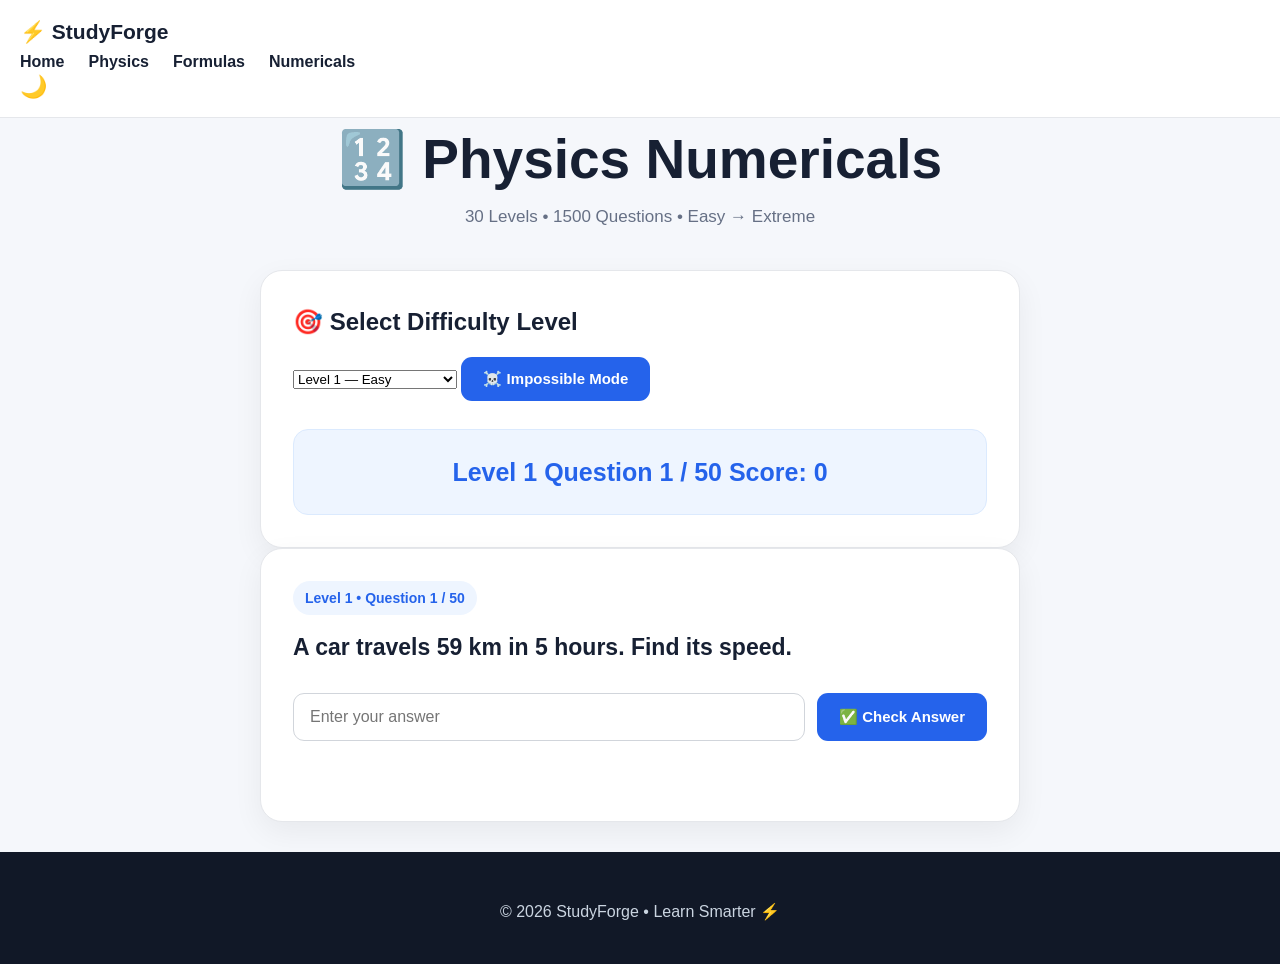
<file: numericals.html>
<!DOCTYPE html>
<html lang="en">
<head>
    <meta charset="UTF-8">
    <meta name="viewport" content="width=device-width, initial-scale=1.0">

    <title>Physics Numericals | StudyForge</title>
    <meta name="description" content="StudyForge Physics Numericals — 30 levels and 1500 random physics questions.">

    <link rel="stylesheet" href="numericals.css">
</head>

<body>

<!-- ==============================
     NAVBAR
============================== -->

<header class="navbar">

    <div class="nav-container">

        <a href="index.html" class="logo">
            ⚡ StudyForge
        </a>

        <button class="menu-btn" onclick="toggleMenu()">
            ☰
        </button>

        <nav id="navMenu">
            <a href="index.html">Home</a>
            <a href="physics.html">Physics</a>
            <a href="formula.html">Formulas</a>
            <a href="numericals.html" class="active">Numericals</a>
        </nav>

        <button class="theme-btn" onclick="toggleTheme()">
            🌙
        </button>

    </div>

</header>


<!-- ==============================
     MAIN
============================== -->

<main>

<section class="numericals-section">

    <div class="section-heading">

        <h1>🔢 Physics Numericals</h1>

        <p>
            30 Levels • 1500 Questions • Easy → Extreme
        </p>

    </div>


    <!-- ==============================
         LEVEL SELECTOR
    ============================== -->

    <div class="numerical-box">

        <h2>🎯 Select Difficulty Level</h2>

        <select
            id="levelSelect"
            onchange="changeLevel()"
        ></select>


        <!-- IMPOSSIBLE MODE -->

        <button
            class="btn primary"
            onclick="startImpossibleMode()"
            style="margin-top:15px;"
        >
            ☠️ Impossible Mode
        </button>


        <div class="score">

            <span id="levelText">
                Level 1
            </span>

            <span id="questionProgress">
                Question 1 / 50
            </span>

            <span id="scoreText">
                Score: 0
            </span>

        </div>

    </div>


    <!-- ==============================
         QUESTION BOX
============================== -->

    <div class="numerical-box">

        <div
            class="question-number"
            id="questionNumber"
        >
            Level 1 • Question 1 / 50
        </div>


        <div
            class="question"
            id="question"
        >
            Loading question...
        </div>


        <!-- NORMAL ANSWER AREA -->

        <div
            class="answer-area"
            id="answerArea"
        >

            <input
                type="number"
                id="answerInput"
                placeholder="Enter your answer"
                step="any"
                autocomplete="off"
            >

            <button
                class="btn primary"
                onclick="checkAnswer()"
            >
                ✅ Check Answer
            </button>

        </div>


        <!-- IMPOSSIBLE CHECK BUTTON -->

        <button
            class="btn primary"
            id="impossibleCheckBtn"
            onclick="checkAnswer()"
            style="display:none; margin-top:15px;"
        >
            🔬 Check Answer
        </button>


        <!-- MESSAGE -->

        <div
            class="message"
            id="message"
        ></div>


        <!-- NEXT BUTTON -->

        <button
            class="next-btn"
            id="nextBtn"
            onclick="nextQuestion()"
            style="display:none;"
        >
            ➡️ Next Question
        </button>

    </div>


    <!-- ==============================
         RESULT BOX
============================== -->

    <div
        class="numerical-box"
        id="resultBox"
        style="display:none;"
    >

        <h2>
            🏆 Level Complete!
        </h2>

        <p id="resultText"></p>

        <button
            class="btn primary"
            id="nextLevelBtn"
            onclick="goToNextLevel()"
        >
            🚀 Next Level
        </button>

    </div>

</section>

</main>


<!-- ==============================
     FOOTER
============================== -->

<footer>

    <p>
        © 2026 StudyForge • Learn Smarter ⚡
    </p>

</footer>


<!-- ==============================
     JAVASCRIPT
============================== -->

<script>

/* ==============================
   SETTINGS
============================== */

const TOTAL_LEVELS = 30;
const QUESTIONS_PER_LEVEL = 50;


/* ==============================
   VARIABLES
============================== */

let currentLevel = 1;
let currentQuestion = 1;
let score = 0;
let answered = false;
let currentData = null;
let currentMode = "normal";


/* ==============================
   RANDOM NUMBER
============================== */

function randomInt(min, max) {

    return Math.floor(
        Math.random() * (max - min + 1)
    ) + min;

}


/* ==============================
   SPEED
============================== */

function speedQuestion(level) {

    let distance =
        randomInt(20 + level, 100 + level * 10);

    let time =
        randomInt(2, 10);

    return {

        text:
            `A car travels ${distance} km in ${time} hours. Find its speed.`,

        answer:
            distance / time,

        unit:
            "km/h"
    };
}


/* ==============================
   DISTANCE
============================== */

function distanceQuestion(level) {

    let speed =
        randomInt(5 + level, 20 + level * 2);

    let time =
        randomInt(2, 10);

    return {

        text:
            `An object moves with a speed of ${speed} m/s for ${time} seconds. Find the distance.`,

        answer:
            speed * time,

        unit:
            "m"
    };
}


/* ==============================
   FORCE
============================== */

function forceQuestion(level) {

    let mass =
        randomInt(2 + level, 10 + level * 2);

    let acceleration =
        randomInt(
            2,
            5 + Math.floor(level / 5)
        );

    return {

        text:
            `A body of mass ${mass} kg accelerates at ${acceleration} m/s². Find the force.`,

        answer:
            mass * acceleration,

        unit:
            "N"
    };
}


/* ==============================
   ACCELERATION
============================== */

function accelerationQuestion(level) {

    let force =
        randomInt(
            10 + level,
            30 + level * 3
        );

    let mass =
        randomInt(
            2,
            10 + Math.floor(level / 3)
        );

    return {

        text:
            `A force of ${force} N acts on a body of mass ${mass} kg. Find its acceleration.`,

        answer:
            force / mass,

        unit:
            "m/s²"
    };
}


/* ==============================
   WORK
============================== */

function workQuestion(level) {

    let force =
        randomInt(
            5 + level,
            20 + level * 2
        );

    let distance =
        randomInt(
            2,
            10 + Math.floor(level / 3)
        );

    return {

        text:
            `A force of ${force} N moves an object through ${distance} m. Find the work done.`,

        answer:
            force * distance,

        unit:
            "J"
    };
}


/* ==============================
   POWER
============================== */

function powerQuestion(level) {

    let work =
        randomInt(
            50 + level * 10,
            300 + level * 30
        );

    let time =
        randomInt(2, 10);

    return {

        text:
            `A machine does ${work} J of work in ${time} seconds. Find its power.`,

        answer:
            work / time,

        unit:
            "W"
    };
}


/* ==============================
   KINETIC ENERGY
============================== */

function kineticEnergyQuestion(level) {

    let mass =
        randomInt(
            2 + Math.floor(level / 3),
            10 + level
        );

    let velocity =
        randomInt(
            2,
            5 + Math.floor(level / 4)
        );

    return {

        text:
            `Find the kinetic energy of a ${mass} kg object moving at ${velocity} m/s.`,

        answer:
            0.5 * mass * velocity * velocity,

        unit:
            "J"
    };
}


/* ==============================
   POTENTIAL ENERGY
============================== */

function potentialEnergyQuestion(level) {

    let mass =
        randomInt(
            2 + Math.floor(level / 3),
            10 + level
        );

    let height =
        randomInt(
            2,
            5 + Math.floor(level / 3)
        );

    return {

        text:
            `Find the potential energy of a ${mass} kg object at a height of ${height} m. Take g = 10 m/s².`,

        answer:
            mass * 10 * height,

        unit:
            "J"
    };
}


/* ==============================
   DENSITY
============================== */

function densityQuestion(level) {

    let mass =
        randomInt(
            20 + level,
            100 + level * 5
        );

    let volume =
        randomInt(
            2,
            10 + Math.floor(level / 4)
        );

    return {

        text:
            `A substance has mass ${mass} kg and volume ${volume} m³. Find its density.`,

        answer:
            mass / volume,

        unit:
            "kg/m³"
    };
}


/* ==============================
   PRESSURE
============================== */

function pressureQuestion(level) {

    let force =
        randomInt(
            20 + level,
            100 + level * 5
        );

    let area =
        randomInt(2, 10);

    return {

        text:
            `A force of ${force} N acts on an area of ${area} m². Find the pressure.`,

        answer:
            force / area,

        unit:
            "Pa"
    };
}


/* ==============================
   CURRENT
============================== */

function currentQuestionGenerator(level) {

    let voltage =
        randomInt(
            6 + level,
            20 + level * 2
        );

    let resistance =
        randomInt(2, 10);

    return {

        text:
            `A ${voltage} V battery is connected to a ${resistance} Ω resistor. Find the current.`,

        answer:
            voltage / resistance,

        unit:
            "A"
    };
}


/* ==============================
   VOLTAGE
============================== */

function voltageQuestion(level) {

    let current =
        randomInt(2, 10);

    let resistance =
        randomInt(2, 10);

    return {

        text:
            `A current of ${current} A flows through a ${resistance} Ω resistor. Find the voltage.`,

        answer:
            current * resistance,

        unit:
            "V"
    };
}


/* ==============================
   ELECTRIC POWER
============================== */

function electricPowerQuestion(level) {

    let voltage =
        randomInt(
            10 + level,
            30 + level * 2
        );

    let current =
        randomInt(2, 8);

    return {

        text:
            `An electrical device works at ${voltage} V and draws ${current} A. Find its power.`,

        answer:
            voltage * current,

        unit:
            "W"
    };
}


/* ==============================
   TOUGH QUESTION
============================== */

function toughQuestion(level) {

    let mass =
        randomInt(
            5 + level,
            20 + level
        );

    let velocity =
        randomInt(3, 8);

    let force =
        randomInt(10, 30);

    let distance =
        randomInt(2, 10);

    let answer =
        force * distance +
        0.5 * mass * velocity * velocity;

    return {

        text:
            `A ${mass} kg body is moving at ${velocity} m/s. A force of ${force} N then acts through ${distance} m in the same direction. Find the total of its initial kinetic energy and the work done.`,

        answer:
            answer,

        unit:
            "J"
    };
}


/* =================================================
   ☠️ IMPOSSIBLE MODE QUESTIONS
================================================= */

const impossibleQuestions = [

    {
        question:
            "Can we create one complete theory that unifies Quantum Mechanics and General Relativity?",

        answer:
            "OPEN PROBLEM — No complete universally accepted theory of quantum gravity exists yet."
    },

    {
        question:
            "What is the exact fundamental nature of dark matter?",

        answer:
            "OPEN PROBLEM — Its fundamental physical nature has not been conclusively identified."
    },

    {
        question:
            "Can we completely solve the mathematics of turbulence for all physical conditions?",

        answer:
            "OPEN PROBLEM — A complete general solution remains an active research problem."
    },

    {
        question:
            "What exactly happens to information inside a black hole?",

        answer:
            "OPEN PROBLEM — The black-hole information problem remains unresolved."
    },

    {
        question:
            "Why does the universe contain much more matter than antimatter?",

        answer:
            "OPEN PROBLEM — The observed matter-antimatter asymmetry is not completely explained."
    },

    {
        question:
            "What is the exact physical nature of dark energy?",

        answer:
            "OPEN PROBLEM — The underlying nature of dark energy is still unknown."
    },

    {
        question:
            "Can we construct a complete quantum theory of gravity?",

        answer:
            "OPEN PROBLEM — A complete experimentally confirmed quantum theory of gravity has not been established."
    },

    {
        question:
            "Can spacetime itself be completely explained as an emergent quantum phenomenon?",

        answer:
            "OPEN PROBLEM — Whether spacetime emerges from deeper quantum physics remains unresolved."
    },

    {
        question:
            "What is the complete microscopic mechanism behind high-temperature superconductivity?",

        answer:
            "OPEN PROBLEM — A complete universally accepted microscopic explanation is still lacking."
    },

    {
        question:
            "Can all fundamental laws of physics be derived from one deeper theory?",

        answer:
            "OPEN PROBLEM — No experimentally confirmed final unified theory has been established."
    }

];


let impossibleIndex = 0;


/* ==============================
   START IMPOSSIBLE MODE
============================== */

function startImpossibleMode() {

    currentMode = "impossible";

    document.getElementById("resultBox").style.display =
        "none";

    document.getElementById("answerArea").style.display =
        "none";

    document.getElementById("impossibleCheckBtn").style.display =
        "block";

    document.getElementById("scoreText").textContent =
        "☠️ Impossible";

    document.getElementById("levelText").textContent =
        "☠️ Impossible Mode";

    document.getElementById("questionProgress").textContent =
        "∞ Open Problems";

    impossibleIndex =
        randomInt(
            0,
            impossibleQuestions.length - 1
        );

    showImpossibleQuestion();
}


/* ==============================
   SHOW IMPOSSIBLE QUESTION
============================== */

function showImpossibleQuestion() {

    let q =
        impossibleQuestions[impossibleIndex];

    document.getElementById("questionNumber").textContent =
        "☠️ IMPOSSIBLE CHALLENGE";

    document.getElementById("question").textContent =
        q.question;

    document.getElementById("answerArea").style.display =
        "none";

    document.getElementById("impossibleCheckBtn").style.display =
        "block";

    document.getElementById("message").textContent =
        "";

    document.getElementById("nextBtn").style.display =
        "none";

    document.getElementById("nextBtn").textContent =
        "☠️ Another Impossible Question";

    currentData = q;
}


/* ==============================
   NEXT IMPOSSIBLE QUESTION
============================== */

function nextImpossibleQuestion() {

    impossibleIndex =
        randomInt(
            0,
            impossibleQuestions.length - 1
        );

    showImpossibleQuestion();
}


/* ==============================
   REVEAL IMPOSSIBLE STATUS
============================== */

function revealImpossibleAnswer() {

    let q =
        impossibleQuestions[impossibleIndex];

    document.getElementById("message").textContent =
        "🔬 " + q.answer;

    document.getElementById("impossibleCheckBtn").style.display =
        "none";

    document.getElementById("nextBtn").style.display =
        "block";
}


/* ==============================
   LEVEL BASED QUESTIONS
============================== */

function generateQuestion(level) {

    let generators = [];


    if (level <= 5) {

        generators = [
            speedQuestion,
            distanceQuestion,
            forceQuestion,
            workQuestion
        ];

    }

    else if (level <= 10) {

        generators = [
            speedQuestion,
            distanceQuestion,
            forceQuestion,
            accelerationQuestion,
            workQuestion,
            powerQuestion
        ];

    }

    else if (level <= 15) {

        generators = [
            forceQuestion,
            accelerationQuestion,
            workQuestion,
            powerQuestion,
            kineticEnergyQuestion,
            potentialEnergyQuestion
        ];

    }

    else if (level <= 20) {

        generators = [
            kineticEnergyQuestion,
            potentialEnergyQuestion,
            densityQuestion,
            pressureQuestion,
            currentQuestionGenerator
        ];

    }

    else if (level <= 25) {

        generators = [
            densityQuestion,
            pressureQuestion,
            currentQuestionGenerator,
            voltageQuestion,
            electricPowerQuestion
        ];

    }

    else {

        generators = [
            kineticEnergyQuestion,
            potentialEnergyQuestion,
            densityQuestion,
            pressureQuestion,
            currentQuestionGenerator,
            voltageQuestion,
            electricPowerQuestion,
            toughQuestion
        ];

    }


    let generator =
        generators[
            randomInt(
                0,
                generators.length - 1
            )
        ];


    return generator(level);
}


/* ==============================
   CREATE LEVELS
============================== */

function createLevels() {

    const select =
        document.getElementById("levelSelect");

    select.innerHTML = "";


    for (
        let i = 1;
        i <= TOTAL_LEVELS;
        i++
    ) {

        const option =
            document.createElement("option");

        option.value = i;

        option.textContent =
            `Level ${i} — ${getDifficultyName(i)}`;

        select.appendChild(option);

    }
}


/* ==============================
   DIFFICULTY NAME
============================== */

function getDifficultyName(level) {

    if (level <= 5)
        return "Easy";

    if (level <= 10)
        return "Medium";

    if (level <= 15)
        return "Hard";

    if (level <= 20)
        return "Very Hard";

    if (level <= 25)
        return "Expert";

    return "🔥 Extreme";
}


/* ==============================
   START LEVEL
============================== */

function startLevel(level) {

    currentMode = "normal";

    currentLevel =
        Number(level);

    currentQuestion = 1;

    score = 0;

    answered = false;


    document.getElementById("levelSelect").value =
        currentLevel;

    document.getElementById("resultBox").style.display =
        "none";

    document.getElementById("answerArea").style.display =
        "flex";

    document.getElementById("impossibleCheckBtn").style.display =
        "none";

    document.getElementById("nextBtn").style.display =
        "none";

    document.getElementById("answerInput").value =
        "";

    document.getElementById("message").textContent =
        "";

    document.getElementById("scoreText").textContent =
        "Score: 0";

    loadQuestion();
}


/* ==============================
   LOAD QUESTION
============================== */

function loadQuestion() {

    answered = false;

    currentData =
        generateQuestion(currentLevel);


    document.getElementById("questionNumber").textContent =
        `Level ${currentLevel} • Question ${currentQuestion} / ${QUESTIONS_PER_LEVEL}`;

    document.getElementById("question").textContent =
        currentData.text;

    document.getElementById("questionProgress").textContent =
        `Question ${currentQuestion} / ${QUESTIONS_PER_LEVEL}`;

    document.getElementById("levelText").textContent =
        `Level ${currentLevel}`;

    document.getElementById("scoreText").textContent =
        `Score: ${score}`;

    document.getElementById("answerInput").value =
        "";

    document.getElementById("message").textContent =
        "";

    document.getElementById("nextBtn").style.display =
        "none";

}


/* ==============================
   CHECK ANSWER
============================== */

function checkAnswer() {

    /* ☠️ IMPOSSIBLE MODE */

    if (currentMode === "impossible") {

        revealImpossibleAnswer();

        return;
    }


    /* NORMAL MODE */

    if (answered)
        return;


    const input =
        document.getElementById("answerInput");

    const userAnswer =
        parseFloat(input.value);


    if (isNaN(userAnswer)) {

        document.getElementById("message").textContent =
            "⚠️ Please enter an answer.";

        return;
    }


    const correct =
        currentData.answer;


    const tolerance =
        Math.max(
            Math.abs(correct) * 0.01,
            0.01
        );


    answered = true;


    if (
        Math.abs(userAnswer - correct)
        <= tolerance
    ) {

        score += 10;

        document.getElementById("message").innerHTML =
            `✅ Correct! +10 Points<br>
             Answer: ${formatNumber(correct)} ${currentData.unit}`;

    }

    else {

        document.getElementById("message").innerHTML =
            `❌ Wrong!<br>
             Correct Answer: <strong>${formatNumber(correct)} ${currentData.unit}</strong>`;

    }


    document.getElementById("scoreText").textContent =
        `Score: ${score}`;

    document.getElementById("nextBtn").style.display =
        "block";

}


/* ==============================
   NEXT QUESTION
============================== */

function nextQuestion() {

    /* IMPOSSIBLE MODE */

    if (currentMode === "impossible") {

        nextImpossibleQuestion();

        return;
    }


    /* NORMAL MODE */

    if (!answered)
        return;


    if (currentQuestion >= QUESTIONS_PER_LEVEL) {

        finishLevel();

        return;
    }


    currentQuestion++;

    loadQuestion();
}


/* ==============================
   FINISH LEVEL
============================== */

function finishLevel() {

    document.getElementById("answerArea").style.display =
        "none";

    document.getElementById("impossibleCheckBtn").style.display =
        "none";

    document.getElementById("nextBtn").style.display =
        "none";

    document.getElementById("resultBox").style.display =
        "block";


    document.getElementById("resultText").innerHTML =
        `You completed Level ${currentLevel}.<br>
         🎯 Score: <strong>${score}</strong> / ${QUESTIONS_PER_LEVEL * 10}`;


    if (currentLevel >= TOTAL_LEVELS) {

        document.getElementById("nextLevelBtn").style.display =
            "none";

        document.getElementById("resultText").innerHTML +=
            `<br><br>🏆 You completed all 30 levels!`;

    }

}


/* ==============================
   NEXT LEVEL
============================== */

function goToNextLevel() {

    if (currentLevel >= TOTAL_LEVELS)
        return;


    startLevel(currentLevel + 1);
}


/* ==============================
   CHANGE LEVEL
============================== */

function changeLevel() {

    const level =
        document.getElementById("levelSelect").value;

    startLevel(level);
}


/* ==============================
   FORMAT NUMBER
============================== */

function formatNumber(number) {

    if (Number.isInteger(number))
        return number;

    return Number(number.toFixed(2));
}


/* ==============================
   MENU
============================== */

function toggleMenu() {

    const menu =
        document.getElementById("navMenu");

    menu.classList.toggle("show");

}


/* ==============================
   THEME
============================== */

function toggleTheme() {

    document.body.classList.toggle("dark");

    if (
        document.body.classList.contains("dark")
    ) {

        localStorage.setItem(
            "studyforge-theme",
            "dark"
        );

    }

    else {

        localStorage.setItem(
            "studyforge-theme",
            "light"
        );

    }

}


/* ==============================
   LOAD THEME
============================== */

function loadTheme() {

    const theme =
        localStorage.getItem(
            "studyforge-theme"
        );


    if (theme === "dark") {

        document.body.classList.add("dark");

    }

}


/* ==============================
   START APP
============================== */

createLevels();

loadTheme();

startLevel(1);

</script>

</body>
</html>
</file>
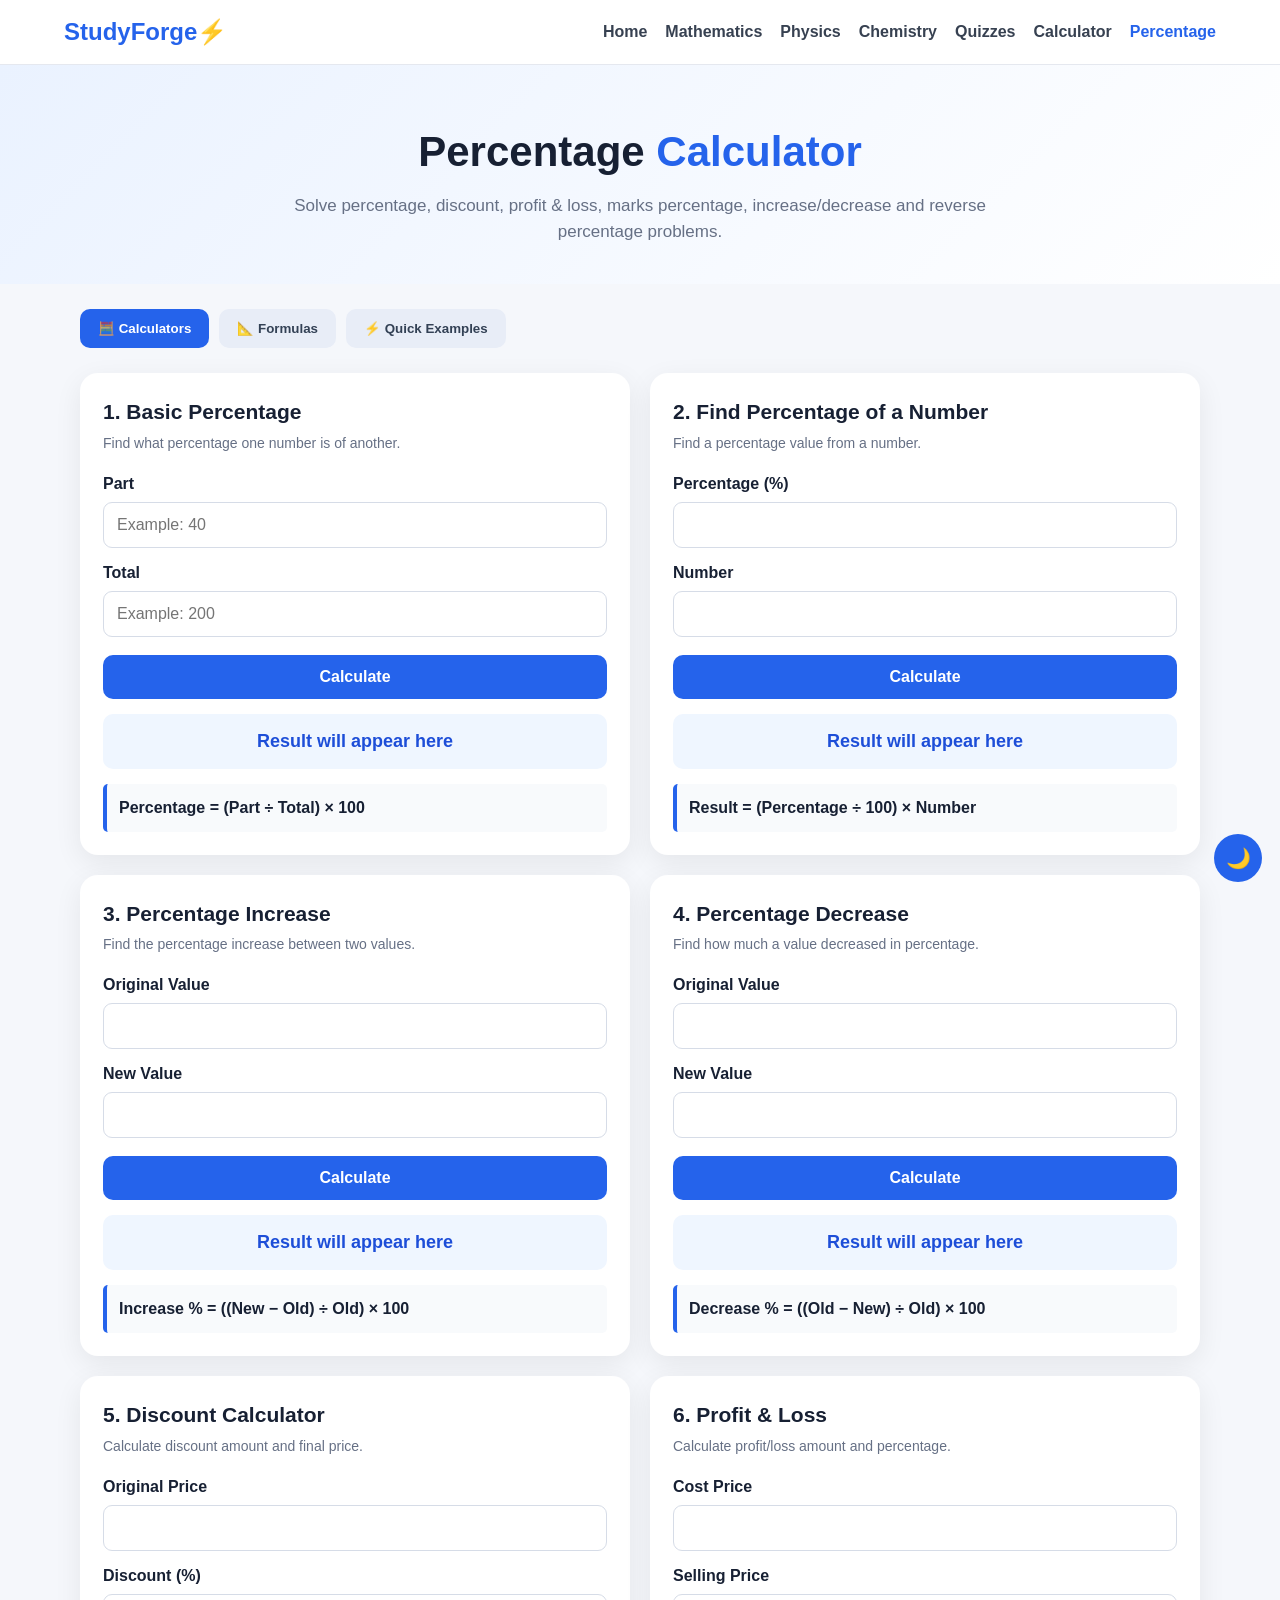
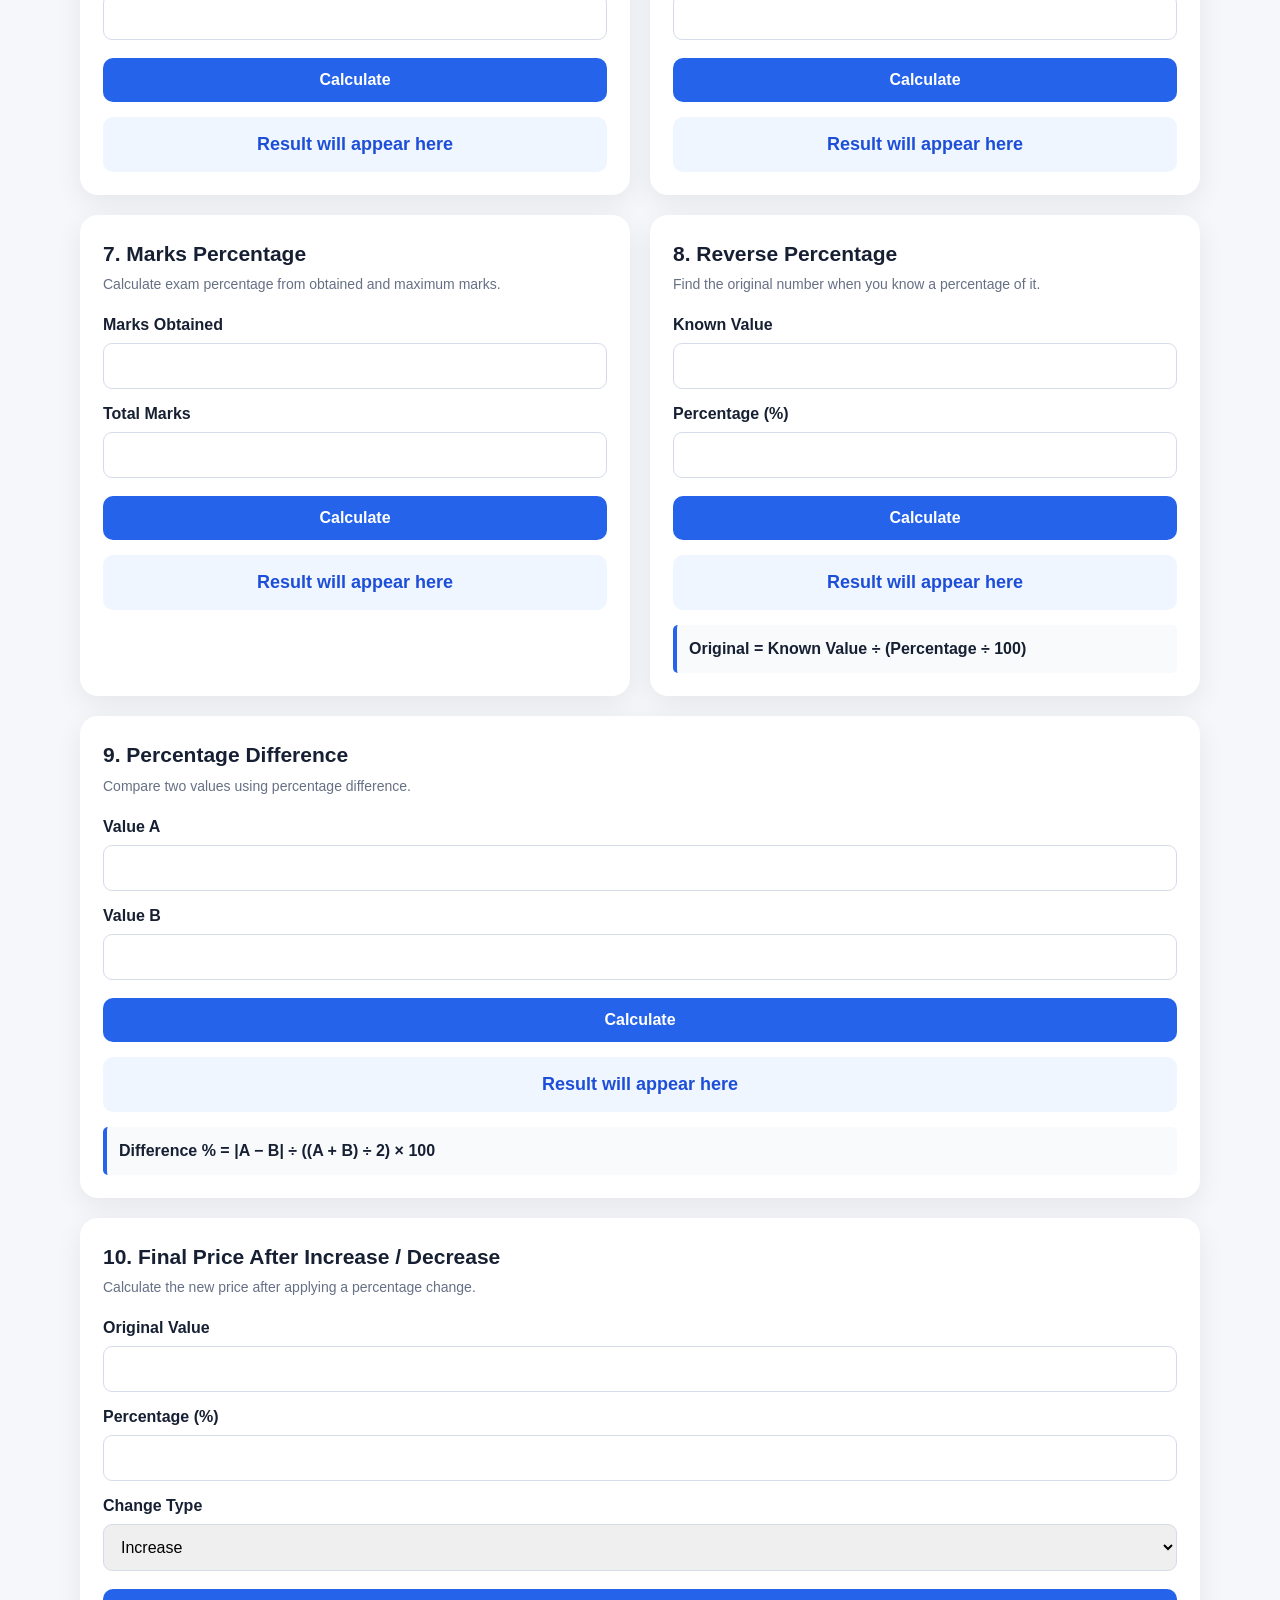
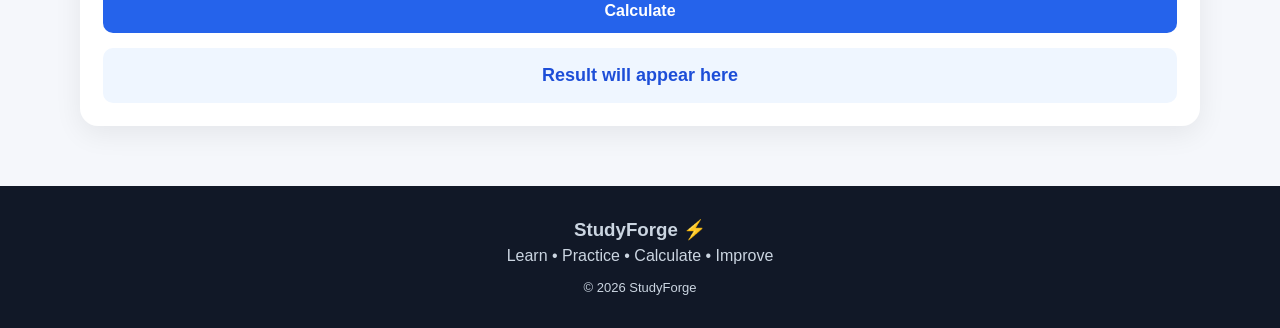
<file: percentage.html>
<!DOCTYPE html>
<html lang="en">
<head>
<meta charset="UTF-8">
<meta name="viewport" content="width=device-width, initial-scale=1.0">

<title>StudyForge — Percentage Calculator</title>

<meta name="description"
content="StudyForge Percentage Calculator — calculate percentages, discounts, profit loss, marks percentage, increase decrease and reverse percentages.">

<style>
*{
    margin:0;
    padding:0;
    box-sizing:border-box;
}

html{
    scroll-behavior:smooth;
}

body{
    font-family:Arial,sans-serif;
    background:#f5f7fb;
    color:#172033;
    line-height:1.5;
    transition:.3s;
}

body.dark{
    background:#101522;
    color:#f5f7ff;
}

/* NAVBAR */

.navbar{
    position:sticky;
    top:0;
    z-index:1000;
    background:#fff;
    border-bottom:1px solid #e5e8ef;
    padding:14px 5%;
    display:flex;
    justify-content:space-between;
    align-items:center;
}

.dark .navbar{
    background:#171d2b;
    border-color:#293246;
}

.logo{
    font-size:24px;
    font-weight:800;
    color:#2563eb;
}

.logo span{
    color:#111827;
}

.dark .logo span{
    color:#fff;
}

.nav-links{
    display:flex;
    gap:18px;
}

.nav-links a{
    text-decoration:none;
    color:#374151;
    font-weight:600;
}

.dark .nav-links a{
    color:#e5e7eb;
}

.nav-links a:hover,
.nav-links a.active{
    color:#2563eb;
}

.menu-btn{
    display:none;
    font-size:25px;
    cursor:pointer;
}

/* HERO */

.hero{
    text-align:center;
    padding:55px 20px 40px;
    background:linear-gradient(135deg,#eaf2ff,#fff);
}

.dark .hero{
    background:linear-gradient(135deg,#17213a,#101522);
}

.hero h1{
    font-size:42px;
    margin-bottom:10px;
}

.hero h1 span{
    color:#2563eb;
}

.hero p{
    max-width:700px;
    margin:auto;
    color:#667085;
    font-size:17px;
}

.dark .hero p{
    color:#b9c1d1;
}

/* TABS */

.tabs{
    max-width:1150px;
    margin:25px auto 10px;
    padding:0 15px;
    display:flex;
    gap:10px;
    flex-wrap:wrap;
}

.tab{
    border:0;
    padding:12px 18px;
    border-radius:10px;
    background:#e8edf7;
    color:#334155;
    font-weight:700;
    cursor:pointer;
}

.dark .tab{
    background:#252e40;
    color:#e5e7eb;
}

.tab.active{
    background:#2563eb;
    color:#fff;
}

/* CONTAINER */

.container{
    max-width:1150px;
    margin:auto;
    padding:15px 15px 60px;
}

.section{
    display:none;
}

.section.active{
    display:block;
}

/* GRID */

.cards{
    display:grid;
    grid-template-columns:repeat(2,1fr);
    gap:20px;
}

/* CARD */

.card{
    background:#fff;
    border-radius:18px;
    padding:23px;
    box-shadow:0 8px 28px rgba(0,0,0,.07);
}

.dark .card{
    background:#171d2b;
    box-shadow:0 8px 28px rgba(0,0,0,.25);
}

.card h2{
    font-size:21px;
    margin-bottom:5px;
}

.card-desc{
    color:#667085;
    font-size:14px;
    margin-bottom:18px;
}

.dark .card-desc{
    color:#b9c1d1;
}

/* INPUT */

.input-group{
    margin-bottom:13px;
}

.input-group label{
    display:block;
    font-weight:700;
    margin-bottom:6px;
}

.input-group input{
    width:100%;
    padding:13px;
    border:1px solid #d6dce7;
    border-radius:9px;
    font-size:16px;
    outline:none;
    background:#fff;
}

.dark .input-group input{
    background:#222b3d;
    color:#fff;
    border-color:#3a455b;
}

.calculate-btn{
    width:100%;
    border:0;
    padding:13px;
    border-radius:10px;
    background:#2563eb;
    color:#fff;
    font-size:16px;
    font-weight:700;
    cursor:pointer;
    margin-top:5px;
}

.calculate-btn:hover{
    background:#1d4ed8;
}

.result{
    margin-top:15px;
    padding:14px;
    border-radius:10px;
    background:#eff6ff;
    color:#1d4ed8;
    font-size:18px;
    font-weight:700;
    text-align:center;
}

.dark .result{
    background:#172d50;
    color:#93c5fd;
}

/* FULL WIDTH */

.full-card{
    grid-column:1/-1;
}

/* FORMULA */

.formula{
    background:#f8fafc;
    border-left:4px solid #2563eb;
    padding:12px;
    margin-top:15px;
    border-radius:5px;
    font-weight:600;
}

.dark .formula{
    background:#202938;
}

/* QUICK TABLE */

.table-wrap{
    overflow-x:auto;
}

table{
    width:100%;
    border-collapse:collapse;
    margin-top:15px;
}

th,td{
    padding:12px;
    border:1px solid #dce2eb;
    text-align:left;
}

th{
    background:#eff6ff;
}

.dark th{
    background:#20304b;
}

.dark th,
.dark td{
    border-color:#39445a;
}

/* FOOTER */

footer{
    background:#111827;
    color:#cbd5e1;
    text-align:center;
    padding:30px 15px;
}

/* THEME */

.theme-btn{
    position:fixed;
    right:18px;
    bottom:18px;
    width:48px;
    height:48px;
    border:0;
    border-radius:50%;
    background:#2563eb;
    color:#fff;
    font-size:20px;
    cursor:pointer;
    z-index:500;
}

/* MOBILE */

@media(max-width:850px){

    .nav-links{
        display:none;
        position:absolute;
        top:65px;
        left:0;
        width:100%;
        padding:15px;
        background:#fff;
        flex-direction:column;
        border-bottom:1px solid #ddd;
    }

    .dark .nav-links{
        background:#171d2b;
        border-color:#293246;
    }

    .nav-links.show{
        display:flex;
    }

    .menu-btn{
        display:block;
    }

    .cards{
        grid-template-columns:1fr;
    }

    .full-card{
        grid-column:auto;
    }

    .hero h1{
        font-size:32px;
    }
}

@media(max-width:500px){

    .card{
        padding:17px;
    }

    .hero{
        padding:40px 15px 30px;
    }

    .hero h1{
        font-size:29px;
    }
}
</style>
</head>

<body>

<!-- NAVBAR -->

<nav class="navbar">

    <div class="logo">
        StudyForge<span>⚡</span>
    </div>

    <div class="menu-btn" onclick="toggleMenu()">☰</div>

    <div class="nav-links" id="navLinks">

        <a href="index.html">Home</a>
        <a href="mathematics.html">Mathematics</a>
        <a href="physics.html">Physics</a>
        <a href="chemistry.html">Chemistry</a>
        <a href="quizzes.html">Quizzes</a>
        <a href="calculator.html">Calculator</a>
        <a href="percentage.html" class="active">Percentage</a>

    </div>

</nav>


<!-- HERO -->

<section class="hero">

    <h1>Percentage <span>Calculator</span></h1>

    <p>
        Solve percentage, discount, profit & loss,
        marks percentage, increase/decrease and reverse percentage problems.
    </p>

</section>


<!-- TABS -->

<div class="tabs">

    <button class="tab active"
            onclick="openSection('calculators',this)">
        🧮 Calculators
    </button>

    <button class="tab"
            onclick="openSection('formulas',this)">
        📐 Formulas
    </button>

    <button class="tab"
            onclick="openSection('quick',this)">
        ⚡ Quick Examples
    </button>

</div>


<div class="container">


<!-- =========================
     CALCULATORS
========================= -->

<section id="calculators" class="section active">

<div class="cards">


<!-- 1 -->

<div class="card">

<h2>1. Basic Percentage</h2>

<p class="card-desc">
Find what percentage one number is of another.
</p>

<div class="input-group">
<label>Part</label>
<input type="number" id="part" placeholder="Example: 40">
</div>

<div class="input-group">
<label>Total</label>
<input type="number" id="total" placeholder="Example: 200">
</div>

<button class="calculate-btn"
onclick="basicPercentage()">
Calculate
</button>

<div class="result" id="basicResult">
Result will appear here
</div>

<div class="formula">
Percentage = (Part ÷ Total) × 100
</div>

</div>


<!-- 2 -->

<div class="card">

<h2>2. Find Percentage of a Number</h2>

<p class="card-desc">
Find a percentage value from a number.
</p>

<div class="input-group">
<label>Percentage (%)</label>
<input type="number" id="percentOf">
</div>

<div class="input-group">
<label>Number</label>
<input type="number" id="numberOf">
</div>

<button class="calculate-btn"
onclick="percentageOfNumber()">
Calculate
</button>

<div class="result" id="percentOfResult">
Result will appear here
</div>

<div class="formula">
Result = (Percentage ÷ 100) × Number
</div>

</div>


<!-- 3 -->

<div class="card">

<h2>3. Percentage Increase</h2>

<p class="card-desc">
Find the percentage increase between two values.
</p>

<div class="input-group">
<label>Original Value</label>
<input type="number" id="increaseOld">
</div>

<div class="input-group">
<label>New Value</label>
<input type="number" id="increaseNew">
</div>

<button class="calculate-btn"
onclick="percentageIncrease()">
Calculate
</button>

<div class="result" id="increaseResult">
Result will appear here
</div>

<div class="formula">
Increase % = ((New − Old) ÷ Old) × 100
</div>

</div>


<!-- 4 -->

<div class="card">

<h2>4. Percentage Decrease</h2>

<p class="card-desc">
Find how much a value decreased in percentage.
</p>

<div class="input-group">
<label>Original Value</label>
<input type="number" id="decreaseOld">
</div>

<div class="input-group">
<label>New Value</label>
<input type="number" id="decreaseNew">
</div>

<button class="calculate-btn"
onclick="percentageDecrease()">
Calculate
</button>

<div class="result" id="decreaseResult">
Result will appear here
</div>

<div class="formula">
Decrease % = ((Old − New) ÷ Old) × 100
</div>

</div>


<!-- 5 -->

<div class="card">

<h2>5. Discount Calculator</h2>

<p class="card-desc">
Calculate discount amount and final price.
</p>

<div class="input-group">
<label>Original Price</label>
<input type="number" id="discountPrice">
</div>

<div class="input-group">
<label>Discount (%)</label>
<input type="number" id="discountPercent">
</div>

<button class="calculate-btn"
onclick="discountCalculator()">
Calculate
</button>

<div class="result" id="discountResult">
Result will appear here
</div>

</div>


<!-- 6 -->

<div class="card">

<h2>6. Profit & Loss</h2>

<p class="card-desc">
Calculate profit/loss amount and percentage.
</p>

<div class="input-group">
<label>Cost Price</label>
<input type="number" id="costPrice">
</div>

<div class="input-group">
<label>Selling Price</label>
<input type="number" id="sellingPrice">
</div>

<button class="calculate-btn"
onclick="profitLoss()">
Calculate
</button>

<div class="result" id="profitResult">
Result will appear here
</div>

</div>


<!-- 7 -->

<div class="card">

<h2>7. Marks Percentage</h2>

<p class="card-desc">
Calculate exam percentage from obtained and maximum marks.
</p>

<div class="input-group">
<label>Marks Obtained</label>
<input type="number" id="marksObtained">
</div>

<div class="input-group">
<label>Total Marks</label>
<input type="number" id="marksTotal">
</div>

<button class="calculate-btn"
onclick="marksPercentage()">
Calculate
</button>

<div class="result" id="marksResult">
Result will appear here
</div>

</div>


<!-- 8 -->

<div class="card">

<h2>8. Reverse Percentage</h2>

<p class="card-desc">
Find the original number when you know a percentage of it.
</p>

<div class="input-group">
<label>Known Value</label>
<input type="number" id="reverseValue">
</div>

<div class="input-group">
<label>Percentage (%)</label>
<input type="number" id="reversePercent">
</div>

<button class="calculate-btn"
onclick="reversePercentage()">
Calculate
</button>

<div class="result" id="reverseResult">
Result will appear here
</div>

<div class="formula">
Original = Known Value ÷ (Percentage ÷ 100)
</div>

</div>


<!-- 9 -->

<div class="card full-card">

<h2>9. Percentage Difference</h2>

<p class="card-desc">
Compare two values using percentage difference.
</p>

<div class="input-group">
<label>Value A</label>
<input type="number" id="differenceA">
</div>

<div class="input-group">
<label>Value B</label>
<input type="number" id="differenceB">
</div>

<button class="calculate-btn"
onclick="percentageDifference()">
Calculate
</button>

<div class="result" id="differenceResult">
Result will appear here
</div>

<div class="formula">
Difference % = |A − B| ÷ ((A + B) ÷ 2) × 100
</div>

</div>


<!-- 10 -->

<div class="card full-card">

<h2>10. Final Price After Increase / Decrease</h2>

<p class="card-desc">
Calculate the new price after applying a percentage change.
</p>

<div class="input-group">
<label>Original Value</label>
<input type="number" id="changeValue">
</div>

<div class="input-group">
<label>Percentage (%)</label>
<input type="number" id="changePercent">
</div>

<div class="input-group">

<label>Change Type</label>

<select id="changeType"
style="width:100%;padding:13px;border:1px solid #d6dce7;border-radius:9px;font-size:16px;">

<option value="increase">
Increase
</option>

<option value="decrease">
Decrease
</option>

</select>

</div>

<button class="calculate-btn"
onclick="finalChange()">
Calculate
</button>

<div class="result" id="changeResult">
Result will appear here
</div>

</div>


</div>

</section>


<!-- =========================
     FORMULAS
========================= -->

<section id="formulas" class="section">

<div class="card full-card">

<h2>📐 Important Percentage Formulas</h2>

<br>

<p><b>1. Basic Percentage</b></p>

<div class="formula">
Percentage = (Part ÷ Total) × 100
</div>

<br>

<p><b>2. Percentage of a Number</b></p>

<div class="formula">
x% of y = (x ÷ 100) × y
</div>

<br>

<p><b>3. Percentage Increase</b></p>

<div class="formula">
Increase % = ((New − Original) ÷ Original) × 100
</div>

<br>

<p><b>4. Percentage Decrease</b></p>

<div class="formula">
Decrease % = ((Original − New) ÷ Original) × 100
</div>

<br>

<p><b>5. Profit Percentage</b></p>

<div class="formula">
Profit % = (Profit ÷ Cost Price) × 100
</div>

<br>

<p><b>6. Loss Percentage</b></p>

<div class="formula">
Loss % = (Loss ÷ Cost Price) × 100
</div>

<br>

<p><b>7. Discount</b></p>

<div class="formula">
Discount = (Discount % ÷ 100) × Marked Price
</div>

<br>

<p><b>8. Price After Discount</b></p>

<div class="formula">
Final Price = Marked Price − Discount
</div>

<br>

<p><b>9. Reverse Percentage</b></p>

<div class="formula">
Original = Known Value ÷ (Percentage ÷ 100)
</div>

<br>

<p><b>10. Percentage Difference</b></p>

<div class="formula">
Difference % = |A − B| ÷ ((A+B) ÷ 2) × 100
</div>

</div>

</section>


<!-- =========================
     QUICK EXAMPLES
========================= -->

<section id="quick" class="section">

<div class="card full-card">

<h2>⚡ Quick Percentage Examples</h2>

<div class="table-wrap">

<table>

<tr>
<th>Question</th>
<th>Answer</th>
</tr>

<tr>
<td>20% of 200</td>
<td>40</td>
</tr>

<tr>
<td>25% of 400</td>
<td>100</td>
</tr>

<tr>
<td>50 is what % of 200?</td>
<td>25%</td>
</tr>

<tr>
<td>40% of 500</td>
<td>200</td>
</tr>

<tr>
<td>10% increase on 500</td>
<td>550</td>
</tr>

<tr>
<td>20% decrease from 1000</td>
<td>800</td>
</tr>

<tr>
<td>₹1000 with 10% discount</td>
<td>₹900</td>
</tr>

<tr>
<td>80 marks out of 100</td>
<td>80%</td>
</tr>

<tr>
<td>45 marks out of 60</td>
<td>75%</td>
</tr>

<tr>
<td>30 is 15% of what?</td>
<td>200</td>
</tr>

</table>

</div>

</div>

</section>

</div>


<!-- FOOTER -->

<footer>

<h3>StudyForge ⚡</h3>

<p>
Learn • Practice • Calculate • Improve
</p>

<p style="margin-top:10px;font-size:13px;">
© 2026 StudyForge
</p>

</footer>


<!-- DARK MODE -->

<button class="theme-btn"
onclick="toggleTheme()"
title="Toggle Theme">
🌙
</button>


<script>

/* =========================
   MENU
========================= */

function toggleMenu(){

    document
    .getElementById("navLinks")
    .classList.toggle("show");

}


/* =========================
   TABS
========================= */

function openSection(id,button){

    document
    .querySelectorAll(".section")
    .forEach(section=>{
        section.classList.remove("active");
    });

    document
    .getElementById(id)
    .classList.add("active");

    document
    .querySelectorAll(".tab")
    .forEach(tab=>{
        tab.classList.remove("active");
    });

    button.classList.add("active");

}


/* =========================
   HELPER
========================= */

function value(id){

    return Number(
        document.getElementById(id).value
    );

}


function valid(...numbers){

    return numbers.every(
        n => Number.isFinite(n)
    );

}


function output(id,text){

    document
    .getElementById(id)
    .innerHTML = text;

}


/* =========================
   1 BASIC %
========================= */

function basicPercentage(){

    let part=value("part");
    let total=value("total");

    if(!valid(part,total) || total===0){

        output(
            "basicResult",
            "⚠️ Enter valid values."
        );

        return;
    }

    let result=(part/total)*100;

    output(
        "basicResult",
        "Answer: "+result.toFixed(2)+"%"
    );

}


/* =========================
   2 % OF NUMBER
========================= */

function percentageOfNumber(){

    let percent=value("percentOf");
    let number=value("numberOf");

    if(!valid(percent,number)){

        output(
            "percentOfResult",
            "⚠️ Enter valid values."
        );

        return;
    }

    let result=(percent/100)*number;

    output(
        "percentOfResult",
        "Answer: "+format(result)
    );

}


/* =========================
   3 INCREASE
========================= */

function percentageIncrease(){

    let oldValue=value("increaseOld");
    let newValue=value("increaseNew");

    if(!valid(oldValue,newValue) || oldValue===0){

        output(
            "increaseResult",
            "⚠️ Enter valid values."
        );

        return;
    }

    let increase=
        ((newValue-oldValue)/oldValue)*100;

    output(
        "increaseResult",
        "Increase: "+increase.toFixed(2)+"%"
    );

}


/* =========================
   4 DECREASE
========================= */

function percentageDecrease(){

    let oldValue=value("decreaseOld");
    let newValue=value("decreaseNew");

    if(!valid(oldValue,newValue) || oldValue===0){

        output(
            "decreaseResult",
            "⚠️ Enter valid values."
        );

        return;
    }

    let decrease=
        ((oldValue-newValue)/oldValue)*100;

    output(
        "decreaseResult",
        "Decrease: "+decrease.toFixed(2)+"%"
    );

}


/* =========================
   5 DISCOUNT
========================= */

function discountCalculator(){

    let price=value("discountPrice");
    let percent=value("discountPercent");

    if(
        !valid(price,percent) ||
        price<0 ||
        percent<0
    ){

        output(
            "discountResult",
            "⚠️ Enter valid values."
        );

        return;
    }

    let discount=
        price*(percent/100);

    let finalPrice=
        price-discount;

    output(
        "discountResult",
        "Discount: "+format(discount)+
        "<br>Final Price: "+format(finalPrice)
    );

}


/* =========================
   6 PROFIT LOSS
========================= */

function profitLoss(){

    let cp=value("costPrice");
    let sp=value("sellingPrice");

    if(
        !valid(cp,sp) ||
        cp<=0
    ){

        output(
            "profitResult",
            "⚠️ Enter valid values."
        );

        return;
    }

    let difference=sp-cp;

    if(difference>0){

        let percent=
            (difference/cp)*100;

        output(
            "profitResult",
            "Profit: "+format(difference)+
            "<br>Profit %: "+percent.toFixed(2)+"%"
        );

    }

    else if(difference<0){

        let loss=Math.abs(difference);

        let percent=
            (loss/cp)*100;

        output(
            "profitResult",
            "Loss: "+format(loss)+
            "<br>Loss %: "+percent.toFixed(2)+"%"
        );

    }

    else{

        output(
            "profitResult",
            "No Profit, No Loss"
        );

    }

}


/* =========================
   7 MARKS
========================= */

function marksPercentage(){

    let obtained=value("marksObtained");
    let totalMarks=value("marksTotal");

    if(
        !valid(obtained,totalMarks) ||
        totalMarks<=0
    ){

        output(
            "marksResult",
            "⚠️ Enter valid marks."
        );

        return;
    }

    let percent=
        (obtained/totalMarks)*100;

    output(
        "marksResult",
        "Percentage: "+percent.toFixed(2)+"%"
    );

}


/* =========================
   8 REVERSE
========================= */

function reversePercentage(){

    let known=value("reverseValue");
    let percent=value("reversePercent");

    if(
        !valid(known,percent) ||
        percent===0
    ){

        output(
            "reverseResult",
            "⚠️ Enter valid values."
        );

        return;
    }

    let original=
        known/(percent/100);

    output(
        "reverseResult",
        "Original Value: "+format(original)
    );

}


/* =========================
   9 DIFFERENCE
========================= */

function percentageDifference(){

    let a=value("differenceA");
    let b=value("differenceB");

    if(!valid(a,b)){

        output(
            "differenceResult",
            "⚠️ Enter valid values."
        );

        return;
    }

    let average=(a+b)/2;

    if(average===0){

        output(
            "differenceResult",
            "⚠️ Cannot calculate."
        );

        return;
    }

    let difference=
        Math.abs(a-b);

    let percent=
        (difference/average)*100;

    output(
        "differenceResult",
        "Percentage Difference: "+
        percent.toFixed(2)+"%"
    );

}


/* =========================
   10 FINAL CHANGE
========================= */

function finalChange(){

    let original=value("changeValue");
    let percent=value("changePercent");

    let type=
        document.getElementById(
            "changeType"
        ).value;

    if(
        !valid(original,percent) ||
        original<0 ||
        percent<0
    ){

        output(
            "changeResult",
            "⚠️ Enter valid values."
        );

        return;
    }

    let change=
        original*(percent/100);

    let finalValue;

    if(type==="increase"){

        finalValue=
            original+change;

    }

    else{

        finalValue=
            original-change;

    }

    output(
        "changeResult",
        "Change Amount: "+format(change)+
        "<br>Final Value: "+format(finalValue)
    );

}


/* =========================
   FORMAT
========================= */

function format(number){

    return Number(
        number.toFixed(8)
    ).toLocaleString(
        "en-IN"
    );

}


/* =========================
   DARK MODE
========================= */

function toggleTheme(){

    document.body.classList.toggle("dark");

    let dark=
        document.body.classList.contains("dark");

    localStorage.setItem(
        "studyforgeTheme",
        dark ? "dark" : "light"
    );

    document.querySelector(
        ".theme-btn"
    ).textContent=
        dark ? "☀️" : "🌙";

}


function loadTheme(){

    let theme=
        localStorage.getItem(
            "studyforgeTheme"
        );

    if(theme==="dark"){

        document.body.classList.add("dark");

        document.querySelector(
            ".theme-btn"
        ).textContent="☀️";

    }

}


/* START */

loadTheme();

</script>

</body>
</html>
</file>
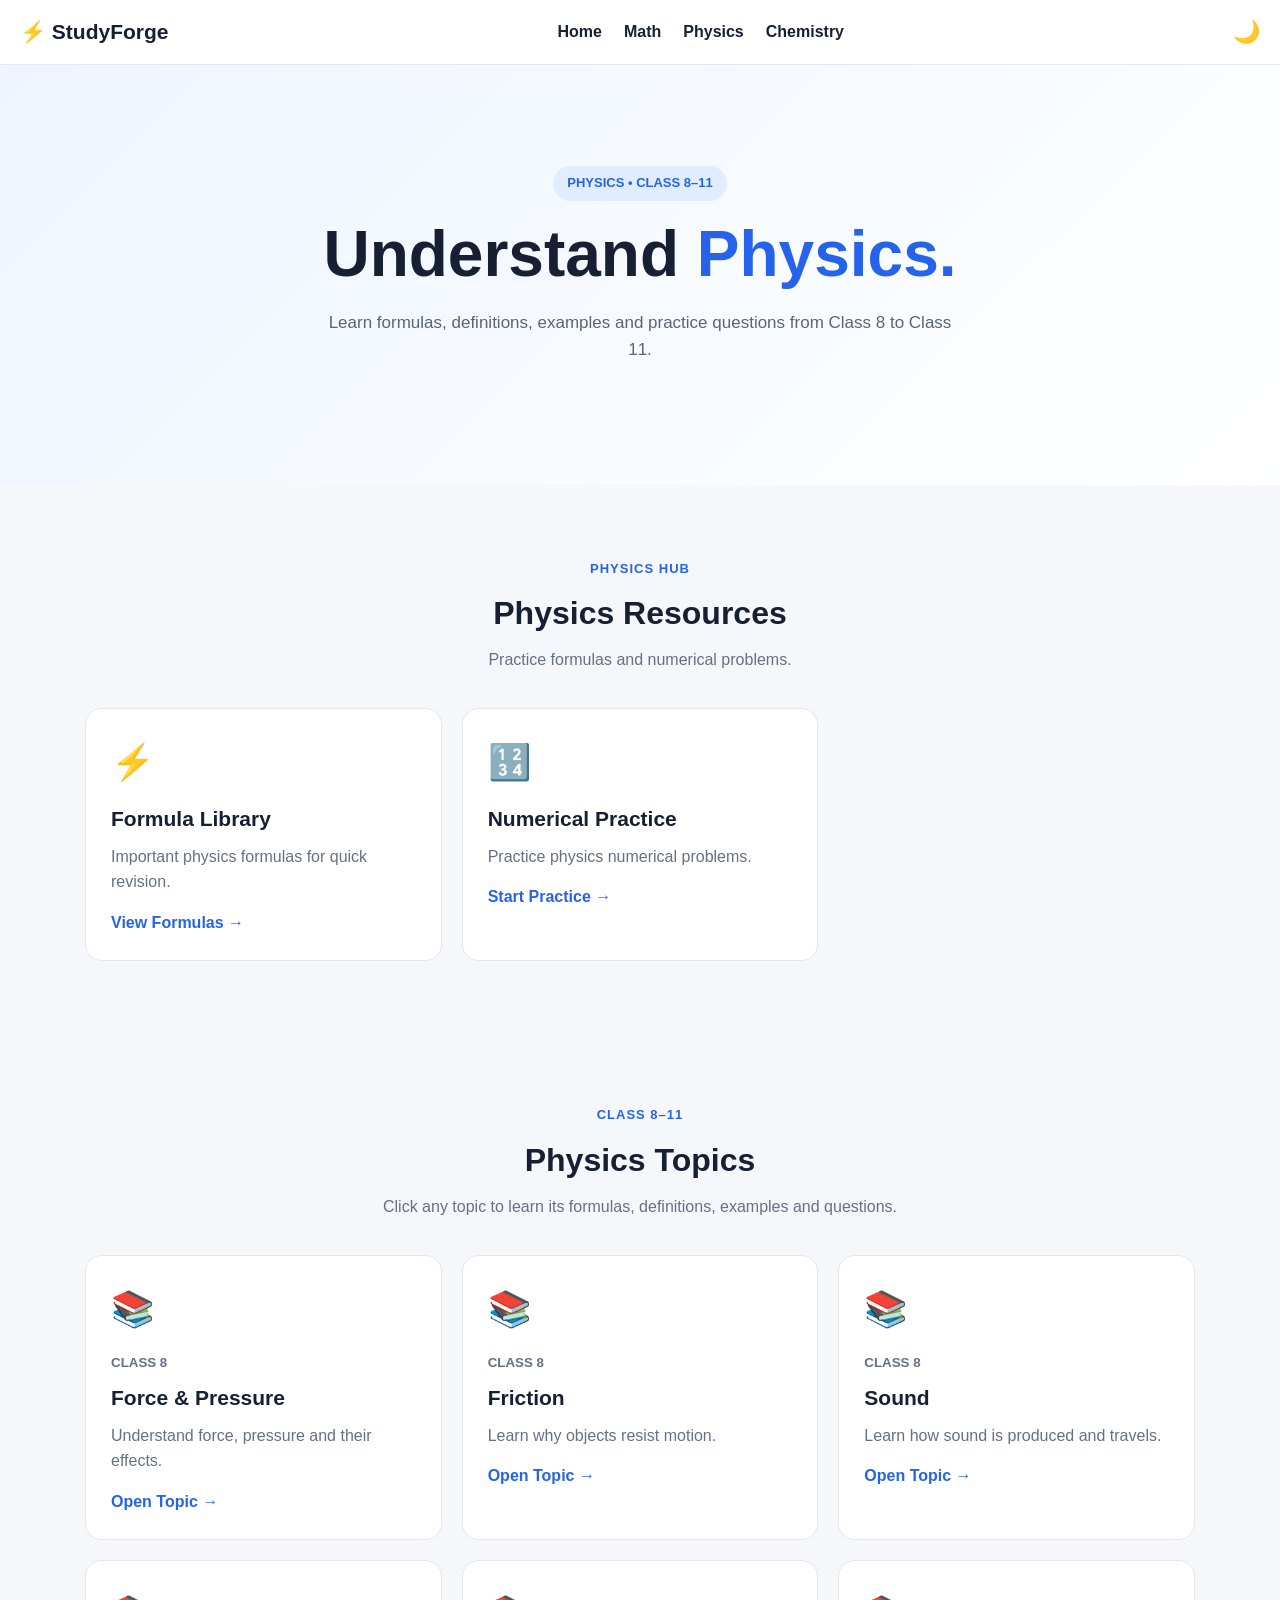
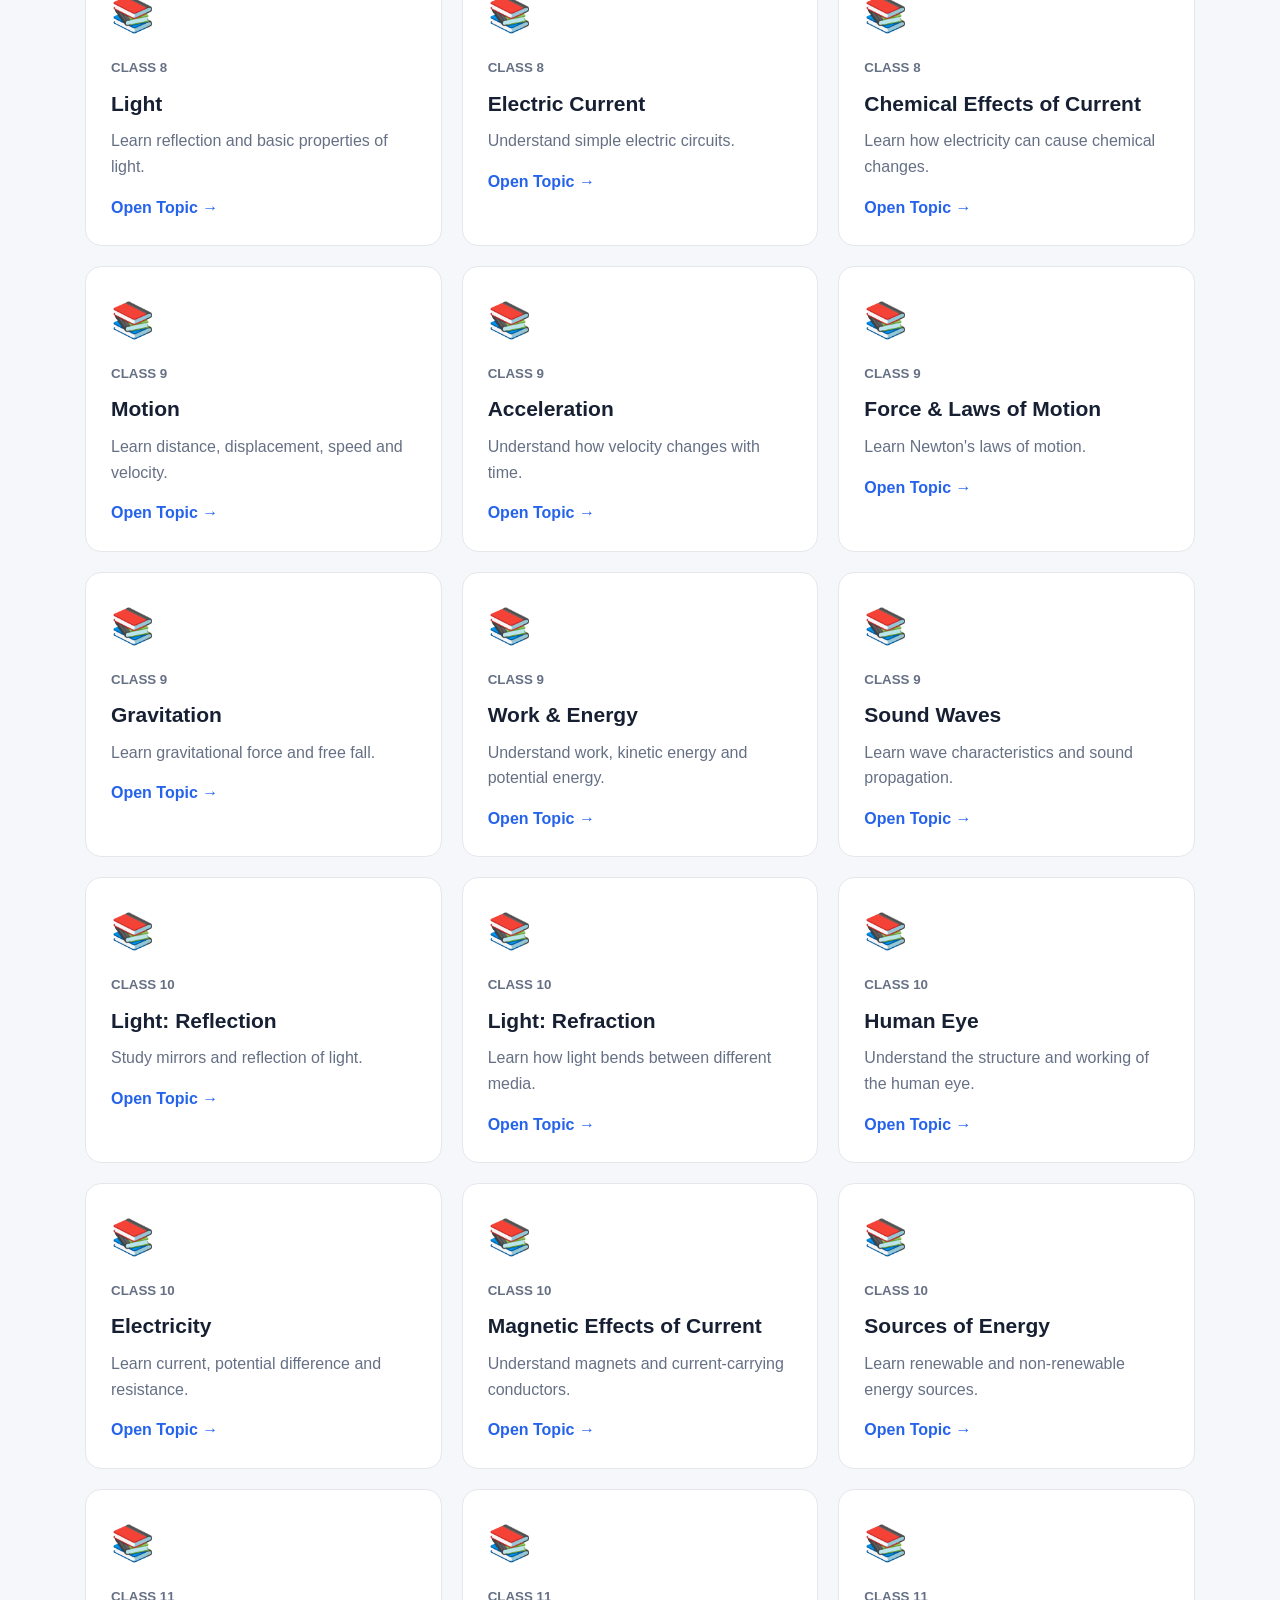
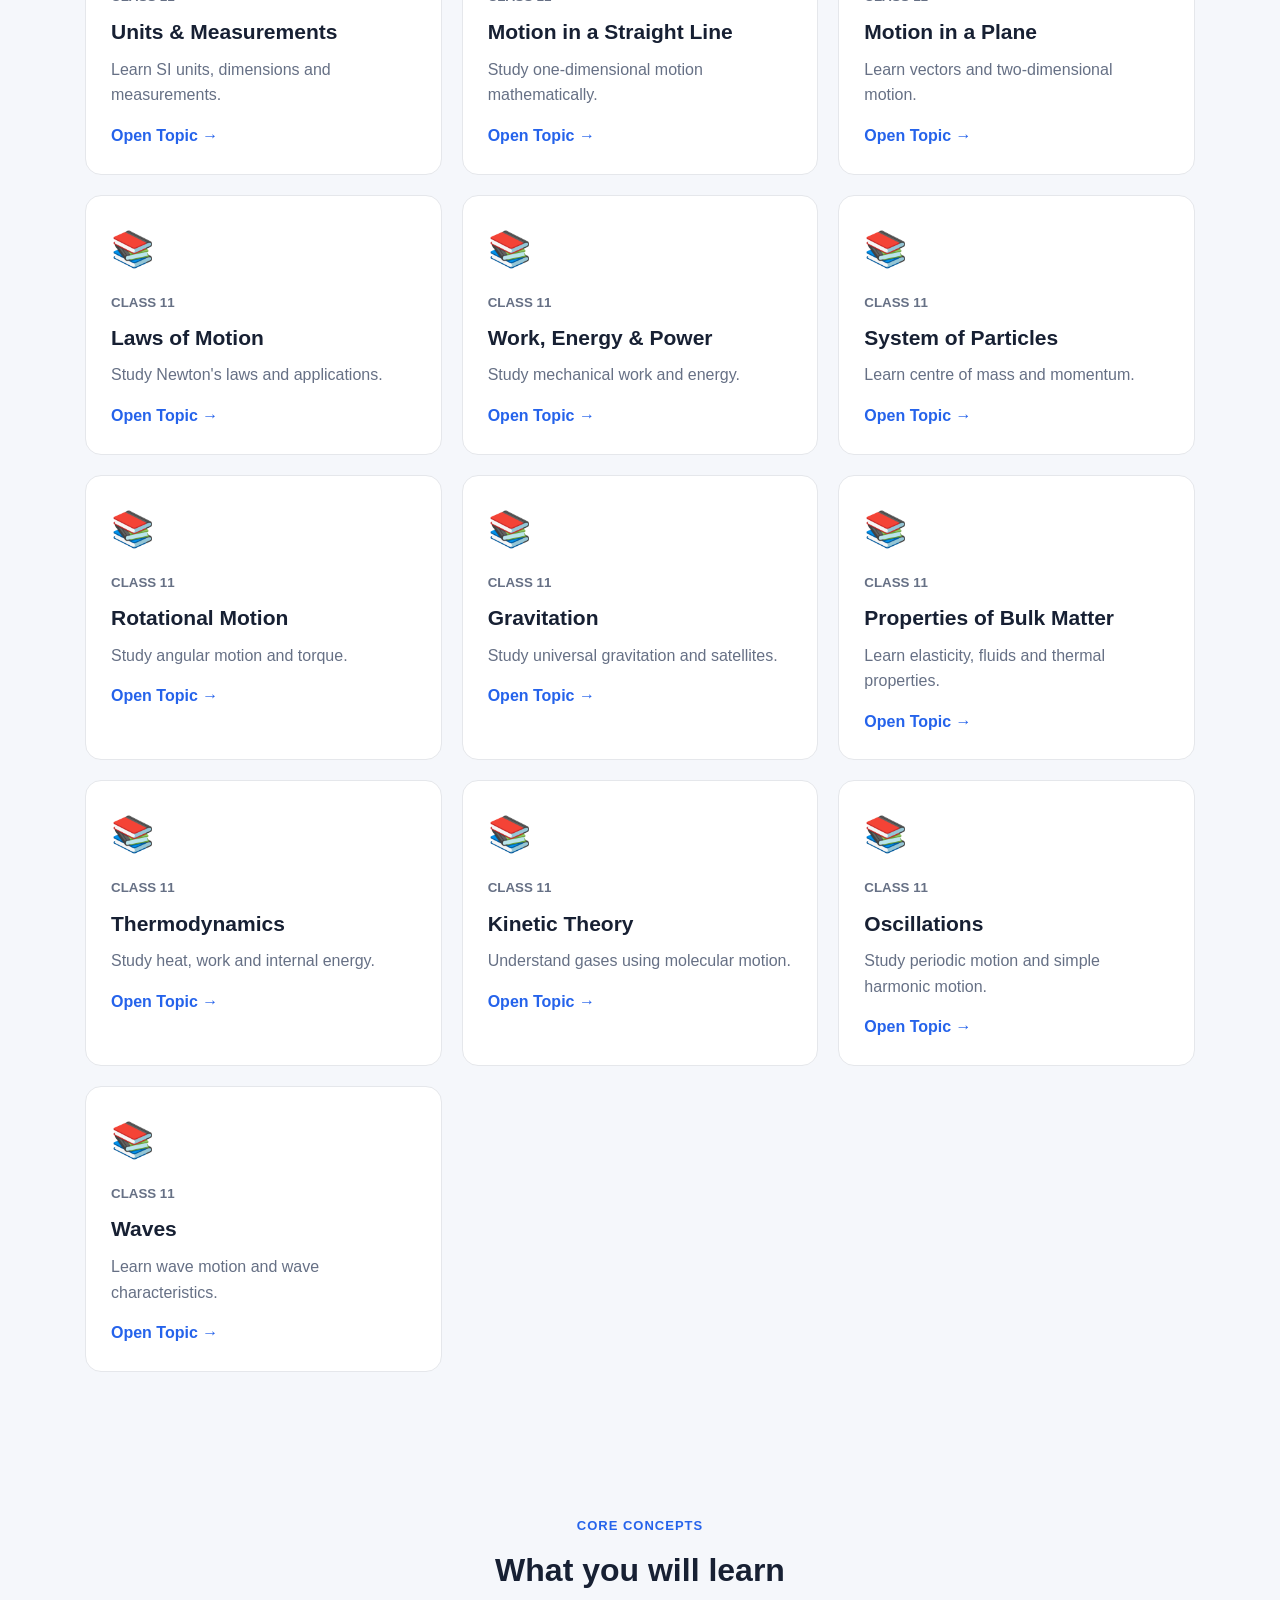
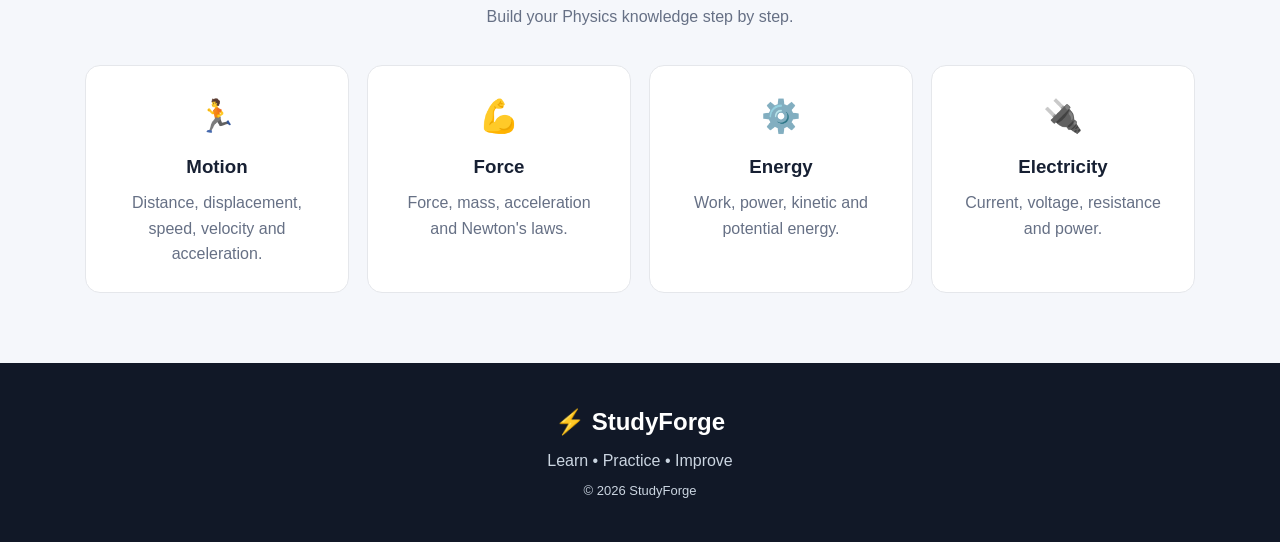
<file: physics.html>
<!DOCTYPE html>
<html lang="en">

<head>
    <meta charset="UTF-8">
    <meta name="viewport" content="width=device-width, initial-scale=1.0">

    <title>Physics — StudyForge</title>

    <meta name="description"
        content="StudyForge Physics — Class 8 to 11 physics formulas, definitions, examples and practice questions.">

    <link rel="stylesheet" href="physics.css">
</head>

<body>

<!-- ================= NAVBAR ================= -->

<header class="navbar">

    <a href="index.html" class="logo">
        ⚡ StudyForge
    </a>

    <button class="menu-btn" onclick="toggleMenu()">☰</button>

    <nav id="navMenu">
        <a href="index.html">Home</a>
        <a href="math.html">Math</a>
        <a href="physics.html">Physics</a>
        <a href="chemistry.html">Chemistry</a>
    </nav>

    <button class="theme-btn" onclick="toggleTheme()">
        🌙
    </button>

</header>


<!-- ================= HERO ================= -->

<main>

<section class="hero">

    <div class="hero-content">

        <span class="badge">
            PHYSICS • CLASS 8–11
        </span>

        <h1>
            Understand <span>Physics.</span>
        </h1>

        <p>
            Learn formulas, definitions, examples and practice
            questions from Class 8 to Class 11.
        </p>

    </div>

</section>


<!-- ================= RESOURCES ================= -->

<section class="section">

    <div class="section-heading">

        <span>PHYSICS HUB</span>

        <h2>
            Physics Resources
        </h2>

        <p>
            Practice formulas and numerical problems.
        </p>

    </div>


    <div class="card-grid">

        <a href="formula.html" class="subject-card">

            <div class="card-icon">⚡</div>

            <h3>Formula Library</h3>

            <p>
                Important physics formulas for quick revision.
            </p>

            <span>
                View Formulas →
            </span>

        </a>


        <a href="numericals.html" class="subject-card">

            <div class="card-icon">🔢</div>

            <h3>Numerical Practice</h3>

            <p>
                Practice physics numerical problems.
            </p>

            <span>
                Start Practice →
            </span>

        </a>

    </div>

</section>


<!-- ================= TOPICS ================= -->

<section class="section">

    <div class="section-heading">

        <span>CLASS 8–11</span>

        <h2>
            Physics Topics
        </h2>

        <p>
            Click any topic to learn its formulas, definitions,
            examples and questions.
        </p>

    </div>


    <!-- TOPIC BUTTONS -->

    <div class="card-grid" id="topicGrid">

        <!-- JavaScript will create topics here -->

    </div>

</section>


<!-- ================= TOPIC DETAILS ================= -->

<section class="section" id="topicDetails" style="display:none;">

    <div class="section-heading">

        <span id="topicClass">
            PHYSICS
        </span>

        <h2 id="topicTitle">
            Topic
        </h2>

        <p id="topicDescription">
            Topic information
        </p>

    </div>


    <div class="features-grid">


        <!-- DEFINITION -->

        <div class="feature">

            <div>📖</div>

            <h3>
                Definition
            </h3>

            <p id="topicDefinition">
                -
            </p>

        </div>


        <!-- FORMULA -->

        <div class="feature">

            <div>📐</div>

            <h3>
                Important Formulas
            </h3>

            <p id="topicFormula">
                -
            </p>

        </div>


        <!-- EXAMPLE -->

        <div class="feature">

            <div>💡</div>

            <h3>
                Example
            </h3>

            <p id="topicExample">
                -
            </p>

        </div>


        <!-- QUESTIONS -->

        <div class="feature">

            <div>❓</div>

            <h3>
                Practice Questions
            </h3>

            <p id="topicQuestions">
                -
            </p>

        </div>

    </div>


    <div style="text-align:center; margin-top:25px;">

        <button class="btn primary" onclick="closeTopic()">
            ← Back to Topics
        </button>

    </div>

</section>


<!-- ================= QUICK TOPICS ================= -->

<section class="section">

    <div class="section-heading">

        <span>CORE CONCEPTS</span>

        <h2>
            What you will learn
        </h2>

        <p>
            Build your Physics knowledge step by step.
        </p>

    </div>


    <div class="features-grid">

        <div class="feature">
            <div>🏃</div>
            <h3>Motion</h3>
            <p>
                Distance, displacement, speed,
                velocity and acceleration.
            </p>
        </div>


        <div class="feature">
            <div>💪</div>
            <h3>Force</h3>
            <p>
                Force, mass, acceleration and Newton's laws.
            </p>
        </div>


        <div class="feature">
            <div>⚙️</div>
            <h3>Energy</h3>
            <p>
                Work, power, kinetic and potential energy.
            </p>
        </div>


        <div class="feature">
            <div>🔌</div>
            <h3>Electricity</h3>
            <p>
                Current, voltage, resistance and power.
            </p>
        </div>

    </div>

</section>

</main>


<!-- ================= FOOTER ================= -->

<footer>

    <h2>
        ⚡ StudyForge
    </h2>

    <p>
        Learn • Practice • Improve
    </p>

    <p class="copyright">
        © 2026 StudyForge
    </p>

</footer>


<script src="physics.js"></script>

</body>

</html>
</file>
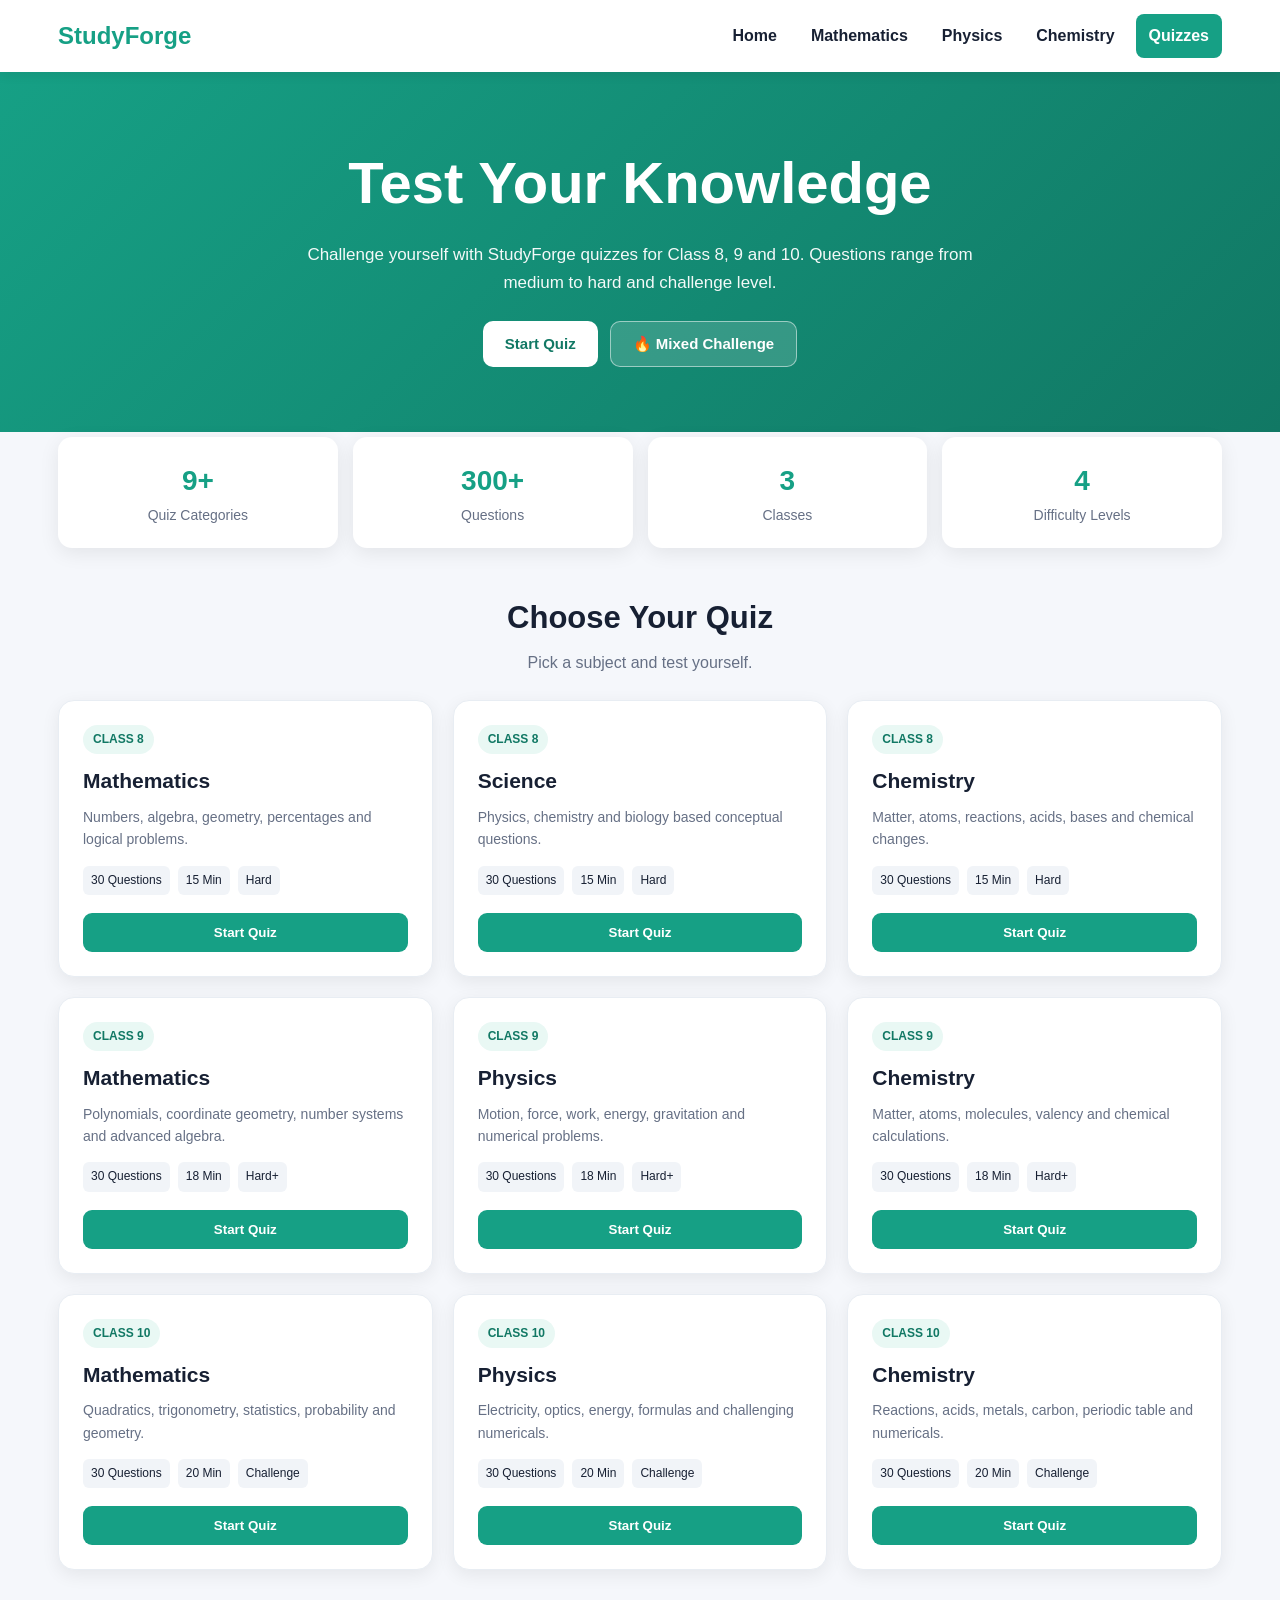
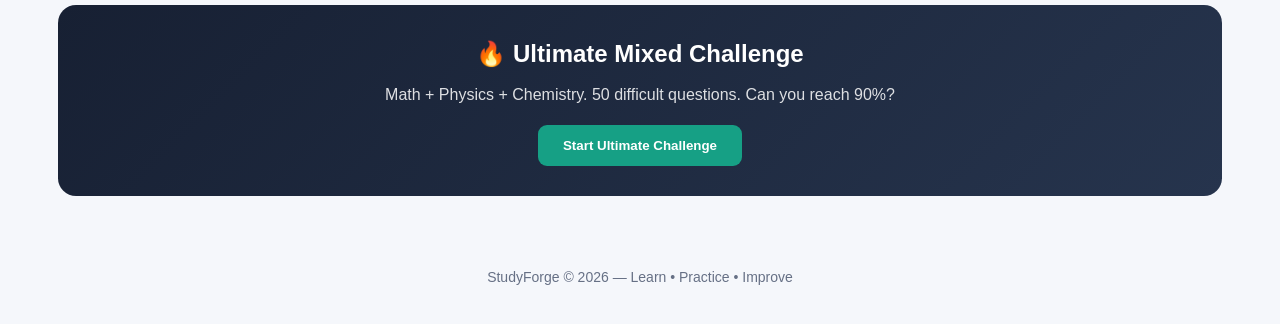
<file: quizzes.html>
<!DOCTYPE html><html lang="en">
<head>
<meta charset="UTF-8">
<meta name="viewport" content="width=device-width,initial-scale=1.0"><title>StudyForge — Quizzes</title><meta name="description"
content="StudyForge Quizzes — Class 8, 9 and 10 Mathematics, Physics, Chemistry and Science quizzes with challenging questions.">

<style>
*{
    margin:0;
    padding:0;
    box-sizing:border-box;
}

html{
    scroll-behavior:smooth;
}

body{
    font-family:Arial,sans-serif;
    background:#f5f7fb;
    color:#172033;
    line-height:1.6;
}

button{
    font-family:inherit;
}

.navbar{
    position:sticky;
    top:0;
    z-index:1000;
    background:#ffffff;
    box-shadow:0 2px 12px rgba(0,0,0,.08);
}

.nav-container{
    max-width:1200px;
    margin:auto;
    padding:14px 18px;
    display:flex;
    align-items:center;
    justify-content:space-between;
}

.logo{
    font-size:24px;
    font-weight:800;
    color:#16a085;
}

.nav-links{
    display:flex;
    gap:8px;
}

.nav-links a{
    text-decoration:none;
    color:#172033;
    padding:9px 13px;
    border-radius:8px;
    font-weight:600;
}

.nav-links a:hover,
.nav-links a.active{
    background:#16a085;
    color:white;
}

.menu-btn{
    display:none;
    border:none;
    background:#16a085;
    color:white;
    font-size:22px;
    padding:7px 11px;
    border-radius:7px;
}

.hero{
    background:linear-gradient(135deg,#16a085,#117864);
    color:white;
    padding:65px 20px;
    text-align:center;
}

.hero h1{
    font-size:clamp(34px,7vw,58px);
    margin-bottom:12px;
}

.hero p{
    max-width:700px;
    margin:auto;
    font-size:17px;
    opacity:.95;
}

.hero-buttons{
    margin-top:25px;
    display:flex;
    justify-content:center;
    flex-wrap:wrap;
    gap:12px;
}

.hero-btn{
    border:none;
    padding:13px 22px;
    border-radius:10px;
    cursor:pointer;
    font-weight:700;
    font-size:15px;
}

.hero-btn.primary{
    background:white;
    color:#117864;
}

.hero-btn.secondary{
    background:rgba(255,255,255,.15);
    color:white;
    border:1px solid rgba(255,255,255,.5);
}

.container{
    max-width:1200px;
    margin:auto;
    padding:35px 18px;
}

.stats{
    display:grid;
    grid-template-columns:repeat(4,1fr);
    gap:15px;
    margin-top:-30px;
    position:relative;
}

.stat{
    background:white;
    padding:22px;
    text-align:center;
    border-radius:14px;
    box-shadow:0 5px 20px rgba(0,0,0,.08);
}

.stat h2{
    color:#16a085;
    font-size:28px;
}

.stat p{
    color:#667085;
    font-size:14px;
}

.section-title{
    text-align:center;
    margin:45px 0 25px;
}

.section-title h2{
    font-size:31px;
    margin-bottom:7px;
}

.section-title p{
    color:#667085;
}

.quiz-grid{
    display:grid;
    grid-template-columns:repeat(3,1fr);
    gap:20px;
}

.quiz-card{
    background:white;
    padding:24px;
    border-radius:16px;
    box-shadow:0 5px 18px rgba(0,0,0,.07);
    border:1px solid #e8edf3;
    transition:.2s;
}

.quiz-card:hover{
    transform:translateY(-4px);
    box-shadow:0 10px 25px rgba(0,0,0,.11);
}

.badge{
    display:inline-block;
    padding:5px 10px;
    background:#e9f8f4;
    color:#117864;
    border-radius:20px;
    font-size:12px;
    font-weight:bold;
    margin-bottom:10px;
}

.quiz-card h3{
    font-size:21px;
    margin-bottom:8px;
}

.quiz-card p{
    color:#667085;
    font-size:14px;
    margin-bottom:15px;
}

.quiz-info{
    display:flex;
    gap:8px;
    flex-wrap:wrap;
    margin-bottom:18px;
}

.quiz-info span{
    background:#f1f4f8;
    padding:5px 8px;
    border-radius:6px;
    font-size:12px;
}

.start-btn{
    width:100%;
    border:none;
    background:#16a085;
    color:white;
    padding:12px;
    border-radius:9px;
    cursor:pointer;
    font-weight:700;
}

.start-btn:hover{
    background:#117864;
}

.challenge{
    margin-top:35px;
    background:linear-gradient(135deg,#172033,#26344d);
    color:white;
    padding:30px;
    border-radius:18px;
    text-align:center;
}

.challenge h2{
    margin-bottom:8px;
}

.challenge p{
    opacity:.85;
    margin-bottom:18px;
}

.challenge button{
    border:none;
    background:#16a085;
    color:white;
    padding:13px 25px;
    border-radius:9px;
    font-weight:bold;
    cursor:pointer;
}

/* QUIZ SCREEN */

#quizScreen{
    display:none;
    min-height:100vh;
    background:#f5f7fb;
}

.quiz-top{
    position:sticky;
    top:0;
    z-index:20;
    background:white;
    box-shadow:0 2px 10px rgba(0,0,0,.08);
}

.quiz-top-inner{
    max-width:1000px;
    margin:auto;
    padding:13px 16px;
    display:flex;
    align-items:center;
    justify-content:space-between;
    gap:10px;
}

.quiz-title{
    font-weight:800;
}

.timer{
    background:#eaf8f4;
    color:#117864;
    padding:8px 13px;
    border-radius:8px;
    font-weight:800;
}

.timer.warning{
    background:#fff0f0;
    color:#c0392b;
}

.quiz-container{
    max-width:900px;
    margin:auto;
    padding:30px 16px 50px;
}

.progress-info{
    display:flex;
    justify-content:space-between;
    color:#667085;
    font-size:14px;
    margin-bottom:8px;
}

.progress-bar{
    width:100%;
    height:9px;
    background:#e1e7ee;
    border-radius:10px;
    overflow:hidden;
    margin-bottom:25px;
}

.progress-fill{
    height:100%;
    width:0%;
    background:#16a085;
    transition:.3s;
}

.question-card{
    background:white;
    padding:28px;
    border-radius:18px;
    box-shadow:0 5px 22px rgba(0,0,0,.08);
}

.question-number{
    color:#16a085;
    font-weight:bold;
    margin-bottom:10px;
}

.question{
    font-size:22px;
    font-weight:700;
    line-height:1.4;
    margin-bottom:25px;
}

.options{
    display:grid;
    gap:12px;
}

.option{
    width:100%;
    text-align:left;
    border:2px solid #e1e6ed;
    background:white;
    padding:15px;
    border-radius:10px;
    cursor:pointer;
    font-size:15px;
    transition:.15s;
}

.option:hover{
    border-color:#16a085;
    background:#f2fbf8;
}

.option.correct{
    background:#dff7ea;
    border-color:#20a464;
    color:#11643d;
}

.option.wrong{
    background:#ffe4e4;
    border-color:#d9534f;
    color:#8f211e;
}

.option:disabled{
    cursor:default;
}

.explanation{
    display:none;
    margin-top:18px;
    padding:14px;
    background:#f2f6fa;
    border-left:4px solid #16a085;
    border-radius:7px;
    color:#465266;
}

.next-btn{
    display:none;
    width:100%;
    margin-top:20px;
    padding:14px;
    border:none;
    background:#16a085;
    color:white;
    border-radius:9px;
    font-weight:800;
    cursor:pointer;
}

.exit-btn{
    border:none;
    background:#f0f2f5;
    padding:8px 12px;
    border-radius:7px;
    cursor:pointer;
}

/* RESULT */

#resultScreen{
    display:none;
    min-height:100vh;
    padding:45px 18px;
    background:#f5f7fb;
}

.result-card{
    max-width:650px;
    margin:auto;
    background:white;
    padding:35px;
    border-radius:20px;
    text-align:center;
    box-shadow:0 7px 25px rgba(0,0,0,.09);
}

.result-icon{
    font-size:60px;
}

.result-card h1{
    margin:10px 0;
}

.score{
    font-size:48px;
    color:#16a085;
    font-weight:900;
    margin:10px 0;
}

.result-stats{
    display:grid;
    grid-template-columns:repeat(3,1fr);
    gap:10px;
    margin:25px 0;
}

.result-stat{
    background:#f5f7fb;
    padding:15px;
    border-radius:10px;
}

.result-stat strong{
    display:block;
    font-size:22px;
}

.result-actions{
    display:grid;
    gap:10px;
}

.result-actions button{
    padding:13px;
    border:none;
    border-radius:9px;
    cursor:pointer;
    font-weight:700;
}

.restart{
    background:#16a085;
    color:white;
}

.home{
    background:#edf0f4;
    color:#172033;
}

.footer{
    text-align:center;
    padding:35px 15px;
    color:#667085;
    font-size:14px;
}

/* RESPONSIVE */

@media(max-width:850px){
    .quiz-grid{
        grid-template-columns:repeat(2,1fr);
    }

    .stats{
        grid-template-columns:repeat(2,1fr);
    }
}

@media(max-width:650px){

    .nav-links{
        display:none;
        position:absolute;
        top:62px;
        left:0;
        right:0;
        background:white;
        padding:10px;
        flex-direction:column;
        box-shadow:0 5px 12px rgba(0,0,0,.1);
    }

    .nav-links.show{
        display:flex;
    }

    .menu-btn{
        display:block;
    }

    .quiz-grid{
        grid-template-columns:1fr;
    }

    .stats{
        grid-template-columns:repeat(2,1fr);
    }

    .hero{
        padding:50px 18px;
    }

    .question{
        font-size:19px;
    }

    .question-card{
        padding:20px;
    }

    .result-stats{
        grid-template-columns:1fr;
    }
}
</style></head><body><!-- NAVBAR --><nav class="navbar">
<div class="nav-container"><div class="logo">StudyForge</div><button class="menu-btn" onclick="toggleMenu()">☰</button>

<div class="nav-links" id="navLinks">
<a href="index.html">Home</a>
<a href="mathematics.html">Mathematics</a>
<a href="physics.html">Physics</a>
<a href="chemistry.html">Chemistry</a>
<a href="quizzes.html" class="active">Quizzes</a>
</div></div>
</nav><!-- MAIN --><div id="mainPage"><section class="hero"><h1>Test Your Knowledge</h1><p>
Challenge yourself with StudyForge quizzes for Class 8, 9 and 10.
Questions range from medium to hard and challenge level.
</p><div class="hero-buttons">
<button class="hero-btn primary" onclick="scrollToQuizzes()">
Start Quiz
</button><button class="hero-btn secondary" onclick="startQuiz('mixed')">
🔥 Mixed Challenge
</button>
</div></section><div class="container"><div class="stats"><div class="stat">
<h2>9+</h2>
<p>Quiz Categories</p>
</div><div class="stat">
<h2>300+</h2>
<p>Questions</p>
</div><div class="stat">
<h2>3</h2>
<p>Classes</p>
</div><div class="stat">
<h2>4</h2>
<p>Difficulty Levels</p>
</div></div><section id="quizzes"><div class="section-title">
<h2>Choose Your Quiz</h2>
<p>Pick a subject and test yourself.</p>
</div><div class="quiz-grid"><!-- CLASS 8 --><div class="quiz-card">
<span class="badge">CLASS 8</span>
<h3>Mathematics</h3>
<p>Numbers, algebra, geometry, percentages and logical problems.</p>
<div class="quiz-info">
<span>30 Questions</span>
<span>15 Min</span>
<span>Hard</span>
</div>
<button class="start-btn" onclick="startQuiz('class8math')">Start Quiz</button>
</div><div class="quiz-card">
<span class="badge">CLASS 8</span>
<h3>Science</h3>
<p>Physics, chemistry and biology based conceptual questions.</p>
<div class="quiz-info">
<span>30 Questions</span>
<span>15 Min</span>
<span>Hard</span>
</div>
<button class="start-btn" onclick="startQuiz('class8science')">Start Quiz</button>
</div><div class="quiz-card">
<span class="badge">CLASS 8</span>
<h3>Chemistry</h3>
<p>Matter, atoms, reactions, acids, bases and chemical changes.</p>
<div class="quiz-info">
<span>30 Questions</span>
<span>15 Min</span>
<span>Hard</span>
</div>
<button class="start-btn" onclick="startQuiz('class8chem')">Start Quiz</button>
</div><!-- CLASS 9 --><div class="quiz-card">
<span class="badge">CLASS 9</span>
<h3>Mathematics</h3>
<p>Polynomials, coordinate geometry, number systems and advanced algebra.</p>
<div class="quiz-info">
<span>30 Questions</span>
<span>18 Min</span>
<span>Hard+</span>
</div>
<button class="start-btn" onclick="startQuiz('class9math')">Start Quiz</button>
</div><div class="quiz-card">
<span class="badge">CLASS 9</span>
<h3>Physics</h3>
<p>Motion, force, work, energy, gravitation and numerical problems.</p>
<div class="quiz-info">
<span>30 Questions</span>
<span>18 Min</span>
<span>Hard+</span>
</div>
<button class="start-btn" onclick="startQuiz('class9physics')">Start Quiz</button>
</div><div class="quiz-card">
<span class="badge">CLASS 9</span>
<h3>Chemistry</h3>
<p>Matter, atoms, molecules, valency and chemical calculations.</p>
<div class="quiz-info">
<span>30 Questions</span>
<span>18 Min</span>
<span>Hard+</span>
</div>
<button class="start-btn" onclick="startQuiz('class9chem')">Start Quiz</button>
</div><!-- CLASS 10 --><div class="quiz-card">
<span class="badge">CLASS 10</span>
<h3>Mathematics</h3>
<p>Quadratics, trigonometry, statistics, probability and geometry.</p>
<div class="quiz-info">
<span>30 Questions</span>
<span>20 Min</span>
<span>Challenge</span>
</div>
<button class="start-btn" onclick="startQuiz('class10math')">Start Quiz</button>
</div><div class="quiz-card">
<span class="badge">CLASS 10</span>
<h3>Physics</h3>
<p>Electricity, optics, energy, formulas and challenging numericals.</p>
<div class="quiz-info">
<span>30 Questions</span>
<span>20 Min</span>
<span>Challenge</span>
</div>
<button class="start-btn" onclick="startQuiz('class10physics')">Start Quiz</button>
</div><div class="quiz-card">
<span class="badge">CLASS 10</span>
<h3>Chemistry</h3>
<p>Reactions, acids, metals, carbon, periodic table and numericals.</p>
<div class="quiz-info">
<span>30 Questions</span>
<span>20 Min</span>
<span>Challenge</span>
</div>
<button class="start-btn" onclick="startQuiz('class10chem')">Start Quiz</button>
</div></div><div class="challenge"><h2>🔥 Ultimate Mixed Challenge</h2><p>
Math + Physics + Chemistry. 50 difficult questions.
Can you reach 90%?
</p><button onclick="startQuiz('mixed')">
Start Ultimate Challenge
</button></div></section></div><footer class="footer">
StudyForge © 2026 — Learn • Practice • Improve
</footer></div><!-- QUIZ SCREEN --><div id="quizScreen"><div class="quiz-top"><div class="quiz-top-inner"><button class="exit-btn" onclick="goHome()">
← Exit
</button><div class="quiz-title" id="quizTitle">
StudyForge Quiz
</div><div class="timer" id="timer">
20:00
</div></div></div><div class="quiz-container"><div class="progress-info">
<span id="questionCounter">Question 1/30</span>
<span id="difficultyText">Challenge</span>
</div><div class="progress-bar">
<div class="progress-fill" id="progressFill"></div>
</div><div class="question-card"><div class="question-number" id="questionNumber">
Question 1
</div><div class="question" id="questionText">
Loading...
</div><div class="options" id="options"></div><div class="explanation" id="explanation"></div><button class="next-btn" id="nextBtn" onclick="nextQuestion()">
Next Question →
</button></div></div></div><!-- RESULT --><div id="resultScreen"><div class="result-card"><div class="result-icon" id="resultIcon">
🏆
</div><h1 id="resultTitle">
Quiz Complete!
</h1><div class="score" id="scoreText">
0%
</div><p id="resultMessage">
Great effort!
</p><div class="result-stats"><div class="result-stat">
<strong id="correctCount">0</strong>
Correct
</div><div class="result-stat">
<strong id="wrongCount">0</strong>
Wrong
</div><div class="result-stat">
<strong id="totalCount">0</strong>
Total
</div></div><div class="result-actions"><button class="restart" onclick="restartQuiz()">
🔄 Try Again
</button><button class="home" onclick="goHome()">
🏠 Back to Quizzes
</button></div></div></div><script>

/* =========================
   QUESTION DATABASE
========================= */

const quizData = {

/* CLASS 8 MATHEMATICS */

class8math:[
{
q:"What is the smallest number which must be added to 999 to make it divisible by 17?",
o:["1","2","4","5"],
a:0,
e:"999 ÷ 17 leaves remainder 14. Therefore 17 − 14 = 3 should be added."
},
{
q:"If 3x − 7 = 20, what is x?",
o:["7","8","9","10"],
a:0,
e:"3x = 27, therefore x = 9."
},
{
q:"A number is increased by 20% and then decreased by 20%. What is the overall change?",
o:["No change","4% decrease","4% increase","2% decrease"],
a:1,
e:"100 → 120 → 96, so there is a 4% decrease."
},
{
q:"The angles of a quadrilateral are in the ratio 2:3:4:6. The largest angle is:",
o:["120°","132°","144°","150°"],
a:2,
e:"15 parts = 360°, so 1 part = 24°. Largest = 6×24 = 144°."
},
{
q:"If 2⁵ × 2³ ÷ 2⁴ = 2ⁿ, then n is:",
o:["2","3","4","5"],
a:2,
e:"Using laws of exponents: 5+3−4 = 4."
},
{
q:"The square of a number is 225. If the number is positive, it is:",
o:["12","15","18","25"],
a:1,
e:"15² = 225."
},
{
q:"A shopkeeper gives 15% discount on ₹800. The selling price is:",
o:["₹660","₹680","₹700","₹720"],
a:1,
e:"15% of 800 = 120. SP = 800−120 = ₹680."
},
{
q:"If a:b = 3:5 and b:c = 10:7, then a:c is:",
o:["3:7","6:7","5:7","7:6"],
a:1,
e:"Make b common: 3:5 = 6:10. Therefore a:c = 6:7."
},
{
q:"Which number is both a perfect square and a perfect cube?",
o:["36","64","72","100"],
a:1,
e:"64 = 8² = 4³."
},
{
q:"The value of (−3)² − (−3²) is:",
o:["0","6","18","−18"],
a:2,
e:"(−3)² = 9, while −3² = −9. Difference = 18."
},
{
q:"A rectangle has perimeter 50 cm and length 15 cm. Its area is:",
o:["120 cm²","140 cm²","150 cm²","160 cm²"],
a:2,
e:"2(l+b)=50, so b=10. Area=150 cm²."
},
{
q:"If 5 workers finish a job in 12 days, how many days would 10 workers take at the same rate?",
o:["3","5","6","8"],
a:2,
e:"Workers × days is constant: 5×12 = 10×d, so d=6."
},
{
q:"The mean of 5, 7, 9, 11 and x is 9. Find x.",
o:["11","12","13","14"],
a:2,
e:"Total must be 45. Existing total=32, so x=13."
},
{
q:"What is 25% of 25% of 400?",
o:["20","25","30","40"],
a:1,
e:"25% of 400 = 100, and 25% of 100 = 25."
},
{
q:"A cube has side 5 cm. Its volume is:",
o:["25 cm³","75 cm³","100 cm³","125 cm³"],
a:3,
e:"Volume = a³ = 5³ = 125 cm³."
},
{
q:"If x/3 = 7/9, x equals:",
o:["7/3","21/9","7/3","9/7"],
a:0,
e:"x = 3×7/9 = 7/3."
},
{
q:"Which fraction is greatest?",
o:["5/8","7/12","3/5","11/20"],
a:0,
e:"5/8 = 0.625, which is greater than the others."
},
{
q:"The sum of three consecutive integers is 72. The middle integer is:",
o:["22","23","24","25"],
a:2,
e:"Let them be n−1,n,n+1. 3n=72, so n=24."
},
{
q:"If the radius of a circle is doubled, its area becomes:",
o:["2 times","3 times","4 times","8 times"],
a:2,
e:"Area ∝ r². Doubling radius makes area four times."
},
{
q:"A number leaves remainder 5 when divided by 7. What remainder will its double leave?",
o:["1","2","3","5"],
a:1,
e:"2×5 = 10, and 10 leaves remainder 3. Correct answer is 3."
},
{
q:"The HCF of 84 and 126 is:",
o:["21","28","42","63"],
a:2,
e:"126−84=42 and 84 is divisible by 42."
},
{
q:"The product of two numbers is 360 and their HCF is 6. If one number is 30, the other is:",
o:["10","12","15","18"],
a:2,
e:"360÷30 = 12. Correct answer is 12."
},
{
q:"If a number is divisible by both 6 and 8, it must be divisible by:",
o:["12","18","24","48"],
a:2,
e:"LCM(6,8)=24."
},
{
q:"The exterior angle of a regular hexagon is:",
o:["45°","60°","72°","90°"],
a:1,
e:"Exterior angle = 360°/6 = 60°."
},
{
q:"If 4x + 3 = 2x + 17, x is:",
o:["5","6","7","8"],
a:2,
e:"2x=14, so x=7."
},
{
q:"A train travels 180 km in 3 hours. Its average speed is:",
o:["50 km/h","60 km/h","70 km/h","80 km/h"],
a:1,
e:"Speed = distance/time = 180/3 = 60 km/h."
},
{
q:"The reciprocal of −5/7 is:",
o:["5/7","−7/5","7/5","−5/7"],
a:1,
e:"Reciprocal means interchange numerator and denominator."
},
{
q:"If 40% of a number is 72, the number is:",
o:["160","180","200","220"],
a:1,
e:"0.4x=72, so x=180."
},
{
q:"The diagonal of a square of side 10 cm is:",
o:["10√2 cm","20 cm","100 cm","5√2 cm"],
a:0,
e:"Diagonal = a√2 = 10√2 cm."
},
{
q:"If 2x + 5 > 13, then:",
o:["x>4","x<4","x>9","x<9"],
a:0,
e:"2x>8, therefore x>4."
}
],

/* CLASS 8 SCIENCE */

class8science:[
{
q:"Which organelle controls most activities of a cell?",
o:["Mitochondria","Nucleus","Ribosome","Vacuole"],
a:1,
e:"The nucleus contains genetic material and controls cell activities."
},
{
q:"Which force always acts toward the centre of Earth?",
o:["Friction","Magnetic force","Gravitational force","Muscular force"],
a:2,
e:"Gravity attracts objects toward Earth."
},
{
q:"Sound cannot travel through:",
o:["Air","Water","Steel","Vacuum"],
a:3,
e:"Sound needs a material medium."
},
{
q:"Which microorganism is commonly used in baking?",
o:["Yeast","Algae","Virus","Protozoa"],
a:0,
e:"Yeast produces carbon dioxide during fermentation."
},
{
q:"The pressure exerted by a liquid generally increases with:",
o:["Height above surface","Depth","Temperature only","Colour"],
a:1,
e:"Liquid pressure increases as depth increases."
},
{
q:"Which blood cells help fight infections?",
o:["RBC","WBC","Platelets","Plasma"],
a:1,
e:"White blood cells defend the body against pathogens."
},
{
q:"The process by which green plants prepare food is:",
o:["Respiration","Photosynthesis","Transpiration","Digestion"],
a:1,
e:"Plants use light energy to make food by photosynthesis."
},
{
q:"Which material is generally a good conductor of electricity?",
o:["Rubber","Glass","Copper","Wood"],
a:2,
e:"Copper has high electrical conductivity."
},
{
q:"The SI unit of force is:",
o:["Joule","Watt","Newton","Pascal"],
a:2,
e:"Force is measured in newtons."
},
{
q:"A push or pull acting on an object is called:",
o:["Energy","Force","Pressure","Power"],
a:1,
e:"A force is a push or pull."
},
{
q:"Which part of a flower develops into a fruit?",
o:["Petal","Ovary","Stigma","Anther"],
a:1,
e:"After fertilisation, the ovary generally develops into the fruit."
},
{
q:"The frictional force generally acts:",
o:["In direction of motion","Opposite relative motion","Vertically upward only","Toward centre"],
a:1,
e:"Friction opposes relative motion between surfaces."
},
{
q:"Which gas is released by plants during photosynthesis?",
o:["Nitrogen","Oxygen","Carbon dioxide","Hydrogen"],
a:1,
e:"Oxygen is released as a product of photosynthesis."
},
{
q:"The boiling point of pure water at normal atmospheric pressure is:",
o:["0°C","50°C","100°C","212°C only"],
a:2,
e:"Water boils at 100°C at standard atmospheric pressure."
},
{
q:"Which force helps us walk without slipping?",
o:["Gravity only","Friction","Magnetic force","Buoyant force"],
a:1,
e:"Friction between feet and ground provides grip."
},
{
q:"Which component of blood transports oxygen?",
o:["Plasma","RBC","Platelets","WBC"],
a:1,
e:"Haemoglobin in RBCs binds oxygen."
},
{
q:"A change in which a new substance is formed is called:",
o:["Physical change","Chemical change","Temporary change","Mechanical change"],
a:1,
e:"Chemical changes produce one or more new substances."
},
{
q:"The force acting on a submerged object due to displaced liquid is related to:",
o:["Buoyancy","Friction","Magnetism","Elasticity"],
a:0,
e:"The upward buoyant force is caused by pressure differences in the liquid."
},
{
q:"Which metal is liquid at ordinary room temperature?",
o:["Iron","Copper","Mercury","Aluminium"],
a:2,
e:"Mercury is liquid at ordinary room temperature."
},
{
q:"Which simple machine is a seesaw?",
o:["Pulley","Lever","Screw","Wheel"],
a:1,
e:"A seesaw works as a lever."
},
{
q:"The process of conversion of water vapour into liquid is:",
o:["Evaporation","Condensation","Sublimation","Melting"],
a:1,
e:"Condensation changes gas into liquid."
},
{
q:"Which disease is caused by a virus?",
o:["Tuberculosis","Common cold","Typhoid","Malaria"],
a:1,
e:"Common cold is commonly caused by viruses."
},
{
q:"Which nutrient mainly helps growth and repair of tissues?",
o:["Proteins","Fats","Water","Minerals only"],
a:0,
e:"Proteins are essential for growth and tissue repair."
},
{
q:"The green pigment in plants is:",
o:["Haemoglobin","Chlorophyll","Melanin","Keratin"],
a:1,
e:"Chlorophyll absorbs light for photosynthesis."
},
{
q:"The energy possessed by a moving object is:",
o:["Potential energy","Kinetic energy","Chemical energy","Nuclear energy"],
a:1,
e:"Moving objects possess kinetic energy."
},
{
q:"Which of these is biodegradable?",
o:["Plastic bottle","Glass","Vegetable waste","Aluminium can"],
a:2,
e:"Vegetable waste can be decomposed by microorganisms."
},
{
q:"The basic unit of life is:",
o:["Tissue","Organ","Cell","Organ system"],
a:2,
e:"Cells are the basic structural and functional units of living organisms."
},
{
q:"Which phenomenon causes a straw to appear bent in water?",
o:["Reflection","Refraction","Diffusion","Absorption"],
a:1,
e:"Light changes direction when passing between media."
},
{
q:"Which gas is mainly responsible for rusting of iron along with moisture?",
o:["Oxygen","Nitrogen","Hydrogen","Helium"],
a:0,
e:"Rusting requires oxygen and moisture."
},
{
q:"The conversion of solid directly into gas is called:",
o:["Melting","Freezing","Sublimation","Condensation"],
a:2,
e:"Sublimation is direct solid-to-gas conversion."
}
],

/* CLASS 8 CHEMISTRY */

class8chem:[
{
q:"Which of the following is a chemical change?",
o:["Melting ice","Cutting paper","Rusting iron","Breaking glass"],
a:2,
e:"Rusting forms a new substance."
},
{
q:"Which particle has a negative charge?",
o:["Proton","Neutron","Electron","Nucleus"],
a:2,
e:"Electrons carry negative charge."
},
{
q:"Which substance is acidic?",
o:["Soap solution","Lemon juice","Baking soda solution","Lime water"],
a:1,
e:"Lemon juice contains citric acid."
},
{
q:"A substance with pH below 7 is generally:",
o:["Acidic","Neutral","Basic","Metallic"],
a:0,
e:"pH below 7 indicates an acidic solution."
},
{
q:"Which gas supports combustion?",
o:["Nitrogen","Oxygen","Carbon dioxide","Hydrogen only"],
a:1,
e:"Oxygen supports combustion."
},
{
q:"The smallest unit of an element that retains its chemical identity is:",
o:["Atom","Mixture","Solution","Crystal"],
a:0,
e:"An atom is the basic unit of an element."
},
{
q:"Which is a homogeneous mixture?",
o:["Sand and water","Oil and water","Salt solution","Soil"],
a:2,
e:"Salt solution has uniform composition."
},
{
q:"The process of separating insoluble solid from liquid is:",
o:["Filtration","Distillation","Chromatography","Sublimation"],
a:0,
e:"Filtration separates insoluble solids from liquids."
},
{
q:"Which metal reacts strongly with oxygen to form an oxide?",
o:["Magnesium","Gold","Platinum","Silver"],
a:0,
e:"Magnesium burns/reacts with oxygen to form magnesium oxide."
},
{
q:"What is the chemical formula of water?",
o:["CO₂","H₂O","O₂","H₂"],
a:1,
e:"Water contains two hydrogen atoms and one oxygen atom."
},
{
q:"Which of these is a non-metal?",
o:["Sodium","Iron","Sulfur","Calcium"],
a:2,
e:"Sulfur is a non-metal."
},
{
q:"A substance made of two or more elements chemically combined is a:",
o:["Mixture","Compound","Solution","Suspension"],
a:1,
e:"A compound contains elements chemically bonded in fixed proportions."
},
{
q:"Which gas is produced when many metals react with dilute acids?",
o:["Oxygen","Hydrogen","Nitrogen","Carbon dioxide"],
a:1,
e:"Metal + dilute acid commonly produces hydrogen gas."
},
{
q:"The ability of a metal to be drawn into wires is:",
o:["Malleability","Ductility","Sonority","Hardness"],
a:1,
e:"Ductility is the ability to draw a metal into wires."
},
{
q:"The ability of a metal to be beaten into sheets is:",
o:["Ductility","Malleability","Elasticity","Conductivity"],
a:1,
e:"Malleability allows metals to form sheets."
},
{
q:"Which method can separate different coloured dyes?",
o:["Filtration","Chromatography","Sedimentation","Decantation"],
a:1,
e:"Chromatography separates components based on different movement through a medium."
},
{
q:"The atomic number of an element equals the number of:",
o:["Neutrons only","Protons","Nucleons","Shells"],
a:1,
e:"Atomic number is the number of protons in the nucleus."
},
{
q:"If an atom loses electrons, it forms a:",
o:["Anion","Cation","Molecule only","Neutron"],
a:1,
e:"Loss of electrons produces a positively charged ion called a cation."
},
{
q:"If an atom gains electrons, it forms a:",
o:["Cation","Anion","Proton","Nucleus"],
a:1,
e:"Gain of electrons produces a negatively charged anion."
},
{
q:"Which is an example of physical change?",
o:["Burning paper","Cooking food","Melting wax","Rusting iron"],
a:2,
e:"Melting changes state but does not create a new substance."
},
{
q:"Which substance is commonly used to neutralise excess stomach acid?",
o:["Antacid","Vinegar","Lemon juice","Salt"],
a:0,
e:"Antacids are basic substances that neutralise excess stomach acid."
},
{
q:"The reaction between an acid and a base is called:",
o:["Oxidation","Neutralisation","Combustion","Sublimation"],
a:1,
e:"Acid + base → salt + water is neutralisation."
},
{
q:"Which indicator turns red in an acidic solution?",
o:["Blue litmus","Red litmus","Turmeric only","Phenolphthalein only"],
a:0,
e:"Blue litmus turns red in acidic conditions."
},
{
q:"Which gas makes limewater milky?",
o:["O₂","CO₂","H₂","N₂"],
a:1,
e:"Carbon dioxide reacts with limewater to form insoluble calcium carbonate."
},
{
q:"Which element has the symbol Na?",
o:["Nitrogen","Sodium","Neon","Nickel"],
a:1,
e:"Na is the symbol for sodium."
},
{
q:"Which element has the symbol K?",
o:["Krypton","Potassium","Calcium","Copper"],
a:1,
e:"K is the symbol for potassium."
},
{
q:"The combining capacity of an element is called:",
o:["Atomic mass","Valency","Density","Solubility"],
a:1,
e:"Valency describes combining capacity."
},
{
q:"Which of these is an alloy?",
o:["Oxygen","Brass","Sulfur","Water"],
a:1,
e:"Brass is an alloy mainly of copper and zinc."
},
{
q:"Which process changes liquid into gas?",
o:["Condensation","Evaporation","Freezing","Deposition"],
a:1,
e:"Evaporation changes liquid to vapour."
},
{
q:"Which of these is not a mixture?",
o:["Air","Soil","Water","Salt solution"],
a:2,
e:"Pure water is a compound, while the others are mixtures."
}
],

/* CLASS 9 MATH */

class9math:[
{
q:"If x + 1/x = 3, then x² + 1/x² equals:",
o:["5","7","9","11"],
a:1,
e:"Square: x²+2+1/x²=9, so result=7."
},
{
q:"The zero of polynomial 3x−12 is:",
o:["3","4","6","12"],
a:1,
e:"3x−12=0 gives x=4."
},
{
q:"If a+b=10 and ab=21, then a²+b² is:",
o:["42","58","79","100"],
a:1,
e:"a²+b²=(a+b)²−2ab=100−42=58."
},
{
q:"The coordinates of a point on the y-axis have:",
o:["x=1","x=0","y=0","x=y"],
a:1,
e:"Every point on y-axis has x-coordinate zero."
},
{
q:"The distance between (0,0) and (3,4) is:",
o:["3","4","5","7"],
a:2,
e:"Distance = √(3²+4²)=5."
},
{
q:"If two parallel lines are cut by a transversal, alternate interior angles are:",
o:["Unequal","Equal","Supplementary always","90° always"],
a:1,
e:"Alternate interior angles are equal for parallel lines."
},
{
q:"The sum of angles of a triangle is:",
o:["90°","180°","270°","360°"],
a:1,
e:"Triangle angle sum is 180°."
},
{
q:"A rational number has a terminating decimal expansion when the denominator in lowest form has prime factors only:",
o:["2 and 3","2 and 5","3 and 5","2,3,5"],
a:1,
e:"Only powers of 2 and/or 5 produce terminating decimals."
},
{
q:"If p(x)=x²−5x+6, then p(2) is:",
o:["0","1","2","4"],
a:0,
e:"4−10+6=0."
},
{
q:"The graph of a linear equation in two variables is generally a:",
o:["Circle","Straight line","Parabola","Point"],
a:1,
e:"A first-degree equation in two variables represents a straight line."
},
{
q:"If 2x+3y=12 and x=3, then y is:",
o:["1","2","3","4"],
a:1,
e:"6+3y=12, so y=2."
},
{
q:"The area of a triangle with base 12 cm and height 7 cm is:",
o:["42 cm²","84 cm²","19 cm²","36 cm²"],
a:0,
e:"Area=1/2×12×7=42 cm²."
},
{
q:"Heron's formula is used to find:",
o:["Volume","Area of triangle","Circumference","Surface area"],
a:1,
e:"Heron's formula calculates triangle area from its three sides."
},
{
q:"If sides of a triangle are 3,4,5, it is:",
o:["Equilateral","Isosceles","Right-angled","Obtuse"],
a:2,
e:"3²+4²=5²."
},
{
q:"The probability of an impossible event is:",
o:["0","1","1/2","−1"],
a:0,
e:"Impossible event has probability 0."
},
{
q:"The probability of a certain event is:",
o:["0","1/2","1","2"],
a:2,
e:"Certain event always occurs, so probability is 1."
},
{
q:"Mean of 4,8,12,16 is:",
o:["8","10","12","14"],
a:1,
e:"Sum=40, number=4, mean=10."
},
{
q:"If the median of 3,5,7,9,11 is:",
o:["5","7","9","11"],
a:1,
e:"Middle value is 7."
},
{
q:"The degree of polynomial 7x⁴−2x+1 is:",
o:["1","2","3","4"],
a:3,
e:"Highest power of x is 4."
},
{
q:"If x²−9=0, positive x is:",
o:["−3","0","3","9"],
a:2,
e:"x²=9, positive x=3."
},
{
q:"The point (−2,3) lies in which quadrant?",
o:["I","II","III","IV"],
a:1,
e:"x negative and y positive means Quadrant II."
},
{
q:"If two angles are complementary and one is 35°, the other is:",
o:["45°","55°","65°","145°"],
a:1,
e:"Complementary angles sum to 90°."
},
{
q:"The rationalising factor of √5 is:",
o:["√5","5","1/√5","√25"],
a:0,
e:"Multiplying √5 by √5 gives 5."
},
{
q:"If x−y=4 and xy=12, then (x+y)² is:",
o:["16","40","64","88"],
a:3,
e:"(x+y)²=(x−y)²+4xy=16+48=64. Correct answer is 64."
},
{
q:"A quadrilateral with all sides equal is always a:",
o:["Square","Rhombus","Rectangle","Trapezium"],
a:1,
e:"A rhombus has all four sides equal; angles need not be 90°."
},
{
q:"The diagonal of a rectangle divides it into:",
o:["Two equal triangles","Three triangles","Four squares","Two circles"],
a:0,
e:"A diagonal divides a rectangle into two congruent triangles."
},
{
q:"If a line has slope 0, it is:",
o:["Vertical","Horizontal","Diagonal only","Curved"],
a:1,
e:"A horizontal line has zero slope."
},
{
q:"The product of two negative rational numbers is:",
o:["Negative","Positive","Zero always","Undefined"],
a:1,
e:"Negative × negative = positive."
},
{
q:"If 5x−2=3x+10, x equals:",
o:["4","5","6","7"],
a:2,
e:"2x=12, so x=6."
}
],

/* CLASS 9 PHYSICS */

class9physics:[
{
q:"A car travels 120 m in 10 s. Its average speed is:",
o:["10 m/s","12 m/s","20 m/s","1200 m/s"],
a:1,
e:"v=d/t=120/10=12 m/s."
},
{
q:"A body moving with uniform velocity has:",
o:["Changing speed","Constant velocity","Increasing acceleration","Zero distance"],
a:1,
e:"Uniform velocity means both speed and direction remain constant."
},
{
q:"The slope of a distance-time graph represents:",
o:["Acceleration","Speed","Force","Momentum"],
a:1,
e:"Slope = change in distance/change in time = speed."
},
{
q:"The SI unit of acceleration is:",
o:["m/s","m/s²","N","J"],
a:1,
e:"Acceleration is measured in metres per second squared."
},
{
q:"A body starts from rest and reaches 20 m/s in 5 s. Acceleration is:",
o:["2 m/s²","4 m/s²","5 m/s²","10 m/s²"],
a:1,
e:"a=(20−0)/5=4 m/s²."
},
{
q:"Newton's first law is also called the law of:",
o:["Acceleration","Inertia","Action-reaction","Gravitation"],
a:1,
e:"Newton's first law describes inertia."
},
{
q:"Momentum is given by:",
o:["m/v","mv","ma","m+v"],
a:1,
e:"p=mv."
},
{
q:"A force of 20 N acts on a mass of 5 kg. Acceleration is:",
o:["2 m/s²","4 m/s²","5 m/s²","100 m/s²"],
a:1,
e:"a=F/m=20/5=4 m/s²."
},
{
q:"The force of attraction between masses is called:",
o:["Friction","Gravitation","Pressure","Buoyancy"],
a:1,
e:"Gravitational force attracts masses."
},
{
q:"Weight of an object is:",
o:["Mass only","Force due to gravity","Volume","Density"],
a:1,
e:"Weight W=mg."
},
{
q:"If mass is doubled while g remains constant, weight:",
o:["Halves","Doubles","Becomes zero","Remains same"],
a:1,
e:"W=mg, so weight is directly proportional to mass."
},
{
q:"Work done is zero when force and displacement are:",
o:["Parallel","Opposite","Perpendicular","Same direction"],
a:2,
e:"W=Fs cosθ; at 90°, cosθ=0."
},
{
q:"A force of 10 N moves an object 5 m in its direction. Work done:",
o:["2 J","15 J","50 J","100 J"],
a:2,
e:"W=Fs=10×5=50 J."
},
{
q:"Power is the rate of doing:",
o:["Force","Work","Mass","Acceleration"],
a:1,
e:"P=W/t."
},
{
q:"The energy possessed due to position is:",
o:["Kinetic","Potential","Thermal only","Sound"],
a:1,
e:"Potential energy depends on position/configuration."
},
{
q:"Kinetic energy depends on:",
o:["Mass and square of velocity","Only mass","Only height","Only force"],
a:0,
e:"KE=1/2 mv²."
},
{
q:"If velocity doubles, kinetic energy becomes:",
o:["2 times","3 times","4 times","8 times"],
a:2,
e:"KE is proportional to v²."
},
{
q:"Pressure is defined as:",
o:["Force×area","Force/area","Area/force","Mass/volume"],
a:1,
e:"P=F/A."
},
{
q:"A sharp knife cuts more easily because it has:",
o:["Large area","Small area and greater pressure","Less force","Zero pressure"],
a:1,
e:"For the same force, smaller area gives greater pressure."
},
{
q:"The SI unit of pressure is:",
o:["Newton","Joule","Pascal","Watt"],
a:2,
e:"Pressure is measured in pascals."
},
{
q:"Sound is produced by:",
o:["Vibrating objects","Stationary objects","Light only","Heat only"],
a:0,
e:"Sound originates from vibrations."
},
{
q:"The frequency of a wave determines the:",
o:["Loudness","Pitch","Speed only","Amplitude only"],
a:1,
e:"Higher frequency means higher pitch."
},
{
q:"Amplitude mainly affects the:",
o:["Pitch","Loudness","Wavelength only","Frequency only"],
a:1,
e:"Greater amplitude generally produces louder sound."
},
{
q:"The time period of a wave is 0.02 s. Its frequency is:",
o:["20 Hz","40 Hz","50 Hz","100 Hz"],
a:2,
e:"f=1/T=1/0.02=50 Hz."
},
{
q:"If a body covers equal distances in equal intervals of time, its motion is:",
o:["Non-uniform","Uniform","Circular only","Random"],
a:1,
e:"Equal distances in equal time intervals means uniform motion."
},
{
q:"When net force on an object is zero, acceleration is:",
o:["Zero","Maximum","Negative always","Infinite"],
a:0,
e:"F=ma. If net force is zero, acceleration is zero."
},
{
q:"A body can have zero velocity but non-zero acceleration at an instant. This can happen at:",
o:["Highest point of a vertically thrown ball","Uniform motion only","Rest forever","A stationary wall"],
a:0,
e:"At the highest point velocity is momentarily zero, but gravity still provides acceleration."
},
{
q:"Which quantity has both magnitude and direction?",
o:["Distance","Speed","Mass","Velocity"],
a:3,
e:"Velocity is a vector quantity."
},
{
q:"Which quantity is scalar?",
o:["Velocity","Acceleration","Displacement","Speed"],
a:3,
e:"Speed has magnitude only."
},
{
q:"If displacement is zero, distance:",
o:["Must be zero","Can be non-zero","Must be negative","Cannot exist"],
a:1,
e:"An object can return to its starting point after travelling a non-zero distance."
}
],

/* CLASS 9 CHEMISTRY */

class9chem:[
{
q:"The law stating that mass is neither created nor destroyed in a chemical reaction is:",
o:["Law of constant proportions","Law of conservation of mass","Avogadro law","Ohm law"],
a:1,
e:"Mass remains conserved during a chemical reaction."
},
{
q:"One mole contains approximately:",
o:["6.022×10²³ particles","6.022×10²² particles","3.011×10²³ particles","10²³ particles"],
a:0,
e:"Avogadro constant is approximately 6.022×10²³ mol⁻¹."
},
{
q:"The molecular mass of H₂O is:",
o:["16 u","17 u","18 u","20 u"],
a:2,
e:"2×1 + 16 = 18 u."
},
{
q:"The valency of oxygen in most compounds is:",
o:["1","2","3","4"],
a:1,
e:"Oxygen commonly forms two bonds or has valency 2."
},
{
q:"The formula of magnesium chloride is:",
o:["MgCl","MgCl₂","Mg₂Cl","Mg₂Cl₂"],
a:1,
e:"Mg²⁺ requires two Cl⁻ ions."
},
{
q:"Which subatomic particle has no charge?",
o:["Proton","Electron","Neutron","Ion"],
a:2,
e:"Neutrons are electrically neutral."
},
{
q:"The atomic number of carbon is:",
o:["4","6","8","12"],
a:1,
e:"Carbon has 6 protons."
},
{
q:"The mass number equals:",
o:["Protons only","Neutrons only","Protons + neutrons","Electrons + protons"],
a:2,
e:"Mass number = number of protons + neutrons."
},
{
q:"Isotopes have the same:",
o:["Mass number","Number of neutrons","Atomic number","Physical mass"],
a:2,
e:"Isotopes have the same atomic number but different mass numbers."
},
{
q:"Which is a pure substance?",
o:["Air","Brass","Distilled water","Soil"],
a:2,
e:"Distilled water is treated as a pure compound."
},
{
q:"A solution with pH 7 is:",
o:["Acidic","Neutral","Basic","Strongly acidic"],
a:1,
e:"At standard conditions, pH 7 is neutral."
},
{
q:"The formula of sodium carbonate is:",
o:["NaCO₃","Na₂CO₃","Na₃CO₂","NaCO₂"],
a:1,
e:"Two Na⁺ ions balance CO₃²⁻."
},
{
q:"Which process is used to obtain salt from seawater?",
o:["Evaporation","Filtration only","Magnetic separation","Sublimation"],
a:0,
e:"Water evaporates, leaving dissolved salt behind."
},
{
q:"Which component of a solution is present in larger amount?",
o:["Solute","Solvent","Residue","Precipitate"],
a:1,
e:"The solvent is generally the component present in greater amount."
},
{
q:"The concentration of a solution can be expressed as:",
o:["Mass by mass percentage","Mass only","Colour","Temperature only"],
a:0,
e:"Mass percentage is one common concentration expression."
},
{
q:"The formula for density is:",
o:["Mass×volume","Mass/volume","Volume/mass","Mass+volume"],
a:1,
e:"Density = mass/volume."
},
{
q:"Which state of matter has definite volume but no definite shape?",
o:["Solid","Liquid","Gas","Plasma only"],
a:1,
e:"Liquids have definite volume but take the container's shape."
},
{
q:"Diffusion is fastest in:",
o:["Solids","Liquids","Gases","All equally"],
a:2,
e:"Gas particles have greater freedom of movement."
},
{
q:"Evaporation causes:",
o:["Cooling","Heating only","Freezing instantly","No energy change"],
a:0,
e:"Higher-energy particles escape, causing cooling."
},
{
q:"The temperature at which a liquid changes to gas throughout the liquid is:",
o:["Melting point","Boiling point","Freezing point","Triple point only"],
a:1,
e:"Boiling occurs throughout the liquid at its boiling point."
},
{
q:"Which separation method is useful for miscible liquids with different boiling points?",
o:["Filtration","Distillation","Sedimentation","Handpicking"],
a:1,
e:"Distillation separates liquids based on boiling points."
},
{
q:"A colloid shows:",
o:["Tyndall effect","No light scattering","Only sedimentation","Immediate crystallisation"],
a:0,
e:"Colloidal particles scatter light, producing the Tyndall effect."
},
{
q:"Which is an element?",
o:["Oxygen","Water","Carbon dioxide","Sodium chloride"],
a:0,
e:"Oxygen consists of only one type of atom."
},
{
q:"The chemical formula of calcium oxide is:",
o:["CaO","Ca₂O","CaO₂","Ca₂O₂"],
a:0,
e:"Ca²⁺ and O²⁻ combine in a 1:1 ratio."
},
{
q:"Which law says a pure compound always contains elements in fixed proportions by mass?",
o:["Conservation of mass","Constant proportions","Multiple proportions only","Gas law"],
a:1,
e:"The law of constant proportions states fixed mass ratios."
},
{
q:"The relative atomic mass of oxygen is approximately:",
o:["8","12","16","32"],
a:2,
e:"Oxygen's relative atomic mass is approximately 16."
},
{
q:"If 1 mole of oxygen molecules O₂ is present, number of O₂ molecules is:",
o:["6.022×10²³","3.011×10²³","1.204×10²⁴","16"],
a:0,
e:"One mole contains Avogadro's number of particles."
},
{
q:"The chemical formula of aluminium oxide is:",
o:["AlO","Al₂O₃","Al₃O₂","AlO₂"],
a:1,
e:"Al³⁺ and O²⁻ combine as Al₂O₃."
},
{
q:"Which particle determines the chemical identity of an element through its number in the nucleus?",
o:["Neutron","Proton","Electron only","Photon"],
a:1,
e:"The number of protons is the atomic number."
},
{
q:"A positively charged ion is called:",
o:["Anion","Cation","Isotope","Molecule"],
a:1,
e:"Cations are positively charged ions."
}
],

/* CLASS 10 MATHEMATICS */

class10math:[
{
q:"The roots of x²−7x+12=0 are:",
o:["2,6","3,4","1,12","−3,−4"],
a:1,
e:"x²−7x+12=(x−3)(x−4)."
},
{
q:"If α and β are roots of x²−5x+6, α+β equals:",
o:["−5","5","6","−6"],
a:1,
e:"Sum of roots = −b/a = 5."
},
{
q:"If αβ are roots of 2x²−3x−5, αβ equals:",
o:["−5/2","5/2","3/2","−3/2"],
a:0,
e:"Product of roots = c/a = −5/2."
},
{
q:"The discriminant of x²−4x+4 is:",
o:["0","4","8","16"],
a:0,
e:"D=b²−4ac=16−16=0."
},
{
q:"If the discriminant of a quadratic equation is negative, the equation has:",
o:["Two distinct real roots","Equal roots","No real roots","One positive root"],
a:2,
e:"Negative discriminant means no real roots."
},
{
q:"The 10th term of AP 3,7,11,... is:",
o:["35","39","43","47"],
a:1,
e:"a=3,d=4. a10=3+9×4=39."
},
{
q:"The sum of first 20 natural numbers is:",
o:["200","210","220","400"],
a:1,
e:"n(n+1)/2 = 20×21/2 = 210."
},
{
q:"If sin θ = 3/5 for an acute angle, cos θ is:",
o:["3/4","4/5","5/4","2/5"],
a:1,
e:"Using 3-4-5 triangle, cosθ=4/5."
},
{
q:"tan 45° equals:",
o:["0","1","√3","1/√3"],
a:1,
e:"tan45°=1."
},
{
q:"If sec θ = 13/12, then tan θ for acute θ is:",
o:["5/12","12/5","13/12","1/12"],
a:0,
e:"Using sec²−tan²=1: tan=5/12."
},
{
q:"Distance between (1,2) and (4,6) is:",
o:["4","5","6","7"],
a:1,
e:"√(3²+4²)=5."
},
{
q:"The midpoint of (2,4) and (6,10) is:",
o:["(4,7)","(8,14)","(3,5)","(2,7)"],
a:0,
e:"Midpoint=((2+6)/2,(4+10)/2)=(4,7)."
},
{
q:"If a line joins two points dividing them internally in ratio 2:3, section formula is used to find:",
o:["Area","Coordinates of division point","Slope only","Radius"],
a:1,
e:"Section formula finds coordinates of a point dividing a line segment in a given ratio."
},
{
q:"The probability of getting a prime number on a fair die is:",
o:["1/6","1/3","1/2","2/3"],
a:1,
e:"Prime outcomes are 2,3,5 = 3/6 = 1/2. Correct answer is 1/2."
},
{
q:"If P(E)=0.35, P(not E) is:",
o:["0.35","0.45","0.65","1.35"],
a:2,
e:"P(not E)=1−0.35=0.65."
},
{
q:"The mean of 10,20,30,40,50 is:",
o:["20","25","30","35"],
a:2,
e:"Total=150, divided by 5 = 30."
},
{
q:"For grouped data, the class with highest frequency is called:",
o:["Median class","Modal class","Mean class","Quartile class"],
a:1,
e:"The class having maximum frequency is the modal class."
},
{
q:"If a tangent touches a circle at P, the radius through P is:",
o:["Parallel to tangent","Perpendicular to tangent","Equal to tangent","At 45°"],
a:1,
e:"Radius at point of contact is perpendicular to tangent."
},
{
q:"The tangent length from an external point to a circle is:",
o:["Always zero","Equal to the other tangent from same point","Always radius","Always diameter"],
a:1,
e:"Tangents drawn from the same external point are equal."
},
{
q:"If two triangles have their corresponding sides proportional and included angles equal, they are similar by:",
o:["AA","SAS","SSS only","RHS only"],
a:1,
e:"SAS similarity requires two proportional sides and included angle equal."
},
{
q:"The area ratio of two similar triangles is equal to:",
o:["Ratio of corresponding sides","Square of ratio of corresponding sides","Cube of ratio","Sum of sides"],
a:1,
e:"Areas of similar figures are proportional to squares of corresponding sides."
},
{
q:"If corresponding sides of two similar triangles are in ratio 2:3, their areas are in ratio:",
o:["2:3","4:9","8:27","3:2"],
a:1,
e:"Area ratio = 2²:3² = 4:9."
},
{
q:"A cone has radius 3 cm and height 4 cm. Its slant height is:",
o:["4 cm","5 cm","6 cm","7 cm"],
a:1,
e:"l=√(r²+h²)=√25=5 cm."
},
{
q:"The volume of a sphere of radius r is:",
o:["πr²","2πr","4/3πr³","πr³"],
a:2,
e:"Sphere volume = 4/3πr³."
},
{
q:"If the radius of a sphere is doubled, its volume becomes:",
o:["2 times","4 times","6 times","8 times"],
a:3,
e:"Volume ∝ r³, so doubling gives 8 times."
},
{
q:"If HCF(a,b)=6 and LCM(a,b)=180, then ab equals:",
o:["30","186","1080","2160"],
a:2,
e:"For positive integers, HCF×LCM=product. 6×180=1080."
},
{
q:"Euclid's division algorithm is based on:",
o:["a=bq+r","a=br+q","a=q+r","a=ab+r"],
a:0,
e:"Euclidean division uses a=bq+r with 0≤r<b."
},
{
q:"The decimal expansion of 13/40 is:",
o:["0.125","0.25","0.325","0.375"],
a:2,
e:"13÷40=0.325."
},
{
q:"If a quadratic polynomial has equal roots, its discriminant is:",
o:["Positive","Negative","Zero","One"],
a:2,
e:"Equal roots occur when D=0."
}
],

/* CLASS 10 PHYSICS */

class10physics:[
{
q:"A resistor of 6 Ω is connected to 12 V. Current is:",
o:["0.5 A","2 A","6 A","72 A"],
a:1,
e:"I=V/R=12/6=2 A."
},
{
q:"Two resistors 4 Ω and 6 Ω are connected in series. Equivalent resistance is:",
o:["2 Ω","10 Ω","24 Ω","1.5 Ω"],
a:1,
e:"Series resistance = 4+6=10 Ω."
},
{
q:"Two resistors 6 Ω and 3 Ω are in parallel. Equivalent resistance is:",
o:["2 Ω","3 Ω","9 Ω","18 Ω"],
a:0,
e:"1/R=1/6+1/3=1/2, so R=2 Ω."
},
{
q:"Electrical power is given by:",
o:["VI","V/I","I/R","R/V"],
a:0,
e:"P=VI."
},
{
q:"A 100 W bulb operates for 5 hours. Energy consumed is:",
o:["0.5 kWh","5 kWh","50 kWh","500 kWh"],
a:0,
e:"100 W=0.1 kW; energy=0.1×5=0.5 kWh."
},
{
q:"The SI unit of electric charge is:",
o:["Volt","Ampere","Coulomb","Ohm"],
a:2,
e:"Charge is measured in coulombs."
},
{
q:"A fuse is connected in the:",
o:["Neutral only","Live wire","Earth only","Both always"],
a:1,
e:"The fuse is placed in the live wire for safety."
},
{
q:"The magnetic field around a straight current-carrying wire consists of:",
o:["Straight lines","Concentric circles","Parabolas","Random lines"],
a:1,
e:"The field lines form concentric circles around the wire."
},
{
q:"The direction of force on a current-carrying conductor in a magnetic field is determined by:",
o:["Fleming's left-hand rule","Right-hand thumb rule","Ohm's law","Lenz law only"],
a:0,
e:"Fleming's left-hand rule gives motor-force direction."
},
{
q:"An electric motor converts:",
o:["Mechanical to electrical","Electrical to mechanical","Heat to chemical","Light to sound"],
a:1,
e:"A motor converts electrical energy into mechanical energy."
},
{
q:"An electric generator converts:",
o:["Electrical to mechanical","Mechanical to electrical","Chemical to heat","Light to electrical only"],
a:1,
e:"Generator converts mechanical energy into electrical energy."
},
{
q:"The SI unit of power is:",
o:["Joule","Watt","Volt","Ampere"],
a:1,
e:"Power is measured in watts."
},
{
q:"The focal length of a convex lens is:",
o:["Always negative","Positive under Cartesian convention","Zero","Infinite"],
a:1,
e:"A convex lens has positive focal length under the standard Cartesian sign convention."
},
{
q:"A concave lens always forms an image that is:",
o:["Real and enlarged","Virtual, erect and diminished","Real and inverted","Same size always"],
a:1,
e:"A concave lens forms a virtual, erect and diminished image for a real object."
},
{
q:"The power of a lens with focal length 0.5 m is:",
o:["+2 D","+0.5 D","−2 D","−0.5 D"],
a:0,
e:"P=1/f=1/0.5=+2 D."
},
{
q:"The refractive index of a medium is related to speed of light by:",
o:["n=v/c","n=c/v","n=cv","n=c+v"],
a:1,
e:"n=c/v."
},
{
q:"When light travels from air to glass, it generally bends:",
o:["Away from normal","Towards normal","Along surface","Not at all"],
a:1,
e:"Light slows in glass and bends towards the normal."
},
{
q:"The splitting of white light into colours is called:",
o:["Reflection","Dispersion","Diffusion","Interference only"],
a:1,
e:"Dispersion separates white light into constituent colours."
},
{
q:"The human eye forms the image on the:",
o:["Cornea","Retina","Iris","Pupil"],
a:1,
e:"The retina is the light-sensitive screen of the eye."
},
{
q:"Myopia is corrected using:",
o:["Convex lens","Concave lens","Plane mirror","Cylindrical mirror only"],
a:1,
e:"A concave lens diverges light to correct myopia."
},
{
q:"Hypermetropia is corrected using:",
o:["Concave lens","Convex lens","Plane glass","Prism only"],
a:1,
e:"A convex lens converges light to correct hypermetropia."
},
{
q:"The energy of an electron is quantised in:",
o:["Random values","Fixed energy levels","Only zero","Any value without restriction"],
a:1,
e:"Electrons occupy discrete energy levels in the atomic model."
},
{
q:"The heating effect of current is given by:",
o:["H=I²Rt","H=IR/t","H=V/R","H=I/R"],
a:0,
e:"Joule heating: H=I²Rt."
},
{
q:"If current through a resistor doubles, heat produced in same time becomes:",
o:["2 times","3 times","4 times","8 times"],
a:2,
e:"H∝I², so doubling current gives four times heat."
},
{
q:"If resistance remains constant and voltage doubles, current becomes:",
o:["Half","Double","Four times","Unchanged"],
a:1,
e:"I=V/R."
},
{
q:"The commercial unit of electrical energy is:",
o:["Joule","Kilowatt-hour","Watt","Volt"],
a:1,
e:"Electricity bills commonly use kWh."
},
{
q:"A 2 kW heater runs for 3 hours. Energy used is:",
o:["2 kWh","5 kWh","6 kWh","9 kWh"],
a:2,
e:"Energy=2×3=6 kWh."
},
{
q:"Which device protects circuits from excessive current?",
o:["Fuse","Switch only","Ammeter","Voltmeter"],
a:0,
e:"A fuse melts when excessive current flows."
},
{
q:"The unit of resistance is:",
o:["Volt","Ampere","Ohm","Coulomb"],
a:2,
e:"Resistance is measured in ohms."
}
],

/* CLASS 10 CHEMISTRY */

class10chem:[
{
q:"Which reaction is an example of oxidation?",
o:["Removal of oxygen","Addition of oxygen","Removal of electrons only never","Addition of hydrogen only"],
a:1,
e:"Oxidation can be described as addition of oxygen or loss of electrons."
},
{
q:"Fe²⁺ → Fe³⁺ represents:",
o:["Gain of one electron","Loss of one electron","Gain of two electrons","No electron change"],
a:1,
e:"Fe²⁺ becomes Fe³⁺ by losing one electron."
},
{
q:"The pH of a strongly acidic solution is generally:",
o:["Below 7","Exactly 7","Above 7","Always 14"],
a:0,
e:"Acidic solutions have pH below 7."
},
{
q:"Which acid is present in vinegar?",
o:["Hydrochloric acid","Acetic acid","Sulfuric acid","Nitric acid"],
a:1,
e:"Vinegar contains dilute acetic acid."
},
{
q:"The formula of washing soda is:",
o:["NaHCO₃","Na₂CO₃·10H₂O","NaCl","CaCO₃"],
a:1,
e:"Washing soda is sodium carbonate decahydrate."
},
{
q:"Baking soda is:",
o:["NaOH","NaHCO₃","Na₂CO₃","Ca(OH)₂"],
a:1,
e:"Sodium hydrogen carbonate is baking soda."
},
{
q:"Which metal is extracted from bauxite?",
o:["Iron","Aluminium","Copper","Zinc"],
a:1,
e:"Bauxite is the major ore of aluminium."
},
{
q:"Which metal is highly reactive among these?",
o:["Gold","Potassium","Copper","Silver"],
a:1,
e:"Potassium is very high in the reactivity series."
},
{
q:"Ionic compounds generally have:",
o:["Low melting points","High melting points","No ions","No electrostatic forces"],
a:1,
e:"Strong electrostatic attractions give ionic compounds high melting points."
},
{
q:"Which carbon compound contains a C=C bond?",
o:["Ethane","Ethene","Methane","Ethyne only"],
a:1,
e:"Ethene contains a carbon-carbon double bond."
},
{
q:"The functional group −OH is called:",
o:["Aldehyde","Alcohol","Ketone","Carboxylic acid"],
a:1,
e:"−OH is the hydroxyl group characteristic of alcohols."
},
{
q:"The functional group −COOH represents:",
o:["Alcohol","Carboxylic acid","Ketone","Amine"],
a:1,
e:"−COOH is the carboxyl group."
},
{
q:"Methane has the formula:",
o:["CH₄","C₂H₆","C₂H₄","CH₃OH"],
a:0,
e:"Methane is CH₄."
},
{
q:"Ethene undergoes addition reactions because it contains:",
o:["Single bond only","Double bond","Triple bond only","No carbon bond"],
a:1,
e:"The C=C bond allows addition reactions."
},
{
q:"Soap works poorly in hard water mainly because it forms:",
o:["Sugar","Scum with Ca²⁺/Mg²⁺","Oxygen","Acid gas"],
a:1,
e:"Soap forms insoluble salts with calcium and magnesium ions."
},
{
q:"The modern periodic table is arranged by increasing:",
o:["Atomic mass","Atomic number","Density","Valency only"],
a:1,
e:"Elements are arranged by increasing atomic number."
},
{
q:"Elements in the same group generally have similar:",
o:["Number of shells","Valence electron pattern","Atomic masses","Neutron numbers"],
a:1,
e:"Similar valence-electron configurations produce similar chemical properties."
},
{
q:"Across a period, atomic size generally:",
o:["Increases strongly","Decreases","Remains exactly same","Becomes infinite"],
a:1,
e:"Effective nuclear charge generally increases across a period."
},
{
q:"A metal reacting with dilute hydrochloric acid generally produces:",
o:["Hydrogen","Oxygen","Nitrogen","Chlorine only"],
a:0,
e:"Reactive metals above hydrogen commonly release H₂ with dilute HCl."
},
{
q:"Which reaction is displacement?",
o:["Zn + CuSO₄ → ZnSO₄ + Cu","HCl + NaOH → NaCl + H₂O","CaCO₃ → CaO + CO₂","C + O₂ → CO₂"],
a:0,
e:"Zinc displaces copper from copper sulfate."
},
{
q:"CaCO₃ → CaO + CO₂ is:",
o:["Combination","Decomposition","Displacement","Neutralisation"],
a:1,
e:"One compound breaks into simpler substances."
},
{
q:"2Mg + O₂ → 2MgO is:",
o:["Combination","Decomposition","Double displacement","Neutralisation"],
a:0,
e:"Two reactants form one main product."
},
{
q:"The substance reduced in a redox reaction:",
o:["Loses electrons","Gains electrons","Always gains oxygen","Must be a metal"],
a:1,
e:"Reduction involves gain of electrons."
},
{
q:"The substance oxidised in a redox reaction acts as:",
o:["Reducing agent","Oxidising agent only","Catalyst always","Solvent"],
a:0,
e:"The reducing agent donates electrons and is itself oxidised."
},
{
q:"Corrosion of iron is commonly called:",
o:["Rusting","Melting","Sublimation","Distillation"],
a:0,
e:"Iron corrosion produces rust."
},
{
q:"Which method can protect iron from corrosion by coating it with zinc?",
o:["Galvanisation","Distillation","Crystallisation","Electrolysis only"],
a:0,
e:"Galvanisation coats iron/steel with zinc."
},
{
q:"The reaction of an acid with a metal carbonate produces salt, water and:",
o:["Hydrogen","Carbon dioxide","Oxygen","Nitrogen"],
a:1,
e:"Acid + carbonate → salt + water + CO₂."
},
{
q:"The empirical formula represents:",
o:["Actual molecular mass always","Simplest whole-number ratio of atoms","Number of electrons","Only ions"],
a:1,
e:"Empirical formula gives the simplest atom ratio."
},
{
q:"The molar mass of CO₂ is:",
o:["28 g/mol","32 g/mol","44 g/mol","48 g/mol"],
a:2,
e:"12+16+16=44 g/mol."
},
{
q:"If 0.5 mol of CO₂ is present, its mass is:",
o:["11 g","22 g","44 g","88 g"],
a:1,
e:"Mass = moles × molar mass = 0.5×44 = 22 g."
}
],

/* MIXED */

mixed:[
{
q:"A 12 V battery is connected to a 4 Ω resistor. Current is:",
o:["2 A","3 A","4 A","48 A"],
a:1,
e:"I=V/R=12/4=3 A."
},
{
q:"If x + 1/x = 4, then x² + 1/x² equals:",
o:["12","14","16","18"],
a:1,
e:"Square: x²+2+1/x²=16, so result=14."
},
{
q:"Fe²⁺ → Fe³⁺ is an example of:",
o:["Reduction","Oxidation","Neutralisation","Precipitation"],
a:1,
e:"Fe²⁺ loses one electron, so it is oxidised."
},
{
q:"A body travels 100 m in 5 s. Its speed is:",
o:["10 m/s","20 m/s","25 m/s","50 m/s"],
a:1,
e:"v=100/5=20 m/s."
},
{
q:"The probability of getting an even number on a fair die is:",
o:["1/6","1/3","1/2","2/3"],
a:2,
e:"Even outcomes are 2,4,6: 3/6=1/2."
},
{
q:"Which particle determines atomic number?",
o:["Electron","Proton","Neutron","Molecule"],
a:1,
e:"Atomic number equals the number of protons."
},
{
q:"If current doubles through a fixed resistor, power becomes:",
o:["2 times","3 times","4 times","8 times"],
a:2,
e:"P=I²R, so doubling I makes power four times."
},
{
q:"A 15% discount on ₹2000 gives a selling price of:",
o:["₹1600","₹1700","₹1750","₹1850"],
a:1,
e:"15% of 2000=300, so SP=1700."
},
{
q:"Which lens corrects myopia?",
o:["Convex","Concave","Cylindrical only","Plane"],
a:1,
e:"Myopia is corrected with a concave lens."
},
{
q:"Which gas turns limewater milky?",
o:["O₂","CO₂","H₂","N₂"],
a:1,
e:"CO₂ forms calcium carbonate with limewater."
},
{
q:"If a sphere's radius becomes 3 times, its volume becomes:",
o:["3 times","6 times","9 times","27 times"],
a:3,
e:"Volume ∝ r³, so 3³=27."
},
{
q:"A force of 50 N acts over 4 m in its direction. Work done:",
o:["54 J","100 J","200 J","250 J"],
a:2,
e:"W=Fs=50×4=200 J."
},
{
q:"Which has the greatest frequency?",
o:["Red light","Green light","Blue light","All visible colours same"],
a:2,
e:"Among these, blue light has higher frequency than green and red."
},
{
q:"If HCF=5 and LCM=60, product of two positive integers is:",
o:["12","55","300","600"],
a:2,
e:"Product=HCF×LCM=5×60=300."
},
{
q:"The formula of calcium chloride is:",
o:["CaCl","CaCl₂","Ca₂Cl","Ca₂Cl₂"],
a:1,
e:"Ca²⁺ requires two Cl⁻ ions."
},
{
q:"Which quantity is vector?",
o:["Distance","Speed","Mass","Displacement"],
a:3,
e:"Displacement has magnitude and direction."
},
{
q:"If sinθ=5/13 for acute θ, cosθ is:",
o:["5/12","12/13","13/12","8/13"],
a:1,
e:"Using the 5-12-13 triangle, cosθ=12/13."
},
{
q:"A quadratic equation has equal roots when:",
o:["D>0","D<0","D=0","D=1"],
a:2,
e:"Equal roots occur when discriminant is zero."
},
{
q:"Which substance is an alloy?",
o:["Brass","Oxygen","Water","Carbon dioxide"],
a:0,
e:"Brass is mainly copper and zinc."
},
{
q:"The energy possessed by a moving object is:",
o:["Potential","Kinetic","Chemical only","Nuclear only"],
a:1,
e:"Motion gives an object kinetic energy."
},
{
q:"A solution with pH 9 is:",
o:["Acidic","Neutral","Basic","Always pure water"],
a:2,
e:"pH above 7 indicates a basic solution."
},
{
q:"If velocity changes from 5 to 25 m/s in 4 s, acceleration is:",
o:["4 m/s²","5 m/s²","6 m/s²","8 m/s²"],
a:1,
e:"a=(25−5)/4=5 m/s²."
},
{
q:"The 8th term of AP 2,5,8,... is:",
o:["20","21","23","24"],
a:2,
e:"a=2,d=3. a8=2+7×3=23."
},
{
q:"Which reaction produces salt and water from acid and base?",
o:["Combustion","Neutralisation","Displacement","Decomposition"],
a:1,
e:"Acid + base → salt + water."
},
{
q:"If a resistor has R=10 Ω and I=2 A, power is:",
o:["20 W","40 W","100 W","200 W"],
a:1,
e:"P=I²R=4×10=40 W."
},
{
q:"Which gas is required for aerobic respiration?",
o:["Oxygen","Nitrogen","Carbon dioxide","Helium"],
a:0,
e:"Aerobic respiration uses oxygen."
},
{
q:"The diagonal of a square of side 6 cm is:",
o:["6 cm","12 cm","6√2 cm","36 cm"],
a:2,
e:"Diagonal=a√2=6√2 cm."
},
{
q:"One mole contains:",
o:["6.022×10²³ particles","6.022×10²²","10²⁰","100 particles"],
a:0,
e:"One mole contains Avogadro's number of particles."
},
{
q:"If KE is proportional to v², doubling v makes KE:",
o:["2 times","4 times","6 times","8 times"],
a:1,
e:"(2v)²=4v²."
},
{
q:"Which component carries oxygen in blood?",
o:["Platelets","RBC","WBC","Plasma only"],
a:1,
e:"Haemoglobin in RBCs transports oxygen."
},
{
q:"A number leaves remainder 3 when divided by 5. Its square leaves remainder:",
o:["1","2","3","4"],
a:3,
e:"3²=9, and 9 leaves remainder 4 when divided by 5."
},
{
q:"Which separation technique separates an insoluble solid from a liquid?",
o:["Filtration","Distillation","Chromatography","Sublimation"],
a:0,
e:"Filtration separates insoluble solids from liquids."
},
{
q:"A 2 kW appliance operates for 4 hours. Energy used:",
o:["2 kWh","4 kWh","6 kWh","8 kWh"],
a:3,
e:"Energy=power×time=2×4=8 kWh."
},
{
q:"The radius of a circle is doubled. Its circumference becomes:",
o:["Half","Same","Double","Four times"],
a:2,
e:"Circumference=2πr, so it is directly proportional to r."
},
{
q:"Which law gives F=ma?",
o:["Newton's first law","Newton's second law","Newton's third law","Ohm's law"],
a:1,
e:"Newton's second law gives F=ma in the standard constant-mass form."
},
{
q:"The functional group −COOH is found in:",
o:["Alcohols","Carboxylic acids","Alkanes only","Amines"],
a:1,
e:"−COOH is the carboxyl group."
},
{
q:"The mean of 6,8,10,12 is:",
o:["8","9","10","11"],
a:1,
e:"36÷4=9."
},
{
q:"If a body has mass 5 kg and acceleration 3 m/s², force is:",
o:["8 N","15 N","20 N","30 N"],
a:1,
e:"F=ma=5×3=15 N."
},
{
q:"Which is a non-metal?",
o:["Magnesium","Sulfur","Sodium","Calcium"],
a:1,
e:"Sulfur is a non-metal."
},
{
q:"If 40% of a number is 96, the number is:",
o:["200","220","240","260"],
a:2,
e:"0.4x=96, so x=240."
},
{
q:"A concave mirror can form a real inverted image when the object is:",
o:["Between pole and focus","Beyond focus","Only at pole","Always behind mirror"],
a:1,
e:"For suitable positions beyond the focus, a concave mirror forms a real inverted image."
},
{
q:"The SI unit of work is:",
o:["Newton","Joule","Watt","Pascal"],
a:1,
e:"Work is measured in joules."
},
{
q:"Which ion is negatively charged?",
o:["Na⁺","Ca²⁺","Cl⁻","Al³⁺"],
a:2,
e:"Cl⁻ has a negative charge."
},
{
q:"If two angles are supplementary and one is 112°, the other is:",
o:["58°","68°","78°","88°"],
a:0,
e:"180−112=68°. Correct answer is 68°."
},
{
q:"Which quantity remains constant for an object moving with uniform circular motion?",
o:["Velocity","Speed","Direction","Displacement"],
a:1,
e:"Speed remains constant while velocity changes direction."
},
{
q:"The molar mass of H₂SO₄ is:",
o:["96 g/mol","98 g/mol","100 g/mol","102 g/mol"],
a:1,
e:"2+32+64=98 g/mol."
},
{
q:"If 2x−5=11, x is:",
o:["6","7","8","9"],
a:2,
e:"2x=16, so x=8."
},
{
q:"The image formed by a plane mirror is:",
o:["Real and inverted","Virtual and erect","Real and enlarged","Always diminished"],
a:1,
e:"A plane mirror forms a virtual, erect image of equal size."
},
{
q:"Which metal is liquid at room temperature?",
o:["Iron","Mercury","Aluminium","Copper"],
a:1,
e:"Mercury is liquid at ordinary room temperature."
},
{
q:"If resistance doubles at constant voltage, current becomes:",
o:["Double","Half","Four times","Unchanged"],
a:1,
e:"I=V/R, so current is inversely proportional to resistance."
}
]

};


/* =========================
   QUIZ ENGINE
========================= */

let currentQuiz=[];
let currentType="";
let currentIndex=0;
let score=0;
let answered=false;
let timerSeconds=1200;
let timerInterval=null;


/* Make question bank larger without repeating identical questions
   by shuffling questions and taking 30. */

function prepareQuestions(type){

    let bank=[...quizData[type]];

    bank=shuffle(bank);

    if(type==="mixed"){
        return bank.slice(0,50);
    }

    return bank.slice(0,30);
}


function shuffle(array){

    for(let i=array.length-1;i>0;i--){

        const j=Math.floor(Math.random()*(i+1));

        [array[i],array[j]]=[array[j],array[i]];

    }

    return array;
}


/* =========================
   START QUIZ
========================= */

function startQuiz(type){

    currentType=type;

    currentQuiz=prepareQuestions(type);

    currentIndex=0;
    score=0;
    answered=false;

    if(type==="mixed"){
        timerSeconds=1500;
        document.getElementById("quizTitle").textContent=
        "🔥 Ultimate Mixed Challenge";
        document.getElementById("difficultyText").textContent=
        "Extreme Challenge";
    }
    else{

        timerSeconds=1200;

        const titles={
            class8math:"Class 8 Mathematics",
            class8science:"Class 8 Science",
            class8chem:"Class 8 Chemistry",
            class9math:"Class 9 Mathematics",
            class9physics:"Class 9 Physics",
            class9chem:"Class 9 Chemistry",
            class10math:"Class 10 Mathematics",
            class10physics:"Class 10 Physics",
            class10chem:"Class 10 Chemistry"
        };

        document.getElementById("quizTitle").textContent=
        titles[type];

        document.getElementById("difficultyText").textContent=
        type.includes("10") ? "Challenge" :
        type.includes("9") ? "Hard+" :
        "Hard";
    }

    document.getElementById("mainPage").style.display="none";
    document.getElementById("resultScreen").style.display="none";
    document.getElementById("quizScreen").style.display="block";

    window.scrollTo(0,0);

    startTimer();
    showQuestion();
}


/* =========================
   SHOW QUESTION
========================= */

function showQuestion(){

    answered=false;

    const q=currentQuiz[currentIndex];

    document.getElementById("questionNumber").textContent=
    "Question "+(currentIndex+1);

    document.getElementById("questionCounter").textContent=
    "Question "+(currentIndex+1)+"/"+currentQuiz.length;

    document.getElementById("questionText").textContent=q.q;

    const progress=
    ((currentIndex)/currentQuiz.length)*100;

    document.getElementById("progressFill").style.width=
    progress+"%";

    const options=document.getElementById("options");

    options.innerHTML="";

    q.o.forEach((option,index)=>{

        const button=document.createElement("button");

        button.className="option";
        button.textContent=
        String.fromCharCode(65+index)+". "+option;

        button.onclick=()=>selectAnswer(index,button);

        options.appendChild(button);

    });

    document.getElementById("explanation").style.display="none";
    document.getElementById("explanation").textContent="";

    document.getElementById("nextBtn").style.display="none";
}


/* =========================
   ANSWER
========================= */

function selectAnswer(selected,button){

    if(answered) return;

    answered=true;

    const q=currentQuiz[currentIndex];

    const allOptions=document.querySelectorAll(".option");

    allOptions.forEach((option,index)=>{

        option.disabled=true;

        if(index===q.a){
            option.classList.add("correct");
        }

    });

    if(selected===q.a){

        score++;

    }else{

        button.classList.add("wrong");

    }

    const explanation=document.getElementById("explanation");

    explanation.textContent="💡 "+q.e;
    explanation.style.display="block";

    const next=document.getElementById("nextBtn");

    next.style.display="block";

    if(currentIndex===currentQuiz.length-1){

        next.textContent="🏆 Finish Quiz";

    }else{

        next.textContent="Next Question →";

    }
}


/* =========================
   NEXT
========================= */

function nextQuestion(){

    if(!answered) return;

    currentIndex++;

    if(currentIndex>=currentQuiz.length){

        finishQuiz();

    }else{

        showQuestion();

        window.scrollTo({
            top:0,
            behavior:"smooth"
        });

    }
}


/* =========================
   TIMER
========================= */

function startTimer(){

    clearInterval(timerInterval);

    updateTimer();

    timerInterval=setInterval(()=>{

        timerSeconds--;

        updateTimer();

        if(timerSeconds<=0){

            clearInterval(timerInterval);

            finishQuiz();

        }

    },1000);
}


function updateTimer(){

    const min=Math.floor(timerSeconds/60);

    const sec=timerSeconds%60;

    const timer=document.getElementById("timer");

    timer.textContent=
    String(min).padStart(2,"0")+
    ":"+
    String(sec).padStart(2,"0");

    if(timerSeconds<=60){

        timer.classList.add("warning");

    }else{

        timer.classList.remove("warning");

    }
}


/* =========================
   FINISH
========================= */

function finishQuiz(){

    clearInterval(timerInterval);

    document.getElementById("quizScreen").style.display="none";

    document.getElementById("resultScreen").style.display="block";

    const total=currentQuiz.length;

    const percentage=Math.round((score/total)*100);

    document.getElementById("scoreText").textContent=
    percentage+"%";

    document.getElementById("correctCount").textContent=
    score;

    document.getElementById("wrongCount").textContent=
    total-score;

    document.getElementById("totalCount").textContent=
    total;

    let title;
    let icon;
    let message;

    if(percentage>=90){

        icon="🏆";
        title="Excellent!";
        message="Outstanding performance! You handled the challenge extremely well.";

    }
    else if(percentage>=75){

        icon="🔥";
        title="Great Job!";
        message="Strong performance. Try again to push your score even higher.";

    }
    else if(percentage>=50){

        icon="💪";
        title="Good Attempt!";
        message="You have a solid base. Review the explanations and try again.";

    }
    else{

        icon="📚";
        title="Keep Practising!";
        message="Every attempt improves your understanding. Review and retry.";

    }

    document.getElementById("resultIcon").textContent=icon;
    document.getElementById("resultTitle").textContent=title;
    document.getElementById("resultMessage").textContent=message;

    window.scrollTo(0,0);
}


/* =========================
   RESTART
========================= */

function restartQuiz(){

    document.getElementById("resultScreen").style.display="none";

    startQuiz(currentType);
}


/* =========================
   HOME
========================= */

function goHome(){

    clearInterval(timerInterval);

    document.getElementById("quizScreen").style.display="none";
    document.getElementById("resultScreen").style.display="none";
    document.getElementById("mainPage").style.display="block";

    window.scrollTo(0,0);
}


/* =========================
   NAVIGATION
========================= */

function toggleMenu(){

    document.getElementById("navLinks").classList.toggle("show");

}


function scrollToQuizzes(){

    document.getElementById("quizzes").scrollIntoView({
        behavior:"smooth"
    });

}


/* =========================
   ESCAPE KEY
========================= */

document.addEventListener("keydown",function(e){

    if(e.key==="Escape"){

        if(document.getElementById("quizScreen").style.display==="block"){

            if(confirm("Exit this quiz? Your current progress will be lost.")){

                goHome();

            }

        }

    }

});


/* =========================
   INITIAL
========================= */

console.log(
"StudyForge Quiz Engine Loaded — "+
Object.keys(quizData).length+
" categories"
);

</script></body>
</html>
</file>
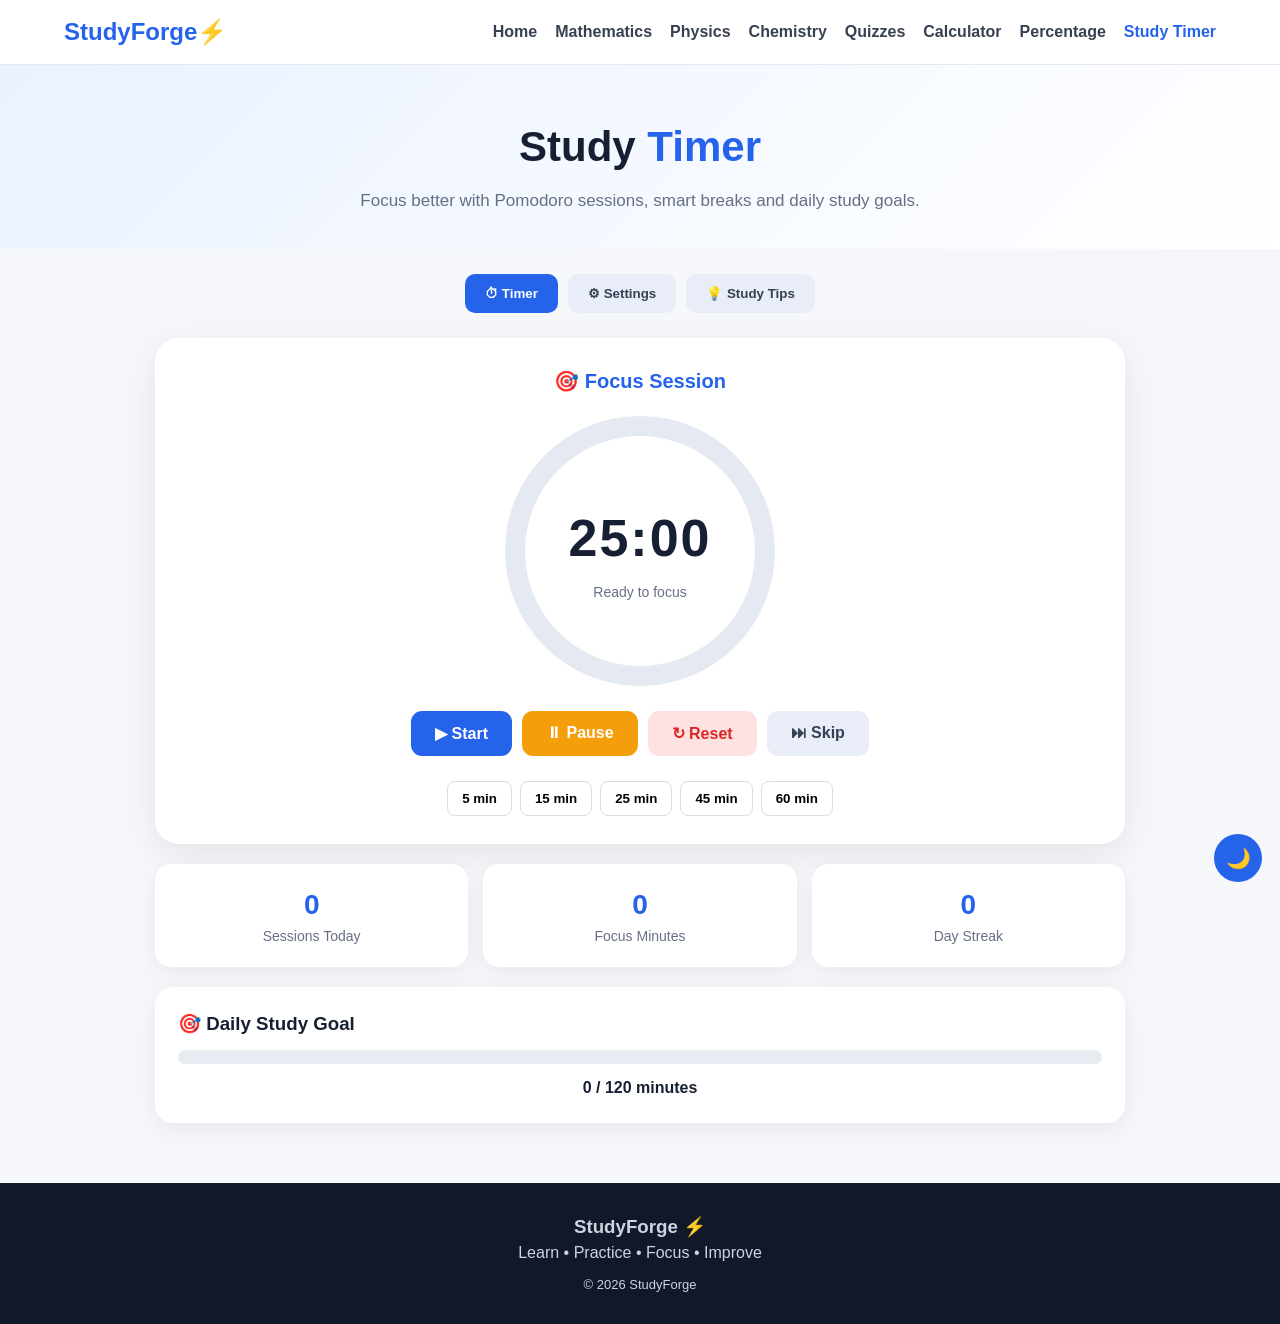
<file: study-timer.html>
<!DOCTYPE html>
<html lang="en">
<head>
<meta charset="UTF-8">
<meta name="viewport" content="width=device-width, initial-scale=1.0">

<title>StudyForge — Study Timer</title>

<meta name="description"
content="StudyForge Study Timer — Pomodoro timer, custom study sessions, breaks, daily goals and focus tracking.">

<style>
*{
    margin:0;
    padding:0;
    box-sizing:border-box;
}

html{
    scroll-behavior:smooth;
}

body{
    font-family:Arial,sans-serif;
    background:#f5f7fb;
    color:#172033;
    line-height:1.5;
    transition:.3s;
}

body.dark{
    background:#101522;
    color:#f5f7ff;
}

/* =========================
   NAVBAR
========================= */

.navbar{
    position:sticky;
    top:0;
    z-index:1000;
    background:#fff;
    border-bottom:1px solid #e5e8ef;
    padding:14px 5%;
    display:flex;
    align-items:center;
    justify-content:space-between;
}

.dark .navbar{
    background:#171d2b;
    border-color:#293246;
}

.logo{
    font-size:24px;
    font-weight:800;
    color:#2563eb;
}

.logo span{
    color:#111827;
}

.dark .logo span{
    color:#fff;
}

.nav-links{
    display:flex;
    gap:18px;
    align-items:center;
}

.nav-links a{
    text-decoration:none;
    color:#374151;
    font-weight:600;
}

.dark .nav-links a{
    color:#e5e7eb;
}

.nav-links a:hover,
.nav-links a.active{
    color:#2563eb;
}

.menu-btn{
    display:none;
    font-size:25px;
    cursor:pointer;
}

/* =========================
   HERO
========================= */

.hero{
    text-align:center;
    padding:50px 20px 35px;
    background:linear-gradient(135deg,#eaf2ff,#fff);
}

.dark .hero{
    background:linear-gradient(135deg,#17213a,#101522);
}

.hero h1{
    font-size:42px;
    margin-bottom:10px;
}

.hero h1 span{
    color:#2563eb;
}

.hero p{
    max-width:700px;
    margin:auto;
    color:#667085;
    font-size:17px;
}

.dark .hero p{
    color:#b9c1d1;
}

/* =========================
   TABS
========================= */

.tabs{
    max-width:900px;
    margin:25px auto 10px;
    padding:0 15px;
    display:flex;
    justify-content:center;
    gap:10px;
    flex-wrap:wrap;
}

.tab{
    border:0;
    padding:12px 20px;
    border-radius:10px;
    background:#e8edf7;
    color:#334155;
    font-weight:700;
    cursor:pointer;
}

.dark .tab{
    background:#252e40;
    color:#e5e7eb;
}

.tab.active{
    background:#2563eb;
    color:white;
}

/* =========================
   CONTAINER
========================= */

.container{
    max-width:1000px;
    margin:auto;
    padding:15px 15px 60px;
}

.section{
    display:none;
}

.section.active{
    display:block;
}

/* =========================
   TIMER
========================= */

.timer-card{
    background:#fff;
    border-radius:24px;
    padding:28px;
    box-shadow:0 10px 35px rgba(0,0,0,.08);
    text-align:center;
}

.dark .timer-card{
    background:#171d2b;
    box-shadow:0 10px 35px rgba(0,0,0,.25);
}

.mode-title{
    font-size:20px;
    font-weight:800;
    color:#2563eb;
    margin-bottom:20px;
}

.timer-circle{
    width:270px;
    height:270px;
    margin:10px auto 25px;
    border-radius:50%;
    display:flex;
    justify-content:center;
    align-items:center;
    position:relative;
    background:conic-gradient(
        #2563eb 0deg,
        #2563eb 0deg,
        #e5eaf2 0deg
    );
}

.dark .timer-circle{
    background:conic-gradient(
        #2563eb 0deg,
        #2563eb 0deg,
        #30394b 0deg
    );
}

.timer-circle::before{
    content:"";
    position:absolute;
    width:230px;
    height:230px;
    border-radius:50%;
    background:#fff;
}

.dark .timer-circle::before{
    background:#171d2b;
}

.timer-content{
    position:relative;
    z-index:2;
}

.time{
    font-size:52px;
    font-weight:800;
    letter-spacing:2px;
}

.status{
    color:#667085;
    font-size:14px;
    margin-top:5px;
}

.dark .status{
    color:#b9c1d1;
}

/* =========================
   CONTROLS
========================= */

.controls{
    display:flex;
    justify-content:center;
    gap:10px;
    flex-wrap:wrap;
}

.control-btn{
    border:0;
    border-radius:11px;
    padding:13px 24px;
    font-size:16px;
    font-weight:700;
    cursor:pointer;
}

.start-btn{
    background:#2563eb;
    color:white;
}

.pause-btn{
    background:#f59e0b;
    color:white;
}

.reset-btn{
    background:#fee2e2;
    color:#dc2626;
}

.skip-btn{
    background:#e8edf7;
    color:#334155;
}

.dark .skip-btn{
    background:#293449;
    color:white;
}

/* =========================
   QUICK TIMES
========================= */

.quick-times{
    margin-top:25px;
    display:flex;
    justify-content:center;
    gap:8px;
    flex-wrap:wrap;
}

.quick-times button{
    border:1px solid #d7deea;
    background:#fff;
    padding:9px 14px;
    border-radius:8px;
    cursor:pointer;
    font-weight:600;
}

.dark .quick-times button{
    background:#222b3d;
    color:white;
    border-color:#3b465b;
}

/* =========================
   STATS
========================= */

.stats{
    display:grid;
    grid-template-columns:repeat(3,1fr);
    gap:15px;
    margin-top:20px;
}

.stat{
    background:#fff;
    padding:20px;
    border-radius:16px;
    text-align:center;
    box-shadow:0 7px 22px rgba(0,0,0,.06);
}

.dark .stat{
    background:#171d2b;
}

.stat-number{
    font-size:28px;
    font-weight:800;
    color:#2563eb;
}

.stat-label{
    color:#667085;
    font-size:14px;
}

.dark .stat-label{
    color:#b9c1d1;
}

/* =========================
   SETTINGS
========================= */

.settings-card{
    background:#fff;
    padding:25px;
    border-radius:20px;
    box-shadow:0 8px 28px rgba(0,0,0,.07);
}

.dark .settings-card{
    background:#171d2b;
}

.setting{
    margin-bottom:18px;
}

.setting label{
    display:block;
    font-weight:700;
    margin-bottom:7px;
}

.setting input,
.setting select{
    width:100%;
    padding:13px;
    border:1px solid #d6dce7;
    border-radius:9px;
    font-size:16px;
    background:#fff;
    outline:none;
}

.dark .setting input,
.dark .setting select{
    background:#222b3d;
    color:#fff;
    border-color:#3b465b;
}

.save-btn{
    width:100%;
    border:0;
    padding:14px;
    background:#2563eb;
    color:white;
    font-size:16px;
    font-weight:700;
    border-radius:10px;
    cursor:pointer;
}

/* =========================
   GOAL
========================= */

.goal-card{
    margin-top:20px;
    background:#fff;
    padding:23px;
    border-radius:18px;
    box-shadow:0 8px 25px rgba(0,0,0,.06);
}

.dark .goal-card{
    background:#171d2b;
}

.progress-bar{
    height:14px;
    background:#e7ebf2;
    border-radius:20px;
    overflow:hidden;
    margin:12px 0;
}

.dark .progress-bar{
    background:#2b3445;
}

.progress-fill{
    height:100%;
    width:0%;
    background:#2563eb;
    border-radius:20px;
    transition:.4s;
}

.goal-text{
    text-align:center;
    font-weight:700;
}

/* =========================
   TIPS
========================= */

.tips{
    display:grid;
    grid-template-columns:repeat(3,1fr);
    gap:15px;
    margin-top:20px;
}

.tip{
    background:#fff;
    padding:20px;
    border-radius:15px;
}

.dark .tip{
    background:#171d2b;
}

.tip h3{
    margin-bottom:6px;
}

.tip p{
    font-size:14px;
    color:#667085;
}

.dark .tip p{
    color:#b9c1d1;
}

/* =========================
   FOOTER
========================= */

footer{
    background:#111827;
    color:#cbd5e1;
    text-align:center;
    padding:30px 15px;
}

/* =========================
   THEME
========================= */

.theme-btn{
    position:fixed;
    right:18px;
    bottom:18px;
    width:48px;
    height:48px;
    border:0;
    border-radius:50%;
    background:#2563eb;
    color:white;
    font-size:20px;
    cursor:pointer;
    z-index:500;
}

/* =========================
   MOBILE
========================= */

@media(max-width:850px){

    .nav-links{
        display:none;
        position:absolute;
        top:65px;
        left:0;
        width:100%;
        background:#fff;
        padding:15px;
        flex-direction:column;
        border-bottom:1px solid #ddd;
    }

    .dark .nav-links{
        background:#171d2b;
        border-color:#293246;
    }

    .nav-links.show{
        display:flex;
    }

    .menu-btn{
        display:block;
    }

    .hero h1{
        font-size:32px;
    }

    .stats,
    .tips{
        grid-template-columns:1fr;
    }
}

@media(max-width:500px){

    .timer-card{
        padding:18px;
    }

    .timer-circle{
        width:235px;
        height:235px;
    }

    .timer-circle::before{
        width:200px;
        height:200px;
    }

    .time{
        font-size:42px;
    }

    .control-btn{
        padding:12px 18px;
    }

    .hero{
        padding:40px 15px 30px;
    }
}
</style>
</head>

<body>

<!-- =========================
     NAVBAR
========================= -->

<nav class="navbar">

    <div class="logo">
        StudyForge<span>⚡</span>
    </div>

    <div class="menu-btn" onclick="toggleMenu()">
        ☰
    </div>

    <div class="nav-links" id="navLinks">

        <a href="index.html">Home</a>
        <a href="mathematics.html">Mathematics</a>
        <a href="physics.html">Physics</a>
        <a href="chemistry.html">Chemistry</a>
        <a href="quizzes.html">Quizzes</a>
        <a href="calculator.html">Calculator</a>
        <a href="percentage.html">Percentage</a>
        <a href="study-timer.html" class="active">Study Timer</a>

    </div>

</nav>


<!-- =========================
     HERO
========================= -->

<section class="hero">

    <h1>Study <span>Timer</span></h1>

    <p>
        Focus better with Pomodoro sessions,
        smart breaks and daily study goals.
    </p>

</section>


<!-- =========================
     TABS
========================= -->

<div class="tabs">

    <button class="tab active"
            onclick="openTab('timerSection',this)">
        ⏱ Timer
    </button>

    <button class="tab"
            onclick="openTab('settingsSection',this)">
        ⚙ Settings
    </button>

    <button class="tab"
            onclick="openTab('tipsSection',this)">
        💡 Study Tips
    </button>

</div>


<div class="container">


<!-- =========================
     TIMER SECTION
========================= -->

<section id="timerSection" class="section active">

<div class="timer-card">

    <div class="mode-title" id="modeTitle">
        🎯 Focus Session
    </div>


    <div class="timer-circle" id="timerCircle">

        <div class="timer-content">

            <div class="time" id="time">
                25:00
            </div>

            <div class="status" id="status">
                Ready to focus
            </div>

        </div>

    </div>


    <div class="controls">

        <button class="control-btn start-btn"
                onclick="startTimer()">
            ▶ Start
        </button>

        <button class="control-btn pause-btn"
                onclick="pauseTimer()">
            ⏸ Pause
        </button>

        <button class="control-btn reset-btn"
                onclick="resetTimer()">
            ↻ Reset
        </button>

        <button class="control-btn skip-btn"
                onclick="skipSession()">
            ⏭ Skip
        </button>

    </div>


    <div class="quick-times">

        <button onclick="setQuickTime(5)">
            5 min
        </button>

        <button onclick="setQuickTime(15)">
            15 min
        </button>

        <button onclick="setQuickTime(25)">
            25 min
        </button>

        <button onclick="setQuickTime(45)">
            45 min
        </button>

        <button onclick="setQuickTime(60)">
            60 min
        </button>

    </div>

</div>


<!-- STATS -->

<div class="stats">

    <div class="stat">

        <div class="stat-number"
             id="sessionCount">
            0
        </div>

        <div class="stat-label">
            Sessions Today
        </div>

    </div>


    <div class="stat">

        <div class="stat-number"
             id="focusMinutes">
            0
        </div>

        <div class="stat-label">
            Focus Minutes
        </div>

    </div>


    <div class="stat">

        <div class="stat-number"
             id="streak">
            0
        </div>

        <div class="stat-label">
            Day Streak
        </div>

    </div>

</div>


<!-- DAILY GOAL -->

<div class="goal-card">

    <h3>🎯 Daily Study Goal</h3>

    <div class="progress-bar">

        <div class="progress-fill"
             id="goalProgress">
        </div>

    </div>

    <div class="goal-text"
         id="goalText">
        0 / 120 minutes
    </div>

</div>

</section>


<!-- =========================
     SETTINGS
========================= -->

<section id="settingsSection" class="section">

<div class="settings-card">

    <h2>⚙ Timer Settings</h2>

    <br>

    <div class="setting">

        <label>
            Focus Duration (minutes)
        </label>

        <input
            type="number"
            id="focusDuration"
            min="1"
            max="180"
            value="25"
        >

    </div>


    <div class="setting">

        <label>
            Short Break (minutes)
        </label>

        <input
            type="number"
            id="shortBreak"
            min="1"
            max="60"
            value="5"
        >

    </div>


    <div class="setting">

        <label>
            Long Break (minutes)
        </label>

        <input
            type="number"
            id="longBreak"
            min="1"
            max="120"
            value="15"
        >

    </div>


    <div class="setting">

        <label>
            Sessions Before Long Break
        </label>

        <input
            type="number"
            id="sessionsBeforeLong"
            min="1"
            max="10"
            value="4"
        >

    </div>


    <div class="setting">

        <label>
            Daily Goal (minutes)
        </label>

        <input
            type="number"
            id="dailyGoal"
            min="1"
            max="1440"
            value="120"
        >

    </div>


    <button class="save-btn"
            onclick="saveSettings()">
        💾 Save Settings
    </button>

</div>

</section>


<!-- =========================
     TIPS
========================= -->

<section id="tipsSection" class="section">

<div class="tips">

    <div class="tip">

        <h3>📱 Remove Distractions</h3>

        <p>
            Keep unnecessary apps and notifications
            away while studying.
        </p>

    </div>


    <div class="tip">

        <h3>🧠 Active Recall</h3>

        <p>
            After studying, close your notes and
            try to remember what you learned.
        </p>

    </div>


    <div class="tip">

        <h3>✍️ Take Short Breaks</h3>

        <p>
            Use breaks to rest your mind before
            starting another focus session.
        </p>

    </div>


    <div class="tip">

        <h3>🎯 Set One Goal</h3>

        <p>
            Decide exactly what you want to finish
            before starting the timer.
        </p>

    </div>


    <div class="tip">

        <h3>💧 Stay Hydrated</h3>

        <p>
            Keep water nearby so you don't need
            unnecessary interruptions.
        </p>

    </div>


    <div class="tip">

        <h3>📚 Review</h3>

        <p>
            Spend a few minutes reviewing important
            points after each study block.
        </p>

    </div>

</div>

</section>


</div>


<!-- =========================
     FOOTER
========================= -->

<footer>

    <h3>StudyForge ⚡</h3>

    <p>
        Learn • Practice • Focus • Improve
    </p>

    <p style="margin-top:10px;font-size:13px;">
        © 2026 StudyForge
    </p>

</footer>


<!-- THEME -->

<button class="theme-btn"
        onclick="toggleTheme()"
        title="Toggle Theme">
    🌙
</button>


<script>

/* =========================
   VARIABLES
========================= */

let timerInterval = null;

let totalSeconds = 25 * 60;

let remainingSeconds = totalSeconds;

let timerRunning = false;

let mode = "focus";

let completedSessions = 0;

let focusMinutesToday = 0;

let settings = {

    focus:25,
    shortBreak:5,
    longBreak:15,
    sessionsBeforeLong:4,
    dailyGoal:120

};


/* =========================
   MENU
========================= */

function toggleMenu(){

    document
    .getElementById("navLinks")
    .classList.toggle("show");

}


/* =========================
   TABS
========================= */

function openTab(id,button){

    document
    .querySelectorAll(".section")
    .forEach(section=>{
        section.classList.remove("active");
    });

    document
    .getElementById(id)
    .classList.add("active");

    document
    .querySelectorAll(".tab")
    .forEach(tab=>{
        tab.classList.remove("active");
    });

    button.classList.add("active");

}


/* =========================
   LOAD SETTINGS
========================= */

function loadSettings(){

    const saved =
        localStorage.getItem(
            "studyforgeTimerSettings"
        );

    if(saved){

        try{

            settings =
                Object.assign(
                    settings,
                    JSON.parse(saved)
                );

        }catch(e){}

    }

    document.getElementById(
        "focusDuration"
    ).value=settings.focus;

    document.getElementById(
        "shortBreak"
    ).value=settings.shortBreak;

    document.getElementById(
        "longBreak"
    ).value=settings.longBreak;

    document.getElementById(
        "sessionsBeforeLong"
    ).value=settings.sessionsBeforeLong;

    document.getElementById(
        "dailyGoal"
    ).value=settings.dailyGoal;

}


/* =========================
   SAVE SETTINGS
========================= */

function saveSettings(){

    settings.focus =
        getPositiveValue(
            "focusDuration",
            25
        );

    settings.shortBreak =
        getPositiveValue(
            "shortBreak",
            5
        );

    settings.longBreak =
        getPositiveValue(
            "longBreak",
            15
        );

    settings.sessionsBeforeLong =
        getPositiveValue(
            "sessionsBeforeLong",
            4
        );

    settings.dailyGoal =
        getPositiveValue(
            "dailyGoal",
            120
        );


    localStorage.setItem(
        "studyforgeTimerSettings",
        JSON.stringify(settings)
    );


    if(!timerRunning){

        if(mode==="focus"){

            totalSeconds =
                settings.focus * 60;

        }

        else if(mode==="shortBreak"){

            totalSeconds =
                settings.shortBreak * 60;

        }

        else{

            totalSeconds =
                settings.longBreak * 60;

        }

        remainingSeconds =
            totalSeconds;

        updateDisplay();

    }


    alert("Settings saved successfully!");


    updateGoal();

}


function getPositiveValue(id,fallback){

    let n =
        Number(
            document.getElementById(id).value
        );

    if(!Number.isFinite(n) || n<=0){

        return fallback;

    }

    return Math.round(n);

}


/* =========================
   START TIMER
========================= */

function startTimer(){

    if(timerRunning) return;

    timerRunning=true;

    document.getElementById(
        "status"
    ).textContent="Focus mode running...";


    timerInterval =
        setInterval(()=>{

            if(remainingSeconds > 0){

                remainingSeconds--;

                updateDisplay();

            }

            else{

                completeSession();

            }

        },1000);

}


/* =========================
   PAUSE
========================= */

function pauseTimer(){

    if(!timerRunning) return;

    clearInterval(timerInterval);

    timerInterval=null;

    timerRunning=false;

    document.getElementById(
        "status"
    ).textContent="Paused";

}


/* =========================
   RESET
========================= */

function resetTimer(){

    clearInterval(timerInterval);

    timerInterval=null;

    timerRunning=false;

    if(mode==="focus"){

        totalSeconds =
            settings.focus * 60;

    }

    else if(mode==="shortBreak"){

        totalSeconds =
            settings.shortBreak * 60;

    }

    else{

        totalSeconds =
            settings.longBreak * 60;

    }

    remainingSeconds =
        totalSeconds;

    document.getElementById(
        "status"
    ).textContent="Ready to focus";

    updateDisplay();

}


/* =========================
   SKIP
========================= */

function skipSession(){

    clearInterval(timerInterval);

    timerInterval=null;

    timerRunning=false;

    switchMode();

}


/* =========================
   COMPLETE
========================= */

function completeSession(){

    clearInterval(timerInterval);

    timerInterval=null;

    timerRunning=false;


    if(mode==="focus"){

        completedSessions++;

        focusMinutesToday += settings.focus;

        saveDailyData();

        updateStats();

    }


    playSound();

    switchMode();

}


/* =========================
   SWITCH MODE
========================= */

function switchMode(){

    if(mode==="focus"){

        if(
            completedSessions > 0 &&
            completedSessions %
            settings.sessionsBeforeLong === 0
        ){

            mode="longBreak";

            totalSeconds =
                settings.longBreak*60;

            document.getElementById(
                "modeTitle"
            ).textContent=
                "🌿 Long Break";

        }

        else{

            mode="shortBreak";

            totalSeconds =
                settings.shortBreak*60;

            document.getElementById(
                "modeTitle"
            ).textContent=
                "☕ Short Break";

        }

    }

    else{

        mode="focus";

        totalSeconds =
            settings.focus*60;

        document.getElementById(
            "modeTitle"
        ).textContent=
            "🎯 Focus Session";

    }


    remainingSeconds=totalSeconds;

    document.getElementById(
        "status"
    ).textContent=
        mode==="focus"
        ? "Ready to focus"
        : "Take a break";

    updateDisplay();

}


/* =========================
   DISPLAY
========================= */

function updateDisplay(){

    let minutes =
        Math.floor(
            remainingSeconds/60
        );

    let seconds =
        remainingSeconds%60;


    document.getElementById(
        "time"
    ).textContent =
        String(minutes).padStart(2,"0")
        +":"+
        String(seconds).padStart(2,"0");


    let progress =
        totalSeconds > 0
        ? (
            (totalSeconds-remainingSeconds)
            /totalSeconds
        )*360
        : 0;


    let circle =
        document.getElementById(
            "timerCircle"
        );


    circle.style.background =
        `conic-gradient(
            #2563eb ${progress}deg,
            ${document.body.classList.contains("dark")
                ? "#30394b"
                : "#e5eaf2"} ${progress}deg
        )`;


    document.title =
        document.getElementById(
            "time"
        ).textContent+
        " — StudyForge";

}


/* =========================
   QUICK TIME
========================= */

function setQuickTime(minutes){

    clearInterval(timerInterval);

    timerInterval=null;

    timerRunning=false;

    mode="focus";

    totalSeconds =
        minutes*60;

    remainingSeconds =
        totalSeconds;

    document.getElementById(
        "modeTitle"
    ).textContent=
        "🎯 Focus Session";

    document.getElementById(
        "status"
    ).textContent=
        "Ready to focus";

    updateDisplay();

}


/* =========================
   DAILY DATA
========================= */

function getTodayKey(){

    let date =
        new Date();

    return date.getFullYear()
        +"-"+
        String(
            date.getMonth()+1
        ).padStart(2,"0")
        +"-"+
        String(
            date.getDate()
        ).padStart(2,"0");

}


function saveDailyData(){

    let key =
        getTodayKey();

    localStorage.setItem(
        "studyforgeDailyData",
        JSON.stringify({
            date:key,
            sessions:completedSessions,
            minutes:focusMinutesToday
        })
    );

}


/* =========================
   LOAD DAILY DATA
========================= */

function loadDailyData(){

    let saved =
        localStorage.getItem(
            "studyforgeDailyData"
        );

    if(!saved) return;

    try{

        let data =
            JSON.parse(saved);

        if(data.date===getTodayKey()){

            completedSessions =
                data.sessions || 0;

            focusMinutesToday =
                data.minutes || 0;

        }

    }catch(e){}

}


/* =========================
   STATS
========================= */

function updateStats(){

    document.getElementById(
        "sessionCount"
    ).textContent=
        completedSessions;

    document.getElementById(
        "focusMinutes"
    ).textContent=
        focusMinutesToday;

    updateGoal();

    updateStreak();

}


/* =========================
   GOAL
========================= */

function updateGoal(){

    let goal =
        settings.dailyGoal;

    let percent =
        Math.min(
            (focusMinutesToday/goal)*100,
            100
        );

    document.getElementById(
        "goalProgress"
    ).style.width=
        percent+"%";


    document.getElementById(
        "goalText"
    ).textContent=
        focusMinutesToday+
        " / "+
        goal+
        " minutes";


}


/* =========================
   STREAK
========================= */

function updateStreak(){

    let streak =
        Number(
            localStorage.getItem(
                "studyforgeStreak"
            ) || 0
        );

    let lastDate =
        localStorage.getItem(
            "studyforgeLastStudyDate"
        );

    let today =
        getTodayKey();


    if(completedSessions>0){

        if(lastDate!==today){

            let yesterday =
                new Date();

            yesterday.setDate(
                yesterday.getDate()-1
            );

            let yesterdayKey =
                yesterday.getFullYear()
                +"-"+
                String(
                    yesterday.getMonth()+1
                ).padStart(2,"0")
                +"-"+
                String(
                    yesterday.getDate()
                ).padStart(2,"0");


            if(lastDate===yesterdayKey){

                streak++;

            }

            else{

                streak=1;

            }


            localStorage.setItem(
                "studyforgeStreak",
                streak
            );

            localStorage.setItem(
                "studyforgeLastStudyDate",
                today
            );

        }

    }


    document.getElementById(
        "streak"
    ).textContent=streak;

}


/* =========================
   SOUND
========================= */

function playSound(){

    try{

        const AudioContext =
            window.AudioContext ||
            window.webkitAudioContext;

        if(!AudioContext) return;

        const ctx =
            new AudioContext();

        const oscillator =
            ctx.createOscillator();

        const gain =
            ctx.createGain();

        oscillator.connect(gain);

        gain.connect(ctx.destination);

        oscillator.frequency.value=800;

        oscillator.type="sine";

        gain.gain.setValueAtTime(
            0.2,
            ctx.currentTime
        );

        oscillator.start();

        gain.gain.exponentialRampToValueAtTime(
            0.001,
            ctx.currentTime+1
        );

        oscillator.stop(
            ctx.currentTime+1
        );

    }catch(e){}

}


/* =========================
   DARK MODE
========================= */

function toggleTheme(){

    document.body.classList.toggle("dark");

    let dark =
        document.body.classList.contains(
            "dark"
        );

    localStorage.setItem(
        "studyforgeTheme",
        dark
        ? "dark"
        : "light"
    );

    document.querySelector(
        ".theme-btn"
    ).textContent =
        dark
        ? "☀️"
        : "🌙";

    updateDisplay();

}


function loadTheme(){

    let theme =
        localStorage.getItem(
            "studyforgeTheme"
        );

    if(theme==="dark"){

        document.body.classList.add("dark");

        document.querySelector(
            ".theme-btn"
        ).textContent="☀️";

    }

}


/* =========================
   KEYBOARD
========================= */

document.addEventListener(
    "keydown",
    function(event){

        if(event.code==="Space"){

            event.preventDefault();

            if(timerRunning){

                pauseTimer();

            }

            else{

                startTimer();

            }

        }

        if(event.key==="r" ||
           event.key==="R"){

            resetTimer();

        }

    }
);


/* =========================
   INITIALIZE
========================= */

loadTheme();

loadSettings();

loadDailyData();

totalSeconds =
    settings.focus*60;

remainingSeconds =
    totalSeconds;

updateDisplay();

updateStats();

</script>

</body>
</html>
</file>
<file: formula.css>
/* =========================================
   STUDYFORGE — PHYSICS FORMULA LIBRARY
   formulas.css
   ========================================= */


/* =========================================
   RESET
   ========================================= */

* {
    margin: 0;
    padding: 0;
    box-sizing: border-box;
}

html {
    scroll-behavior: smooth;
}

body {
    font-family: Arial, sans-serif;
    background: #f5f7fb;
    color: #172033;
    line-height: 1.6;
}


/* =========================================
   NAVBAR
   ========================================= */

.navbar {
    width: 100%;
    padding: 15px 20px;

    display: flex;
    align-items: center;
    justify-content: space-between;

    background: #ffffff;
    border-bottom: 1px solid #e5e7eb;

    position: sticky;
    top: 0;
    z-index: 1000;
}

.logo {
    font-size: 21px;
    font-weight: bold;
}

.logo a {
    text-decoration: none;
    color: #172033;
}

#navMenu {
    display: flex;
    align-items: center;
    gap: 22px;
}

#navMenu a {
    text-decoration: none;
    color: #172033;
    font-weight: 600;
    transition: 0.2s;
}

#navMenu a:hover {
    color: #2563eb;
}


/* =========================================
   MENU + THEME BUTTON
   ========================================= */

.menu-btn,
.theme-btn {
    border: none;
    background: transparent;
    cursor: pointer;
    font-size: 22px;
}

.menu-btn {
    display: none;
}

.theme-btn {
    padding: 3px;
}


/* =========================================
   HERO
   ========================================= */

.hero {
    padding: 80px 20px;

    text-align: center;

    background: linear-gradient(
        135deg,
        #eef5ff,
        #ffffff
    );
}

.hero-content {
    max-width: 850px;
    margin: auto;
}

.hero h1 {
    font-size: clamp(35px, 7vw, 60px);
    line-height: 1.15;
    margin-bottom: 18px;
}

.hero h1 span {
    color: #2563eb;
}

.hero p {
    max-width: 700px;
    margin: auto;

    color: #667085;
    font-size: 17px;
}


/* =========================================
   FORMULA SECTION
   ========================================= */

.formula-section {
    padding: 60px 20px;
}

.formula-container {
    width: 100%;
    max-width: 1100px;
    margin: auto;
}


/* =========================================
   FORMULA TOPIC
   ========================================= */

.formula-topic {
    margin-bottom: 55px;
}

.formula-topic h2 {
    margin-bottom: 22px;

    font-size: 29px;
    color: #172033;

    position: relative;
    padding-left: 14px;
}

.formula-topic h2::before {
    content: "";

    position: absolute;
    left: 0;
    top: 5px;

    width: 5px;
    height: 30px;

    background: #2563eb;
    border-radius: 5px;
}


/* =========================================
   FORMULA GRID
   ========================================= */

.formula-grid {
    display: grid;

    grid-template-columns:
        repeat(auto-fit, minmax(260px, 1fr));

    gap: 20px;
}


/* =========================================
   FORMULA BOX
   ========================================= */

.formula-box {
    padding: 22px;

    background: #ffffff;

    border: 1px solid #e1e5eb;
    border-radius: 15px;

    box-shadow:
        0 5px 15px rgba(0, 0, 0, 0.05);

    transition:
        transform 0.2s ease,
        box-shadow 0.2s ease,
        border-color 0.2s ease;
}

.formula-box:hover {
    transform: translateY(-5px);

    border-color: #2563eb;

    box-shadow:
        0 12px 28px rgba(37, 99, 235, 0.12);
}


/* =========================================
   FORMULA BOX HEADING
   ========================================= */

.formula-box h3 {
    margin-bottom: 10px;

    font-size: 18px;
    color: #172033;
}


/* =========================================
   FORMULA TEXT
   ========================================= */

.formula {
    margin: 12px 0;

    padding: 10px 12px;

    background: #eef5ff;

    border-radius: 8px;

    font-size: 20px;
    font-weight: bold;

    color: #2563eb;

    word-break: break-word;
}


/* =========================================
   DESCRIPTION
   ========================================= */

.formula-box p {
    margin: 7px 0;

    color: #596273;
    font-size: 15px;
}


/* =========================================
   SYMBOL
   ========================================= */

.symbol {
    display: block;

    margin-top: 10px;

    font-size: 14px;

    color: #667085;
}


/* =========================================
   SPECIAL FORMULA HIGHLIGHT
   ========================================= */

.formula-box .formula strong {
    color: #1d4ed8;
}


/* =========================================
   FOOTER
   ========================================= */

footer {
    margin-top: 30px;

    padding: 40px 20px;

    text-align: center;

    background: #111827;

    color: #ffffff;
}

footer p {
    margin-top: 7px;

    color: #cbd5e1;
}

.copyright {
    font-size: 13px;
}


/* =========================================
   DARK MODE
   ========================================= */

body.dark {
    background: #0b0d12;
    color: #f8fafc;
}


/* Navbar */

body.dark .navbar {
    background: #151922;
    border-color: #292e3a;
}

body.dark .logo a {
    color: #f8fafc;
}

body.dark #navMenu a {
    color: #f8fafc;
}

body.dark #navMenu a:hover {
    color: #60a5fa;
}


/* Hero */

body.dark .hero {
    background: linear-gradient(
        135deg,
        #111827,
        #151922
    );
}

body.dark .hero p {
    color: #aab4c5;
}


/* Topics */

body.dark .formula-topic h2 {
    color: #f8fafc;
}


/* Formula cards */

body.dark .formula-box {
    background: #151922;

    border-color: #292e3a;

    box-shadow:
        0 5px 15px rgba(0, 0, 0, 0.25);
}

body.dark .formula-box:hover {
    border-color: #3b82f6;

    box-shadow:
        0 12px 28px rgba(37, 99, 235, 0.18);
}

body.dark .formula-box h3 {
    color: #f8fafc;
}

body.dark .formula-box p {
    color: #aab4c5;
}

body.dark .formula {
    background: #1e293b;
    color: #60a5fa;
}

body.dark .symbol {
    color: #aab4c5;
}


/* =========================================
   MOBILE NAVBAR
   ========================================= */

@media (max-width: 800px) {

    .navbar {
        padding: 14px 16px;
    }

    .menu-btn {
        display: block;
    }

    #navMenu {
        display: none;

        position: absolute;

        top: 64px;
        left: 0;

        width: 100%;

        padding: 20px;

        background: #ffffff;

        flex-direction: column;
        align-items: flex-start;

        gap: 16px;

        border-bottom: 1px solid #e5e7eb;

        box-shadow:
            0 8px 20px rgba(0, 0, 0, 0.08);
    }

    #navMenu.active {
        display: flex;
    }

    body.dark #navMenu {
        background: #151922;
        border-color: #292e3a;
    }

    .formula-section {
        padding: 45px 15px;
    }

    .formula-topic {
        margin-bottom: 45px;
    }

    .formula-grid {
        grid-template-columns: 1fr;
    }
}


/* =========================================
   SMALL MOBILE
   ========================================= */

@media (max-width: 500px) {

    .logo {
        font-size: 18px;
    }

    .hero {
        padding: 55px 16px;
    }

    .hero h1 {
        font-size: 35px;
    }

    .hero p {
        font-size: 15px;
    }

    .formula-section {
        padding: 40px 13px;
    }

    .formula-topic h2 {
        font-size: 23px;
        padding-left: 12px;
    }

    .formula-topic h2::before {
        width: 4px;
        height: 25px;
        top: 4px;
    }

    .formula-box {
        padding: 18px;
        border-radius: 13px;
    }

    .formula-box h3 {
        font-size: 17px;
    }

    .formula {
        font-size: 18px;
        padding: 9px 10px;
    }

    .formula-box p {
        font-size: 14px;
    }

    footer {
        padding: 30px 15px;
    }
}
</file>
<file: numericals.css>
/* =========================================
   STUDYFORGE — PHYSICS NUMERICALS
   numericals.css
   ========================================= */

/* RESET */
* {
    margin: 0;
    padding: 0;
    box-sizing: border-box;
}

html {
    scroll-behavior: smooth;
}

body {
    font-family: Arial, sans-serif;
    background: #f5f7fb;
    color: #172033;
    line-height: 1.6;
    min-height: 100vh;
}


/* =========================================
   NAVBAR
   ========================================= */

.navbar {
    width: 100%;
    padding: 15px 20px;

    display: flex;
    align-items: center;
    justify-content: space-between;

    background: #ffffff;
    border-bottom: 1px solid #e5e7eb;

    position: sticky;
    top: 0;
    z-index: 1000;
}

.logo {
    text-decoration: none;
    color: #172033;

    font-size: 21px;
    font-weight: bold;
}

#navMenu {
    display: flex;
    align-items: center;
    gap: 24px;
}

#navMenu a {
    text-decoration: none;
    color: #172033;
    font-weight: 600;
    transition: 0.2s;
}

#navMenu a:hover {
    color: #2563eb;
}

.menu-btn,
.theme-btn {
    border: none;
    background: transparent;
    cursor: pointer;
    font-size: 22px;
}

.menu-btn {
    display: none;
}


/* =========================================
   MAIN SECTION
   ========================================= */

.section {
    width: 100%;
    max-width: 1100px;

    margin: auto;

    padding: 70px 20px;
}


/* =========================================
   SECTION HEADING
   ========================================= */

.section-heading {
    text-align: center;
    margin-bottom: 40px;
}

.section-heading span {
    display: inline-block;

    color: #2563eb;

    font-size: 13px;
    font-weight: bold;

    letter-spacing: 1.5px;
}

.section-heading h1 {
    margin-top: 10px;

    font-size: clamp(35px, 7vw, 55px);

    line-height: 1.15;
}

.section-heading p {
    margin-top: 12px;

    color: #667085;

    font-size: 17px;
}


/* =========================================
   NUMERICAL BOX
   ========================================= */

.numerical-box {
    width: 100%;
    max-width: 760px;

    margin: auto;

    padding: 32px;

    background: #ffffff;

    border: 1px solid #e5e7eb;

    border-radius: 22px;

    box-shadow:
        0 10px 30px rgba(0, 0, 0, 0.06);
}


/* =========================================
   QUESTION NUMBER
   ========================================= */

.question-number {
    display: inline-block;

    margin-bottom: 15px;

    padding: 6px 12px;

    background: #eef5ff;

    border-radius: 20px;

    color: #2563eb;

    font-size: 14px;
    font-weight: bold;
}


/* =========================================
   QUESTION
   ========================================= */

.question {
    margin-bottom: 28px;

    font-size: 23px;
    font-weight: bold;

    line-height: 1.5;

    color: #172033;
}


/* =========================================
   ANSWER AREA
   ========================================= */

.answer-area {
    display: flex;
    gap: 12px;
    align-items: stretch;
}

.answer-area input {
    flex: 1;

    min-width: 0;

    padding: 14px 16px;

    border: 1px solid #d1d5db;

    border-radius: 11px;

    background: #ffffff;

    color: #172033;

    font-size: 16px;

    outline: none;

    transition: 0.2s;
}

.answer-area input:focus {
    border-color: #2563eb;

    box-shadow:
        0 0 0 3px rgba(37, 99, 235, 0.12);
}


/* Remove number arrows */

.answer-area input::-webkit-outer-spin-button,
.answer-area input::-webkit-inner-spin-button {
    -webkit-appearance: none;
    margin: 0;
}

.answer-area input[type="number"] {
    appearance: textfield;
}


/* =========================================
   BUTTON
   ========================================= */

.btn {
    display: inline-block;

    padding: 13px 22px;

    border: none;

    border-radius: 11px;

    text-decoration: none;

    font-size: 15px;
    font-weight: bold;

    cursor: pointer;

    transition:
        transform 0.2s,
        box-shadow 0.2s,
        background 0.2s;
}

.btn.primary {
    background: #2563eb;
    color: #ffffff;
}

.btn.primary:hover {
    background: #1d4ed8;

    transform: translateY(-2px);

    box-shadow:
        0 8px 18px rgba(37, 99, 235, 0.25);
}

.btn:active {
    transform: scale(0.97);
}


/* =========================================
   MESSAGE
   ========================================= */

.message {
    margin-top: 20px;

    padding: 14px 16px;

    min-height: 0;

    border-radius: 10px;

    font-size: 16px;
    font-weight: bold;

    line-height: 1.6;
}


/* =========================================
   NEXT BUTTON
   ========================================= */

.next-btn {
    margin-top: 20px;

    display: none;
}


/* =========================================
   SCORE
   ========================================= */

.score {
    margin-top: 28px;

    padding: 22px;

    text-align: center;

    font-size: 25px;
    font-weight: bold;

    background: #eef5ff;

    color: #2563eb;

    border-radius: 15px;

    border: 1px solid #dbeafe;
}


/* =========================================
   FOOTER
   ========================================= */

footer {
    margin-top: 30px;

    padding: 40px 20px;

    text-align: center;

    background: #111827;

    color: #ffffff;
}

footer h2 {
    font-size: 23px;
}

footer p {
    margin-top: 7px;

    color: #cbd5e1;
}


/* =========================================
   DARK MODE
   ========================================= */

body.dark {
    background: #0b0d12;
    color: #f8fafc;
}


/* Navbar */

body.dark .navbar {
    background: #151922;
    border-color: #292e3a;
}

body.dark .logo {
    color: #f8fafc;
}

body.dark #navMenu a {
    color: #f8fafc;
}

body.dark #navMenu a:hover {
    color: #60a5fa;
}


/* Heading */

body.dark .section-heading p {
    color: #aab4c5;
}


/* Numerical box */

body.dark .numerical-box {
    background: #151922;

    border-color: #292e3a;

    box-shadow:
        0 10px 30px rgba(0, 0, 0, 0.3);
}


/* Question */

body.dark .question {
    color: #f8fafc;
}

body.dark .question-number {
    background: #1e293b;
    color: #60a5fa;
}


/* Input */

body.dark .answer-area input {
    background: #202536;

    color: #ffffff;

    border-color: #3b4355;
}

body.dark .answer-area input::placeholder {
    color: #8993a7;
}

body.dark .answer-area input:focus {
    border-color: #60a5fa;

    box-shadow:
        0 0 0 3px rgba(96, 165, 250, 0.12);
}


/* Score */

body.dark .score {
    background: #172554;

    border-color: #1e40af;

    color: #60a5fa;
}


/* Mobile menu */

body.dark #navMenu {
    background: #151922;

    border-color: #292e3a;
}


/* =========================================
   TABLET / MOBILE
   ========================================= */

@media (max-width: 800px) {

    .navbar {
        padding: 14px 16px;
    }

    .menu-btn {
        display: block;
    }

    #navMenu {
        display: none;

        position: absolute;

        top: 64px;
        left: 0;

        width: 100%;

        padding: 20px;

        background: #ffffff;

        flex-direction: column;
        align-items: flex-start;

        gap: 16px;

        border-bottom: 1px solid #e5e7eb;

        box-shadow:
            0 8px 20px rgba(0, 0, 0, 0.08);
    }

    #navMenu.active {
        display: flex;
    }

    .section {
        padding: 55px 16px;
    }

    .numerical-box {
        padding: 26px;
    }

    .question {
        font-size: 21px;
    }
}


/* =========================================
   SMALL MOBILE
   ========================================= */

@media (max-width: 500px) {

    .navbar {
        padding: 13px 15px;
    }

    .logo {
        font-size: 18px;
    }

    .section {
        padding: 45px 12px;
    }

    .section-heading {
        margin-bottom: 30px;
    }

    .section-heading h1 {
        font-size: 35px;
    }

    .section-heading p {
        font-size: 15px;
    }

    .numerical-box {
        padding: 20px;

        border-radius: 17px;
    }

    .question-number {
        font-size: 13px;
    }

    .question {
        font-size: 19px;
    }

    .answer-area {
        flex-direction: column;
    }

    .answer-area input {
        width: 100%;
    }

    .answer-area .btn {
        width: 100%;
    }

    .next-btn {
        width: 100%;
    }

    .score {
        font-size: 21px;
    }

    footer {
        padding: 30px 15px;
    }
}
</file>
<file: physics.css>
/* ==============================
   STUDYFORGE — PHYSICS CSS
   ============================== */

* {
    margin: 0;
    padding: 0;
    box-sizing: border-box;
}

html {
    scroll-behavior: smooth;
}

body {
    font-family: Arial, sans-serif;
    background: #f5f7fb;
    color: #172033;
    line-height: 1.6;
}


/* ==============================
   NAVBAR
   ============================== */

.navbar {
    width: 100%;
    padding: 15px 20px;
    display: flex;
    align-items: center;
    justify-content: space-between;

    background: #ffffff;
    border-bottom: 1px solid #e5e7eb;

    position: sticky;
    top: 0;
    z-index: 1000;
}

.logo {
    text-decoration: none;
    color: #172033;
    font-size: 21px;
    font-weight: bold;
}

#navMenu {
    display: flex;
    align-items: center;
    gap: 22px;
}

#navMenu a {
    text-decoration: none;
    color: #172033;
    font-weight: 600;
}

#navMenu a:hover {
    color: #2563eb;
}

.menu-btn,
.theme-btn {
    border: none;
    background: transparent;
    font-size: 22px;
    cursor: pointer;
}

.menu-btn {
    display: none;
}


/* ==============================
   HERO
   ============================== */

.hero {
    min-height: 420px;
    padding: 70px 20px;

    display: flex;
    justify-content: center;
    align-items: center;

    text-align: center;

    background: linear-gradient(
        135deg,
        #eef5ff,
        #ffffff
    );
}

.hero-content {
    max-width: 850px;
}

.badge {
    display: inline-block;

    padding: 7px 14px;

    border-radius: 30px;

    background: #e0edff;
    color: #2563eb;

    font-size: 13px;
    font-weight: bold;
}

.hero h1 {
    margin-top: 18px;

    font-size: clamp(36px, 7vw, 64px);
    line-height: 1.1;
}

.hero h1 span {
    color: #2563eb;
}

.hero p {
    margin: 20px auto;

    max-width: 650px;

    color: #5b6475;
    font-size: 17px;
}


/* ==============================
   BUTTONS
   ============================== */

.btn {
    display: inline-block;

    padding: 12px 22px;

    border-radius: 10px;

    text-decoration: none;
    font-weight: bold;

    transition: 0.2s;
}

.btn.primary {
    background: #2563eb;
    color: white;
}

.btn.secondary {
    background: white;
    color: #2563eb;
    border: 1px solid #2563eb;
}

.btn:hover {
    transform: translateY(-2px);
}


/* ==============================
   SECTIONS
   ============================== */

.section {
    padding: 70px 20px;

    max-width: 1150px;
    margin: auto;
}

.section-heading {
    text-align: center;
    margin-bottom: 35px;
}

.section-heading > span {
    color: #2563eb;

    font-size: 13px;
    font-weight: bold;

    letter-spacing: 1px;
}

.section-heading h2 {
    margin-top: 8px;
    font-size: 32px;
}

.section-heading p {
    margin-top: 8px;
    color: #667085;
}


/* ==============================
   CARD GRID
   ============================== */

.card-grid {
    display: grid;

    grid-template-columns:
        repeat(3, 1fr);

    gap: 20px;
}


/* ==============================
   SUBJECT CARDS
   ============================== */

.subject-card {
    display: block;

    background: white;

    padding: 25px;

    border-radius: 16px;

    text-decoration: none;
    color: inherit;

    border: 1px solid #e5e7eb;

    transition:
        transform 0.25s ease,
        box-shadow 0.25s ease,
        border-color 0.25s ease;
}

.subject-card:hover {
    transform: translateY(-5px);

    border-color: #2563eb;

    box-shadow:
        0 10px 25px rgba(0, 0, 0, 0.08);
}

.card-icon {
    font-size: 35px;
    margin-bottom: 12px;
}

.subject-card h3 {
    font-size: 21px;
    margin-bottom: 8px;
}

.subject-card p {
    color: #667085;
}

.subject-card > span {
    display: inline-block;

    margin-top: 15px;

    color: #2563eb;
    font-weight: bold;
}

.subject-card small {
    display: inline-block;

    margin-bottom: 8px;

    color: #667085;
    font-weight: bold;
}


/* ==============================
   PHYSICS TOPICS
   ============================== */

.physics-topic {
    background: white;

    padding: 25px;
    margin-bottom: 18px;

    border-radius: 15px;

    border: 1px solid #e5e7eb;
}

.physics-topic h3 {
    margin-bottom: 8px;
    color: #2563eb;
}

.physics-topic p {
    color: #596273;
}


/* ==============================
   TOPIC LIBRARY
   ============================== */

#topicGrid .subject-card {
    cursor: pointer;
}

#topicGrid .subject-card:hover {
    transform: translateY(-6px);
}


/* ==============================
   TOPIC DETAILS
   ============================== */

#topicDetails {
    scroll-margin-top: 80px;
}

#topicDetails .feature {
    white-space: pre-line;
}

#topicDefinition,
#topicFormula,
#topicExample,
#topicQuestions {
    white-space: pre-line;

    line-height: 1.8;
}


/* ==============================
   FEATURES
   ============================== */

.features-grid {
    display: grid;

    grid-template-columns:
        repeat(4, 1fr);

    gap: 18px;
}

.feature {
    background: white;

    padding: 25px;

    text-align: center;

    border-radius: 15px;

    border: 1px solid #e5e7eb;
}

.feature > div {
    font-size: 32px;
    margin-bottom: 10px;
}

.feature h3 {
    margin-bottom: 5px;
}

.feature p {
    color: #667085;
    margin-top: 8px;
}


/* ==============================
   FOOTER
   ============================== */

footer {
    padding: 40px 20px;

    text-align: center;

    background: #111827;
    color: white;
}

footer p {
    color: #cbd5e1;
    margin-top: 7px;
}

.copyright {
    font-size: 13px;
}


/* ==============================
   DARK MODE
   ============================== */

body.dark {
    background: #0f172a;
    color: #f8fafc;
}

body.dark .navbar,
body.dark .subject-card,
body.dark .tool-card,
body.dark .feature,
body.dark .physics-topic {
    background: #172033;
    border-color: #263247;
}

body.dark #navMenu a {
    color: #f8fafc;
}

body.dark .logo {
    color: #f8fafc;
}

body.dark .hero {
    background: linear-gradient(
        135deg,
        #111827,
        #172033
    );
}

body.dark .hero p,
body.dark .section-heading p,
body.dark .subject-card p,
body.dark .physics-topic p,
body.dark .feature p {
    color: #aab4c5;
}

body.dark .subject-card small {
    color: #aab4c5;
}

body.dark .btn.secondary {
    background: #172033;
    color: #60a5fa;
}

body.dark #navMenu {
    background: #172033;
    border-color: #263247;
}


/* ==============================
   MOBILE
   ============================== */

@media (max-width: 800px) {

    #navMenu {
        display: none;

        position: absolute;

        top: 65px;
        left: 0;

        width: 100%;

        padding: 20px;

        background: white;

        flex-direction: column;

        gap: 15px;

        border-bottom: 1px solid #e5e7eb;
    }

    #navMenu.active {
        display: flex;
    }

    .menu-btn {
        display: block;
    }

    .card-grid {
        grid-template-columns: 1fr;
    }

    .features-grid {
        grid-template-columns: 1fr 1fr;
    }

    .hero {
        min-height: 380px;
    }

    .section {
        padding: 55px 16px;
    }
}


/* ==============================
   SMALL MOBILE
   ============================== */

@media (max-width: 500px) {

    .navbar {
        padding: 13px 15px;
    }

    .logo {
        font-size: 18px;
    }

    .hero h1 {
        font-size: 38px;
    }

    .hero p {
        font-size: 15px;
    }

    .features-grid {
        grid-template-columns: 1fr;
    }

    .section-heading h2 {
        font-size: 27px;
    }

    .subject-card {
        padding: 20px;
    }

    #topicDetails .feature {
        padding: 20px;
    }
}
</file>
